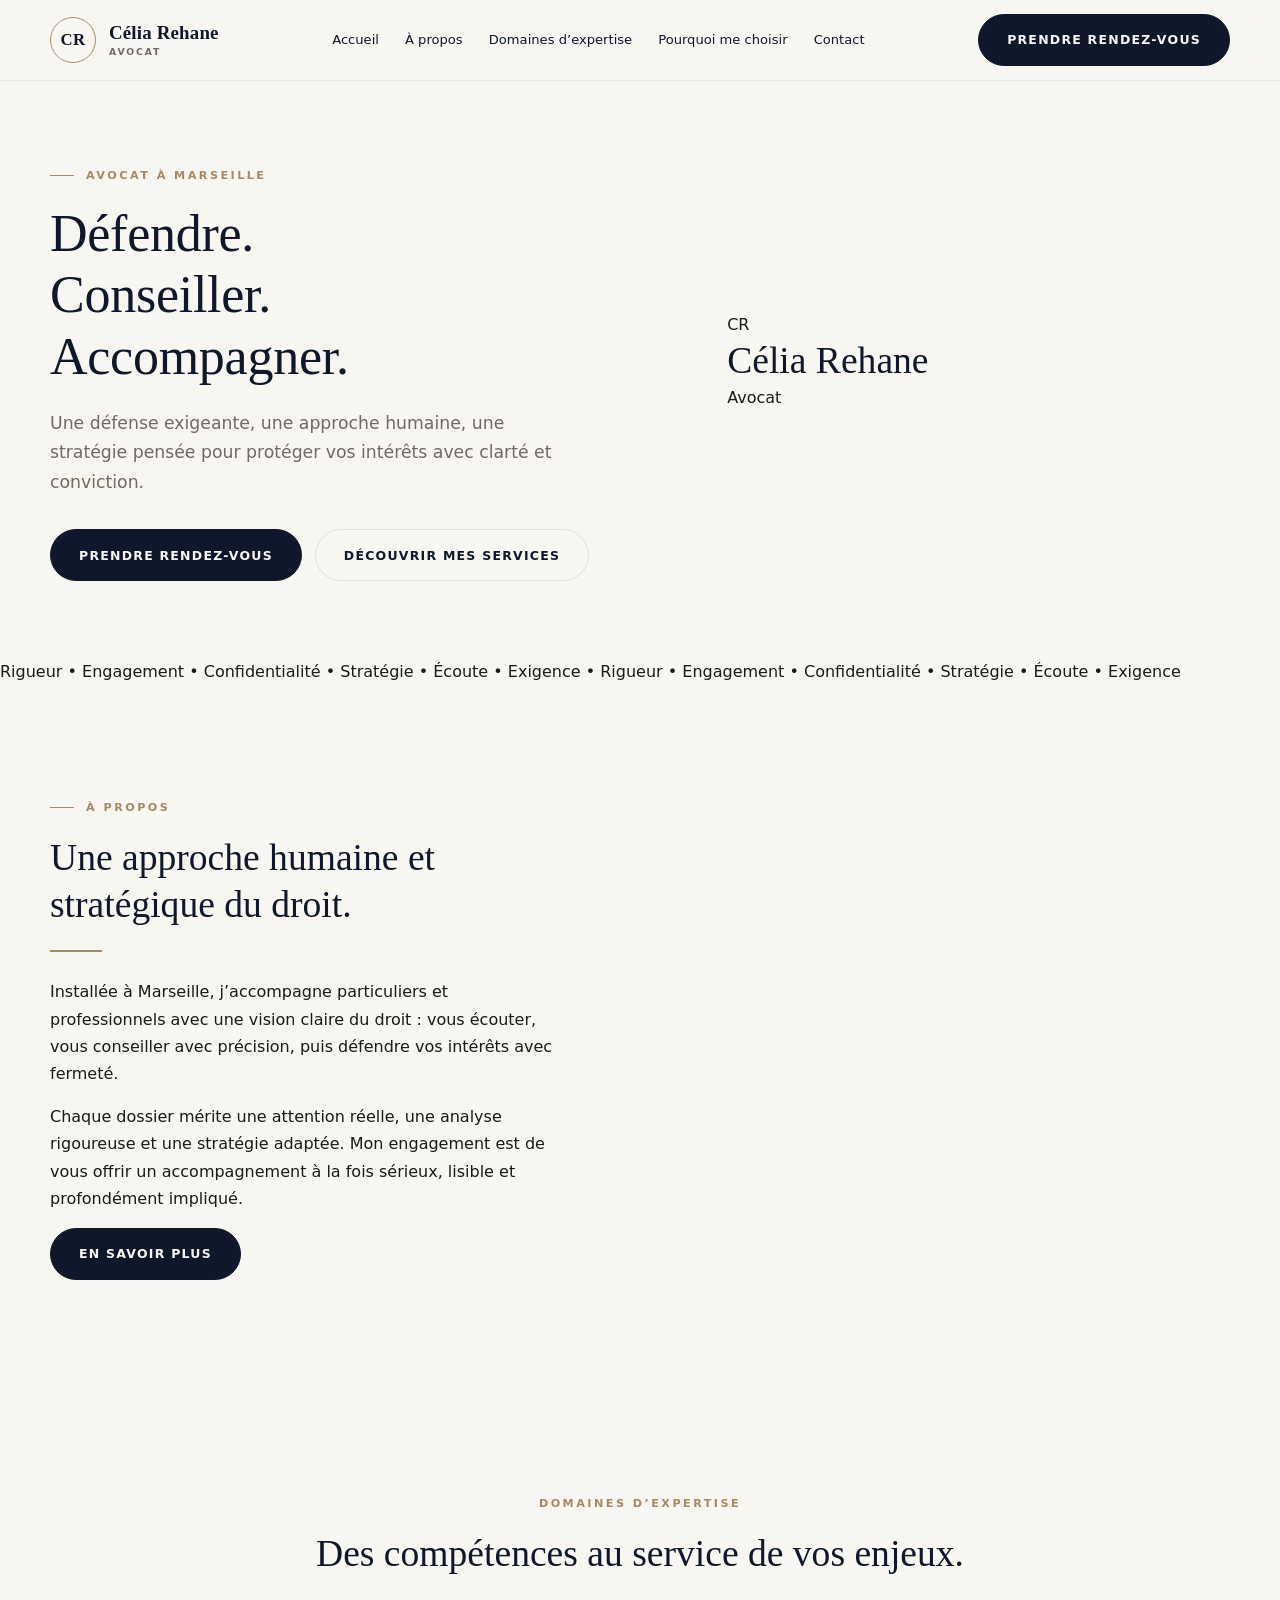
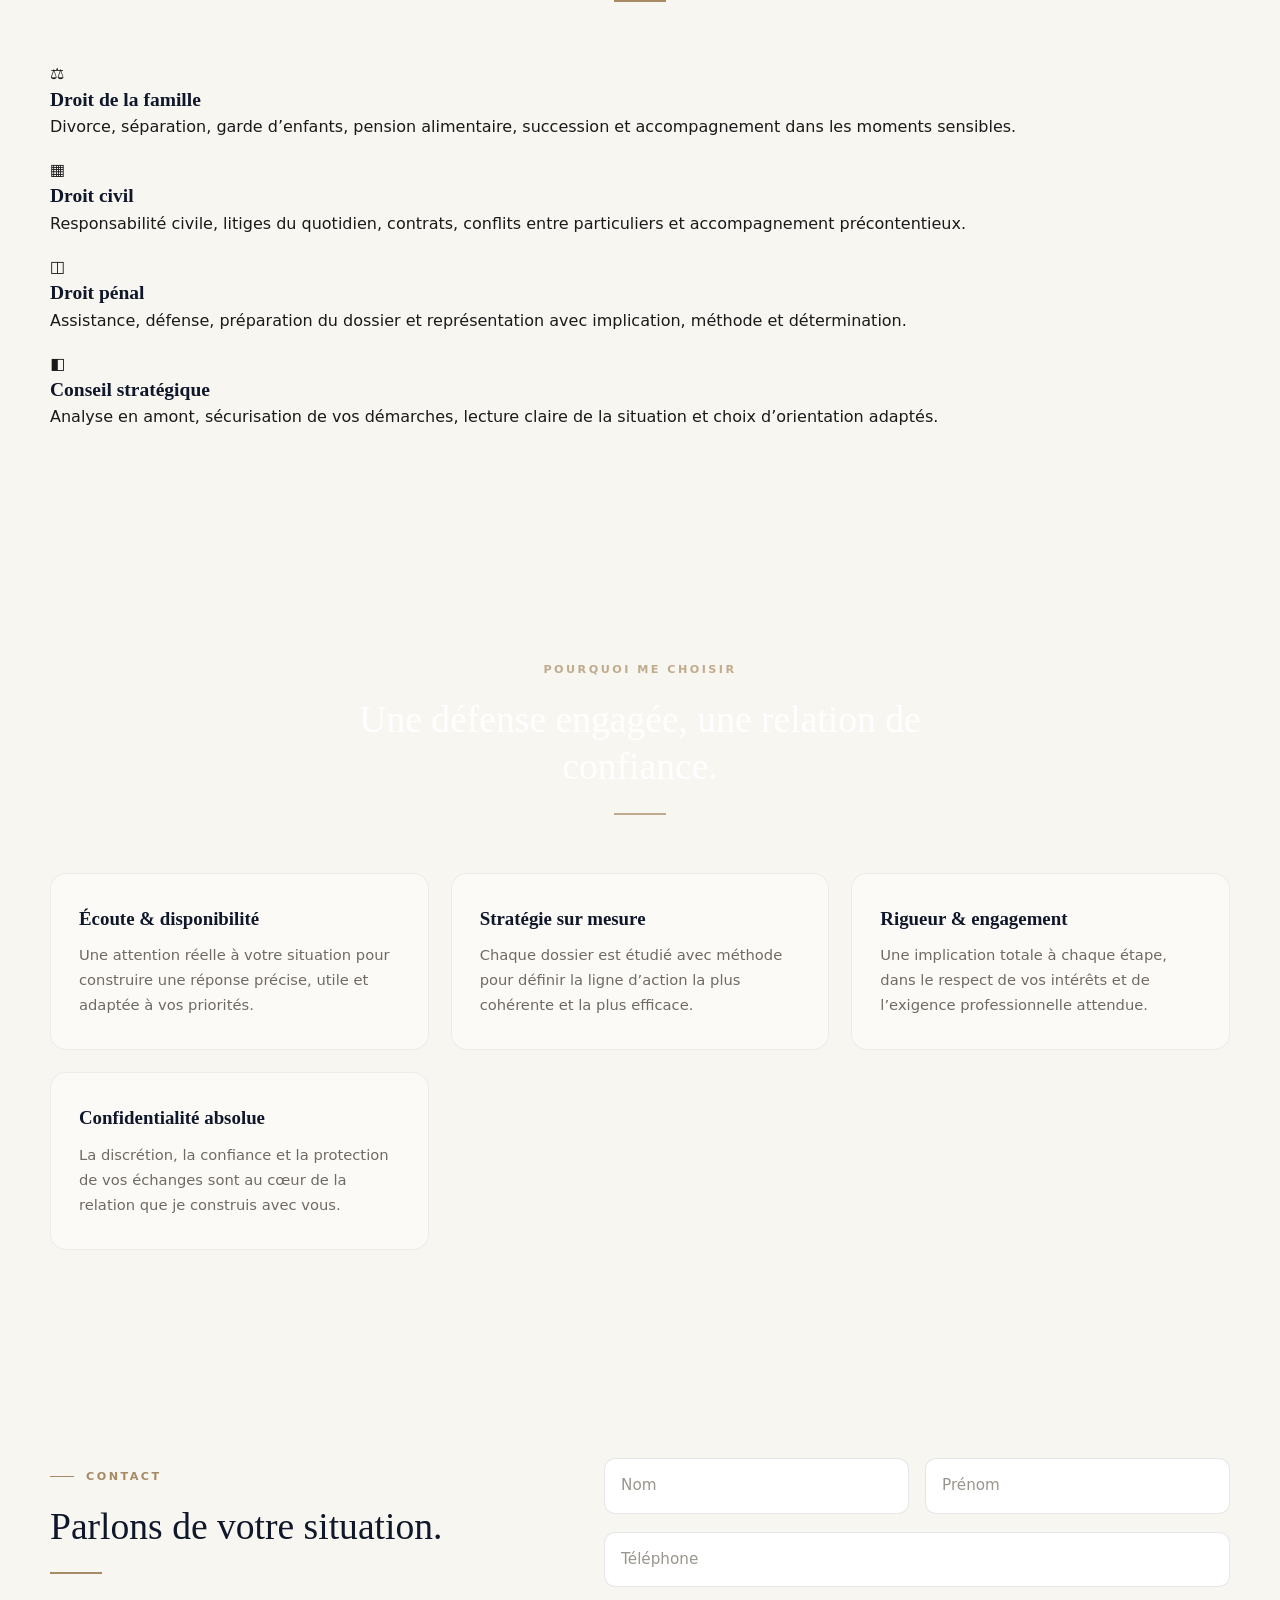
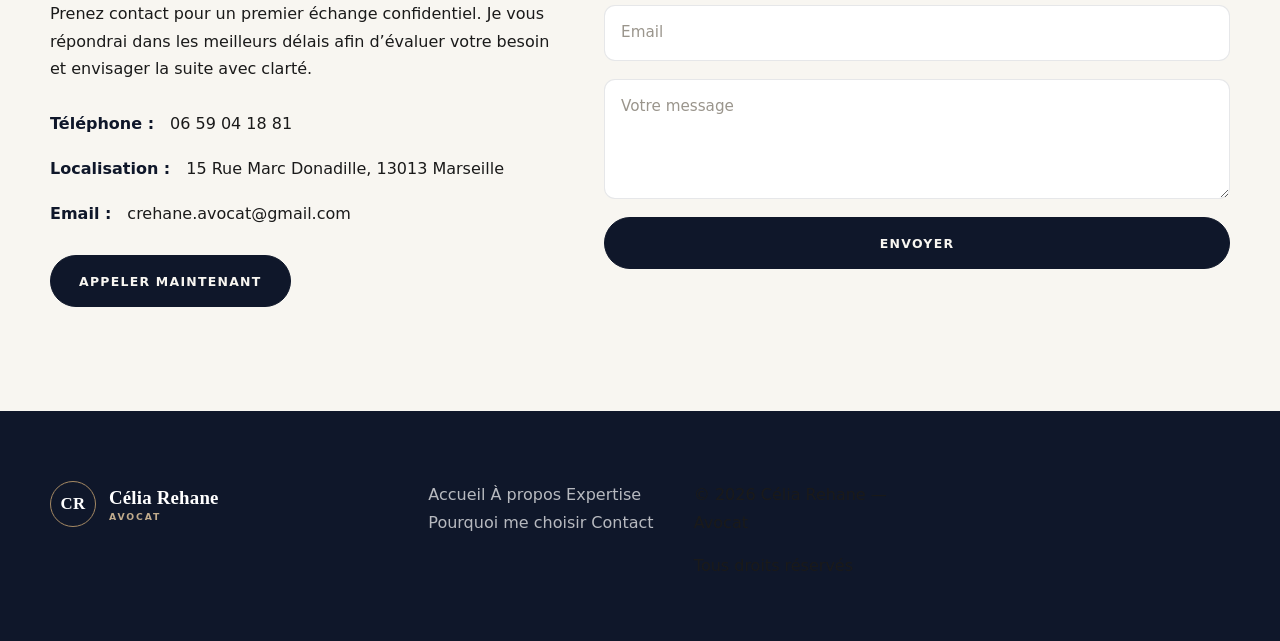
<file: index.html>
<!DOCTYPE html>
<html lang="fr">
<head>
  <meta charset="UTF-8" />
  <meta name="viewport" content="width=device-width, initial-scale=1.0" />
  <title>Célia Rehane — Avocat à Marseille</title>
  <meta
    name="description"
    content="Célia Rehane, avocat à Marseille. Défendre, conseiller, accompagner avec rigueur, écoute et exigence."
  />
  <link rel="preconnect" href="https://fonts.googleapis.com" />
  <link rel="preconnect" href="https://fonts.gstatic.com" crossorigin />
  <link
    href="https://fonts.googleapis.com/css2?family=Cormorant+Garamond:wght@400;500;600;700&family=Montserrat:wght@300;400;500;600&display=swap"
    rel="stylesheet"
  />
  <link rel="stylesheet" href="style.css" />
</head>
<body>
  <div class="site-shell">
    <header class="header">
      <div class="container nav">
        <a href="#accueil" class="brand" aria-label="Accueil Célia Rehane">
          <span class="brand-monogram">CR</span>
          <span class="brand-text">
            <strong>Célia Rehane</strong>
            <small>Avocat</small>
          </span>
        </a>

        <nav class="menu" aria-label="Navigation principale">
          <a href="#accueil">Accueil</a>
          <a href="#apropos">À propos</a>
          <a href="#expertise">Domaines d’expertise</a>
          <a href="#choisir">Pourquoi me choisir</a>
          <a href="#contact">Contact</a>
        </nav>

        <a href="#contact" class="btn btn-dark">Prendre rendez-vous</a>
      </div>
    </header>

    <main>
      <section class="hero section" id="accueil">
        <div class="container hero-grid">
          <div class="hero-copy reveal">
            <p class="eyebrow">Avocat à Marseille</p>
            <h1>Défendre.<br />Conseiller.<br />Accompagner.</h1>
            <p class="hero-subtitle">
              Une défense exigeante, une approche humaine, une stratégie pensée
              pour protéger vos intérêts avec clarté et conviction.
            </p>

            <div class="hero-actions">
              <a href="#contact" class="btn btn-dark">Prendre rendez-vous</a>
              <a href="#expertise" class="btn btn-light">Découvrir mes services</a>
            </div>
          </div>

          <div class="hero-visual reveal delay-1" aria-hidden="true">
            <div class="hero-card">
              <div class="logo-mark">
                <span>C</span><span>R</span>
              </div>
              <div class="hero-signature">
                <h2>Célia Rehane</h2>
                <p>Avocat</p>
              </div>
            </div>
          </div>
        </div>

        <div class="hero-architecture" aria-hidden="true"></div>
      </section>

      <section class="ribbon">
        <div class="ribbon-track">
          <span>Rigueur</span>
          <span>•</span>
          <span>Engagement</span>
          <span>•</span>
          <span>Confidentialité</span>
          <span>•</span>
          <span>Stratégie</span>
          <span>•</span>
          <span>Écoute</span>
          <span>•</span>
          <span>Exigence</span>
          <span>•</span>
          <span>Rigueur</span>
          <span>•</span>
          <span>Engagement</span>
          <span>•</span>
          <span>Confidentialité</span>
          <span>•</span>
          <span>Stratégie</span>
          <span>•</span>
          <span>Écoute</span>
          <span>•</span>
          <span>Exigence</span>
        </div>
      </section>

      <section class="about section" id="apropos">
        <div class="container split-grid">
          <div class="about-copy reveal">
            <p class="eyebrow">À propos</p>
            <h2>Une approche humaine et stratégique du droit.</h2>
            <div class="heading-line"></div>
            <p>
              Installée à Marseille, j’accompagne particuliers et professionnels
              avec une vision claire du droit : vous écouter, vous conseiller avec
              précision, puis défendre vos intérêts avec fermeté.
            </p>
            <p>
              Chaque dossier mérite une attention réelle, une analyse rigoureuse
              et une stratégie adaptée. Mon engagement est de vous offrir un
              accompagnement à la fois sérieux, lisible et profondément impliqué.
            </p>
          <a href="affaires.html" class="btn btn-dark">
  En savoir plus
</a>
          </div>

          <div class="about-visual reveal delay-1" aria-hidden="true">
            <div class="image-panel image-city"></div>
          </div>
        </div>
      </section>

      <section class="expertise section" id="expertise">
        <div class="container">
          <div class="section-intro reveal">
            <p class="eyebrow centered">Domaines d’expertise</p>
            <h2>Des compétences au service de vos enjeux.</h2>
            <div class="heading-line centered"></div>
          </div>

          <div class="cards-grid">
            <article class="service-card reveal">
              <div class="service-icon">⚖</div>
              <h3>Droit de la famille</h3>
              <p>
                Divorce, séparation, garde d’enfants, pension alimentaire,
                succession et accompagnement dans les moments sensibles.
              </p>
            </article>

            <article class="service-card reveal delay-1">
              <div class="service-icon">▦</div>
              <h3>Droit civil</h3>
              <p>
                Responsabilité civile, litiges du quotidien, contrats, conflits
                entre particuliers et accompagnement précontentieux.
              </p>
            </article>

            <article class="service-card reveal delay-2">
              <div class="service-icon">◫</div>
              <h3>Droit pénal</h3>
              <p>
                Assistance, défense, préparation du dossier et représentation avec
                implication, méthode et détermination.
              </p>
            </article>

            <article class="service-card reveal delay-3">
              <div class="service-icon">◧</div>
              <h3>Conseil stratégique</h3>
              <p>
                Analyse en amont, sécurisation de vos démarches, lecture claire de
                la situation et choix d’orientation adaptés.
              </p>
            </article>
          </div>
        </div>
      </section>

      <section class="values section dark-section" id="choisir">
        <div class="dark-overlay"></div>
        <div class="container values-content">
          <div class="section-intro light reveal">
            <p class="eyebrow centered light">Pourquoi me choisir</p>
            <h2>Une défense engagée, une relation de confiance.</h2>
            <div class="heading-line centered light"></div>
          </div>

          <div class="values-grid">
            <article class="value-card reveal">
              <h3>Écoute & disponibilité</h3>
              <p>
                Une attention réelle à votre situation pour construire une réponse
                précise, utile et adaptée à vos priorités.
              </p>
            </article>

            <article class="value-card reveal delay-1">
              <h3>Stratégie sur mesure</h3>
              <p>
                Chaque dossier est étudié avec méthode pour définir la ligne
                d’action la plus cohérente et la plus efficace.
              </p>
            </article>

            <article class="value-card reveal delay-2">
              <h3>Rigueur & engagement</h3>
              <p>
                Une implication totale à chaque étape, dans le respect de vos
                intérêts et de l’exigence professionnelle attendue.
              </p>
            </article>

            <article class="value-card reveal delay-3">
              <h3>Confidentialité absolue</h3>
              <p>
                La discrétion, la confiance et la protection de vos échanges sont
                au cœur de la relation que je construis avec vous.
              </p>
            </article>
          </div>
        </div>
      </section>

      <section class="contact section" id="contact">
        <div class="container contact-grid">
          <div class="contact-copy reveal">
            <p class="eyebrow">Contact</p>
            <h2>Parlons de votre situation.</h2>
            <div class="heading-line"></div>
            <p>
              Prenez contact pour un premier échange confidentiel. Je vous
              répondrai dans les meilleurs délais afin d’évaluer votre besoin et
              envisager la suite avec clarté.
            </p>

            <ul class="contact-list">
              <li><strong>Téléphone :</strong> <a href="tel:0659041881">06 59 04 18 81</a></li>
              <li><strong>Localisation :</strong> 15 Rue Marc Donadille, 13013 Marseille </li>
              <li><strong>Email :</strong> crehane.avocat@gmail.com</li>
            </ul>

            <a href="tel:0659041881" class="btn btn-dark">Appeler maintenant</a>
          </div>

          <div class="contact-form-card reveal delay-1">
<form
  name="contact"
  method="POST"
  data-netlify="true"
  netlify
  class="contact-form"
>
  <input type="hidden" name="form-name" value="contact" />

  <div class="form-row">
    <input type="text" name="nom" placeholder="Nom" required />
    <input type="text" name="prenom" placeholder="Prénom" required />
  </div>

  <input type="tel" name="telephone" placeholder="Téléphone" required />

  <input type="email" name="email" placeholder="Email" required />

  <textarea name="message" placeholder="Votre message" required></textarea>

  <button type="submit" class="btn btn-dark">Envoyer</button>
</form>
          </div>
        </div>
      </section>
    </main>

    <footer class="footer">
      <div class="container footer-grid">
        <div class="footer-brand">
          <div class="brand footer-logo">
            <span class="brand-monogram">CR</span>
            <span class="brand-text">
              <strong>Célia Rehane</strong>
              <small>Avocat</small>
            </span>
          </div>
        </div>

        <div class="footer-links">
          <a href="#accueil">Accueil</a>
          <a href="#apropos">À propos</a>
          <a href="#expertise">Expertise</a>
          <a href="#choisir">Pourquoi me choisir</a>
          <a href="#contact">Contact</a>
        </div>

        <div class="footer-copy">
          <p>© 2026 Célia Rehane — Avocat</p>
          <p>Tous droits réservés</p>
        </div>
      </div>
    </footer>
  </div>
</body>
</html>
</file>
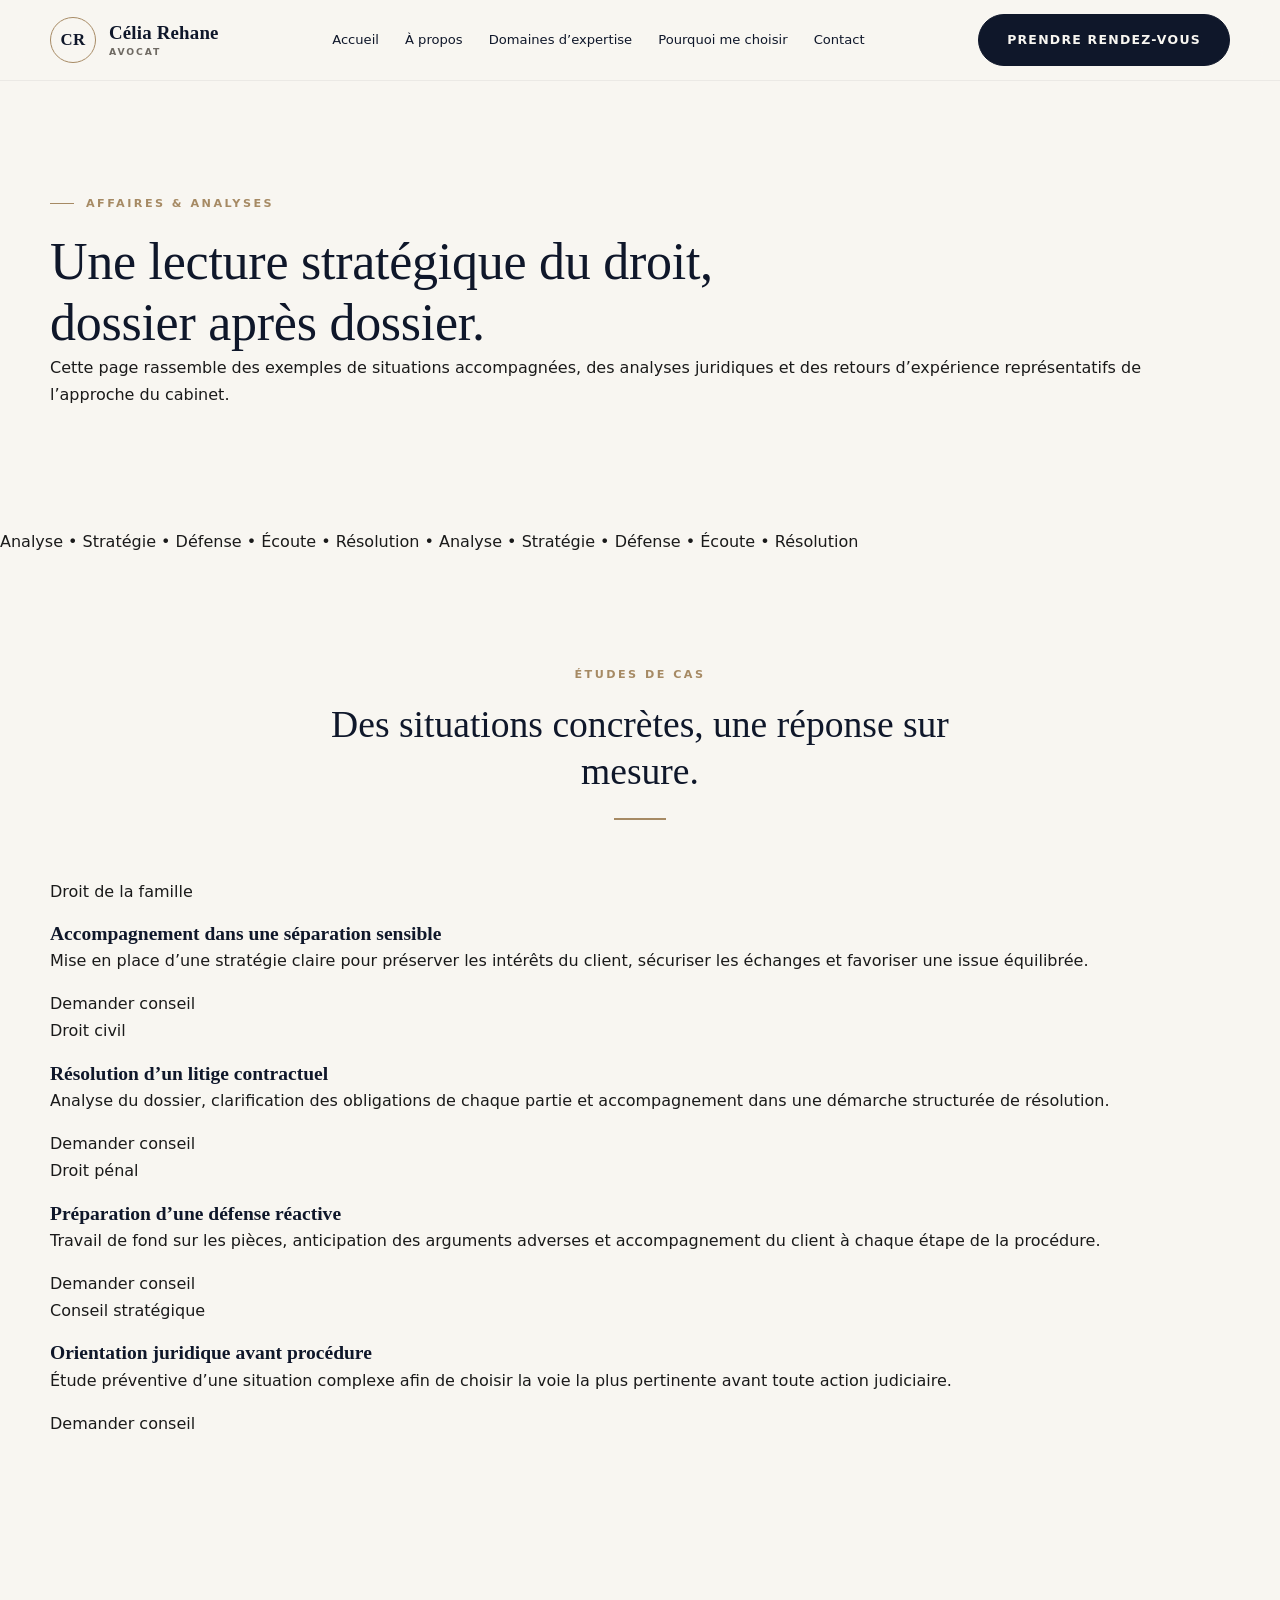
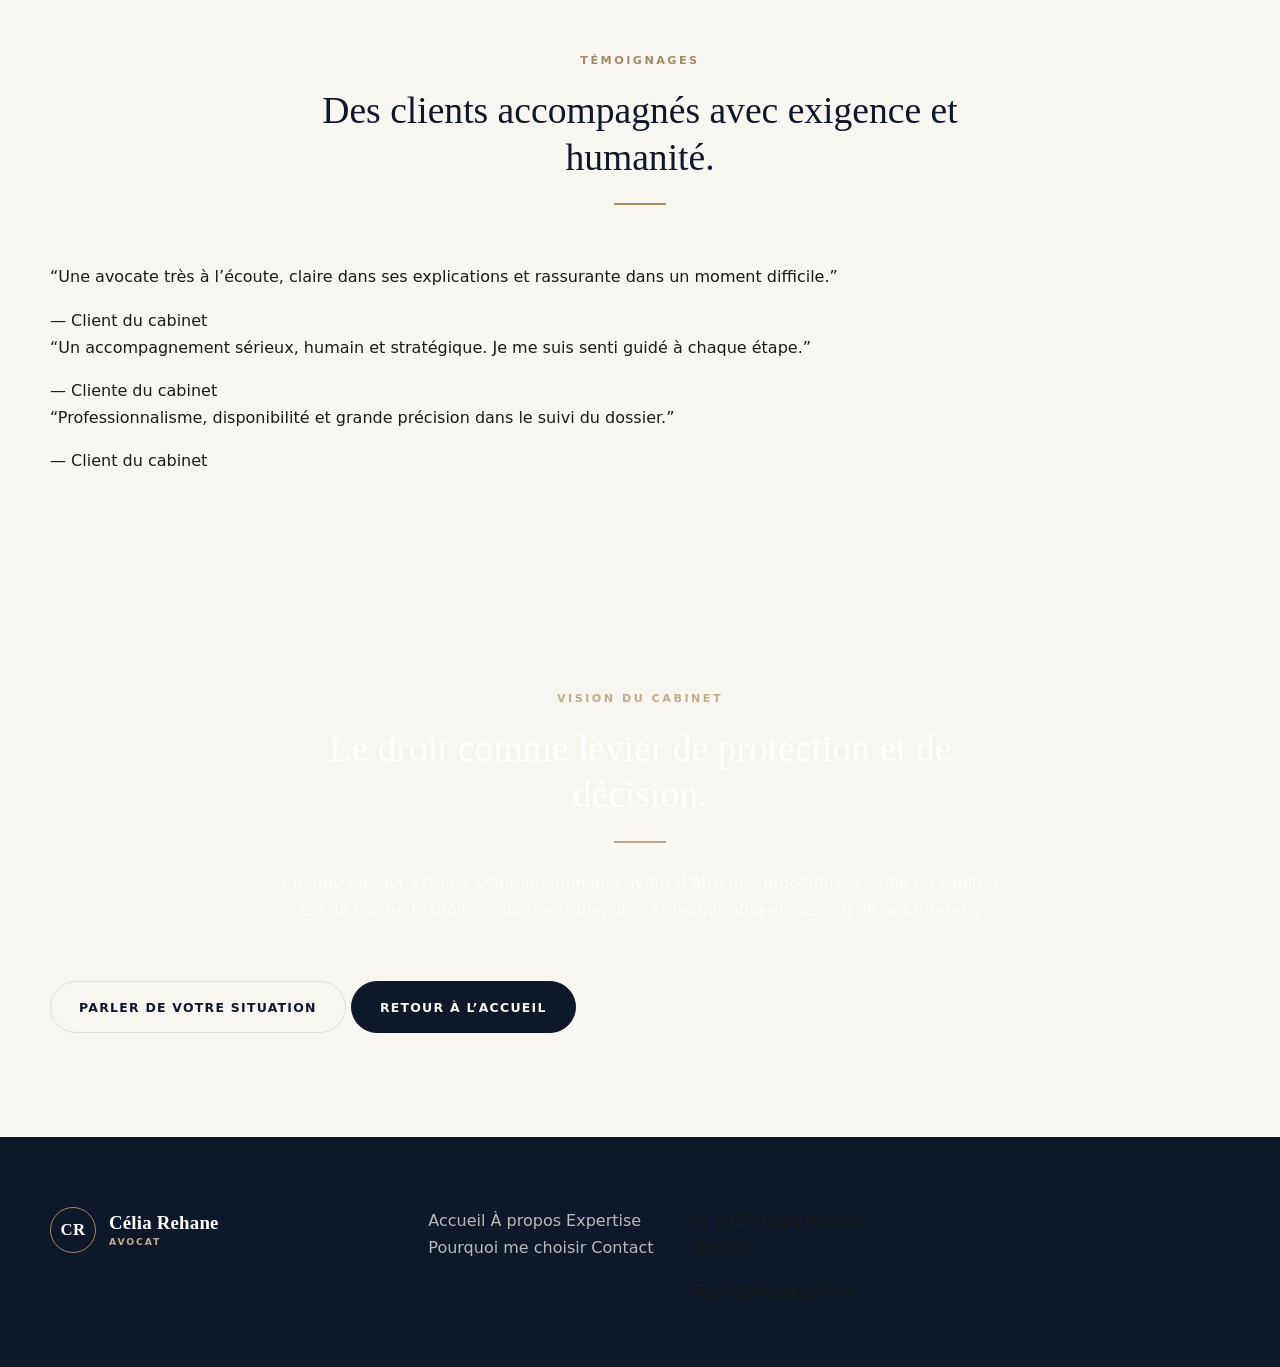
<file: affaires.html>
<!DOCTYPE html>
<html lang="fr">
<head>
  <meta charset="UTF-8" />
  <meta name="viewport" content="width=device-width, initial-scale=1.0" />

  <title>Affaires & Analyses — Célia Rehane</title>
  <meta
    name="description"
    content="Affaires, analyses et retours d’expérience du cabinet Célia Rehane, avocat à Marseille."
  />

  <link rel="preconnect" href="https://fonts.googleapis.com" />
  <link rel="preconnect" href="https://fonts.gstatic.com" crossorigin />
  <link
    href="https://fonts.googleapis.com/css2?family=Cormorant+Garamond:wght@400;500;600;700&family=Montserrat:wght@300;400;500;600&display=swap"
    rel="stylesheet"
  />

  <link rel="stylesheet" href="style.css" />
</head>

<body>
  <div class="site-shell">
    <header class="header">
      <div class="container nav">
        <a href="index.html" class="brand" aria-label="Retour accueil Célia Rehane">
          <span class="brand-monogram">CR</span>
          <span class="brand-text">
            <strong>Célia Rehane</strong>
            <small>Avocat</small>
          </span>
        </a>

        <nav class="menu" aria-label="Navigation principale">
          <a href="index.html#accueil">Accueil</a>
          <a href="index.html#apropos">À propos</a>
          <a href="index.html#expertise">Domaines d’expertise</a>
          <a href="index.html#choisir">Pourquoi me choisir</a>
          <a href="index.html#contact">Contact</a>
        </nav>

        <a href="index.html#contact" class="btn btn-dark">Prendre rendez-vous</a>
      </div>
    </header>

    <main>
      <section class="blog-hero section">
        <div class="container">
          <p class="eyebrow reveal">Affaires & Analyses</p>

          <h1 class="reveal delay-1">
            Une lecture stratégique du droit,<br />
            dossier après dossier.
          </h1>

          <p class="blog-hero-text reveal delay-2">
            Cette page rassemble des exemples de situations accompagnées,
            des analyses juridiques et des retours d’expérience représentatifs
            de l’approche du cabinet.
          </p>
        </div>
      </section>

      <section class="ribbon">
        <div class="ribbon-track">
          <span>Analyse</span>
          <span>•</span>
          <span>Stratégie</span>
          <span>•</span>
          <span>Défense</span>
          <span>•</span>
          <span>Écoute</span>
          <span>•</span>
          <span>Résolution</span>
          <span>•</span>
          <span>Analyse</span>
          <span>•</span>
          <span>Stratégie</span>
          <span>•</span>
          <span>Défense</span>
          <span>•</span>
          <span>Écoute</span>
          <span>•</span>
          <span>Résolution</span>
        </div>
      </section>

      <section class="section">
        <div class="container">
          <div class="section-intro reveal">
            <p class="eyebrow centered">Études de cas</p>
            <h2>Des situations concrètes, une réponse sur mesure.</h2>
            <div class="heading-line centered"></div>
          </div>

          <div class="blog-grid">
            <article class="blog-card reveal">
              <p class="blog-category">Droit de la famille</p>
              <h3>Accompagnement dans une séparation sensible</h3>
              <p>
                Mise en place d’une stratégie claire pour préserver les intérêts
                du client, sécuriser les échanges et favoriser une issue équilibrée.
              </p>
              <a href="index.html#contact" class="blog-link">Demander conseil</a>
            </article>

            <article class="blog-card reveal delay-1">
              <p class="blog-category">Droit civil</p>
              <h3>Résolution d’un litige contractuel</h3>
              <p>
                Analyse du dossier, clarification des obligations de chaque partie
                et accompagnement dans une démarche structurée de résolution.
              </p>
              <a href="index.html#contact" class="blog-link">Demander conseil</a>
            </article>

            <article class="blog-card reveal delay-2">
              <p class="blog-category">Droit pénal</p>
              <h3>Préparation d’une défense réactive</h3>
              <p>
                Travail de fond sur les pièces, anticipation des arguments adverses
                et accompagnement du client à chaque étape de la procédure.
              </p>
              <a href="index.html#contact" class="blog-link">Demander conseil</a>
            </article>

            <article class="blog-card reveal delay-3">
              <p class="blog-category">Conseil stratégique</p>
              <h3>Orientation juridique avant procédure</h3>
              <p>
                Étude préventive d’une situation complexe afin de choisir la voie
                la plus pertinente avant toute action judiciaire.
              </p>
              <a href="index.html#contact" class="blog-link">Demander conseil</a>
            </article>
          </div>
        </div>
      </section>

      <section class="section testimonials-section">
        <div class="container">
          <div class="section-intro reveal">
            <p class="eyebrow centered">Témoignages</p>
            <h2>Des clients accompagnés avec exigence et humanité.</h2>
            <div class="heading-line centered"></div>
          </div>

          <div class="testimonials-grid">
            <article class="testimonial-card reveal">
              <p>
                “Une avocate très à l’écoute, claire dans ses explications et
                rassurante dans un moment difficile.”
              </p>
              <span>— Client du cabinet</span>
            </article>

            <article class="testimonial-card reveal delay-1">
              <p>
                “Un accompagnement sérieux, humain et stratégique. Je me suis senti
                guidé à chaque étape.”
              </p>
              <span>— Cliente du cabinet</span>
            </article>

            <article class="testimonial-card reveal delay-2">
              <p>
                “Professionnalisme, disponibilité et grande précision dans le suivi
                du dossier.”
              </p>
              <span>— Client du cabinet</span>
            </article>
          </div>
        </div>
      </section>

      <section class="section dark-section">
        <div class="container values-content">
          <div class="section-intro light reveal">
            <p class="eyebrow centered light">Vision du cabinet</p>
            <h2>Le droit comme levier de protection et de décision.</h2>
            <div class="heading-line centered light"></div>
            <p>
              Chaque dossier est une situation humaine avant d’être une procédure.
              Le rôle du cabinet est de rendre le droit compréhensible, utile et
              mobilisable au service de vos intérêts.
            </p>
          </div>

          <div class="blog-cta reveal delay-1">
            <a href="index.html#contact" class="btn btn-light">Parler de votre situation</a>
            <a href="index.html" class="btn btn-dark">Retour à l’accueil</a>
          </div>
        </div>
      </section>
    </main>

    <footer class="footer">
      <div class="container footer-grid">
        <div class="footer-brand">
          <div class="brand footer-logo">
            <span class="brand-monogram">CR</span>
            <span class="brand-text">
              <strong>Célia Rehane</strong>
              <small>Avocat</small>
            </span>
          </div>
        </div>

        <div class="footer-links">
          <a href="index.html#accueil">Accueil</a>
          <a href="index.html#apropos">À propos</a>
          <a href="index.html#expertise">Expertise</a>
          <a href="index.html#choisir">Pourquoi me choisir</a>
          <a href="index.html#contact">Contact</a>
        </div>

        <div class="footer-copy">
          <p>© 2026 Célia Rehane — Avocat</p>
          <p>Tous droits réservés</p>
        </div>
      </div>
    </footer>
  </div>
</body>
</html>
</file>
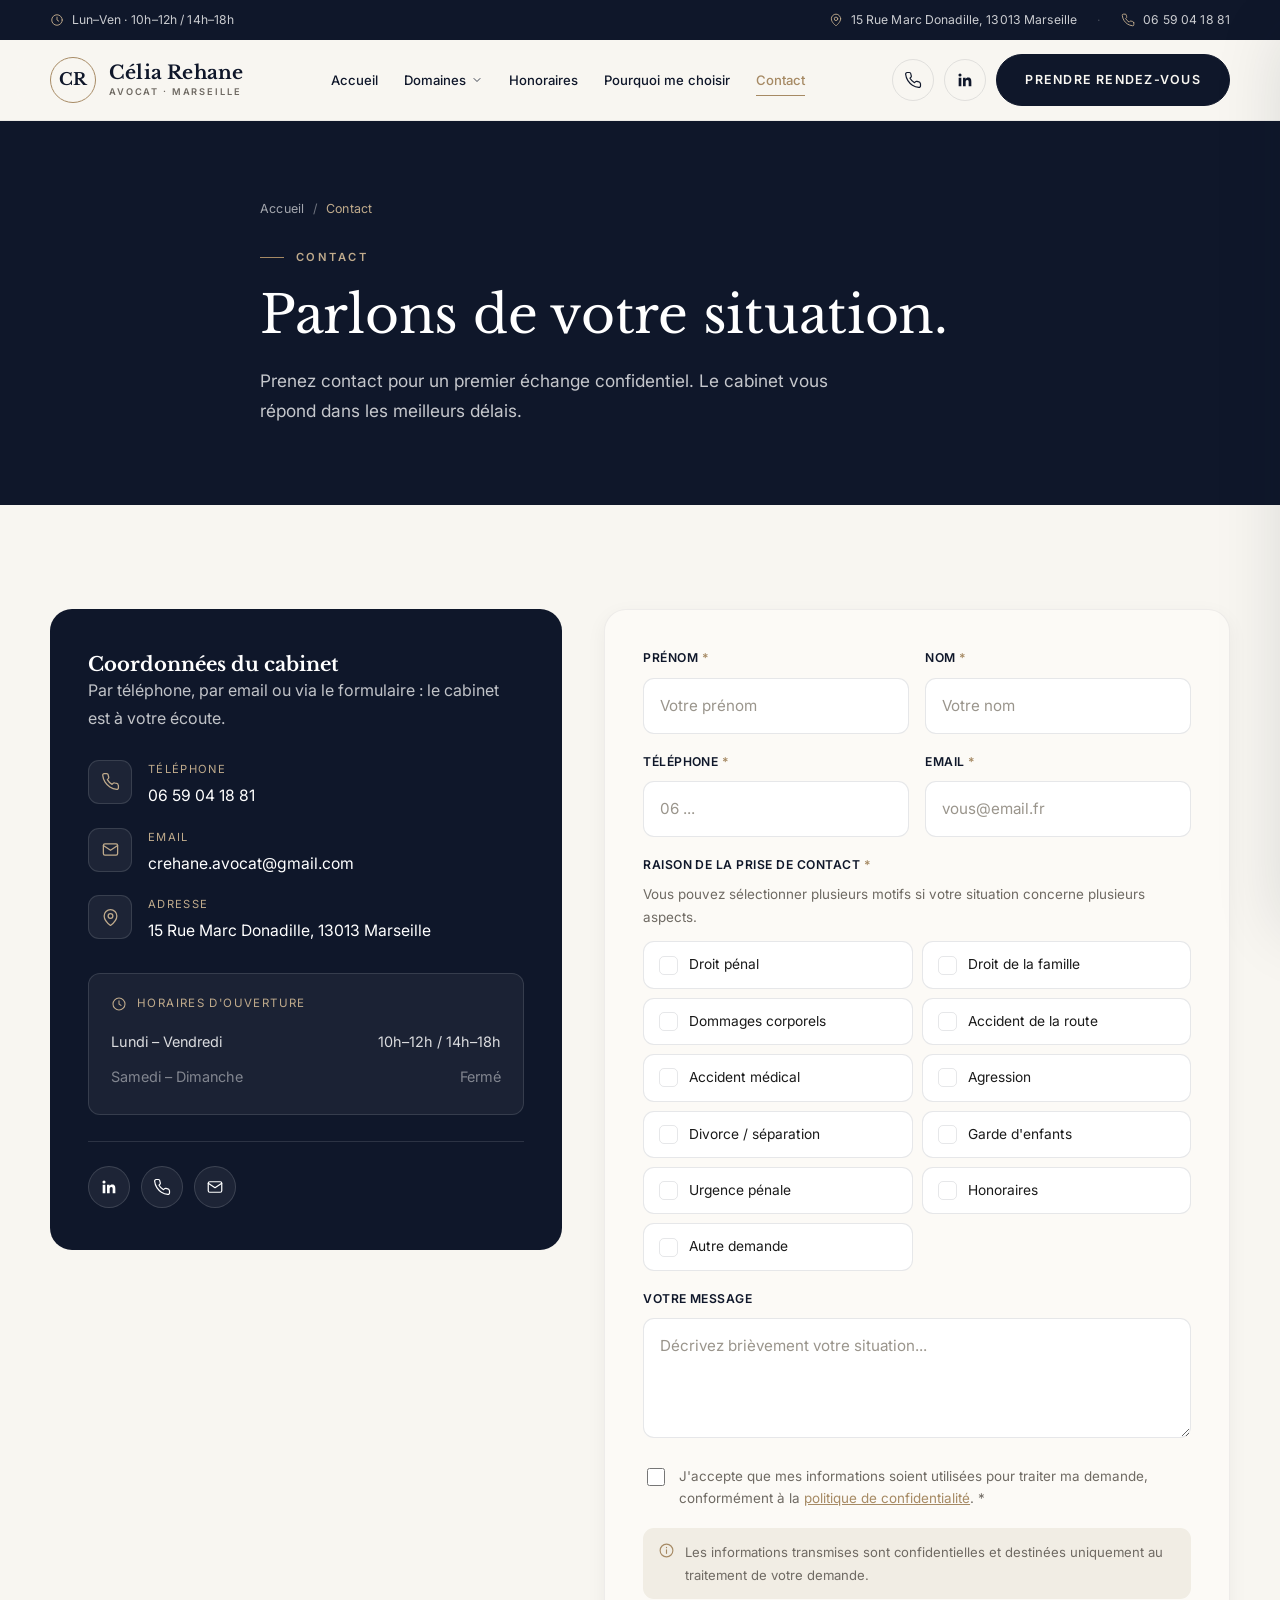
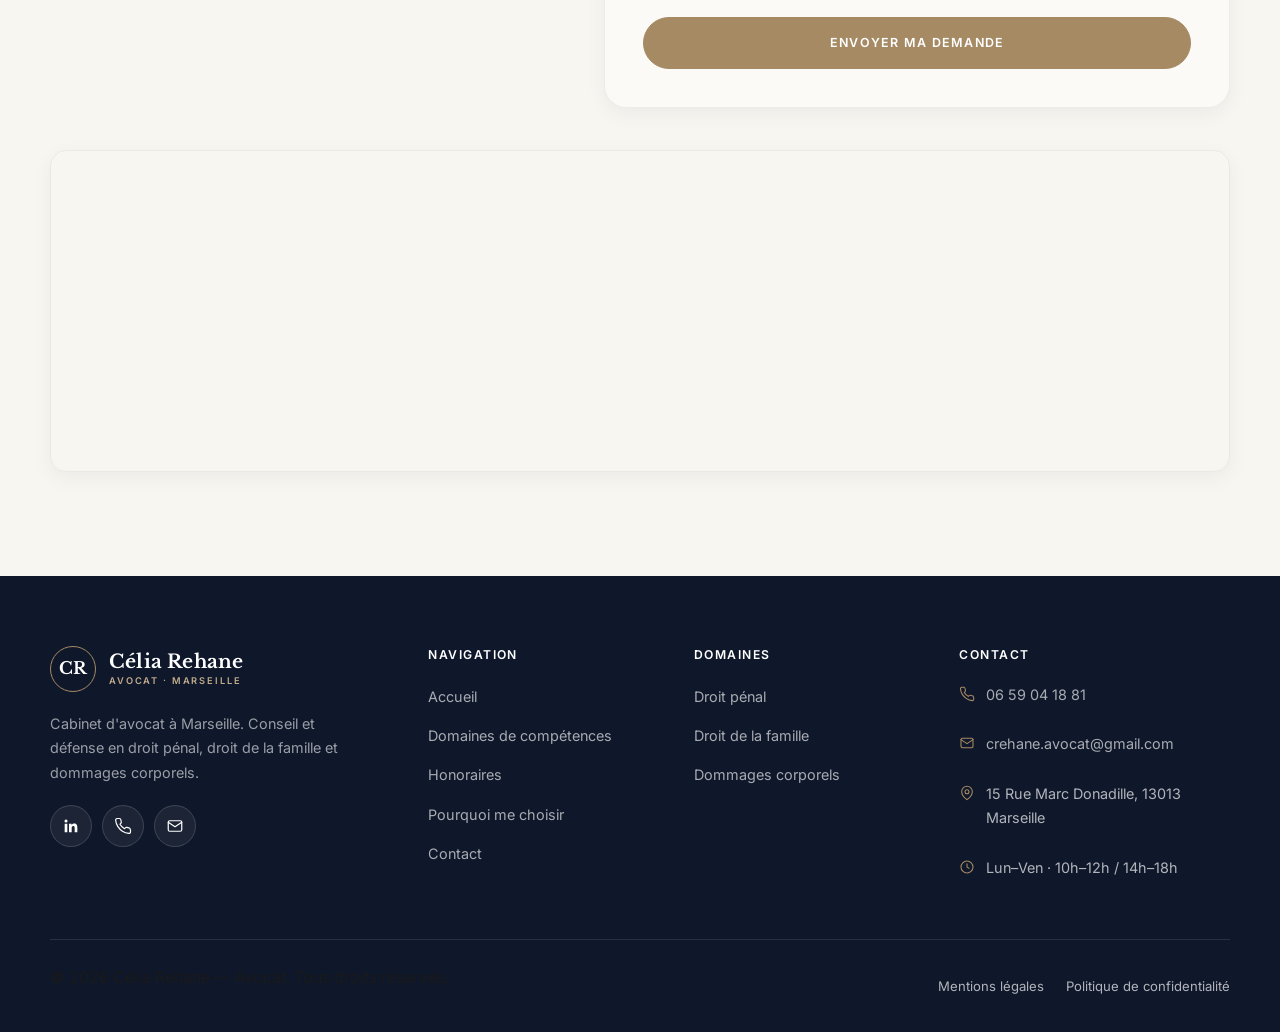
<file: contact.html>
<!DOCTYPE html>
<html lang="fr">
<head>
  <meta charset="UTF-8" />
  <meta name="viewport" content="width=device-width, initial-scale=1.0" />
  <title>Contact — Avocat à Marseille | Célia Rehane</title>
  <meta name="description" content="Contactez le cabinet d'avocat Célia Rehane à Marseille : téléphone, email, formulaire et horaires. Premier échange confidentiel." />
  <meta name="theme-color" content="#0f172a" />
  <link rel="canonical" href="https://www.celia-rehane-avocat.fr/contact.html" />
  <meta property="og:type" content="website" />
  <meta property="og:locale" content="fr_FR" />
  <meta property="og:title" content="Contact — Avocat à Marseille | Célia Rehane" />
  <meta property="og:description" content="Contactez le cabinet d'avocat Célia Rehane à Marseille : téléphone, email, formulaire et horaires. Premier échange confidentiel." />
  <meta property="og:image" content="photo-output.jpg" />
  <script>document.documentElement.classList.add("js");</script>
  <link rel="preconnect" href="https://fonts.googleapis.com" />
  <link rel="preconnect" href="https://fonts.gstatic.com" crossorigin />
  <link href="https://fonts.googleapis.com/css2?family=Libre+Baskerville:ital,wght@0,400;0,700;1,400&family=Inter:wght@300;400;500;600;700&display=swap" rel="stylesheet" />
  <link rel="stylesheet" href="style.css" />
  <script type="application/ld+json">
  {"@context":"https://schema.org","@type":"Attorney","name":"Célia Rehane — Avocat","telephone":"+33659041881","email":"crehane.avocat@gmail.com","address":{"@type":"PostalAddress","streetAddress":"15 Rue Marc Donadille","postalCode":"13013","addressLocality":"Marseille","addressCountry":"FR"}}
  </script>
</head>
<body>
  <div class="site-shell">

    <div class="topbar topbar-desktop-only">
      <div class="container topbar-inner">
        <span class="topbar-item"><svg viewBox="0 0 24 24" fill="none" stroke="currentColor" stroke-width="1.6" stroke-linecap="round" stroke-linejoin="round"><circle cx="12" cy="12" r="9"/><path d="M12 7v5l3 2"/></svg> Lun–Ven · 10h–12h / 14h–18h</span>
        <div class="topbar-right">
          <a class="topbar-item" href="https://maps.google.com/?q=15+Rue+Marc+Donadille+13013+Marseille" target="_blank" rel="noopener"><svg viewBox="0 0 24 24" fill="none" stroke="currentColor" stroke-width="1.6" stroke-linecap="round" stroke-linejoin="round"><path d="M20 10c0 6-8 12-8 12s-8-6-8-12a8 8 0 0 1 16 0Z"/><circle cx="12" cy="10" r="3"/></svg> 15 Rue Marc Donadille, 13013 Marseille</a>
          <span class="topbar-sep">·</span>
          <a class="topbar-item" href="tel:+33659041881"><svg viewBox="0 0 24 24" fill="none" stroke="currentColor" stroke-width="1.6" stroke-linecap="round" stroke-linejoin="round"><path d="M22 16.9v3a2 2 0 0 1-2.2 2 19.8 19.8 0 0 1-8.6-3 19.5 19.5 0 0 1-6-6 19.8 19.8 0 0 1-3-8.6A2 2 0 0 1 4.1 2h3a2 2 0 0 1 2 1.7c.1.9.3 1.8.6 2.6a2 2 0 0 1-.5 2.1L8 9.6a16 16 0 0 0 6 6l1.2-1.2a2 2 0 0 1 2.1-.5c.8.3 1.7.5 2.6.6a2 2 0 0 1 1.7 2Z"/></svg> 06 59 04 18 81</a>
        </div>
      </div>
    </div>

    <header class="header">
      <div class="container nav">
        <a href="index.html" class="brand" aria-label="Accueil — Célia Rehane Avocat">
          <span class="brand-monogram">CR</span><span class="brand-text"><strong>Célia Rehane</strong><small>Avocat · Marseille</small></span>
        </a>
        <nav class="menu" aria-label="Navigation principale">
          <a href="index.html">Accueil</a>
          <div class="nav-item">
            <button class="nav-trigger" aria-expanded="false" aria-haspopup="true">Domaines <svg viewBox="0 0 24 24" fill="none" stroke="currentColor" stroke-width="1.6" stroke-linecap="round" stroke-linejoin="round"><path d="m6 9 6 6 6-6"/></svg></button>
            <div class="mega" role="menu">
              <div class="mega-grid">
                <a href="droit-penal.html" class="mega-card" role="menuitem"><span class="mega-ico"><svg viewBox="0 0 24 24" fill="none" stroke="currentColor" stroke-width="1.6" stroke-linecap="round" stroke-linejoin="round"><path d="M12 3 4 6v6c0 5 3.5 7.5 8 9 4.5-1.5 8-4 8-9V6l-8-3Z"/><path d="m9 12 2 2 4-4"/></svg></span><h4>Droit pénal</h4><p>Garde à vue, comparution, audience, défense des victimes et des mis en cause.</p></a>
                <a href="droit-de-la-famille.html" class="mega-card" role="menuitem"><span class="mega-ico"><svg viewBox="0 0 24 24" fill="none" stroke="currentColor" stroke-width="1.6" stroke-linecap="round" stroke-linejoin="round"><circle cx="9" cy="8" r="3"/><circle cx="17" cy="9" r="2.3"/><path d="M3.5 19a5.5 5.5 0 0 1 11 0M15 19a4 4 0 0 1 5.5-3.7"/></svg></span><h4>Droit de la famille</h4><p>Divorce, séparation, garde d'enfants, pension alimentaire, autorité parentale.</p></a>
                <a href="dommages-corporels.html" class="mega-card" role="menuitem"><span class="mega-ico"><svg viewBox="0 0 24 24" fill="none" stroke="currentColor" stroke-width="1.6" stroke-linecap="round" stroke-linejoin="round"><path d="M3 12h4l2-5 3 9 2-4h4"/><path d="M20.5 8.5a4 4 0 0 0-7-2.6"/></svg></span><h4>Dommages corporels</h4><p>Accident, agression, erreur médicale : indemnisation de vos préjudices.</p></a>
                <div class="mega-promo"><span class="tag"><svg viewBox="0 0 24 24" fill="none" stroke="currentColor" stroke-width="1.6" stroke-linecap="round" stroke-linejoin="round"><path d="M20 6 9 17l-5-5"/></svg> Premier rendez-vous gratuit</span><p>Sans engagement en dommages corporels et en droit de la famille.</p><a href="contact.html" class="btn btn-cream btn-sm">Prendre rendez-vous</a></div>
              </div>
            </div>
          </div>
          <a href="honoraires.html">Honoraires</a>
          <a href="pourquoi-me-choisir.html">Pourquoi me choisir</a>
          <a href="contact.html" class="active" aria-current="page">Contact</a>
        </nav>
        <div class="nav-actions">
          <a href="tel:+33659041881" class="icon-btn" aria-label="Appeler le cabinet"><svg viewBox="0 0 24 24" fill="none" stroke="currentColor" stroke-width="1.6" stroke-linecap="round" stroke-linejoin="round"><path d="M22 16.9v3a2 2 0 0 1-2.2 2 19.8 19.8 0 0 1-8.6-3 19.5 19.5 0 0 1-6-6 19.8 19.8 0 0 1-3-8.6A2 2 0 0 1 4.1 2h3a2 2 0 0 1 2 1.7c.1.9.3 1.8.6 2.6a2 2 0 0 1-.5 2.1L8 9.6a16 16 0 0 0 6 6l1.2-1.2a2 2 0 0 1 2.1-.5c.8.3 1.7.5 2.6.6a2 2 0 0 1 1.7 2Z"/></svg></a>
          <a href="https://www.linkedin.com/" target="_blank" rel="noopener" class="icon-btn" aria-label="LinkedIn du cabinet"><svg viewBox="0 0 24 24" fill="currentColor"><path d="M20.45 20.45h-3.56v-5.57c0-1.33-.02-3.04-1.85-3.04-1.85 0-2.14 1.45-2.14 2.94v5.67H9.35V9h3.42v1.56h.05c.48-.9 1.64-1.85 3.37-1.85 3.6 0 4.27 2.37 4.27 5.46v6.28ZM5.34 7.43a2.07 2.07 0 1 1 0-4.14 2.07 2.07 0 0 1 0 4.14ZM7.12 20.45H3.55V9h3.57v11.45Z"/></svg></a>
          <a href="contact.html" class="btn btn-dark rdv-desktop">Prendre rendez-vous</a>
          <button class="burger" aria-label="Ouvrir le menu" aria-expanded="false" aria-controls="mobileMenu"><span></span><span></span><span></span></button>
        </div>
      </div>
    </header>

    <div class="drawer-backdrop"></div>
    <aside class="mobile-nav" id="mobileMenu" aria-label="Menu mobile">
      <div class="mobile-nav-head"><span class="brand-text"><strong style="font-family:var(--font-serif);font-size:1.3rem;">Célia Rehane</strong></span><button class="mobile-close" aria-label="Fermer le menu"><svg viewBox="0 0 24 24" fill="none" stroke="currentColor" stroke-width="1.8" stroke-linecap="round" stroke-linejoin="round"><path d="M18 6 6 18M6 6l12 12"/></svg></button></div>
      <nav class="mobile-links">
        <a href="index.html">Accueil</a>
        <button class="m-acc-trigger" aria-expanded="false">Domaines de compétences <svg viewBox="0 0 24 24" fill="none" stroke="currentColor" stroke-width="1.6" stroke-linecap="round" stroke-linejoin="round"><path d="m6 9 6 6 6-6"/></svg></button>
        <div class="m-acc-panel"><a href="domaines-de-competences.html">Tous les domaines</a><a href="droit-penal.html">Droit pénal</a><a href="droit-de-la-famille.html">Droit de la famille</a><a href="dommages-corporels.html">Dommages corporels</a></div>
        <a href="honoraires.html">Honoraires</a>
        <a href="pourquoi-me-choisir.html">Pourquoi me choisir</a>
        <a href="contact.html">Contact</a>
      </nav>
      <div class="mobile-meta">
        <div class="row"><svg viewBox="0 0 24 24" fill="none" stroke="currentColor" stroke-width="1.6" stroke-linecap="round" stroke-linejoin="round"><circle cx="12" cy="12" r="9"/><path d="M12 7v5l3 2"/></svg> Lun–Ven · 10h–12h / 14h–18h</div>
        <div class="row"><svg viewBox="0 0 24 24" fill="none" stroke="currentColor" stroke-width="1.6" stroke-linecap="round" stroke-linejoin="round"><path d="M20 10c0 6-8 12-8 12s-8-6-8-12a8 8 0 0 1 16 0Z"/><circle cx="12" cy="10" r="3"/></svg> 15 Rue Marc Donadille, 13013 Marseille</div>
        <div class="mobile-social"><a href="https://www.linkedin.com/" target="_blank" rel="noopener" class="icon-btn" aria-label="LinkedIn"><svg viewBox="0 0 24 24" fill="currentColor"><path d="M20.45 20.45h-3.56v-5.57c0-1.33-.02-3.04-1.85-3.04-1.85 0-2.14 1.45-2.14 2.94v5.67H9.35V9h3.42v1.56h.05c.48-.9 1.64-1.85 3.37-1.85 3.6 0 4.27 2.37 4.27 5.46v6.28ZM5.34 7.43a2.07 2.07 0 1 1 0-4.14 2.07 2.07 0 0 1 0 4.14ZM7.12 20.45H3.55V9h3.57v11.45Z"/></svg></a></div>
      </div>
      <div class="mobile-cta"><a href="tel:+33659041881" class="btn btn-light">Appeler le cabinet</a><a href="contact.html" class="btn btn-gold">Prendre rendez-vous</a></div>
    </aside>

    <main>

      <section class="page-hero dark">
        <div class="container page-hero-inner">
          <nav class="breadcrumb" aria-label="Fil d'ariane"><a href="index.html">Accueil</a><span class="sep">/</span><span class="current">Contact</span></nav>
          <span class="eyebrow light">Contact</span>
          <h1>Parlons de votre situation.</h1>
          <p class="page-hero-text">Prenez contact pour un premier échange confidentiel. Le cabinet vous répond dans les meilleurs délais.</p>
        </div>
      </section>

      <section class="section">
        <div class="container">
          <div class="contact-grid">
            <div class="contact-info-card reveal">
              <h3>Coordonnées du cabinet</h3>
              <p>Par téléphone, par email ou via le formulaire : le cabinet est à votre écoute.</p>
              <ul class="contact-list">
                <li><span class="ic"><svg viewBox="0 0 24 24" fill="none" stroke="currentColor" stroke-width="1.6" stroke-linecap="round" stroke-linejoin="round"><path d="M22 16.9v3a2 2 0 0 1-2.2 2 19.8 19.8 0 0 1-8.6-3 19.5 19.5 0 0 1-6-6 19.8 19.8 0 0 1-3-8.6A2 2 0 0 1 4.1 2h3a2 2 0 0 1 2 1.7c.1.9.3 1.8.6 2.6a2 2 0 0 1-.5 2.1L8 9.6a16 16 0 0 0 6 6l1.2-1.2a2 2 0 0 1 2.1-.5c.8.3 1.7.5 2.6.6a2 2 0 0 1 1.7 2Z"/></svg></span><div><span class="lbl">Téléphone</span><a class="val" href="tel:+33659041881">06 59 04 18 81</a></div></li>
                <li><span class="ic"><svg viewBox="0 0 24 24" fill="none" stroke="currentColor" stroke-width="1.6" stroke-linecap="round" stroke-linejoin="round"><rect x="3" y="5" width="18" height="14" rx="2"/><path d="m3 7 9 6 9-6"/></svg></span><div><span class="lbl">Email</span><a class="val" href="mailto:crehane.avocat@gmail.com">crehane.avocat@gmail.com</a></div></li>
                <li><span class="ic"><svg viewBox="0 0 24 24" fill="none" stroke="currentColor" stroke-width="1.6" stroke-linecap="round" stroke-linejoin="round"><path d="M20 10c0 6-8 12-8 12s-8-6-8-12a8 8 0 0 1 16 0Z"/><circle cx="12" cy="10" r="3"/></svg></span><div><span class="lbl">Adresse</span><span class="val">15 Rue Marc Donadille, 13013 Marseille</span></div></li>
              </ul>
              <div class="hours-box">
                <div class="hours-title"><svg viewBox="0 0 24 24" fill="none" stroke="currentColor" stroke-width="1.6" stroke-linecap="round" stroke-linejoin="round"><circle cx="12" cy="12" r="9"/><path d="M12 7v5l3 2"/></svg> Horaires d'ouverture</div>
                <div class="hours-row"><span>Lundi – Vendredi</span><span>10h–12h / 14h–18h</span></div>
                <div class="hours-row closed"><span>Samedi – Dimanche</span><span>Fermé</span></div>
              </div>
              <div class="contact-social">
                <a href="https://www.linkedin.com/" target="_blank" rel="noopener" class="icon-btn" aria-label="LinkedIn"><svg viewBox="0 0 24 24" fill="currentColor"><path d="M20.45 20.45h-3.56v-5.57c0-1.33-.02-3.04-1.85-3.04-1.85 0-2.14 1.45-2.14 2.94v5.67H9.35V9h3.42v1.56h.05c.48-.9 1.64-1.85 3.37-1.85 3.6 0 4.27 2.37 4.27 5.46v6.28ZM5.34 7.43a2.07 2.07 0 1 1 0-4.14 2.07 2.07 0 0 1 0 4.14ZM7.12 20.45H3.55V9h3.57v11.45Z"/></svg></a>
                <a href="tel:+33659041881" class="icon-btn" aria-label="Appeler"><svg viewBox="0 0 24 24" fill="none" stroke="currentColor" stroke-width="1.6" stroke-linecap="round" stroke-linejoin="round"><path d="M22 16.9v3a2 2 0 0 1-2.2 2 19.8 19.8 0 0 1-8.6-3 19.5 19.5 0 0 1-6-6 19.8 19.8 0 0 1-3-8.6A2 2 0 0 1 4.1 2h3a2 2 0 0 1 2 1.7c.1.9.3 1.8.6 2.6a2 2 0 0 1-.5 2.1L8 9.6a16 16 0 0 0 6 6l1.2-1.2a2 2 0 0 1 2.1-.5c.8.3 1.7.5 2.6.6a2 2 0 0 1 1.7 2Z"/></svg></a>
                <a href="mailto:crehane.avocat@gmail.com" class="icon-btn" aria-label="Email"><svg viewBox="0 0 24 24" fill="none" stroke="currentColor" stroke-width="1.6" stroke-linecap="round" stroke-linejoin="round"><rect x="3" y="5" width="18" height="14" rx="2"/><path d="m3 7 9 6 9-6"/></svg></a>
              </div>
            </div>

            <div class="form-card reveal delay-1">
              <form name="contact" method="POST" data-netlify="true" netlify-honeypot="bot-field" class="contact-form">
                <input type="hidden" name="form-name" value="contact" />
                <p hidden><label>Ne pas remplir : <input name="bot-field" /></label></p>
                <div class="form-row">
                  <div><label class="field-label" for="prenom">Prénom <span class="req">*</span></label><input id="prenom" type="text" name="prenom" placeholder="Votre prénom" required /></div>
                  <div><label class="field-label" for="nom">Nom <span class="req">*</span></label><input id="nom" type="text" name="nom" placeholder="Votre nom" required /></div>
                </div>
                <div class="form-row">
                  <div><label class="field-label" for="telephone">Téléphone <span class="req">*</span></label><input id="telephone" type="tel" name="telephone" placeholder="06 ..." required /></div>
                  <div><label class="field-label" for="email">Email <span class="req">*</span></label><input id="email" type="email" name="email" placeholder="vous@email.fr" required /></div>
                </div>
                <div>
                  <label class="field-label">Raison de la prise de contact <span class="req">*</span></label>
                  <p class="reasons-hint">Vous pouvez sélectionner plusieurs motifs si votre situation concerne plusieurs aspects.</p>
                  <div class="reasons-grid"><label class="reason-chk"><input type="checkbox" name="motif[]" value="Droit pénal" /><span class="box"><svg viewBox="0 0 24 24" fill="none" stroke="currentColor" stroke-width="3" stroke-linecap="round" stroke-linejoin="round"><path d="M20 6 9 17l-5-5"/></svg></span><span class="lbl">Droit pénal</span></label><label class="reason-chk"><input type="checkbox" name="motif[]" value="Droit de la famille" /><span class="box"><svg viewBox="0 0 24 24" fill="none" stroke="currentColor" stroke-width="3" stroke-linecap="round" stroke-linejoin="round"><path d="M20 6 9 17l-5-5"/></svg></span><span class="lbl">Droit de la famille</span></label><label class="reason-chk"><input type="checkbox" name="motif[]" value="Dommages corporels" /><span class="box"><svg viewBox="0 0 24 24" fill="none" stroke="currentColor" stroke-width="3" stroke-linecap="round" stroke-linejoin="round"><path d="M20 6 9 17l-5-5"/></svg></span><span class="lbl">Dommages corporels</span></label><label class="reason-chk"><input type="checkbox" name="motif[]" value="Accident de la route" /><span class="box"><svg viewBox="0 0 24 24" fill="none" stroke="currentColor" stroke-width="3" stroke-linecap="round" stroke-linejoin="round"><path d="M20 6 9 17l-5-5"/></svg></span><span class="lbl">Accident de la route</span></label><label class="reason-chk"><input type="checkbox" name="motif[]" value="Accident médical" /><span class="box"><svg viewBox="0 0 24 24" fill="none" stroke="currentColor" stroke-width="3" stroke-linecap="round" stroke-linejoin="round"><path d="M20 6 9 17l-5-5"/></svg></span><span class="lbl">Accident médical</span></label><label class="reason-chk"><input type="checkbox" name="motif[]" value="Agression" /><span class="box"><svg viewBox="0 0 24 24" fill="none" stroke="currentColor" stroke-width="3" stroke-linecap="round" stroke-linejoin="round"><path d="M20 6 9 17l-5-5"/></svg></span><span class="lbl">Agression</span></label><label class="reason-chk"><input type="checkbox" name="motif[]" value="Divorce / séparation" /><span class="box"><svg viewBox="0 0 24 24" fill="none" stroke="currentColor" stroke-width="3" stroke-linecap="round" stroke-linejoin="round"><path d="M20 6 9 17l-5-5"/></svg></span><span class="lbl">Divorce / séparation</span></label><label class="reason-chk"><input type="checkbox" name="motif[]" value="Garde d'enfants" /><span class="box"><svg viewBox="0 0 24 24" fill="none" stroke="currentColor" stroke-width="3" stroke-linecap="round" stroke-linejoin="round"><path d="M20 6 9 17l-5-5"/></svg></span><span class="lbl">Garde d'enfants</span></label><label class="reason-chk"><input type="checkbox" name="motif[]" value="Urgence pénale" /><span class="box"><svg viewBox="0 0 24 24" fill="none" stroke="currentColor" stroke-width="3" stroke-linecap="round" stroke-linejoin="round"><path d="M20 6 9 17l-5-5"/></svg></span><span class="lbl">Urgence pénale</span></label><label class="reason-chk"><input type="checkbox" name="motif[]" value="Honoraires" /><span class="box"><svg viewBox="0 0 24 24" fill="none" stroke="currentColor" stroke-width="3" stroke-linecap="round" stroke-linejoin="round"><path d="M20 6 9 17l-5-5"/></svg></span><span class="lbl">Honoraires</span></label><label class="reason-chk"><input type="checkbox" name="motif[]" value="Autre demande" /><span class="box"><svg viewBox="0 0 24 24" fill="none" stroke="currentColor" stroke-width="3" stroke-linecap="round" stroke-linejoin="round"><path d="M20 6 9 17l-5-5"/></svg></span><span class="lbl">Autre demande</span></label></div>
                </div>
                <div><label class="field-label" for="message">Votre message</label><textarea id="message" name="message" placeholder="Décrivez brièvement votre situation..."></textarea></div>
                <label class="consent"><input type="checkbox" name="consentement" value="oui" required /> <span>J'accepte que mes informations soient utilisées pour traiter ma demande, conformément à la <a href="politique-de-confidentialite.html">politique de confidentialité</a>. <span class="req">*</span></span></label>
                <div class="form-microcopy"><svg viewBox="0 0 24 24" fill="none" stroke="currentColor" stroke-width="1.6" stroke-linecap="round" stroke-linejoin="round"><circle cx="12" cy="12" r="9"/><path d="M12 11v5M12 7.5v.5"/></svg> Les informations transmises sont confidentielles et destinées uniquement au traitement de votre demande.</div>
                <button type="submit" class="btn btn-gold btn-block">Envoyer ma demande</button>
              </form>
              <div class="form-success">
                <div class="ic"><svg viewBox="0 0 24 24" fill="none" stroke="currentColor" stroke-width="1.6" stroke-linecap="round" stroke-linejoin="round"><path d="M20 6 9 17l-5-5"/></svg></div>
                <h3>Merci, votre demande a bien été transmise.</h3>
                <p>Le cabinet reviendra vers vous dans les meilleurs délais. Pour une urgence, appelez le <a href="tel:+33659041881" style="color:var(--accent)">06 59 04 18 81</a>.</p>
              </div>
            </div>
</div>
          <div class="map-wrap reveal" style="margin-top:42px">
            <iframe title="Localisation du cabinet — 15 Rue Marc Donadille, 13013 Marseille" src="https://www.google.com/maps?q=15%20Rue%20Marc%20Donadille%2013013%20Marseille&output=embed" loading="lazy" referrerpolicy="no-referrer-when-downgrade" allowfullscreen></iframe>
          </div>
        </div>
      </section>

    </main>

    <footer class="footer">
      <div class="container">
        <div class="footer-grid">
          <div class="footer-about">
            <a href="index.html" class="brand"><span class="brand-monogram">CR</span><span class="brand-text"><strong>Célia Rehane</strong><small>Avocat · Marseille</small></span></a>
            <p>Cabinet d'avocat à Marseille. Conseil et défense en droit pénal, droit de la famille et dommages corporels.</p>
            <div class="footer-social">
              <a href="https://www.linkedin.com/" target="_blank" rel="noopener" class="icon-btn" aria-label="LinkedIn"><svg viewBox="0 0 24 24" fill="currentColor"><path d="M20.45 20.45h-3.56v-5.57c0-1.33-.02-3.04-1.85-3.04-1.85 0-2.14 1.45-2.14 2.94v5.67H9.35V9h3.42v1.56h.05c.48-.9 1.64-1.85 3.37-1.85 3.6 0 4.27 2.37 4.27 5.46v6.28ZM5.34 7.43a2.07 2.07 0 1 1 0-4.14 2.07 2.07 0 0 1 0 4.14ZM7.12 20.45H3.55V9h3.57v11.45Z"/></svg></a>
              <a href="tel:+33659041881" class="icon-btn" aria-label="Appeler"><svg viewBox="0 0 24 24" fill="none" stroke="currentColor" stroke-width="1.6" stroke-linecap="round" stroke-linejoin="round"><path d="M22 16.9v3a2 2 0 0 1-2.2 2 19.8 19.8 0 0 1-8.6-3 19.5 19.5 0 0 1-6-6 19.8 19.8 0 0 1-3-8.6A2 2 0 0 1 4.1 2h3a2 2 0 0 1 2 1.7c.1.9.3 1.8.6 2.6a2 2 0 0 1-.5 2.1L8 9.6a16 16 0 0 0 6 6l1.2-1.2a2 2 0 0 1 2.1-.5c.8.3 1.7.5 2.6.6a2 2 0 0 1 1.7 2Z"/></svg></a>
              <a href="mailto:crehane.avocat@gmail.com" class="icon-btn" aria-label="Email"><svg viewBox="0 0 24 24" fill="none" stroke="currentColor" stroke-width="1.6" stroke-linecap="round" stroke-linejoin="round"><rect x="3" y="5" width="18" height="14" rx="2"/><path d="m3 7 9 6 9-6"/></svg></a>
            </div>
          </div>
          <div class="footer-col"><h4>Navigation</h4><ul><li><a href="index.html">Accueil</a></li><li><a href="domaines-de-competences.html">Domaines de compétences</a></li><li><a href="honoraires.html">Honoraires</a></li><li><a href="pourquoi-me-choisir.html">Pourquoi me choisir</a></li><li><a href="contact.html">Contact</a></li></ul></div>
          <div class="footer-col"><h4>Domaines</h4><ul><li><a href="droit-penal.html">Droit pénal</a></li><li><a href="droit-de-la-famille.html">Droit de la famille</a></li><li><a href="dommages-corporels.html">Dommages corporels</a></li></ul></div>
          <div class="footer-col"><h4>Contact</h4><ul class="footer-contact">
            <li><svg viewBox="0 0 24 24" fill="none" stroke="currentColor" stroke-width="1.6" stroke-linecap="round" stroke-linejoin="round"><path d="M22 16.9v3a2 2 0 0 1-2.2 2 19.8 19.8 0 0 1-8.6-3 19.5 19.5 0 0 1-6-6 19.8 19.8 0 0 1-3-8.6A2 2 0 0 1 4.1 2h3a2 2 0 0 1 2 1.7c.1.9.3 1.8.6 2.6a2 2 0 0 1-.5 2.1L8 9.6a16 16 0 0 0 6 6l1.2-1.2a2 2 0 0 1 2.1-.5c.8.3 1.7.5 2.6.6a2 2 0 0 1 1.7 2Z"/></svg> <a href="tel:+33659041881">06 59 04 18 81</a></li>
            <li><svg viewBox="0 0 24 24" fill="none" stroke="currentColor" stroke-width="1.6" stroke-linecap="round" stroke-linejoin="round"><rect x="3" y="5" width="18" height="14" rx="2"/><path d="m3 7 9 6 9-6"/></svg> <a href="mailto:crehane.avocat@gmail.com">crehane.avocat@gmail.com</a></li>
            <li><svg viewBox="0 0 24 24" fill="none" stroke="currentColor" stroke-width="1.6" stroke-linecap="round" stroke-linejoin="round"><path d="M20 10c0 6-8 12-8 12s-8-6-8-12a8 8 0 0 1 16 0Z"/><circle cx="12" cy="10" r="3"/></svg> 15 Rue Marc Donadille, 13013 Marseille</li>
            <li><svg viewBox="0 0 24 24" fill="none" stroke="currentColor" stroke-width="1.6" stroke-linecap="round" stroke-linejoin="round"><circle cx="12" cy="12" r="9"/><path d="M12 7v5l3 2"/></svg> Lun–Ven · 10h–12h / 14h–18h</li>
          </ul></div>
        </div>
        <div class="footer-bottom">
          <p>© <span class="js-year">2026</span> Célia Rehane — Avocat. Tous droits réservés.</p>
          <div class="footer-legal"><a href="mentions-legales.html">Mentions légales</a><a href="politique-de-confidentialite.html">Politique de confidentialité</a></div>
        </div>
      </div>
    </footer>

    <button class="to-top" aria-label="Revenir en haut"><svg viewBox="0 0 24 24" fill="none" stroke="currentColor" stroke-width="2" stroke-linecap="round" stroke-linejoin="round"><path d="m18 15-6-6-6 6"/></svg></button>
    <div class="mobile-cta-bar">
      <a href="tel:+33659041881" class="call"><svg viewBox="0 0 24 24" fill="none" stroke="currentColor" stroke-width="1.6" stroke-linecap="round" stroke-linejoin="round"><path d="M22 16.9v3a2 2 0 0 1-2.2 2 19.8 19.8 0 0 1-8.6-3 19.5 19.5 0 0 1-6-6 19.8 19.8 0 0 1-3-8.6A2 2 0 0 1 4.1 2h3a2 2 0 0 1 2 1.7c.1.9.3 1.8.6 2.6a2 2 0 0 1-.5 2.1L8 9.6a16 16 0 0 0 6 6l1.2-1.2a2 2 0 0 1 2.1-.5c.8.3 1.7.5 2.6.6a2 2 0 0 1 1.7 2Z"/></svg> Appeler</a>
      <a href="contact.html" class="rdv"><svg viewBox="0 0 24 24" fill="none" stroke="currentColor" stroke-width="1.8" stroke-linecap="round" stroke-linejoin="round"><rect x="3" y="4" width="18" height="18" rx="2"/><path d="M16 2v4M8 2v4M3 10h18"/></svg> Rendez-vous</a>
    </div>
  </div>
  <script src="script.js" defer></script>
</body>
</html>
</file>
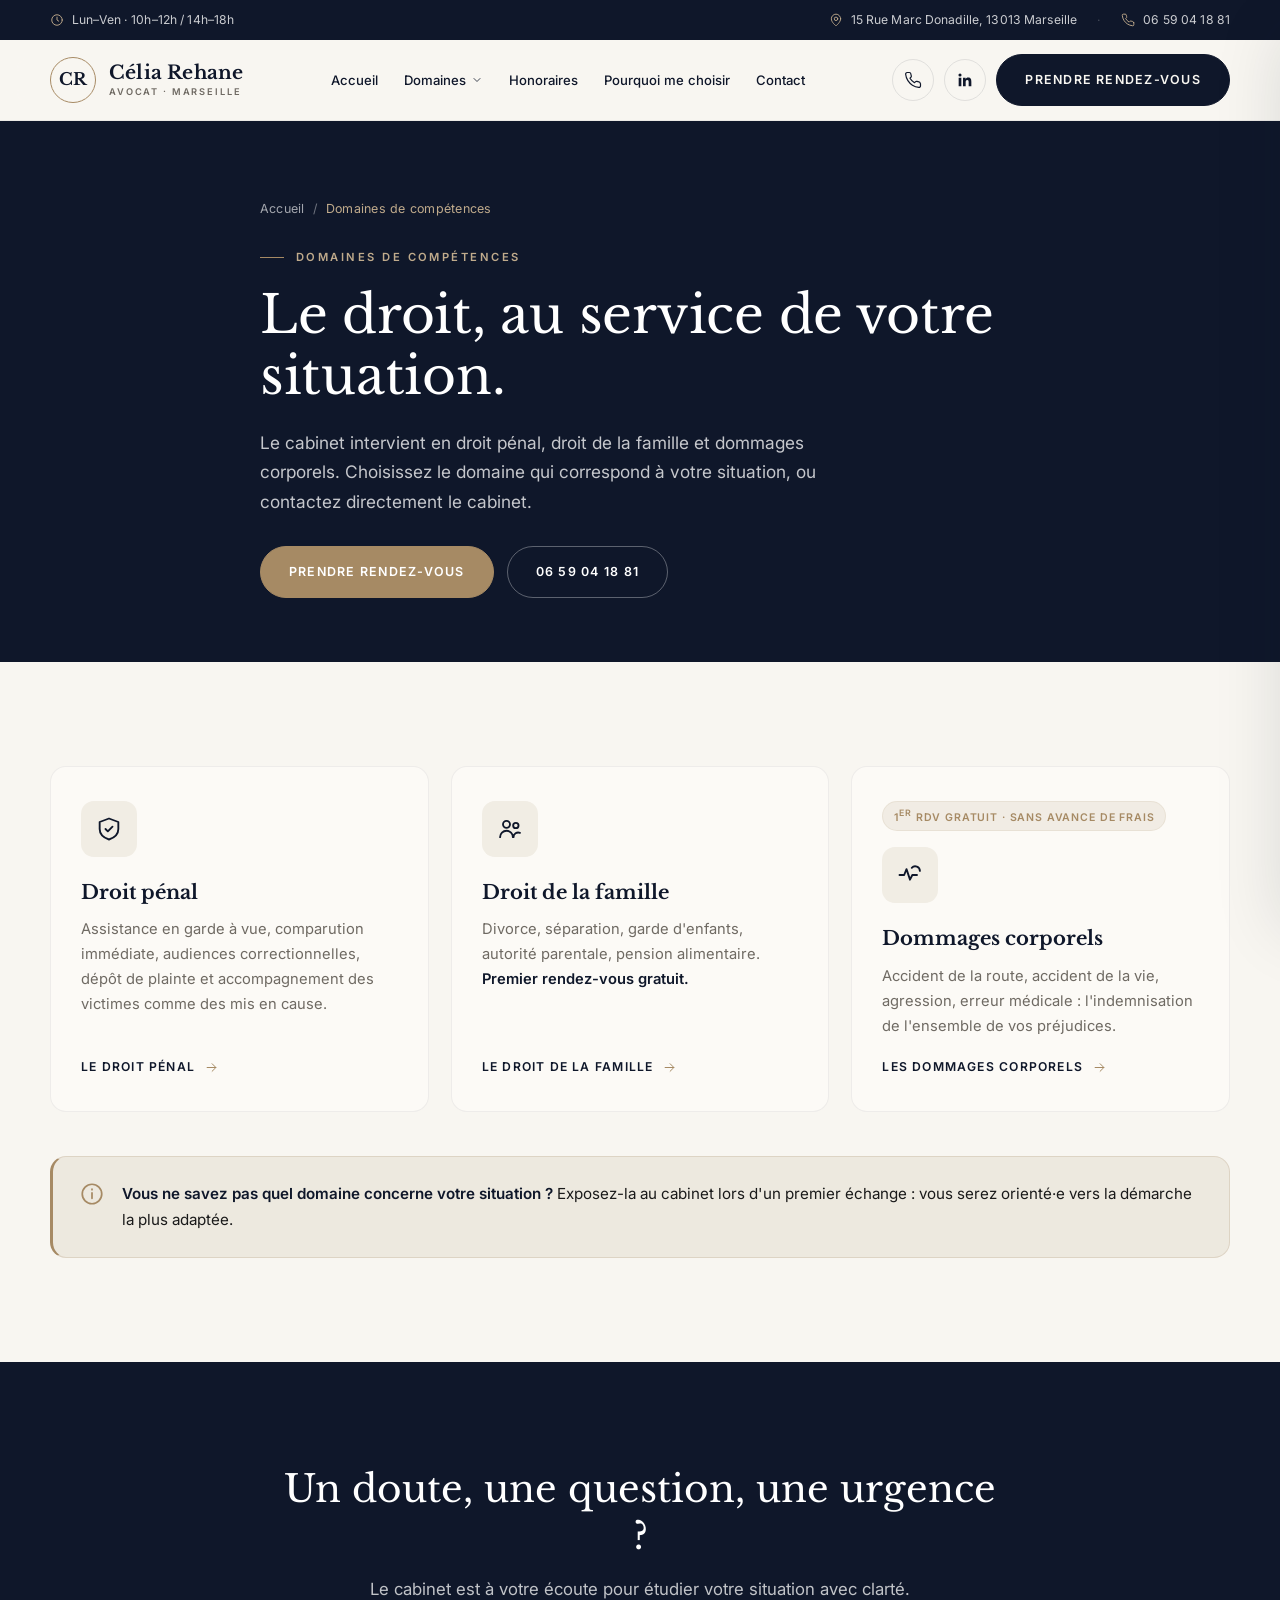
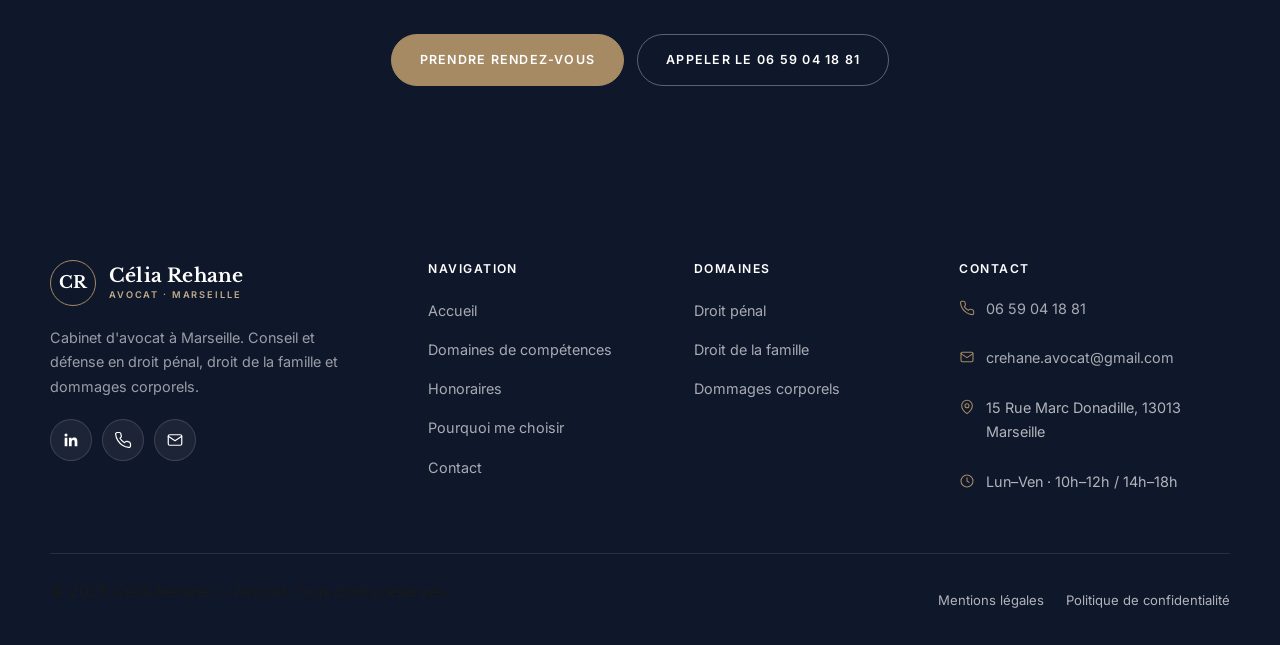
<file: domaines-de-competences.html>
<!DOCTYPE html>
<html lang="fr">
<head>
  <meta charset="UTF-8" />
  <meta name="viewport" content="width=device-width, initial-scale=1.0" />
  <title>Domaines de compétences — Avocat à Marseille | Célia Rehane</title>
  <meta name="description" content="Droit pénal, droit de la famille et dommages corporels : les domaines d'intervention du cabinet d'avocat Célia Rehane à Marseille." />
  <meta name="theme-color" content="#0f172a" />
  <link rel="canonical" href="https://www.celia-rehane-avocat.fr/domaines-de-competences.html" />
  <meta property="og:type" content="website" />
  <meta property="og:locale" content="fr_FR" />
  <meta property="og:title" content="Domaines de compétences — Avocat à Marseille | Célia Rehane" />
  <meta property="og:description" content="Droit pénal, droit de la famille et dommages corporels : les domaines d'intervention du cabinet d'avocat Célia Rehane à Marseille." />
  <meta property="og:image" content="photo-output.jpg" />
  <script>document.documentElement.classList.add("js");</script>
  <link rel="preconnect" href="https://fonts.googleapis.com" />
  <link rel="preconnect" href="https://fonts.gstatic.com" crossorigin />
  <link href="https://fonts.googleapis.com/css2?family=Libre+Baskerville:ital,wght@0,400;0,700;1,400&family=Inter:wght@300;400;500;600;700&display=swap" rel="stylesheet" />
  <link rel="stylesheet" href="style.css" />
</head>
<body>
  <div class="site-shell">

    <div class="topbar topbar-desktop-only">
      <div class="container topbar-inner">
        <span class="topbar-item"><svg viewBox="0 0 24 24" fill="none" stroke="currentColor" stroke-width="1.6" stroke-linecap="round" stroke-linejoin="round"><circle cx="12" cy="12" r="9"/><path d="M12 7v5l3 2"/></svg> Lun–Ven · 10h–12h / 14h–18h</span>
        <div class="topbar-right">
          <a class="topbar-item" href="https://maps.google.com/?q=15+Rue+Marc+Donadille+13013+Marseille" target="_blank" rel="noopener"><svg viewBox="0 0 24 24" fill="none" stroke="currentColor" stroke-width="1.6" stroke-linecap="round" stroke-linejoin="round"><path d="M20 10c0 6-8 12-8 12s-8-6-8-12a8 8 0 0 1 16 0Z"/><circle cx="12" cy="10" r="3"/></svg> 15 Rue Marc Donadille, 13013 Marseille</a>
          <span class="topbar-sep">·</span>
          <a class="topbar-item" href="tel:+33659041881"><svg viewBox="0 0 24 24" fill="none" stroke="currentColor" stroke-width="1.6" stroke-linecap="round" stroke-linejoin="round"><path d="M22 16.9v3a2 2 0 0 1-2.2 2 19.8 19.8 0 0 1-8.6-3 19.5 19.5 0 0 1-6-6 19.8 19.8 0 0 1-3-8.6A2 2 0 0 1 4.1 2h3a2 2 0 0 1 2 1.7c.1.9.3 1.8.6 2.6a2 2 0 0 1-.5 2.1L8 9.6a16 16 0 0 0 6 6l1.2-1.2a2 2 0 0 1 2.1-.5c.8.3 1.7.5 2.6.6a2 2 0 0 1 1.7 2Z"/></svg> 06 59 04 18 81</a>
        </div>
      </div>
    </div>

    <header class="header">
      <div class="container nav">
        <a href="index.html" class="brand" aria-label="Accueil — Célia Rehane Avocat">
          <span class="brand-monogram">CR</span><span class="brand-text"><strong>Célia Rehane</strong><small>Avocat · Marseille</small></span>
        </a>
        <nav class="menu" aria-label="Navigation principale">
          <a href="index.html">Accueil</a>
          <div class="nav-item">
            <button class="nav-trigger" aria-expanded="false" aria-haspopup="true">Domaines <svg viewBox="0 0 24 24" fill="none" stroke="currentColor" stroke-width="1.6" stroke-linecap="round" stroke-linejoin="round"><path d="m6 9 6 6 6-6"/></svg></button>
            <div class="mega" role="menu">
              <div class="mega-grid">
                <a href="droit-penal.html" class="mega-card" role="menuitem"><span class="mega-ico"><svg viewBox="0 0 24 24" fill="none" stroke="currentColor" stroke-width="1.6" stroke-linecap="round" stroke-linejoin="round"><path d="M12 3 4 6v6c0 5 3.5 7.5 8 9 4.5-1.5 8-4 8-9V6l-8-3Z"/><path d="m9 12 2 2 4-4"/></svg></span><h4>Droit pénal</h4><p>Garde à vue, comparution, audience, défense des victimes et des mis en cause.</p></a>
                <a href="droit-de-la-famille.html" class="mega-card" role="menuitem"><span class="mega-ico"><svg viewBox="0 0 24 24" fill="none" stroke="currentColor" stroke-width="1.6" stroke-linecap="round" stroke-linejoin="round"><circle cx="9" cy="8" r="3"/><circle cx="17" cy="9" r="2.3"/><path d="M3.5 19a5.5 5.5 0 0 1 11 0M15 19a4 4 0 0 1 5.5-3.7"/></svg></span><h4>Droit de la famille</h4><p>Divorce, séparation, garde d'enfants, pension alimentaire, autorité parentale.</p></a>
                <a href="dommages-corporels.html" class="mega-card" role="menuitem"><span class="mega-ico"><svg viewBox="0 0 24 24" fill="none" stroke="currentColor" stroke-width="1.6" stroke-linecap="round" stroke-linejoin="round"><path d="M3 12h4l2-5 3 9 2-4h4"/><path d="M20.5 8.5a4 4 0 0 0-7-2.6"/></svg></span><h4>Dommages corporels</h4><p>Accident, agression, erreur médicale : indemnisation de vos préjudices.</p></a>
                <div class="mega-promo"><span class="tag"><svg viewBox="0 0 24 24" fill="none" stroke="currentColor" stroke-width="1.6" stroke-linecap="round" stroke-linejoin="round"><path d="M20 6 9 17l-5-5"/></svg> Premier rendez-vous gratuit</span><p>Sans engagement en dommages corporels et en droit de la famille.</p><a href="contact.html" class="btn btn-cream btn-sm">Prendre rendez-vous</a></div>
              </div>
            </div>
          </div>
          <a href="honoraires.html">Honoraires</a>
          <a href="pourquoi-me-choisir.html">Pourquoi me choisir</a>
          <a href="contact.html">Contact</a>
        </nav>
        <div class="nav-actions">
          <a href="tel:+33659041881" class="icon-btn" aria-label="Appeler le cabinet"><svg viewBox="0 0 24 24" fill="none" stroke="currentColor" stroke-width="1.6" stroke-linecap="round" stroke-linejoin="round"><path d="M22 16.9v3a2 2 0 0 1-2.2 2 19.8 19.8 0 0 1-8.6-3 19.5 19.5 0 0 1-6-6 19.8 19.8 0 0 1-3-8.6A2 2 0 0 1 4.1 2h3a2 2 0 0 1 2 1.7c.1.9.3 1.8.6 2.6a2 2 0 0 1-.5 2.1L8 9.6a16 16 0 0 0 6 6l1.2-1.2a2 2 0 0 1 2.1-.5c.8.3 1.7.5 2.6.6a2 2 0 0 1 1.7 2Z"/></svg></a>
          <a href="https://www.linkedin.com/" target="_blank" rel="noopener" class="icon-btn" aria-label="LinkedIn du cabinet"><svg viewBox="0 0 24 24" fill="currentColor"><path d="M20.45 20.45h-3.56v-5.57c0-1.33-.02-3.04-1.85-3.04-1.85 0-2.14 1.45-2.14 2.94v5.67H9.35V9h3.42v1.56h.05c.48-.9 1.64-1.85 3.37-1.85 3.6 0 4.27 2.37 4.27 5.46v6.28ZM5.34 7.43a2.07 2.07 0 1 1 0-4.14 2.07 2.07 0 0 1 0 4.14ZM7.12 20.45H3.55V9h3.57v11.45Z"/></svg></a>
          <a href="contact.html" class="btn btn-dark rdv-desktop">Prendre rendez-vous</a>
          <button class="burger" aria-label="Ouvrir le menu" aria-expanded="false" aria-controls="mobileMenu"><span></span><span></span><span></span></button>
        </div>
      </div>
    </header>

    <div class="drawer-backdrop"></div>
    <aside class="mobile-nav" id="mobileMenu" aria-label="Menu mobile">
      <div class="mobile-nav-head"><span class="brand-text"><strong style="font-family:var(--font-serif);font-size:1.3rem;">Célia Rehane</strong></span><button class="mobile-close" aria-label="Fermer le menu"><svg viewBox="0 0 24 24" fill="none" stroke="currentColor" stroke-width="1.8" stroke-linecap="round" stroke-linejoin="round"><path d="M18 6 6 18M6 6l12 12"/></svg></button></div>
      <nav class="mobile-links">
        <a href="index.html">Accueil</a>
        <button class="m-acc-trigger" aria-expanded="true">Domaines de compétences <svg viewBox="0 0 24 24" fill="none" stroke="currentColor" stroke-width="1.6" stroke-linecap="round" stroke-linejoin="round"><path d="m6 9 6 6 6-6"/></svg></button>
        <div class="m-acc-panel open"><a href="domaines-de-competences.html">Tous les domaines</a><a href="droit-penal.html">Droit pénal</a><a href="droit-de-la-famille.html">Droit de la famille</a><a href="dommages-corporels.html">Dommages corporels</a></div>
        <a href="honoraires.html">Honoraires</a>
        <a href="pourquoi-me-choisir.html">Pourquoi me choisir</a>
        <a href="contact.html">Contact</a>
      </nav>
      <div class="mobile-meta">
        <div class="row"><svg viewBox="0 0 24 24" fill="none" stroke="currentColor" stroke-width="1.6" stroke-linecap="round" stroke-linejoin="round"><circle cx="12" cy="12" r="9"/><path d="M12 7v5l3 2"/></svg> Lun–Ven · 10h–12h / 14h–18h</div>
        <div class="row"><svg viewBox="0 0 24 24" fill="none" stroke="currentColor" stroke-width="1.6" stroke-linecap="round" stroke-linejoin="round"><path d="M20 10c0 6-8 12-8 12s-8-6-8-12a8 8 0 0 1 16 0Z"/><circle cx="12" cy="10" r="3"/></svg> 15 Rue Marc Donadille, 13013 Marseille</div>
        <div class="mobile-social"><a href="https://www.linkedin.com/" target="_blank" rel="noopener" class="icon-btn" aria-label="LinkedIn"><svg viewBox="0 0 24 24" fill="currentColor"><path d="M20.45 20.45h-3.56v-5.57c0-1.33-.02-3.04-1.85-3.04-1.85 0-2.14 1.45-2.14 2.94v5.67H9.35V9h3.42v1.56h.05c.48-.9 1.64-1.85 3.37-1.85 3.6 0 4.27 2.37 4.27 5.46v6.28ZM5.34 7.43a2.07 2.07 0 1 1 0-4.14 2.07 2.07 0 0 1 0 4.14ZM7.12 20.45H3.55V9h3.57v11.45Z"/></svg></a></div>
      </div>
      <div class="mobile-cta"><a href="tel:+33659041881" class="btn btn-light">Appeler le cabinet</a><a href="contact.html" class="btn btn-gold">Prendre rendez-vous</a></div>
    </aside>

    <main>

      <section class="page-hero dark">
        <div class="container page-hero-inner">
          <nav class="breadcrumb" aria-label="Fil d'ariane"><a href="index.html">Accueil</a><span class="sep">/</span><span class="current">Domaines de compétences</span></nav>
          <span class="eyebrow light">Domaines de compétences</span>
          <h1>Le droit, au service de votre situation.</h1>
          <p class="page-hero-text">Le cabinet intervient en droit pénal, droit de la famille et dommages corporels. Choisissez le domaine qui correspond à votre situation, ou contactez directement le cabinet.</p>
          <div class="page-hero-actions"><a href="contact.html" class="btn btn-gold">Prendre rendez-vous</a><a href="tel:+33659041881" class="btn btn-ghost-light">06 59 04 18 81</a></div>
        </div>
      </section>

      <section class="section">
        <div class="container">
          <div class="areas-grid">
            <article class="area-card reveal">
              <span class="area-ico"><svg viewBox="0 0 24 24" fill="none" stroke="currentColor" stroke-width="1.6" stroke-linecap="round" stroke-linejoin="round"><path d="M12 3 4 6v6c0 5 3.5 7.5 8 9 4.5-1.5 8-4 8-9V6l-8-3Z"/><path d="m9 12 2 2 4-4"/></svg></span>
              <h3>Droit pénal</h3>
              <p>Assistance en garde à vue, comparution immédiate, audiences correctionnelles, dépôt de plainte et accompagnement des victimes comme des mis en cause.</p>
              <a href="droit-penal.html" class="arrow-link gold">Le droit pénal <svg viewBox="0 0 24 24" fill="none" stroke="currentColor" stroke-width="1.6" stroke-linecap="round" stroke-linejoin="round"><path d="M5 12h14M13 6l6 6-6 6"/></svg></a>
            </article>
            <article class="area-card reveal delay-1">
              <span class="area-ico"><svg viewBox="0 0 24 24" fill="none" stroke="currentColor" stroke-width="1.6" stroke-linecap="round" stroke-linejoin="round"><circle cx="9" cy="8" r="3"/><circle cx="17" cy="9" r="2.3"/><path d="M3.5 19a5.5 5.5 0 0 1 11 0M15 19a4 4 0 0 1 5.5-3.7"/></svg></span>
              <h3>Droit de la famille</h3>
              <p>Divorce, séparation, garde d'enfants, autorité parentale, pension alimentaire. <strong>Premier rendez-vous gratuit.</strong></p>
              <a href="droit-de-la-famille.html" class="arrow-link gold">Le droit de la famille <svg viewBox="0 0 24 24" fill="none" stroke="currentColor" stroke-width="1.6" stroke-linecap="round" stroke-linejoin="round"><path d="M5 12h14M13 6l6 6-6 6"/></svg></a>
            </article>
            <article class="area-card reveal delay-2">
              <span class="area-tag">1<sup>er</sup> RDV gratuit · sans avance de frais</span>
              <span class="area-ico"><svg viewBox="0 0 24 24" fill="none" stroke="currentColor" stroke-width="1.6" stroke-linecap="round" stroke-linejoin="round"><path d="M3 12h4l2-5 3 9 2-4h4"/><path d="M20.5 8.5a4 4 0 0 0-7-2.6"/></svg></span>
              <h3>Dommages corporels</h3>
              <p>Accident de la route, accident de la vie, agression, erreur médicale : l'indemnisation de l'ensemble de vos préjudices.</p>
              <a href="dommages-corporels.html" class="arrow-link gold">Les dommages corporels <svg viewBox="0 0 24 24" fill="none" stroke="currentColor" stroke-width="1.6" stroke-linecap="round" stroke-linejoin="round"><path d="M5 12h14M13 6l6 6-6 6"/></svg></a>
            </article>
          </div>
          <div class="callout reveal" style="margin-top:44px">
            <span class="ic"><svg viewBox="0 0 24 24" fill="none" stroke="currentColor" stroke-width="1.6" stroke-linecap="round" stroke-linejoin="round"><circle cx="12" cy="12" r="9"/><path d="M12 11v5M12 7.5v.5"/></svg></span>
            <p><strong>Vous ne savez pas quel domaine concerne votre situation ?</strong> Exposez-la au cabinet lors d'un premier échange : vous serez orienté·e vers la démarche la plus adaptée.</p>
          </div>
        </div>
      </section>

      <section class="section cta-band">
        <div class="container cta-band-inner">
          <h2>Un doute, une question, une urgence ?</h2>
          <p>Le cabinet est à votre écoute pour étudier votre situation avec clarté.</p>
          <div class="cta-band-actions"><a href="contact.html" class="btn btn-gold">Prendre rendez-vous</a><a href="tel:+33659041881" class="btn btn-ghost-light">Appeler le 06 59 04 18 81</a></div>
        </div>
      </section>

    </main>

    <footer class="footer">
      <div class="container">
        <div class="footer-grid">
          <div class="footer-about">
            <a href="index.html" class="brand"><span class="brand-monogram">CR</span><span class="brand-text"><strong>Célia Rehane</strong><small>Avocat · Marseille</small></span></a>
            <p>Cabinet d'avocat à Marseille. Conseil et défense en droit pénal, droit de la famille et dommages corporels.</p>
            <div class="footer-social">
              <a href="https://www.linkedin.com/" target="_blank" rel="noopener" class="icon-btn" aria-label="LinkedIn"><svg viewBox="0 0 24 24" fill="currentColor"><path d="M20.45 20.45h-3.56v-5.57c0-1.33-.02-3.04-1.85-3.04-1.85 0-2.14 1.45-2.14 2.94v5.67H9.35V9h3.42v1.56h.05c.48-.9 1.64-1.85 3.37-1.85 3.6 0 4.27 2.37 4.27 5.46v6.28ZM5.34 7.43a2.07 2.07 0 1 1 0-4.14 2.07 2.07 0 0 1 0 4.14ZM7.12 20.45H3.55V9h3.57v11.45Z"/></svg></a>
              <a href="tel:+33659041881" class="icon-btn" aria-label="Appeler"><svg viewBox="0 0 24 24" fill="none" stroke="currentColor" stroke-width="1.6" stroke-linecap="round" stroke-linejoin="round"><path d="M22 16.9v3a2 2 0 0 1-2.2 2 19.8 19.8 0 0 1-8.6-3 19.5 19.5 0 0 1-6-6 19.8 19.8 0 0 1-3-8.6A2 2 0 0 1 4.1 2h3a2 2 0 0 1 2 1.7c.1.9.3 1.8.6 2.6a2 2 0 0 1-.5 2.1L8 9.6a16 16 0 0 0 6 6l1.2-1.2a2 2 0 0 1 2.1-.5c.8.3 1.7.5 2.6.6a2 2 0 0 1 1.7 2Z"/></svg></a>
              <a href="mailto:crehane.avocat@gmail.com" class="icon-btn" aria-label="Email"><svg viewBox="0 0 24 24" fill="none" stroke="currentColor" stroke-width="1.6" stroke-linecap="round" stroke-linejoin="round"><rect x="3" y="5" width="18" height="14" rx="2"/><path d="m3 7 9 6 9-6"/></svg></a>
            </div>
          </div>
          <div class="footer-col"><h4>Navigation</h4><ul><li><a href="index.html">Accueil</a></li><li><a href="domaines-de-competences.html">Domaines de compétences</a></li><li><a href="honoraires.html">Honoraires</a></li><li><a href="pourquoi-me-choisir.html">Pourquoi me choisir</a></li><li><a href="contact.html">Contact</a></li></ul></div>
          <div class="footer-col"><h4>Domaines</h4><ul><li><a href="droit-penal.html">Droit pénal</a></li><li><a href="droit-de-la-famille.html">Droit de la famille</a></li><li><a href="dommages-corporels.html">Dommages corporels</a></li></ul></div>
          <div class="footer-col"><h4>Contact</h4><ul class="footer-contact">
            <li><svg viewBox="0 0 24 24" fill="none" stroke="currentColor" stroke-width="1.6" stroke-linecap="round" stroke-linejoin="round"><path d="M22 16.9v3a2 2 0 0 1-2.2 2 19.8 19.8 0 0 1-8.6-3 19.5 19.5 0 0 1-6-6 19.8 19.8 0 0 1-3-8.6A2 2 0 0 1 4.1 2h3a2 2 0 0 1 2 1.7c.1.9.3 1.8.6 2.6a2 2 0 0 1-.5 2.1L8 9.6a16 16 0 0 0 6 6l1.2-1.2a2 2 0 0 1 2.1-.5c.8.3 1.7.5 2.6.6a2 2 0 0 1 1.7 2Z"/></svg> <a href="tel:+33659041881">06 59 04 18 81</a></li>
            <li><svg viewBox="0 0 24 24" fill="none" stroke="currentColor" stroke-width="1.6" stroke-linecap="round" stroke-linejoin="round"><rect x="3" y="5" width="18" height="14" rx="2"/><path d="m3 7 9 6 9-6"/></svg> <a href="mailto:crehane.avocat@gmail.com">crehane.avocat@gmail.com</a></li>
            <li><svg viewBox="0 0 24 24" fill="none" stroke="currentColor" stroke-width="1.6" stroke-linecap="round" stroke-linejoin="round"><path d="M20 10c0 6-8 12-8 12s-8-6-8-12a8 8 0 0 1 16 0Z"/><circle cx="12" cy="10" r="3"/></svg> 15 Rue Marc Donadille, 13013 Marseille</li>
            <li><svg viewBox="0 0 24 24" fill="none" stroke="currentColor" stroke-width="1.6" stroke-linecap="round" stroke-linejoin="round"><circle cx="12" cy="12" r="9"/><path d="M12 7v5l3 2"/></svg> Lun–Ven · 10h–12h / 14h–18h</li>
          </ul></div>
        </div>
        <div class="footer-bottom">
          <p>© <span class="js-year">2026</span> Célia Rehane — Avocat. Tous droits réservés.</p>
          <div class="footer-legal"><a href="mentions-legales.html">Mentions légales</a><a href="politique-de-confidentialite.html">Politique de confidentialité</a></div>
        </div>
      </div>
    </footer>

    <button class="to-top" aria-label="Revenir en haut"><svg viewBox="0 0 24 24" fill="none" stroke="currentColor" stroke-width="2" stroke-linecap="round" stroke-linejoin="round"><path d="m18 15-6-6-6 6"/></svg></button>
    <div class="mobile-cta-bar">
      <a href="tel:+33659041881" class="call"><svg viewBox="0 0 24 24" fill="none" stroke="currentColor" stroke-width="1.6" stroke-linecap="round" stroke-linejoin="round"><path d="M22 16.9v3a2 2 0 0 1-2.2 2 19.8 19.8 0 0 1-8.6-3 19.5 19.5 0 0 1-6-6 19.8 19.8 0 0 1-3-8.6A2 2 0 0 1 4.1 2h3a2 2 0 0 1 2 1.7c.1.9.3 1.8.6 2.6a2 2 0 0 1-.5 2.1L8 9.6a16 16 0 0 0 6 6l1.2-1.2a2 2 0 0 1 2.1-.5c.8.3 1.7.5 2.6.6a2 2 0 0 1 1.7 2Z"/></svg> Appeler</a>
      <a href="contact.html" class="rdv"><svg viewBox="0 0 24 24" fill="none" stroke="currentColor" stroke-width="1.8" stroke-linecap="round" stroke-linejoin="round"><rect x="3" y="4" width="18" height="18" rx="2"/><path d="M16 2v4M8 2v4M3 10h18"/></svg> Rendez-vous</a>
    </div>
  </div>
  <script src="script.js" defer></script>
</body>
</html>
</file>
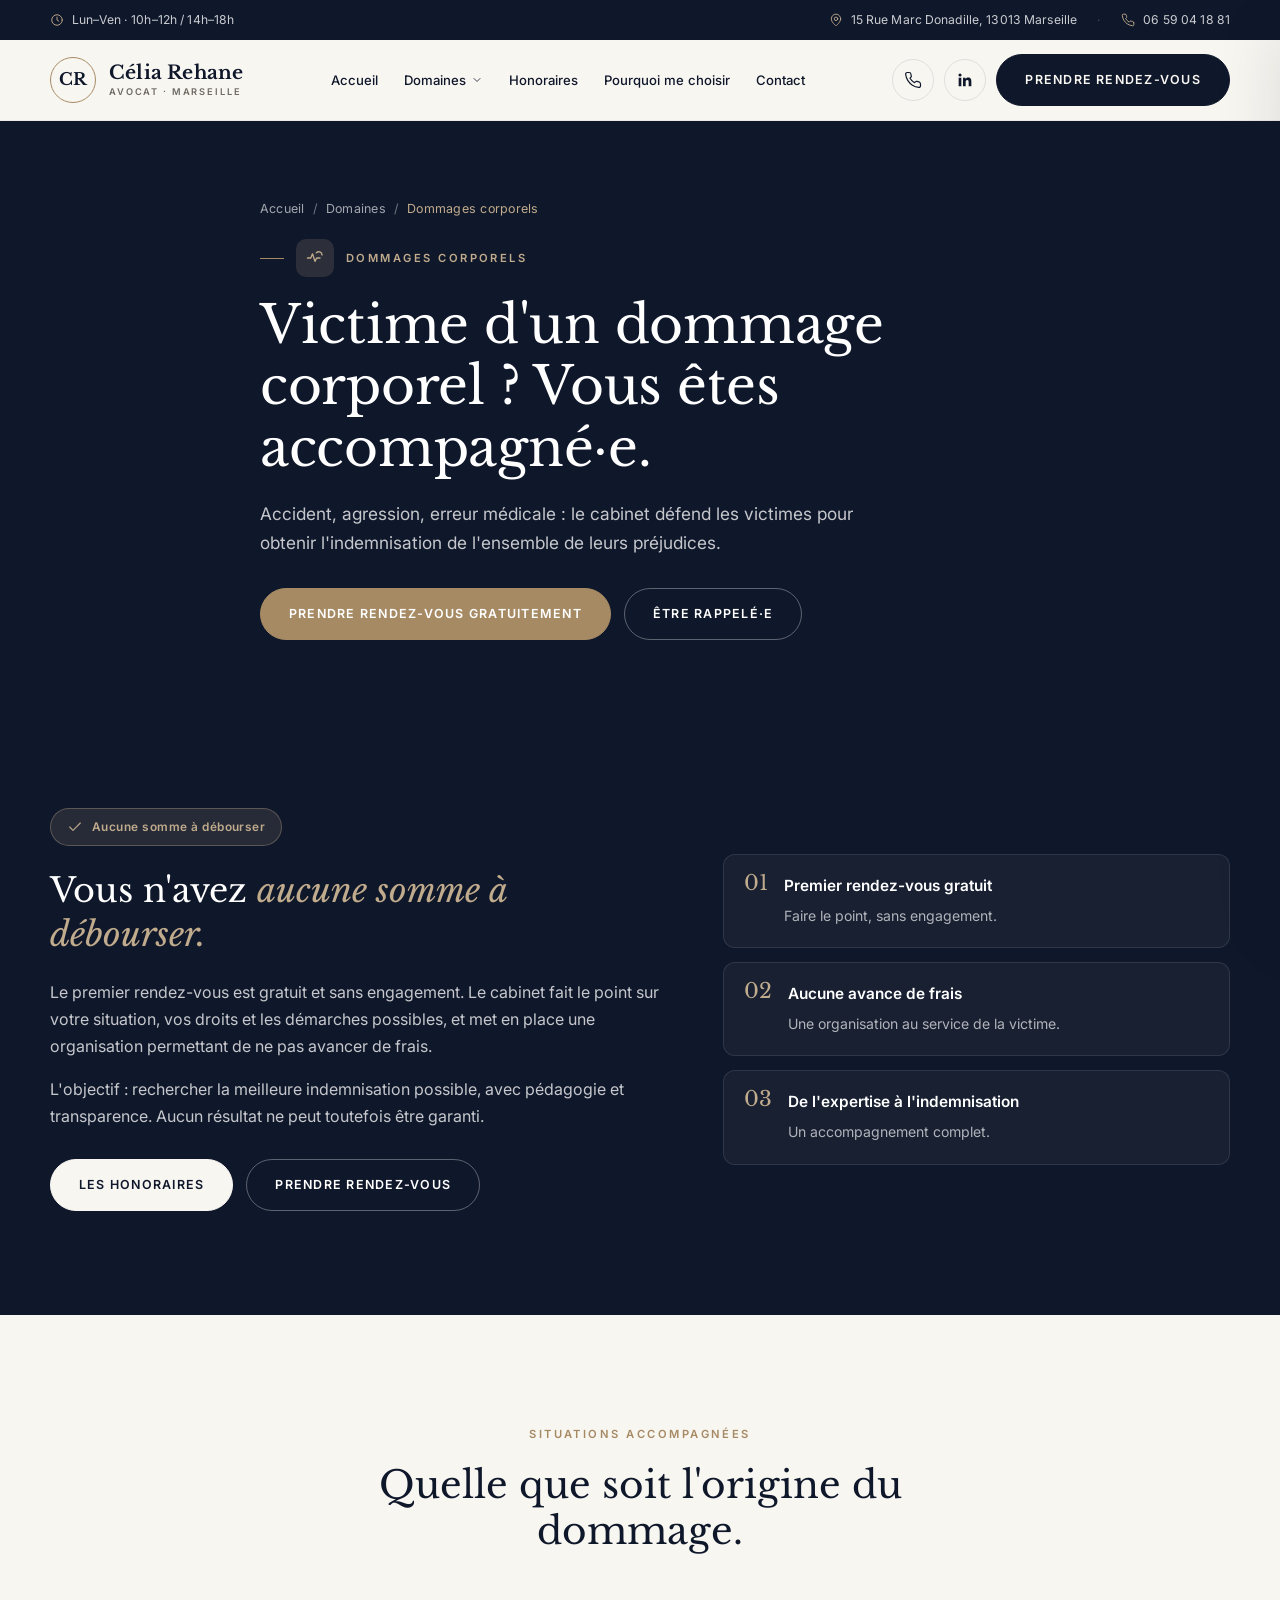
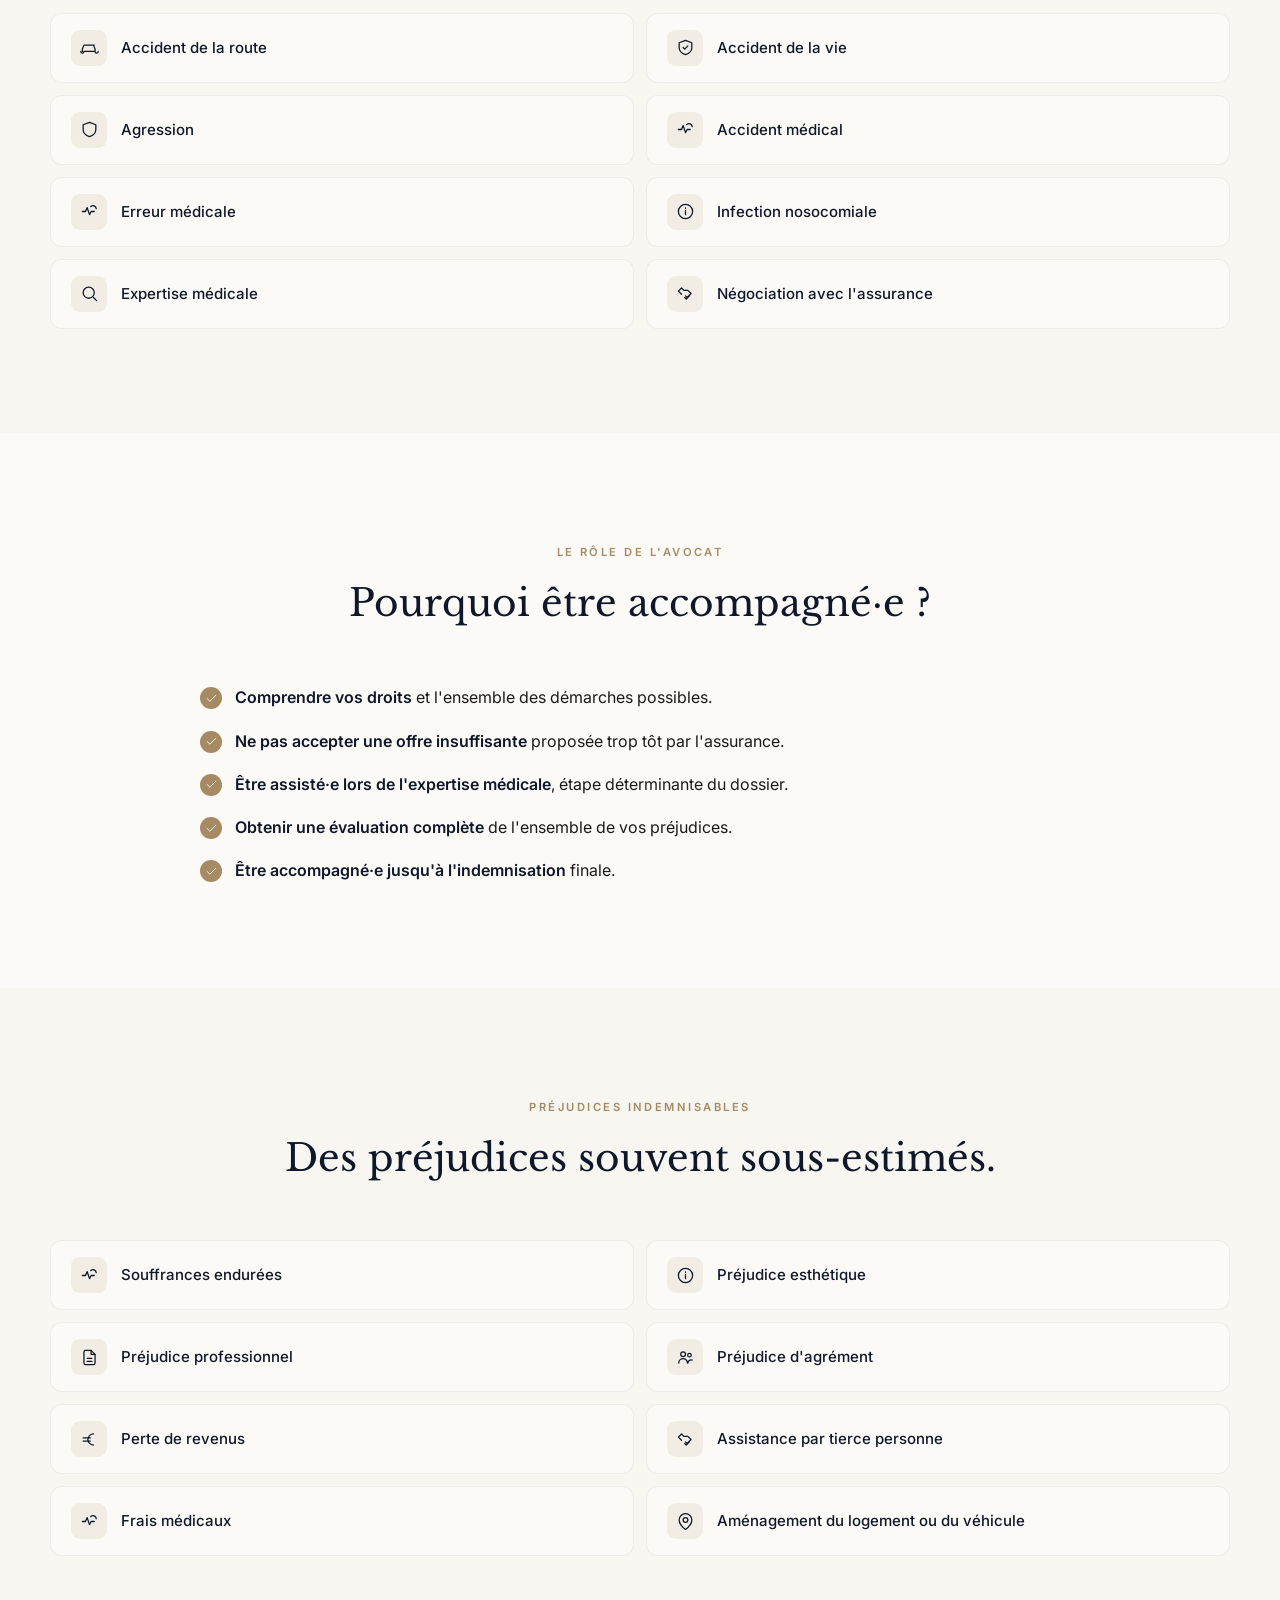
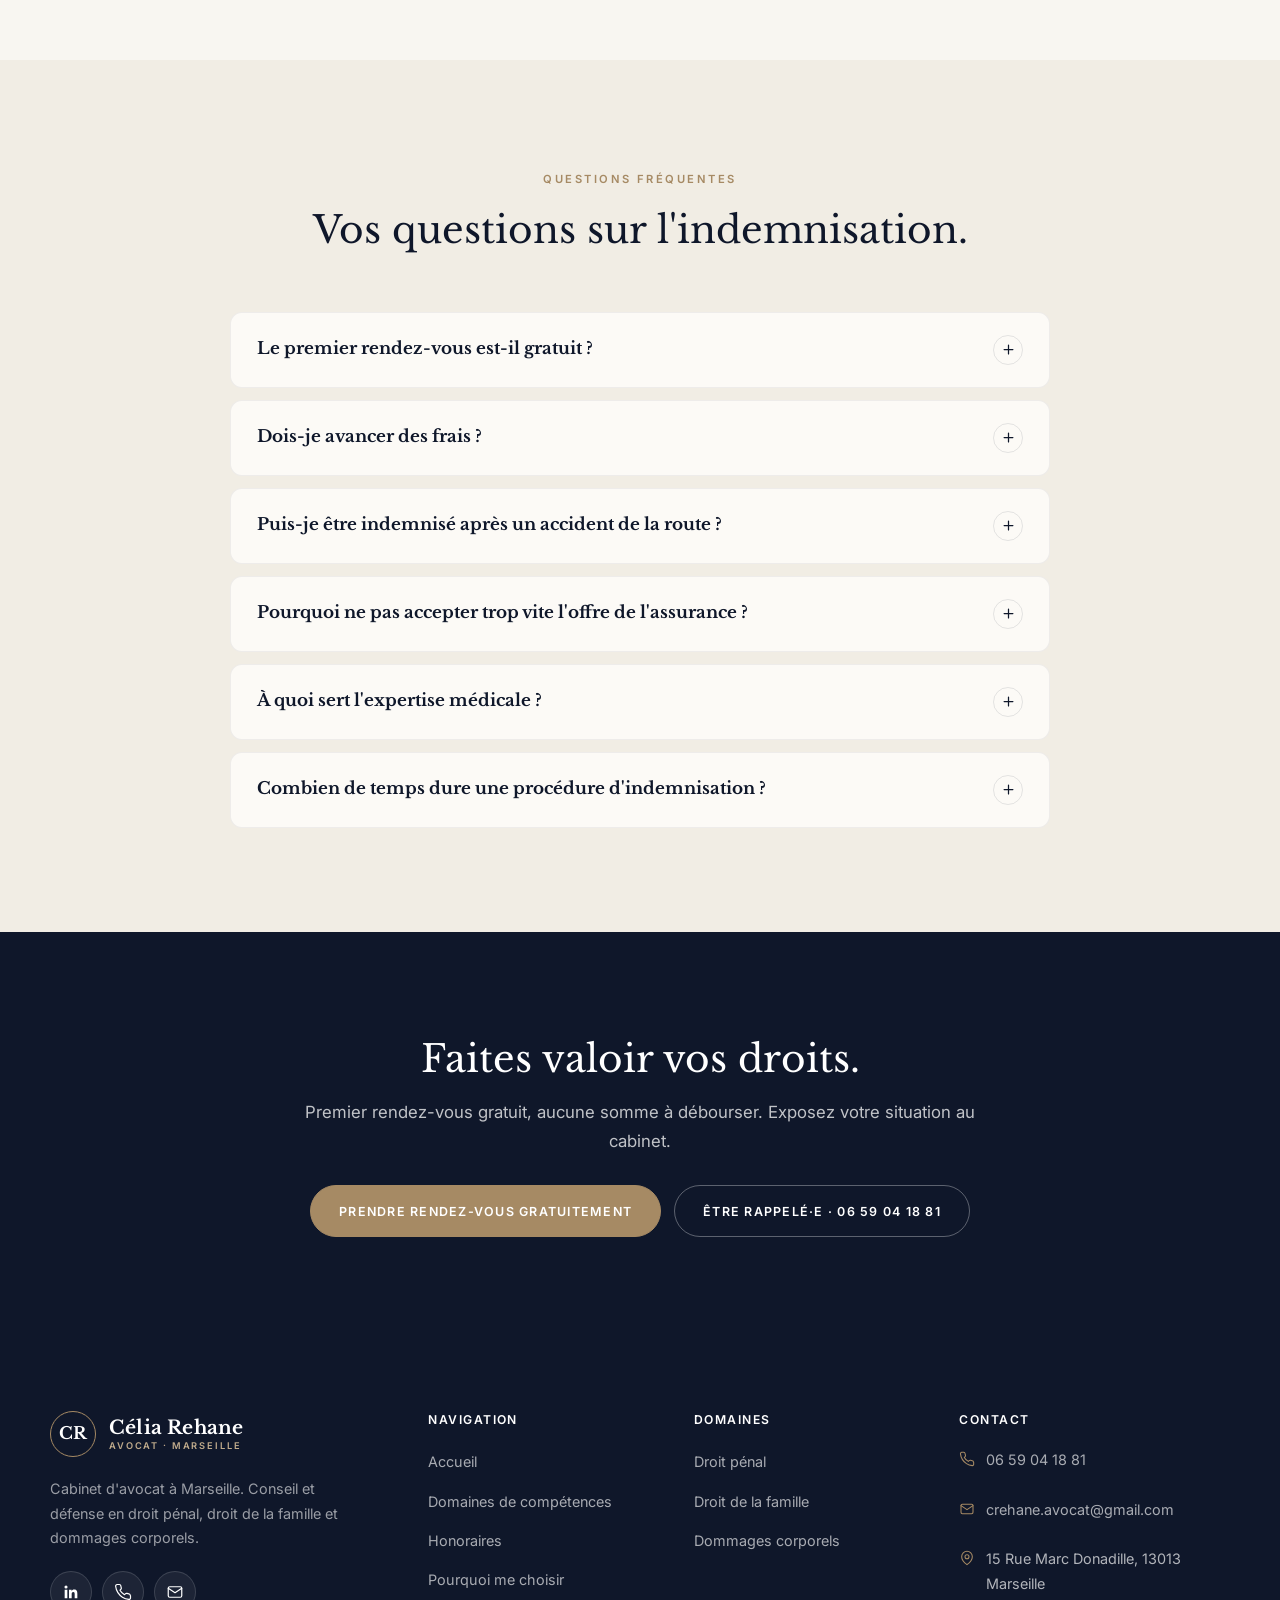
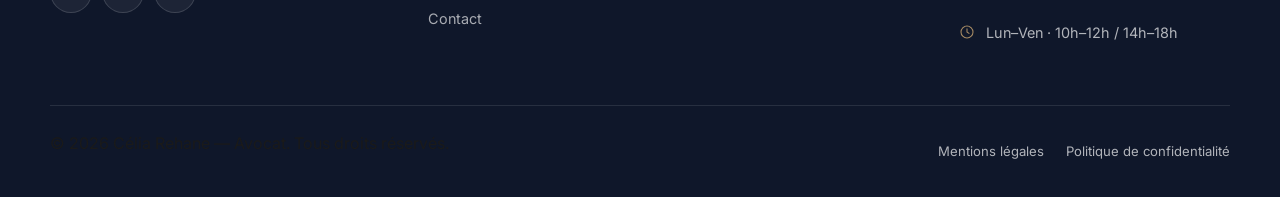
<file: dommages-corporels.html>
<!DOCTYPE html>
<html lang="fr">
<head>
  <meta charset="UTF-8" />
  <meta name="viewport" content="width=device-width, initial-scale=1.0" />
  <title>Avocat dommages corporels à Marseille — Indemnisation | Célia Rehane</title>
  <meta name="description" content="Victime d'un accident, d'une agression ou d'une erreur médicale à Marseille ? Indemnisation de vos préjudices. RDV gratuit, aucune somme à débourser." />
  <meta name="theme-color" content="#0f172a" />
  <link rel="canonical" href="https://www.celia-rehane-avocat.fr/dommages-corporels.html" />
  <meta property="og:type" content="website" />
  <meta property="og:locale" content="fr_FR" />
  <meta property="og:title" content="Avocat dommages corporels à Marseille — Indemnisation | Célia Rehane" />
  <meta property="og:description" content="Victime d'un accident, d'une agression ou d'une erreur médicale à Marseille ? Indemnisation de vos préjudices. RDV gratuit, aucune somme à débourser." />
  <meta property="og:image" content="photo-output.jpg" />
  <script>document.documentElement.classList.add("js");</script>
  <link rel="preconnect" href="https://fonts.googleapis.com" />
  <link rel="preconnect" href="https://fonts.gstatic.com" crossorigin />
  <link href="https://fonts.googleapis.com/css2?family=Libre+Baskerville:ital,wght@0,400;0,700;1,400&family=Inter:wght@300;400;500;600;700&display=swap" rel="stylesheet" />
  <link rel="stylesheet" href="style.css" />
  <script type="application/ld+json">
  {"@context":"https://schema.org","@type":"FAQPage","mainEntity":[{"@type":"Question","name":"Le premier rendez-vous est-il gratuit ?","acceptedAnswer":{"@type":"Answer","text":"Oui. En dommages corporels, le premier rendez-vous est gratuit et sans engagement. Il permet de faire le point sur votre situation, vos droits et les démarches envisageables."}},{"@type":"Question","name":"Dois-je avancer des frais ?","acceptedAnswer":{"@type":"Answer","text":"Le cabinet privilégie une organisation permettant à la victime de ne pas avancer de frais. Les modalités vous sont expliquées en toute transparence dès le départ."}},{"@type":"Question","name":"Puis-je être indemnisé après un accident de la route ?","acceptedAnswer":{"@type":"Answer","text":"Selon les circonstances, les victimes d'un accident de la route peuvent prétendre à l'indemnisation de leurs préjudices. Le cabinet étudie votre situation et vous accompagne."}},{"@type":"Question","name":"Pourquoi ne pas accepter trop vite l'offre de l'assurance ?","acceptedAnswer":{"@type":"Answer","text":"Une première offre ne reflète pas toujours l'ensemble des préjudices subis. Être accompagné permet de faire évaluer chaque poste de préjudice avant d'accepter une indemnisation."}},{"@type":"Question","name":"À quoi sert l'expertise médicale ?","acceptedAnswer":{"@type":"Answer","text":"L'expertise médicale évalue les conséquences corporelles du dommage. Être assisté lors de cette étape déterminante permet de défendre une juste évaluation."}},{"@type":"Question","name":"Combien de temps dure une procédure d'indemnisation ?","acceptedAnswer":{"@type":"Answer","text":"La durée varie selon la complexité du dossier, la consolidation de l'état de santé et les échanges avec les assureurs. Le cabinet vous informe à chaque étape."}}]}
  </script>
</head>
<body>
  <div class="site-shell">

    <div class="topbar topbar-desktop-only">
      <div class="container topbar-inner">
        <span class="topbar-item"><svg viewBox="0 0 24 24" fill="none" stroke="currentColor" stroke-width="1.6" stroke-linecap="round" stroke-linejoin="round"><circle cx="12" cy="12" r="9"/><path d="M12 7v5l3 2"/></svg> Lun–Ven · 10h–12h / 14h–18h</span>
        <div class="topbar-right">
          <a class="topbar-item" href="https://maps.google.com/?q=15+Rue+Marc+Donadille+13013+Marseille" target="_blank" rel="noopener"><svg viewBox="0 0 24 24" fill="none" stroke="currentColor" stroke-width="1.6" stroke-linecap="round" stroke-linejoin="round"><path d="M20 10c0 6-8 12-8 12s-8-6-8-12a8 8 0 0 1 16 0Z"/><circle cx="12" cy="10" r="3"/></svg> 15 Rue Marc Donadille, 13013 Marseille</a>
          <span class="topbar-sep">·</span>
          <a class="topbar-item" href="tel:+33659041881"><svg viewBox="0 0 24 24" fill="none" stroke="currentColor" stroke-width="1.6" stroke-linecap="round" stroke-linejoin="round"><path d="M22 16.9v3a2 2 0 0 1-2.2 2 19.8 19.8 0 0 1-8.6-3 19.5 19.5 0 0 1-6-6 19.8 19.8 0 0 1-3-8.6A2 2 0 0 1 4.1 2h3a2 2 0 0 1 2 1.7c.1.9.3 1.8.6 2.6a2 2 0 0 1-.5 2.1L8 9.6a16 16 0 0 0 6 6l1.2-1.2a2 2 0 0 1 2.1-.5c.8.3 1.7.5 2.6.6a2 2 0 0 1 1.7 2Z"/></svg> 06 59 04 18 81</a>
        </div>
      </div>
    </div>

    <header class="header">
      <div class="container nav">
        <a href="index.html" class="brand" aria-label="Accueil — Célia Rehane Avocat">
          <span class="brand-monogram">CR</span><span class="brand-text"><strong>Célia Rehane</strong><small>Avocat · Marseille</small></span>
        </a>
        <nav class="menu" aria-label="Navigation principale">
          <a href="index.html">Accueil</a>
          <div class="nav-item">
            <button class="nav-trigger" aria-expanded="false" aria-haspopup="true">Domaines <svg viewBox="0 0 24 24" fill="none" stroke="currentColor" stroke-width="1.6" stroke-linecap="round" stroke-linejoin="round"><path d="m6 9 6 6 6-6"/></svg></button>
            <div class="mega" role="menu">
              <div class="mega-grid">
                <a href="droit-penal.html" class="mega-card" role="menuitem"><span class="mega-ico"><svg viewBox="0 0 24 24" fill="none" stroke="currentColor" stroke-width="1.6" stroke-linecap="round" stroke-linejoin="round"><path d="M12 3 4 6v6c0 5 3.5 7.5 8 9 4.5-1.5 8-4 8-9V6l-8-3Z"/><path d="m9 12 2 2 4-4"/></svg></span><h4>Droit pénal</h4><p>Garde à vue, comparution, audience, défense des victimes et des mis en cause.</p></a>
                <a href="droit-de-la-famille.html" class="mega-card" role="menuitem"><span class="mega-ico"><svg viewBox="0 0 24 24" fill="none" stroke="currentColor" stroke-width="1.6" stroke-linecap="round" stroke-linejoin="round"><circle cx="9" cy="8" r="3"/><circle cx="17" cy="9" r="2.3"/><path d="M3.5 19a5.5 5.5 0 0 1 11 0M15 19a4 4 0 0 1 5.5-3.7"/></svg></span><h4>Droit de la famille</h4><p>Divorce, séparation, garde d'enfants, pension alimentaire, autorité parentale.</p></a>
                <a href="dommages-corporels.html" class="mega-card" role="menuitem"><span class="mega-ico"><svg viewBox="0 0 24 24" fill="none" stroke="currentColor" stroke-width="1.6" stroke-linecap="round" stroke-linejoin="round"><path d="M3 12h4l2-5 3 9 2-4h4"/><path d="M20.5 8.5a4 4 0 0 0-7-2.6"/></svg></span><h4>Dommages corporels</h4><p>Accident, agression, erreur médicale : indemnisation de vos préjudices.</p></a>
                <div class="mega-promo"><span class="tag"><svg viewBox="0 0 24 24" fill="none" stroke="currentColor" stroke-width="1.6" stroke-linecap="round" stroke-linejoin="round"><path d="M20 6 9 17l-5-5"/></svg> Premier rendez-vous gratuit</span><p>Sans engagement en dommages corporels et en droit de la famille.</p><a href="contact.html" class="btn btn-cream btn-sm">Prendre rendez-vous</a></div>
              </div>
            </div>
          </div>
          <a href="honoraires.html">Honoraires</a>
          <a href="pourquoi-me-choisir.html">Pourquoi me choisir</a>
          <a href="contact.html">Contact</a>
        </nav>
        <div class="nav-actions">
          <a href="tel:+33659041881" class="icon-btn" aria-label="Appeler le cabinet"><svg viewBox="0 0 24 24" fill="none" stroke="currentColor" stroke-width="1.6" stroke-linecap="round" stroke-linejoin="round"><path d="M22 16.9v3a2 2 0 0 1-2.2 2 19.8 19.8 0 0 1-8.6-3 19.5 19.5 0 0 1-6-6 19.8 19.8 0 0 1-3-8.6A2 2 0 0 1 4.1 2h3a2 2 0 0 1 2 1.7c.1.9.3 1.8.6 2.6a2 2 0 0 1-.5 2.1L8 9.6a16 16 0 0 0 6 6l1.2-1.2a2 2 0 0 1 2.1-.5c.8.3 1.7.5 2.6.6a2 2 0 0 1 1.7 2Z"/></svg></a>
          <a href="https://www.linkedin.com/" target="_blank" rel="noopener" class="icon-btn" aria-label="LinkedIn du cabinet"><svg viewBox="0 0 24 24" fill="currentColor"><path d="M20.45 20.45h-3.56v-5.57c0-1.33-.02-3.04-1.85-3.04-1.85 0-2.14 1.45-2.14 2.94v5.67H9.35V9h3.42v1.56h.05c.48-.9 1.64-1.85 3.37-1.85 3.6 0 4.27 2.37 4.27 5.46v6.28ZM5.34 7.43a2.07 2.07 0 1 1 0-4.14 2.07 2.07 0 0 1 0 4.14ZM7.12 20.45H3.55V9h3.57v11.45Z"/></svg></a>
          <a href="contact.html" class="btn btn-dark rdv-desktop">Prendre rendez-vous</a>
          <button class="burger" aria-label="Ouvrir le menu" aria-expanded="false" aria-controls="mobileMenu"><span></span><span></span><span></span></button>
        </div>
      </div>
    </header>

    <div class="drawer-backdrop"></div>
    <aside class="mobile-nav" id="mobileMenu" aria-label="Menu mobile">
      <div class="mobile-nav-head"><span class="brand-text"><strong style="font-family:var(--font-serif);font-size:1.3rem;">Célia Rehane</strong></span><button class="mobile-close" aria-label="Fermer le menu"><svg viewBox="0 0 24 24" fill="none" stroke="currentColor" stroke-width="1.8" stroke-linecap="round" stroke-linejoin="round"><path d="M18 6 6 18M6 6l12 12"/></svg></button></div>
      <nav class="mobile-links">
        <a href="index.html">Accueil</a>
        <button class="m-acc-trigger" aria-expanded="true">Domaines de compétences <svg viewBox="0 0 24 24" fill="none" stroke="currentColor" stroke-width="1.6" stroke-linecap="round" stroke-linejoin="round"><path d="m6 9 6 6 6-6"/></svg></button>
        <div class="m-acc-panel open"><a href="domaines-de-competences.html">Tous les domaines</a><a href="droit-penal.html">Droit pénal</a><a href="droit-de-la-famille.html">Droit de la famille</a><a href="dommages-corporels.html">Dommages corporels</a></div>
        <a href="honoraires.html">Honoraires</a>
        <a href="pourquoi-me-choisir.html">Pourquoi me choisir</a>
        <a href="contact.html">Contact</a>
      </nav>
      <div class="mobile-meta">
        <div class="row"><svg viewBox="0 0 24 24" fill="none" stroke="currentColor" stroke-width="1.6" stroke-linecap="round" stroke-linejoin="round"><circle cx="12" cy="12" r="9"/><path d="M12 7v5l3 2"/></svg> Lun–Ven · 10h–12h / 14h–18h</div>
        <div class="row"><svg viewBox="0 0 24 24" fill="none" stroke="currentColor" stroke-width="1.6" stroke-linecap="round" stroke-linejoin="round"><path d="M20 10c0 6-8 12-8 12s-8-6-8-12a8 8 0 0 1 16 0Z"/><circle cx="12" cy="10" r="3"/></svg> 15 Rue Marc Donadille, 13013 Marseille</div>
        <div class="mobile-social"><a href="https://www.linkedin.com/" target="_blank" rel="noopener" class="icon-btn" aria-label="LinkedIn"><svg viewBox="0 0 24 24" fill="currentColor"><path d="M20.45 20.45h-3.56v-5.57c0-1.33-.02-3.04-1.85-3.04-1.85 0-2.14 1.45-2.14 2.94v5.67H9.35V9h3.42v1.56h.05c.48-.9 1.64-1.85 3.37-1.85 3.6 0 4.27 2.37 4.27 5.46v6.28ZM5.34 7.43a2.07 2.07 0 1 1 0-4.14 2.07 2.07 0 0 1 0 4.14ZM7.12 20.45H3.55V9h3.57v11.45Z"/></svg></a></div>
      </div>
      <div class="mobile-cta"><a href="tel:+33659041881" class="btn btn-light">Appeler le cabinet</a><a href="contact.html" class="btn btn-gold">Prendre rendez-vous</a></div>
    </aside>

    <main>

      <section class="page-hero dark">
        <div class="container page-hero-inner">
          <nav class="breadcrumb" aria-label="Fil d'ariane"><a href="index.html">Accueil</a><span class="sep">/</span><a href="domaines-de-competences.html">Domaines</a><span class="sep">/</span><span class="current">Dommages corporels</span></nav>
          <span class="eyebrow light domain-eyebrow"><span class="dico"><svg viewBox="0 0 24 24" fill="none" stroke="currentColor" stroke-width="1.6" stroke-linecap="round" stroke-linejoin="round"><path d="M3 12h4l2-5 3 9 2-4h4"/><path d="M20.5 8.5a4 4 0 0 0-7-2.6"/></svg></span> Dommages corporels</span>
          <h1>Victime d'un dommage corporel ? Vous êtes accompagné·e.</h1>
          <p class="page-hero-text">Accident, agression, erreur médicale : le cabinet défend les victimes pour obtenir l'indemnisation de l'ensemble de leurs préjudices.</p>
          <div class="page-hero-actions"><a href="contact.html" class="btn btn-gold">Prendre rendez-vous gratuitement</a><a href="contact.html" class="btn btn-ghost-light">Être rappelé·e</a></div>
        </div>
      </section>

      <section class="section highlight">
        <div class="container highlight-grid">
          <div class="reveal">
            <span class="badge-free"><svg viewBox="0 0 24 24" fill="none" stroke="currentColor" stroke-width="1.6" stroke-linecap="round" stroke-linejoin="round"><path d="M20 6 9 17l-5-5"/></svg> Aucune somme à débourser</span>
            <p class="big-claim">Vous n'avez <em>aucune somme à débourser.</em></p>
            <p>Le premier rendez-vous est gratuit et sans engagement. Le cabinet fait le point sur votre situation, vos droits et les démarches possibles, et met en place une organisation permettant de ne pas avancer de frais.</p>
            <p>L'objectif : rechercher la meilleure indemnisation possible, avec pédagogie et transparence. Aucun résultat ne peut toutefois être garanti.</p>
            <div class="highlight-actions"><a href="honoraires.html" class="btn btn-cream">Les honoraires</a><a href="contact.html" class="btn btn-ghost-light">Prendre rendez-vous</a></div>
          </div>
          <div class="highlight-points reveal delay-1">
            <div class="hl-point"><span class="num">01</span><div><strong>Premier rendez-vous gratuit</strong><span>Faire le point, sans engagement.</span></div></div>
            <div class="hl-point"><span class="num">02</span><div><strong>Aucune avance de frais</strong><span>Une organisation au service de la victime.</span></div></div>
            <div class="hl-point"><span class="num">03</span><div><strong>De l'expertise à l'indemnisation</strong><span>Un accompagnement complet.</span></div></div>
          </div>
        </div>
      </section>

      <section class="section">
        <div class="container">
          <div class="section-intro reveal"><span class="eyebrow centered">Situations accompagnées</span><h2>Quelle que soit l'origine du dommage.</h2></div>
          <div class="prej-grid">
            <div class="prej-item"><span class="ic"><svg viewBox="0 0 24 24" fill="none" stroke="currentColor" stroke-width="1.6" stroke-linecap="round" stroke-linejoin="round"><path d="M5 17h14M5 17a2 2 0 1 1-4 0M23 17a2 2 0 1 1-4 0M3 17v-3l2-5h12l2 5v3M6 9h12"/></svg></span><strong>Accident de la route</strong></div><div class="prej-item"><span class="ic"><svg viewBox="0 0 24 24" fill="none" stroke="currentColor" stroke-width="1.6" stroke-linecap="round" stroke-linejoin="round"><path d="M12 3 4 6v6c0 5 3.5 7.5 8 9 4.5-1.5 8-4 8-9V6l-8-3Z"/><path d="m9 12 2 2 4-4"/></svg></span><strong>Accident de la vie</strong></div><div class="prej-item"><span class="ic"><svg viewBox="0 0 24 24" fill="none" stroke="currentColor" stroke-width="1.6" stroke-linecap="round" stroke-linejoin="round"><path d="M12 3 4 6v6c0 5 3.5 7.5 8 9 4.5-1.5 8-4 8-9V6l-8-3Z"/></svg></span><strong>Agression</strong></div><div class="prej-item"><span class="ic"><svg viewBox="0 0 24 24" fill="none" stroke="currentColor" stroke-width="1.6" stroke-linecap="round" stroke-linejoin="round"><path d="M3 12h4l2-5 3 9 2-4h4"/><path d="M20.5 8.5a4 4 0 0 0-7-2.6"/></svg></span><strong>Accident médical</strong></div><div class="prej-item"><span class="ic"><svg viewBox="0 0 24 24" fill="none" stroke="currentColor" stroke-width="1.6" stroke-linecap="round" stroke-linejoin="round"><path d="M3 12h4l2-5 3 9 2-4h4"/><path d="M20.5 8.5a4 4 0 0 0-7-2.6"/></svg></span><strong>Erreur médicale</strong></div><div class="prej-item"><span class="ic"><svg viewBox="0 0 24 24" fill="none" stroke="currentColor" stroke-width="1.6" stroke-linecap="round" stroke-linejoin="round"><circle cx="12" cy="12" r="9"/><path d="M12 11v5M12 7.5v.5"/></svg></span><strong>Infection nosocomiale</strong></div><div class="prej-item"><span class="ic"><svg viewBox="0 0 24 24" fill="none" stroke="currentColor" stroke-width="1.6" stroke-linecap="round" stroke-linejoin="round"><circle cx="11" cy="11" r="7"/><path d="m21 21-4-4"/></svg></span><strong>Expertise médicale</strong></div><div class="prej-item"><span class="ic"><svg viewBox="0 0 24 24" fill="none" stroke="currentColor" stroke-width="1.6" stroke-linecap="round" stroke-linejoin="round"><path d="m11 17 2 2 4-4M7 13l-4-4 4-4 3 3h5l4 4-5 5-2-2"/></svg></span><strong>Négociation avec l'assurance</strong></div>
          </div>
        </div>
      </section>

      <section class="section bg-paper">
        <div class="container">
          <div class="section-intro reveal"><span class="eyebrow centered">Le rôle de l'avocat</span><h2>Pourquoi être accompagné·e ?</h2></div>
          <div class="container-narrow" style="width:min(880px,100%)">
            <ul class="check-list" style="gap:16px">
              <li><span class="ic"><svg viewBox="0 0 24 24" fill="none" stroke="currentColor" stroke-width="1.6" stroke-linecap="round" stroke-linejoin="round"><path d="M20 6 9 17l-5-5"/></svg></span><span><strong>Comprendre vos droits</strong> et l'ensemble des démarches possibles.</span></li>
              <li><span class="ic"><svg viewBox="0 0 24 24" fill="none" stroke="currentColor" stroke-width="1.6" stroke-linecap="round" stroke-linejoin="round"><path d="M20 6 9 17l-5-5"/></svg></span><span><strong>Ne pas accepter une offre insuffisante</strong> proposée trop tôt par l'assurance.</span></li>
              <li><span class="ic"><svg viewBox="0 0 24 24" fill="none" stroke="currentColor" stroke-width="1.6" stroke-linecap="round" stroke-linejoin="round"><path d="M20 6 9 17l-5-5"/></svg></span><span><strong>Être assisté·e lors de l'expertise médicale</strong>, étape déterminante du dossier.</span></li>
              <li><span class="ic"><svg viewBox="0 0 24 24" fill="none" stroke="currentColor" stroke-width="1.6" stroke-linecap="round" stroke-linejoin="round"><path d="M20 6 9 17l-5-5"/></svg></span><span><strong>Obtenir une évaluation complète</strong> de l'ensemble de vos préjudices.</span></li>
              <li><span class="ic"><svg viewBox="0 0 24 24" fill="none" stroke="currentColor" stroke-width="1.6" stroke-linecap="round" stroke-linejoin="round"><path d="M20 6 9 17l-5-5"/></svg></span><span><strong>Être accompagné·e jusqu'à l'indemnisation</strong> finale.</span></li>
            </ul>
          </div>
        </div>
      </section>

      <section class="section">
        <div class="container">
          <div class="section-intro reveal"><span class="eyebrow centered">Préjudices indemnisables</span><h2>Des préjudices souvent sous-estimés.</h2></div>
          <div class="prej-grid">
            <div class="prej-item"><span class="ic"><svg viewBox="0 0 24 24" fill="none" stroke="currentColor" stroke-width="1.6" stroke-linecap="round" stroke-linejoin="round"><path d="M3 12h4l2-5 3 9 2-4h4"/><path d="M20.5 8.5a4 4 0 0 0-7-2.6"/></svg></span><strong>Souffrances endurées</strong></div><div class="prej-item"><span class="ic"><svg viewBox="0 0 24 24" fill="none" stroke="currentColor" stroke-width="1.6" stroke-linecap="round" stroke-linejoin="round"><circle cx="12" cy="12" r="9"/><path d="M12 11v5M12 7.5v.5"/></svg></span><strong>Préjudice esthétique</strong></div><div class="prej-item"><span class="ic"><svg viewBox="0 0 24 24" fill="none" stroke="currentColor" stroke-width="1.6" stroke-linecap="round" stroke-linejoin="round"><path d="M14 3H7a2 2 0 0 0-2 2v14a2 2 0 0 0 2 2h10a2 2 0 0 0 2-2V8z"/><path d="M14 3v5h5M9 13h6M9 17h6"/></svg></span><strong>Préjudice professionnel</strong></div><div class="prej-item"><span class="ic"><svg viewBox="0 0 24 24" fill="none" stroke="currentColor" stroke-width="1.6" stroke-linecap="round" stroke-linejoin="round"><circle cx="9" cy="8" r="3"/><circle cx="17" cy="9" r="2.3"/><path d="M3.5 19a5.5 5.5 0 0 1 11 0M15 19a4 4 0 0 1 5.5-3.7"/></svg></span><strong>Préjudice d'agrément</strong></div><div class="prej-item"><span class="ic"><svg viewBox="0 0 24 24" fill="none" stroke="currentColor" stroke-width="1.6" stroke-linecap="round" stroke-linejoin="round"><path d="M17 5a7 7 0 1 0 0 14M4 10h9M4 14h9"/></svg></span><strong>Perte de revenus</strong></div><div class="prej-item"><span class="ic"><svg viewBox="0 0 24 24" fill="none" stroke="currentColor" stroke-width="1.6" stroke-linecap="round" stroke-linejoin="round"><path d="m11 17 2 2 4-4M7 13l-4-4 4-4 3 3h5l4 4-5 5-2-2"/></svg></span><strong>Assistance par tierce personne</strong></div><div class="prej-item"><span class="ic"><svg viewBox="0 0 24 24" fill="none" stroke="currentColor" stroke-width="1.6" stroke-linecap="round" stroke-linejoin="round"><path d="M3 12h4l2-5 3 9 2-4h4"/><path d="M20.5 8.5a4 4 0 0 0-7-2.6"/></svg></span><strong>Frais médicaux</strong></div><div class="prej-item"><span class="ic"><svg viewBox="0 0 24 24" fill="none" stroke="currentColor" stroke-width="1.6" stroke-linecap="round" stroke-linejoin="round"><path d="M20 10c0 6-8 12-8 12s-8-6-8-12a8 8 0 0 1 16 0Z"/><circle cx="12" cy="10" r="3"/></svg></span><strong>Aménagement du logement ou du véhicule</strong></div>
          </div>
        </div>
      </section>

      <section class="section bg-cream2">
        <div class="container">
          <div class="section-intro reveal"><span class="eyebrow centered">Questions fréquentes</span><h2>Vos questions sur l'indemnisation.</h2></div>
          <div class="faq-list">
            <details class="faq-item reveal"><summary>Le premier rendez-vous est-il gratuit ?<span class="q-ico"><svg viewBox="0 0 24 24" fill="none" stroke="currentColor" stroke-width="2" stroke-linecap="round" stroke-linejoin="round"><path d="M12 5v14M5 12h14"/></svg></span></summary><div class="faq-answer"><p>Oui. En dommages corporels, le premier rendez-vous est gratuit et sans engagement. Il permet de faire le point sur votre situation, vos droits et les démarches envisageables.</p></div></details>
            <details class="faq-item reveal"><summary>Dois-je avancer des frais ?<span class="q-ico"><svg viewBox="0 0 24 24" fill="none" stroke="currentColor" stroke-width="2" stroke-linecap="round" stroke-linejoin="round"><path d="M12 5v14M5 12h14"/></svg></span></summary><div class="faq-answer"><p>Le cabinet privilégie une organisation permettant à la victime de ne pas avancer de frais. Les modalités vous sont expliquées en toute transparence dès le départ.</p></div></details>
            <details class="faq-item reveal"><summary>Puis-je être indemnisé après un accident de la route ?<span class="q-ico"><svg viewBox="0 0 24 24" fill="none" stroke="currentColor" stroke-width="2" stroke-linecap="round" stroke-linejoin="round"><path d="M12 5v14M5 12h14"/></svg></span></summary><div class="faq-answer"><p>Selon les circonstances, les victimes d'un accident de la route peuvent prétendre à l'indemnisation de leurs préjudices. Le cabinet étudie votre situation et vous accompagne.</p></div></details>
            <details class="faq-item reveal"><summary>Pourquoi ne pas accepter trop vite l'offre de l'assurance ?<span class="q-ico"><svg viewBox="0 0 24 24" fill="none" stroke="currentColor" stroke-width="2" stroke-linecap="round" stroke-linejoin="round"><path d="M12 5v14M5 12h14"/></svg></span></summary><div class="faq-answer"><p>Une première offre ne reflète pas toujours l'ensemble des préjudices subis. Être accompagné permet de faire évaluer chaque poste de préjudice avant d'accepter une indemnisation.</p></div></details>
            <details class="faq-item reveal"><summary>À quoi sert l'expertise médicale ?<span class="q-ico"><svg viewBox="0 0 24 24" fill="none" stroke="currentColor" stroke-width="2" stroke-linecap="round" stroke-linejoin="round"><path d="M12 5v14M5 12h14"/></svg></span></summary><div class="faq-answer"><p>L'expertise médicale évalue les conséquences corporelles du dommage. Être assisté lors de cette étape déterminante permet de défendre une juste évaluation.</p></div></details>
            <details class="faq-item reveal"><summary>Combien de temps dure une procédure d'indemnisation ?<span class="q-ico"><svg viewBox="0 0 24 24" fill="none" stroke="currentColor" stroke-width="2" stroke-linecap="round" stroke-linejoin="round"><path d="M12 5v14M5 12h14"/></svg></span></summary><div class="faq-answer"><p>La durée varie selon la complexité du dossier, la consolidation de l'état de santé et les échanges avec les assureurs. Le cabinet vous informe à chaque étape.</p></div></details>
            
          </div>
        </div>
      </section>

      <section class="section cta-band">
        <div class="container cta-band-inner">
          <h2>Faites valoir vos droits.</h2>
          <p>Premier rendez-vous gratuit, aucune somme à débourser. Exposez votre situation au cabinet.</p>
          <div class="cta-band-actions"><a href="contact.html" class="btn btn-gold">Prendre rendez-vous gratuitement</a><a href="tel:+33659041881" class="btn btn-ghost-light">Être rappelé·e · 06 59 04 18 81</a></div>
        </div>
      </section>

    </main>

    <footer class="footer">
      <div class="container">
        <div class="footer-grid">
          <div class="footer-about">
            <a href="index.html" class="brand"><span class="brand-monogram">CR</span><span class="brand-text"><strong>Célia Rehane</strong><small>Avocat · Marseille</small></span></a>
            <p>Cabinet d'avocat à Marseille. Conseil et défense en droit pénal, droit de la famille et dommages corporels.</p>
            <div class="footer-social">
              <a href="https://www.linkedin.com/" target="_blank" rel="noopener" class="icon-btn" aria-label="LinkedIn"><svg viewBox="0 0 24 24" fill="currentColor"><path d="M20.45 20.45h-3.56v-5.57c0-1.33-.02-3.04-1.85-3.04-1.85 0-2.14 1.45-2.14 2.94v5.67H9.35V9h3.42v1.56h.05c.48-.9 1.64-1.85 3.37-1.85 3.6 0 4.27 2.37 4.27 5.46v6.28ZM5.34 7.43a2.07 2.07 0 1 1 0-4.14 2.07 2.07 0 0 1 0 4.14ZM7.12 20.45H3.55V9h3.57v11.45Z"/></svg></a>
              <a href="tel:+33659041881" class="icon-btn" aria-label="Appeler"><svg viewBox="0 0 24 24" fill="none" stroke="currentColor" stroke-width="1.6" stroke-linecap="round" stroke-linejoin="round"><path d="M22 16.9v3a2 2 0 0 1-2.2 2 19.8 19.8 0 0 1-8.6-3 19.5 19.5 0 0 1-6-6 19.8 19.8 0 0 1-3-8.6A2 2 0 0 1 4.1 2h3a2 2 0 0 1 2 1.7c.1.9.3 1.8.6 2.6a2 2 0 0 1-.5 2.1L8 9.6a16 16 0 0 0 6 6l1.2-1.2a2 2 0 0 1 2.1-.5c.8.3 1.7.5 2.6.6a2 2 0 0 1 1.7 2Z"/></svg></a>
              <a href="mailto:crehane.avocat@gmail.com" class="icon-btn" aria-label="Email"><svg viewBox="0 0 24 24" fill="none" stroke="currentColor" stroke-width="1.6" stroke-linecap="round" stroke-linejoin="round"><rect x="3" y="5" width="18" height="14" rx="2"/><path d="m3 7 9 6 9-6"/></svg></a>
            </div>
          </div>
          <div class="footer-col"><h4>Navigation</h4><ul><li><a href="index.html">Accueil</a></li><li><a href="domaines-de-competences.html">Domaines de compétences</a></li><li><a href="honoraires.html">Honoraires</a></li><li><a href="pourquoi-me-choisir.html">Pourquoi me choisir</a></li><li><a href="contact.html">Contact</a></li></ul></div>
          <div class="footer-col"><h4>Domaines</h4><ul><li><a href="droit-penal.html">Droit pénal</a></li><li><a href="droit-de-la-famille.html">Droit de la famille</a></li><li><a href="dommages-corporels.html">Dommages corporels</a></li></ul></div>
          <div class="footer-col"><h4>Contact</h4><ul class="footer-contact">
            <li><svg viewBox="0 0 24 24" fill="none" stroke="currentColor" stroke-width="1.6" stroke-linecap="round" stroke-linejoin="round"><path d="M22 16.9v3a2 2 0 0 1-2.2 2 19.8 19.8 0 0 1-8.6-3 19.5 19.5 0 0 1-6-6 19.8 19.8 0 0 1-3-8.6A2 2 0 0 1 4.1 2h3a2 2 0 0 1 2 1.7c.1.9.3 1.8.6 2.6a2 2 0 0 1-.5 2.1L8 9.6a16 16 0 0 0 6 6l1.2-1.2a2 2 0 0 1 2.1-.5c.8.3 1.7.5 2.6.6a2 2 0 0 1 1.7 2Z"/></svg> <a href="tel:+33659041881">06 59 04 18 81</a></li>
            <li><svg viewBox="0 0 24 24" fill="none" stroke="currentColor" stroke-width="1.6" stroke-linecap="round" stroke-linejoin="round"><rect x="3" y="5" width="18" height="14" rx="2"/><path d="m3 7 9 6 9-6"/></svg> <a href="mailto:crehane.avocat@gmail.com">crehane.avocat@gmail.com</a></li>
            <li><svg viewBox="0 0 24 24" fill="none" stroke="currentColor" stroke-width="1.6" stroke-linecap="round" stroke-linejoin="round"><path d="M20 10c0 6-8 12-8 12s-8-6-8-12a8 8 0 0 1 16 0Z"/><circle cx="12" cy="10" r="3"/></svg> 15 Rue Marc Donadille, 13013 Marseille</li>
            <li><svg viewBox="0 0 24 24" fill="none" stroke="currentColor" stroke-width="1.6" stroke-linecap="round" stroke-linejoin="round"><circle cx="12" cy="12" r="9"/><path d="M12 7v5l3 2"/></svg> Lun–Ven · 10h–12h / 14h–18h</li>
          </ul></div>
        </div>
        <div class="footer-bottom">
          <p>© <span class="js-year">2026</span> Célia Rehane — Avocat. Tous droits réservés.</p>
          <div class="footer-legal"><a href="mentions-legales.html">Mentions légales</a><a href="politique-de-confidentialite.html">Politique de confidentialité</a></div>
        </div>
      </div>
    </footer>

    <button class="to-top" aria-label="Revenir en haut"><svg viewBox="0 0 24 24" fill="none" stroke="currentColor" stroke-width="2" stroke-linecap="round" stroke-linejoin="round"><path d="m18 15-6-6-6 6"/></svg></button>
    <div class="mobile-cta-bar">
      <a href="tel:+33659041881" class="call"><svg viewBox="0 0 24 24" fill="none" stroke="currentColor" stroke-width="1.6" stroke-linecap="round" stroke-linejoin="round"><path d="M22 16.9v3a2 2 0 0 1-2.2 2 19.8 19.8 0 0 1-8.6-3 19.5 19.5 0 0 1-6-6 19.8 19.8 0 0 1-3-8.6A2 2 0 0 1 4.1 2h3a2 2 0 0 1 2 1.7c.1.9.3 1.8.6 2.6a2 2 0 0 1-.5 2.1L8 9.6a16 16 0 0 0 6 6l1.2-1.2a2 2 0 0 1 2.1-.5c.8.3 1.7.5 2.6.6a2 2 0 0 1 1.7 2Z"/></svg> Appeler</a>
      <a href="contact.html" class="rdv"><svg viewBox="0 0 24 24" fill="none" stroke="currentColor" stroke-width="1.8" stroke-linecap="round" stroke-linejoin="round"><rect x="3" y="4" width="18" height="18" rx="2"/><path d="M16 2v4M8 2v4M3 10h18"/></svg> Rendez-vous</a>
    </div>
  </div>
  <script src="script.js" defer></script>
</body>
</html>
</file>
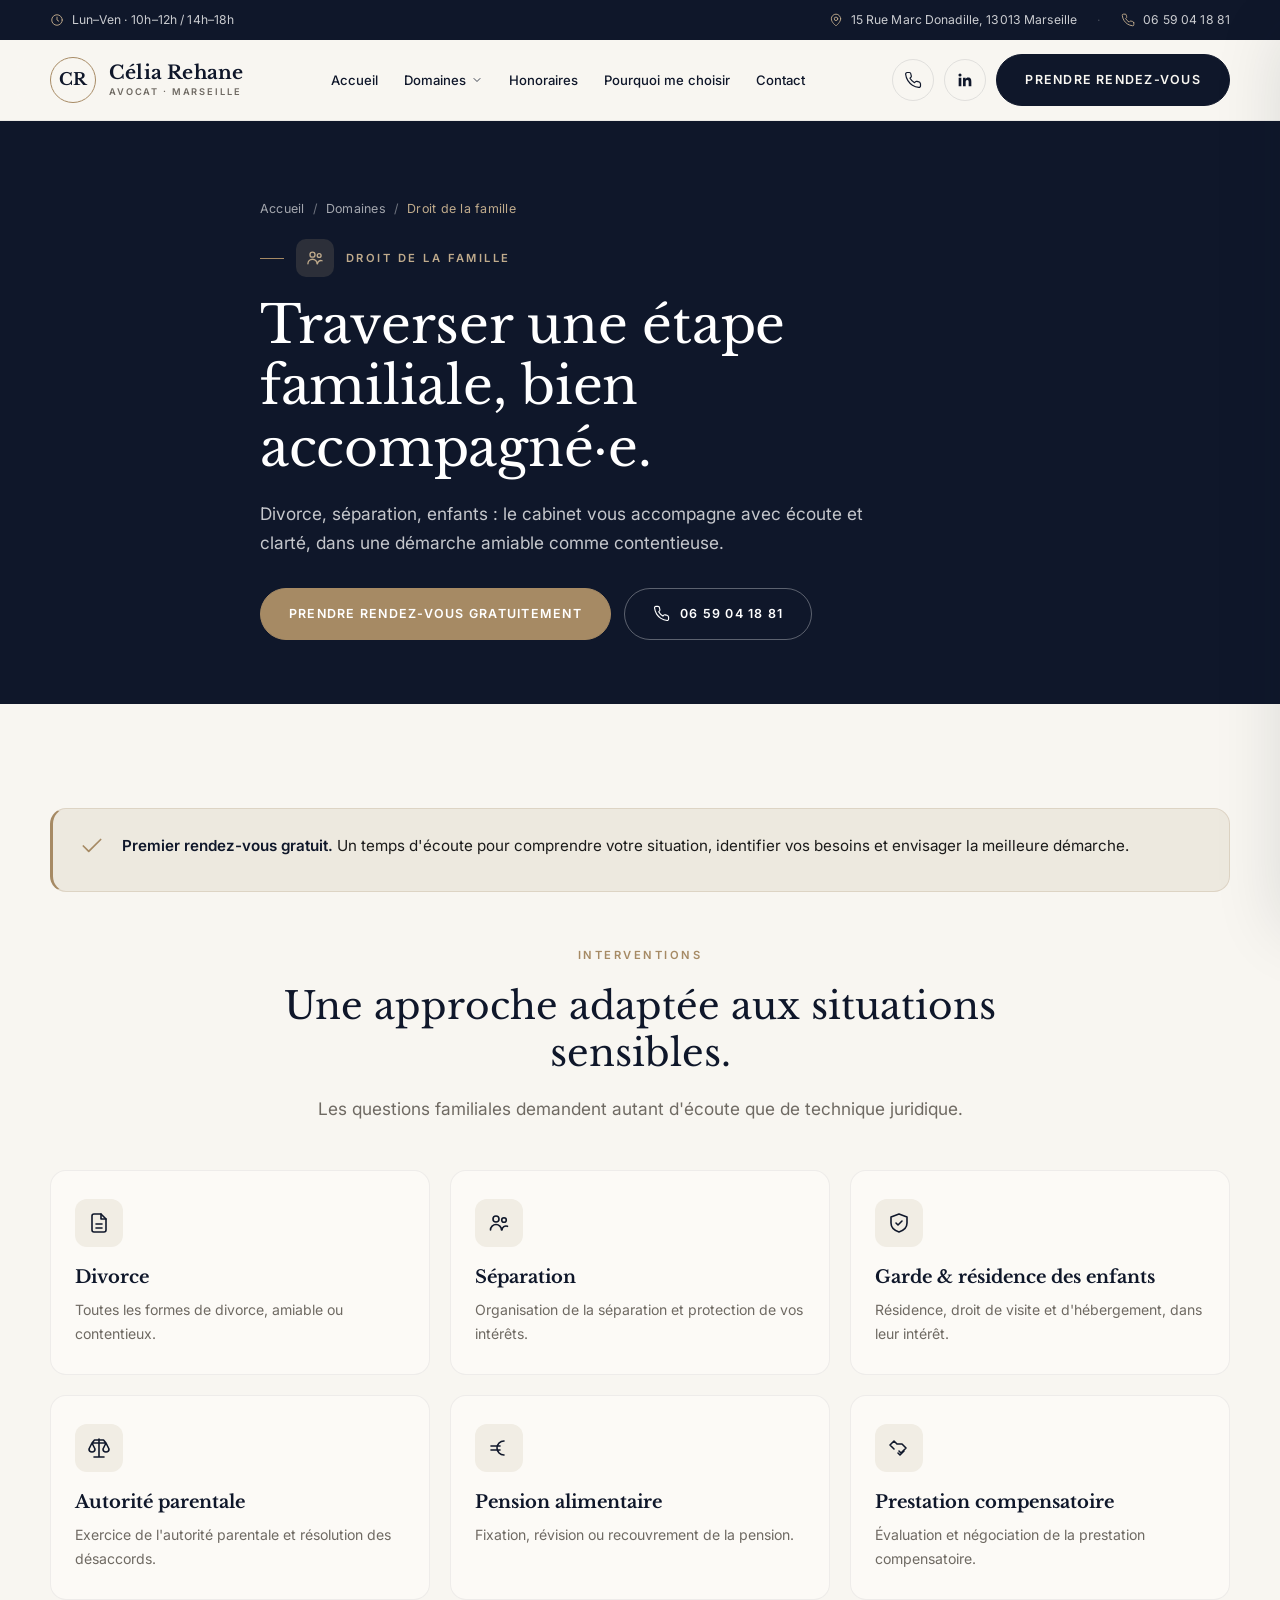
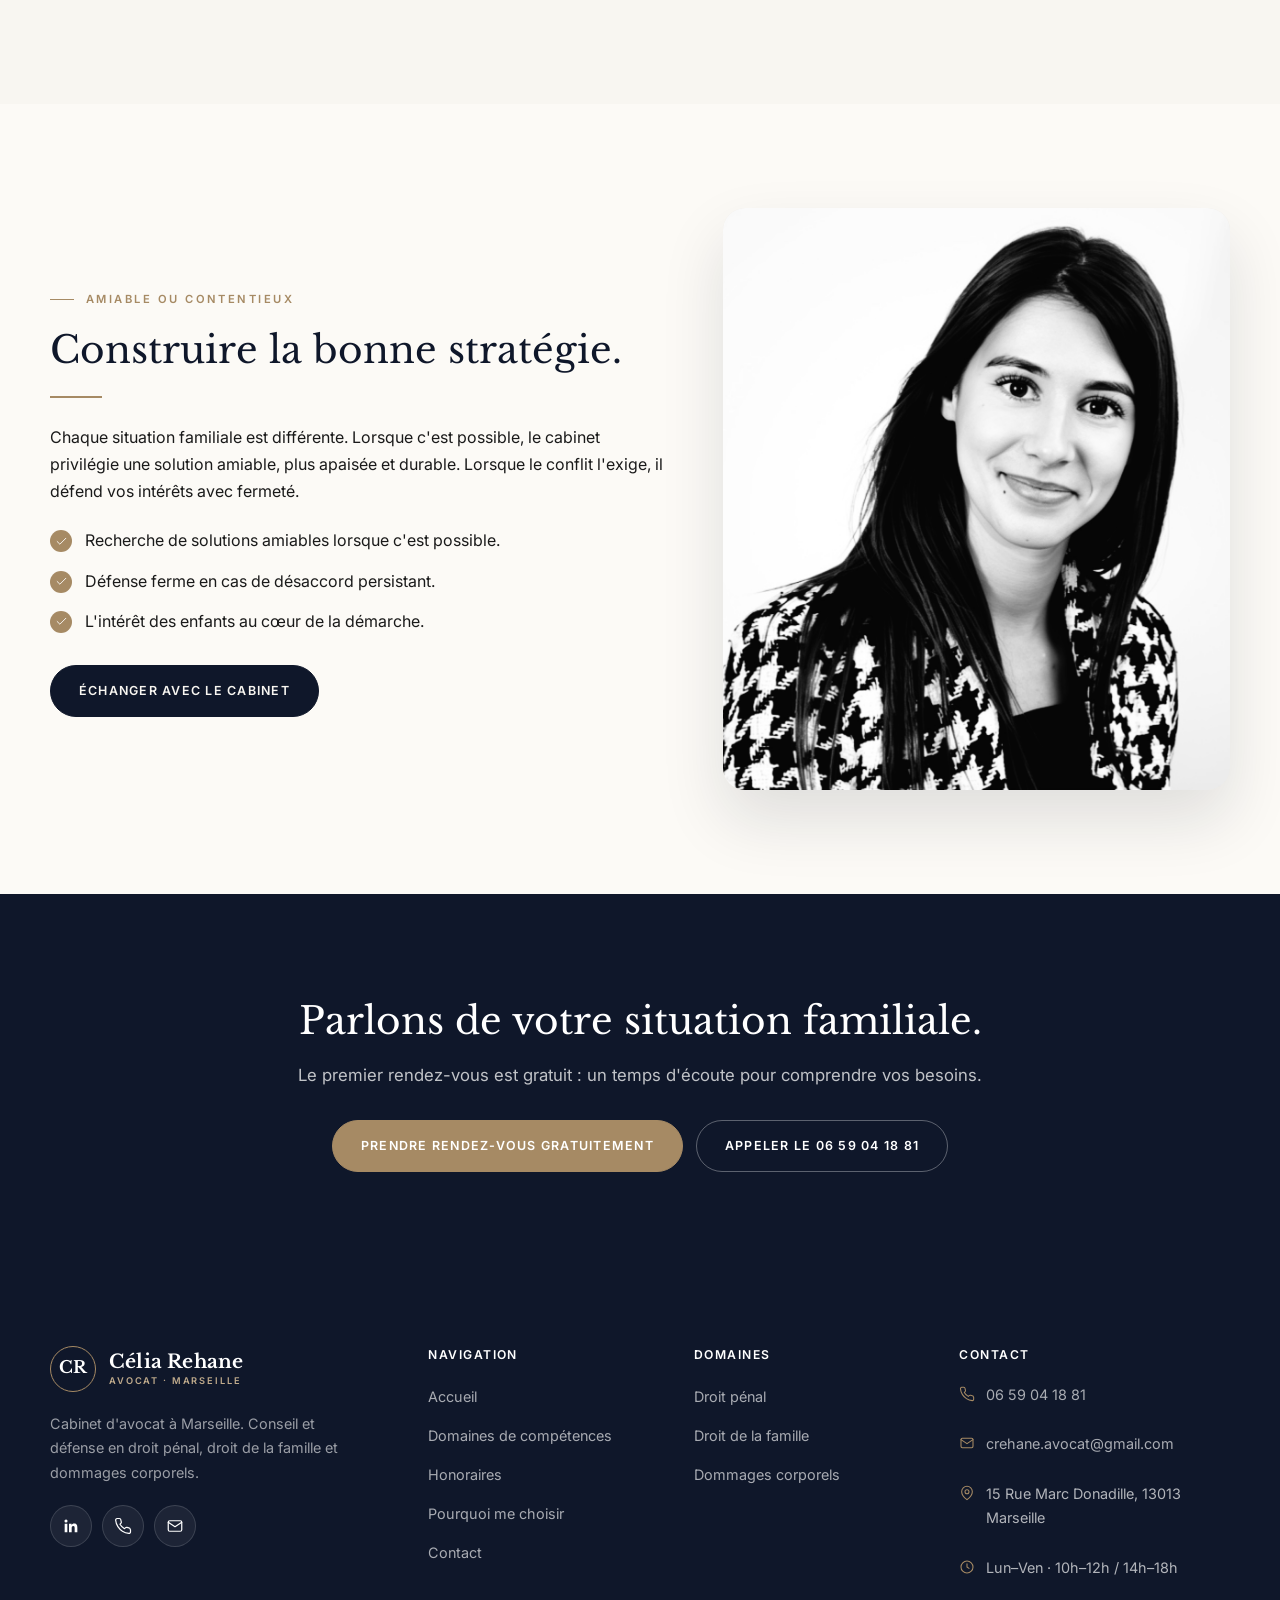
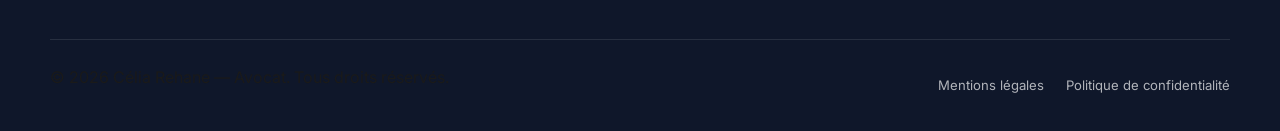
<file: droit-de-la-famille.html>
<!DOCTYPE html>
<html lang="fr">
<head>
  <meta charset="UTF-8" />
  <meta name="viewport" content="width=device-width, initial-scale=1.0" />
  <title>Avocat droit de la famille à Marseille — Divorce, garde d'enfants | Célia Rehane</title>
  <meta name="description" content="Avocat en droit de la famille à Marseille : divorce, séparation, garde d'enfants, pension alimentaire. Premier rendez-vous gratuit." />
  <meta name="theme-color" content="#0f172a" />
  <link rel="canonical" href="https://www.celia-rehane-avocat.fr/droit-de-la-famille.html" />
  <meta property="og:type" content="website" />
  <meta property="og:locale" content="fr_FR" />
  <meta property="og:title" content="Avocat droit de la famille à Marseille — Divorce, garde d'enfants | Célia Rehane" />
  <meta property="og:description" content="Avocat en droit de la famille à Marseille : divorce, séparation, garde d'enfants, pension alimentaire. Premier rendez-vous gratuit." />
  <meta property="og:image" content="photo-output.jpg" />
  <script>document.documentElement.classList.add("js");</script>
  <link rel="preconnect" href="https://fonts.googleapis.com" />
  <link rel="preconnect" href="https://fonts.gstatic.com" crossorigin />
  <link href="https://fonts.googleapis.com/css2?family=Libre+Baskerville:ital,wght@0,400;0,700;1,400&family=Inter:wght@300;400;500;600;700&display=swap" rel="stylesheet" />
  <link rel="stylesheet" href="style.css" />
  <script type="application/ld+json">
  {"@context":"https://schema.org","@type":"LegalService","name":"Avocat droit de la famille à Marseille — Célia Rehane","serviceType":"Droit de la famille","areaServed":"Marseille","provider":{"@type":"Attorney","name":"Célia Rehane","telephone":"+33659041881"}}
  </script>
</head>
<body>
  <div class="site-shell">

    <div class="topbar topbar-desktop-only">
      <div class="container topbar-inner">
        <span class="topbar-item"><svg viewBox="0 0 24 24" fill="none" stroke="currentColor" stroke-width="1.6" stroke-linecap="round" stroke-linejoin="round"><circle cx="12" cy="12" r="9"/><path d="M12 7v5l3 2"/></svg> Lun–Ven · 10h–12h / 14h–18h</span>
        <div class="topbar-right">
          <a class="topbar-item" href="https://maps.google.com/?q=15+Rue+Marc+Donadille+13013+Marseille" target="_blank" rel="noopener"><svg viewBox="0 0 24 24" fill="none" stroke="currentColor" stroke-width="1.6" stroke-linecap="round" stroke-linejoin="round"><path d="M20 10c0 6-8 12-8 12s-8-6-8-12a8 8 0 0 1 16 0Z"/><circle cx="12" cy="10" r="3"/></svg> 15 Rue Marc Donadille, 13013 Marseille</a>
          <span class="topbar-sep">·</span>
          <a class="topbar-item" href="tel:+33659041881"><svg viewBox="0 0 24 24" fill="none" stroke="currentColor" stroke-width="1.6" stroke-linecap="round" stroke-linejoin="round"><path d="M22 16.9v3a2 2 0 0 1-2.2 2 19.8 19.8 0 0 1-8.6-3 19.5 19.5 0 0 1-6-6 19.8 19.8 0 0 1-3-8.6A2 2 0 0 1 4.1 2h3a2 2 0 0 1 2 1.7c.1.9.3 1.8.6 2.6a2 2 0 0 1-.5 2.1L8 9.6a16 16 0 0 0 6 6l1.2-1.2a2 2 0 0 1 2.1-.5c.8.3 1.7.5 2.6.6a2 2 0 0 1 1.7 2Z"/></svg> 06 59 04 18 81</a>
        </div>
      </div>
    </div>

    <header class="header">
      <div class="container nav">
        <a href="index.html" class="brand" aria-label="Accueil — Célia Rehane Avocat">
          <span class="brand-monogram">CR</span><span class="brand-text"><strong>Célia Rehane</strong><small>Avocat · Marseille</small></span>
        </a>
        <nav class="menu" aria-label="Navigation principale">
          <a href="index.html">Accueil</a>
          <div class="nav-item">
            <button class="nav-trigger" aria-expanded="false" aria-haspopup="true">Domaines <svg viewBox="0 0 24 24" fill="none" stroke="currentColor" stroke-width="1.6" stroke-linecap="round" stroke-linejoin="round"><path d="m6 9 6 6 6-6"/></svg></button>
            <div class="mega" role="menu">
              <div class="mega-grid">
                <a href="droit-penal.html" class="mega-card" role="menuitem"><span class="mega-ico"><svg viewBox="0 0 24 24" fill="none" stroke="currentColor" stroke-width="1.6" stroke-linecap="round" stroke-linejoin="round"><path d="M12 3 4 6v6c0 5 3.5 7.5 8 9 4.5-1.5 8-4 8-9V6l-8-3Z"/><path d="m9 12 2 2 4-4"/></svg></span><h4>Droit pénal</h4><p>Garde à vue, comparution, audience, défense des victimes et des mis en cause.</p></a>
                <a href="droit-de-la-famille.html" class="mega-card" role="menuitem"><span class="mega-ico"><svg viewBox="0 0 24 24" fill="none" stroke="currentColor" stroke-width="1.6" stroke-linecap="round" stroke-linejoin="round"><circle cx="9" cy="8" r="3"/><circle cx="17" cy="9" r="2.3"/><path d="M3.5 19a5.5 5.5 0 0 1 11 0M15 19a4 4 0 0 1 5.5-3.7"/></svg></span><h4>Droit de la famille</h4><p>Divorce, séparation, garde d'enfants, pension alimentaire, autorité parentale.</p></a>
                <a href="dommages-corporels.html" class="mega-card" role="menuitem"><span class="mega-ico"><svg viewBox="0 0 24 24" fill="none" stroke="currentColor" stroke-width="1.6" stroke-linecap="round" stroke-linejoin="round"><path d="M3 12h4l2-5 3 9 2-4h4"/><path d="M20.5 8.5a4 4 0 0 0-7-2.6"/></svg></span><h4>Dommages corporels</h4><p>Accident, agression, erreur médicale : indemnisation de vos préjudices.</p></a>
                <div class="mega-promo"><span class="tag"><svg viewBox="0 0 24 24" fill="none" stroke="currentColor" stroke-width="1.6" stroke-linecap="round" stroke-linejoin="round"><path d="M20 6 9 17l-5-5"/></svg> Premier rendez-vous gratuit</span><p>Sans engagement en dommages corporels et en droit de la famille.</p><a href="contact.html" class="btn btn-cream btn-sm">Prendre rendez-vous</a></div>
              </div>
            </div>
          </div>
          <a href="honoraires.html">Honoraires</a>
          <a href="pourquoi-me-choisir.html">Pourquoi me choisir</a>
          <a href="contact.html">Contact</a>
        </nav>
        <div class="nav-actions">
          <a href="tel:+33659041881" class="icon-btn" aria-label="Appeler le cabinet"><svg viewBox="0 0 24 24" fill="none" stroke="currentColor" stroke-width="1.6" stroke-linecap="round" stroke-linejoin="round"><path d="M22 16.9v3a2 2 0 0 1-2.2 2 19.8 19.8 0 0 1-8.6-3 19.5 19.5 0 0 1-6-6 19.8 19.8 0 0 1-3-8.6A2 2 0 0 1 4.1 2h3a2 2 0 0 1 2 1.7c.1.9.3 1.8.6 2.6a2 2 0 0 1-.5 2.1L8 9.6a16 16 0 0 0 6 6l1.2-1.2a2 2 0 0 1 2.1-.5c.8.3 1.7.5 2.6.6a2 2 0 0 1 1.7 2Z"/></svg></a>
          <a href="https://www.linkedin.com/" target="_blank" rel="noopener" class="icon-btn" aria-label="LinkedIn du cabinet"><svg viewBox="0 0 24 24" fill="currentColor"><path d="M20.45 20.45h-3.56v-5.57c0-1.33-.02-3.04-1.85-3.04-1.85 0-2.14 1.45-2.14 2.94v5.67H9.35V9h3.42v1.56h.05c.48-.9 1.64-1.85 3.37-1.85 3.6 0 4.27 2.37 4.27 5.46v6.28ZM5.34 7.43a2.07 2.07 0 1 1 0-4.14 2.07 2.07 0 0 1 0 4.14ZM7.12 20.45H3.55V9h3.57v11.45Z"/></svg></a>
          <a href="contact.html" class="btn btn-dark rdv-desktop">Prendre rendez-vous</a>
          <button class="burger" aria-label="Ouvrir le menu" aria-expanded="false" aria-controls="mobileMenu"><span></span><span></span><span></span></button>
        </div>
      </div>
    </header>

    <div class="drawer-backdrop"></div>
    <aside class="mobile-nav" id="mobileMenu" aria-label="Menu mobile">
      <div class="mobile-nav-head"><span class="brand-text"><strong style="font-family:var(--font-serif);font-size:1.3rem;">Célia Rehane</strong></span><button class="mobile-close" aria-label="Fermer le menu"><svg viewBox="0 0 24 24" fill="none" stroke="currentColor" stroke-width="1.8" stroke-linecap="round" stroke-linejoin="round"><path d="M18 6 6 18M6 6l12 12"/></svg></button></div>
      <nav class="mobile-links">
        <a href="index.html">Accueil</a>
        <button class="m-acc-trigger" aria-expanded="true">Domaines de compétences <svg viewBox="0 0 24 24" fill="none" stroke="currentColor" stroke-width="1.6" stroke-linecap="round" stroke-linejoin="round"><path d="m6 9 6 6 6-6"/></svg></button>
        <div class="m-acc-panel open"><a href="domaines-de-competences.html">Tous les domaines</a><a href="droit-penal.html">Droit pénal</a><a href="droit-de-la-famille.html">Droit de la famille</a><a href="dommages-corporels.html">Dommages corporels</a></div>
        <a href="honoraires.html">Honoraires</a>
        <a href="pourquoi-me-choisir.html">Pourquoi me choisir</a>
        <a href="contact.html">Contact</a>
      </nav>
      <div class="mobile-meta">
        <div class="row"><svg viewBox="0 0 24 24" fill="none" stroke="currentColor" stroke-width="1.6" stroke-linecap="round" stroke-linejoin="round"><circle cx="12" cy="12" r="9"/><path d="M12 7v5l3 2"/></svg> Lun–Ven · 10h–12h / 14h–18h</div>
        <div class="row"><svg viewBox="0 0 24 24" fill="none" stroke="currentColor" stroke-width="1.6" stroke-linecap="round" stroke-linejoin="round"><path d="M20 10c0 6-8 12-8 12s-8-6-8-12a8 8 0 0 1 16 0Z"/><circle cx="12" cy="10" r="3"/></svg> 15 Rue Marc Donadille, 13013 Marseille</div>
        <div class="mobile-social"><a href="https://www.linkedin.com/" target="_blank" rel="noopener" class="icon-btn" aria-label="LinkedIn"><svg viewBox="0 0 24 24" fill="currentColor"><path d="M20.45 20.45h-3.56v-5.57c0-1.33-.02-3.04-1.85-3.04-1.85 0-2.14 1.45-2.14 2.94v5.67H9.35V9h3.42v1.56h.05c.48-.9 1.64-1.85 3.37-1.85 3.6 0 4.27 2.37 4.27 5.46v6.28ZM5.34 7.43a2.07 2.07 0 1 1 0-4.14 2.07 2.07 0 0 1 0 4.14ZM7.12 20.45H3.55V9h3.57v11.45Z"/></svg></a></div>
      </div>
      <div class="mobile-cta"><a href="tel:+33659041881" class="btn btn-light">Appeler le cabinet</a><a href="contact.html" class="btn btn-gold">Prendre rendez-vous</a></div>
    </aside>

    <main>

      <section class="page-hero dark">
        <div class="container page-hero-inner">
          <nav class="breadcrumb" aria-label="Fil d'ariane"><a href="index.html">Accueil</a><span class="sep">/</span><a href="domaines-de-competences.html">Domaines</a><span class="sep">/</span><span class="current">Droit de la famille</span></nav>
          <span class="eyebrow light domain-eyebrow"><span class="dico"><svg viewBox="0 0 24 24" fill="none" stroke="currentColor" stroke-width="1.6" stroke-linecap="round" stroke-linejoin="round"><circle cx="9" cy="8" r="3"/><circle cx="17" cy="9" r="2.3"/><path d="M3.5 19a5.5 5.5 0 0 1 11 0M15 19a4 4 0 0 1 5.5-3.7"/></svg></span> Droit de la famille</span>
          <h1>Traverser une étape familiale, bien accompagné·e.</h1>
          <p class="page-hero-text">Divorce, séparation, enfants : le cabinet vous accompagne avec écoute et clarté, dans une démarche amiable comme contentieuse.</p>
          <div class="page-hero-actions"><a href="contact.html" class="btn btn-gold">Prendre rendez-vous gratuitement</a><a href="tel:+33659041881" class="btn btn-ghost-light"><svg viewBox="0 0 24 24" fill="none" stroke="currentColor" stroke-width="1.6" stroke-linecap="round" stroke-linejoin="round"><path d="M22 16.9v3a2 2 0 0 1-2.2 2 19.8 19.8 0 0 1-8.6-3 19.5 19.5 0 0 1-6-6 19.8 19.8 0 0 1-3-8.6A2 2 0 0 1 4.1 2h3a2 2 0 0 1 2 1.7c.1.9.3 1.8.6 2.6a2 2 0 0 1-.5 2.1L8 9.6a16 16 0 0 0 6 6l1.2-1.2a2 2 0 0 1 2.1-.5c.8.3 1.7.5 2.6.6a2 2 0 0 1 1.7 2Z"/></svg> 06 59 04 18 81</a></div>
        </div>
      </section>

      <section class="section">
        <div class="container">
          <div class="callout reveal" style="margin-bottom:48px">
            <span class="ic"><svg viewBox="0 0 24 24" fill="none" stroke="currentColor" stroke-width="1.6" stroke-linecap="round" stroke-linejoin="round"><path d="M20 6 9 17l-5-5"/></svg></span>
            <p><strong>Premier rendez-vous gratuit.</strong> Un temps d'écoute pour comprendre votre situation, identifier vos besoins et envisager la meilleure démarche.</p>
          </div>
          <div class="section-intro reveal" style="margin-bottom:46px">
            <span class="eyebrow centered">Interventions</span>
            <h2>Une approche adaptée aux situations sensibles.</h2>
            <p class="lead">Les questions familiales demandent autant d'écoute que de technique juridique.</p>
          </div>
          <div class="feat-grid">
            <article class="feat-card reveal"><span class="ic"><svg viewBox="0 0 24 24" fill="none" stroke="currentColor" stroke-width="1.6" stroke-linecap="round" stroke-linejoin="round"><path d="M14 3H7a2 2 0 0 0-2 2v14a2 2 0 0 0 2 2h10a2 2 0 0 0 2-2V8z"/><path d="M14 3v5h5M9 13h6M9 17h6"/></svg></span><h3>Divorce</h3><p>Toutes les formes de divorce, amiable ou contentieux.</p></article>
            <article class="feat-card reveal"><span class="ic"><svg viewBox="0 0 24 24" fill="none" stroke="currentColor" stroke-width="1.6" stroke-linecap="round" stroke-linejoin="round"><circle cx="9" cy="8" r="3"/><circle cx="17" cy="9" r="2.3"/><path d="M3.5 19a5.5 5.5 0 0 1 11 0M15 19a4 4 0 0 1 5.5-3.7"/></svg></span><h3>Séparation</h3><p>Organisation de la séparation et protection de vos intérêts.</p></article>
            <article class="feat-card reveal"><span class="ic"><svg viewBox="0 0 24 24" fill="none" stroke="currentColor" stroke-width="1.6" stroke-linecap="round" stroke-linejoin="round"><path d="M12 3 4 6v6c0 5 3.5 7.5 8 9 4.5-1.5 8-4 8-9V6l-8-3Z"/><path d="m9 12 2 2 4-4"/></svg></span><h3>Garde & résidence des enfants</h3><p>Résidence, droit de visite et d'hébergement, dans leur intérêt.</p></article>
            <article class="feat-card reveal"><span class="ic"><svg viewBox="0 0 24 24" fill="none" stroke="currentColor" stroke-width="1.6" stroke-linecap="round" stroke-linejoin="round"><path d="M12 3v18M7 21h10M5 7h14l-2.5-3h-9zM5 7l-3 6a3 3 0 0 0 6 0zM19 7l3 6a3 3 0 0 1-6 0z"/></svg></span><h3>Autorité parentale</h3><p>Exercice de l'autorité parentale et résolution des désaccords.</p></article>
            <article class="feat-card reveal"><span class="ic"><svg viewBox="0 0 24 24" fill="none" stroke="currentColor" stroke-width="1.6" stroke-linecap="round" stroke-linejoin="round"><path d="M17 5a7 7 0 1 0 0 14M4 10h9M4 14h9"/></svg></span><h3>Pension alimentaire</h3><p>Fixation, révision ou recouvrement de la pension.</p></article>
            <article class="feat-card reveal"><span class="ic"><svg viewBox="0 0 24 24" fill="none" stroke="currentColor" stroke-width="1.6" stroke-linecap="round" stroke-linejoin="round"><path d="m11 17 2 2 4-4M7 13l-4-4 4-4 3 3h5l4 4-5 5-2-2"/></svg></span><h3>Prestation compensatoire</h3><p>Évaluation et négociation de la prestation compensatoire.</p></article>
          </div>
        </div>
      </section>

      <section class="section bg-paper">
        <div class="container split-grid reverse">
          <div class="about-copy reveal">
            <span class="eyebrow">Amiable ou contentieux</span>
            <h2>Construire la bonne stratégie.</h2>
            <div class="heading-line"></div>
            <p>Chaque situation familiale est différente. Lorsque c'est possible, le cabinet privilégie une solution amiable, plus apaisée et durable. Lorsque le conflit l'exige, il défend vos intérêts avec fermeté.</p>
            <ul class="check-list" style="margin:22px 0 30px">
              <li><span class="ic"><svg viewBox="0 0 24 24" fill="none" stroke="currentColor" stroke-width="1.6" stroke-linecap="round" stroke-linejoin="round"><path d="M20 6 9 17l-5-5"/></svg></span><span>Recherche de solutions amiables lorsque c'est possible.</span></li>
              <li><span class="ic"><svg viewBox="0 0 24 24" fill="none" stroke="currentColor" stroke-width="1.6" stroke-linecap="round" stroke-linejoin="round"><path d="M20 6 9 17l-5-5"/></svg></span><span>Défense ferme en cas de désaccord persistant.</span></li>
              <li><span class="ic"><svg viewBox="0 0 24 24" fill="none" stroke="currentColor" stroke-width="1.6" stroke-linecap="round" stroke-linejoin="round"><path d="M20 6 9 17l-5-5"/></svg></span><span>L'intérêt des enfants au cœur de la démarche.</span></li>
            </ul>
            <a href="contact.html" class="btn btn-dark">Échanger avec le cabinet</a>
          </div>
          <div class="about-visual reveal delay-1"><div class="about-photo"><img src="photo-output.jpg" alt="Maître Célia Rehane, avocat en droit de la famille à Marseille" width="520" height="600" /></div></div>
        </div>
      </section>

      <section class="section cta-band">
        <div class="container cta-band-inner">
          <h2>Parlons de votre situation familiale.</h2>
          <p>Le premier rendez-vous est gratuit : un temps d'écoute pour comprendre vos besoins.</p>
          <div class="cta-band-actions"><a href="contact.html" class="btn btn-gold">Prendre rendez-vous gratuitement</a><a href="tel:+33659041881" class="btn btn-ghost-light">Appeler le 06 59 04 18 81</a></div>
        </div>
      </section>

    </main>

    <footer class="footer">
      <div class="container">
        <div class="footer-grid">
          <div class="footer-about">
            <a href="index.html" class="brand"><span class="brand-monogram">CR</span><span class="brand-text"><strong>Célia Rehane</strong><small>Avocat · Marseille</small></span></a>
            <p>Cabinet d'avocat à Marseille. Conseil et défense en droit pénal, droit de la famille et dommages corporels.</p>
            <div class="footer-social">
              <a href="https://www.linkedin.com/" target="_blank" rel="noopener" class="icon-btn" aria-label="LinkedIn"><svg viewBox="0 0 24 24" fill="currentColor"><path d="M20.45 20.45h-3.56v-5.57c0-1.33-.02-3.04-1.85-3.04-1.85 0-2.14 1.45-2.14 2.94v5.67H9.35V9h3.42v1.56h.05c.48-.9 1.64-1.85 3.37-1.85 3.6 0 4.27 2.37 4.27 5.46v6.28ZM5.34 7.43a2.07 2.07 0 1 1 0-4.14 2.07 2.07 0 0 1 0 4.14ZM7.12 20.45H3.55V9h3.57v11.45Z"/></svg></a>
              <a href="tel:+33659041881" class="icon-btn" aria-label="Appeler"><svg viewBox="0 0 24 24" fill="none" stroke="currentColor" stroke-width="1.6" stroke-linecap="round" stroke-linejoin="round"><path d="M22 16.9v3a2 2 0 0 1-2.2 2 19.8 19.8 0 0 1-8.6-3 19.5 19.5 0 0 1-6-6 19.8 19.8 0 0 1-3-8.6A2 2 0 0 1 4.1 2h3a2 2 0 0 1 2 1.7c.1.9.3 1.8.6 2.6a2 2 0 0 1-.5 2.1L8 9.6a16 16 0 0 0 6 6l1.2-1.2a2 2 0 0 1 2.1-.5c.8.3 1.7.5 2.6.6a2 2 0 0 1 1.7 2Z"/></svg></a>
              <a href="mailto:crehane.avocat@gmail.com" class="icon-btn" aria-label="Email"><svg viewBox="0 0 24 24" fill="none" stroke="currentColor" stroke-width="1.6" stroke-linecap="round" stroke-linejoin="round"><rect x="3" y="5" width="18" height="14" rx="2"/><path d="m3 7 9 6 9-6"/></svg></a>
            </div>
          </div>
          <div class="footer-col"><h4>Navigation</h4><ul><li><a href="index.html">Accueil</a></li><li><a href="domaines-de-competences.html">Domaines de compétences</a></li><li><a href="honoraires.html">Honoraires</a></li><li><a href="pourquoi-me-choisir.html">Pourquoi me choisir</a></li><li><a href="contact.html">Contact</a></li></ul></div>
          <div class="footer-col"><h4>Domaines</h4><ul><li><a href="droit-penal.html">Droit pénal</a></li><li><a href="droit-de-la-famille.html">Droit de la famille</a></li><li><a href="dommages-corporels.html">Dommages corporels</a></li></ul></div>
          <div class="footer-col"><h4>Contact</h4><ul class="footer-contact">
            <li><svg viewBox="0 0 24 24" fill="none" stroke="currentColor" stroke-width="1.6" stroke-linecap="round" stroke-linejoin="round"><path d="M22 16.9v3a2 2 0 0 1-2.2 2 19.8 19.8 0 0 1-8.6-3 19.5 19.5 0 0 1-6-6 19.8 19.8 0 0 1-3-8.6A2 2 0 0 1 4.1 2h3a2 2 0 0 1 2 1.7c.1.9.3 1.8.6 2.6a2 2 0 0 1-.5 2.1L8 9.6a16 16 0 0 0 6 6l1.2-1.2a2 2 0 0 1 2.1-.5c.8.3 1.7.5 2.6.6a2 2 0 0 1 1.7 2Z"/></svg> <a href="tel:+33659041881">06 59 04 18 81</a></li>
            <li><svg viewBox="0 0 24 24" fill="none" stroke="currentColor" stroke-width="1.6" stroke-linecap="round" stroke-linejoin="round"><rect x="3" y="5" width="18" height="14" rx="2"/><path d="m3 7 9 6 9-6"/></svg> <a href="mailto:crehane.avocat@gmail.com">crehane.avocat@gmail.com</a></li>
            <li><svg viewBox="0 0 24 24" fill="none" stroke="currentColor" stroke-width="1.6" stroke-linecap="round" stroke-linejoin="round"><path d="M20 10c0 6-8 12-8 12s-8-6-8-12a8 8 0 0 1 16 0Z"/><circle cx="12" cy="10" r="3"/></svg> 15 Rue Marc Donadille, 13013 Marseille</li>
            <li><svg viewBox="0 0 24 24" fill="none" stroke="currentColor" stroke-width="1.6" stroke-linecap="round" stroke-linejoin="round"><circle cx="12" cy="12" r="9"/><path d="M12 7v5l3 2"/></svg> Lun–Ven · 10h–12h / 14h–18h</li>
          </ul></div>
        </div>
        <div class="footer-bottom">
          <p>© <span class="js-year">2026</span> Célia Rehane — Avocat. Tous droits réservés.</p>
          <div class="footer-legal"><a href="mentions-legales.html">Mentions légales</a><a href="politique-de-confidentialite.html">Politique de confidentialité</a></div>
        </div>
      </div>
    </footer>

    <button class="to-top" aria-label="Revenir en haut"><svg viewBox="0 0 24 24" fill="none" stroke="currentColor" stroke-width="2" stroke-linecap="round" stroke-linejoin="round"><path d="m18 15-6-6-6 6"/></svg></button>
    <div class="mobile-cta-bar">
      <a href="tel:+33659041881" class="call"><svg viewBox="0 0 24 24" fill="none" stroke="currentColor" stroke-width="1.6" stroke-linecap="round" stroke-linejoin="round"><path d="M22 16.9v3a2 2 0 0 1-2.2 2 19.8 19.8 0 0 1-8.6-3 19.5 19.5 0 0 1-6-6 19.8 19.8 0 0 1-3-8.6A2 2 0 0 1 4.1 2h3a2 2 0 0 1 2 1.7c.1.9.3 1.8.6 2.6a2 2 0 0 1-.5 2.1L8 9.6a16 16 0 0 0 6 6l1.2-1.2a2 2 0 0 1 2.1-.5c.8.3 1.7.5 2.6.6a2 2 0 0 1 1.7 2Z"/></svg> Appeler</a>
      <a href="contact.html" class="rdv"><svg viewBox="0 0 24 24" fill="none" stroke="currentColor" stroke-width="1.8" stroke-linecap="round" stroke-linejoin="round"><rect x="3" y="4" width="18" height="18" rx="2"/><path d="M16 2v4M8 2v4M3 10h18"/></svg> Rendez-vous</a>
    </div>
  </div>
  <script src="script.js" defer></script>
</body>
</html>
</file>
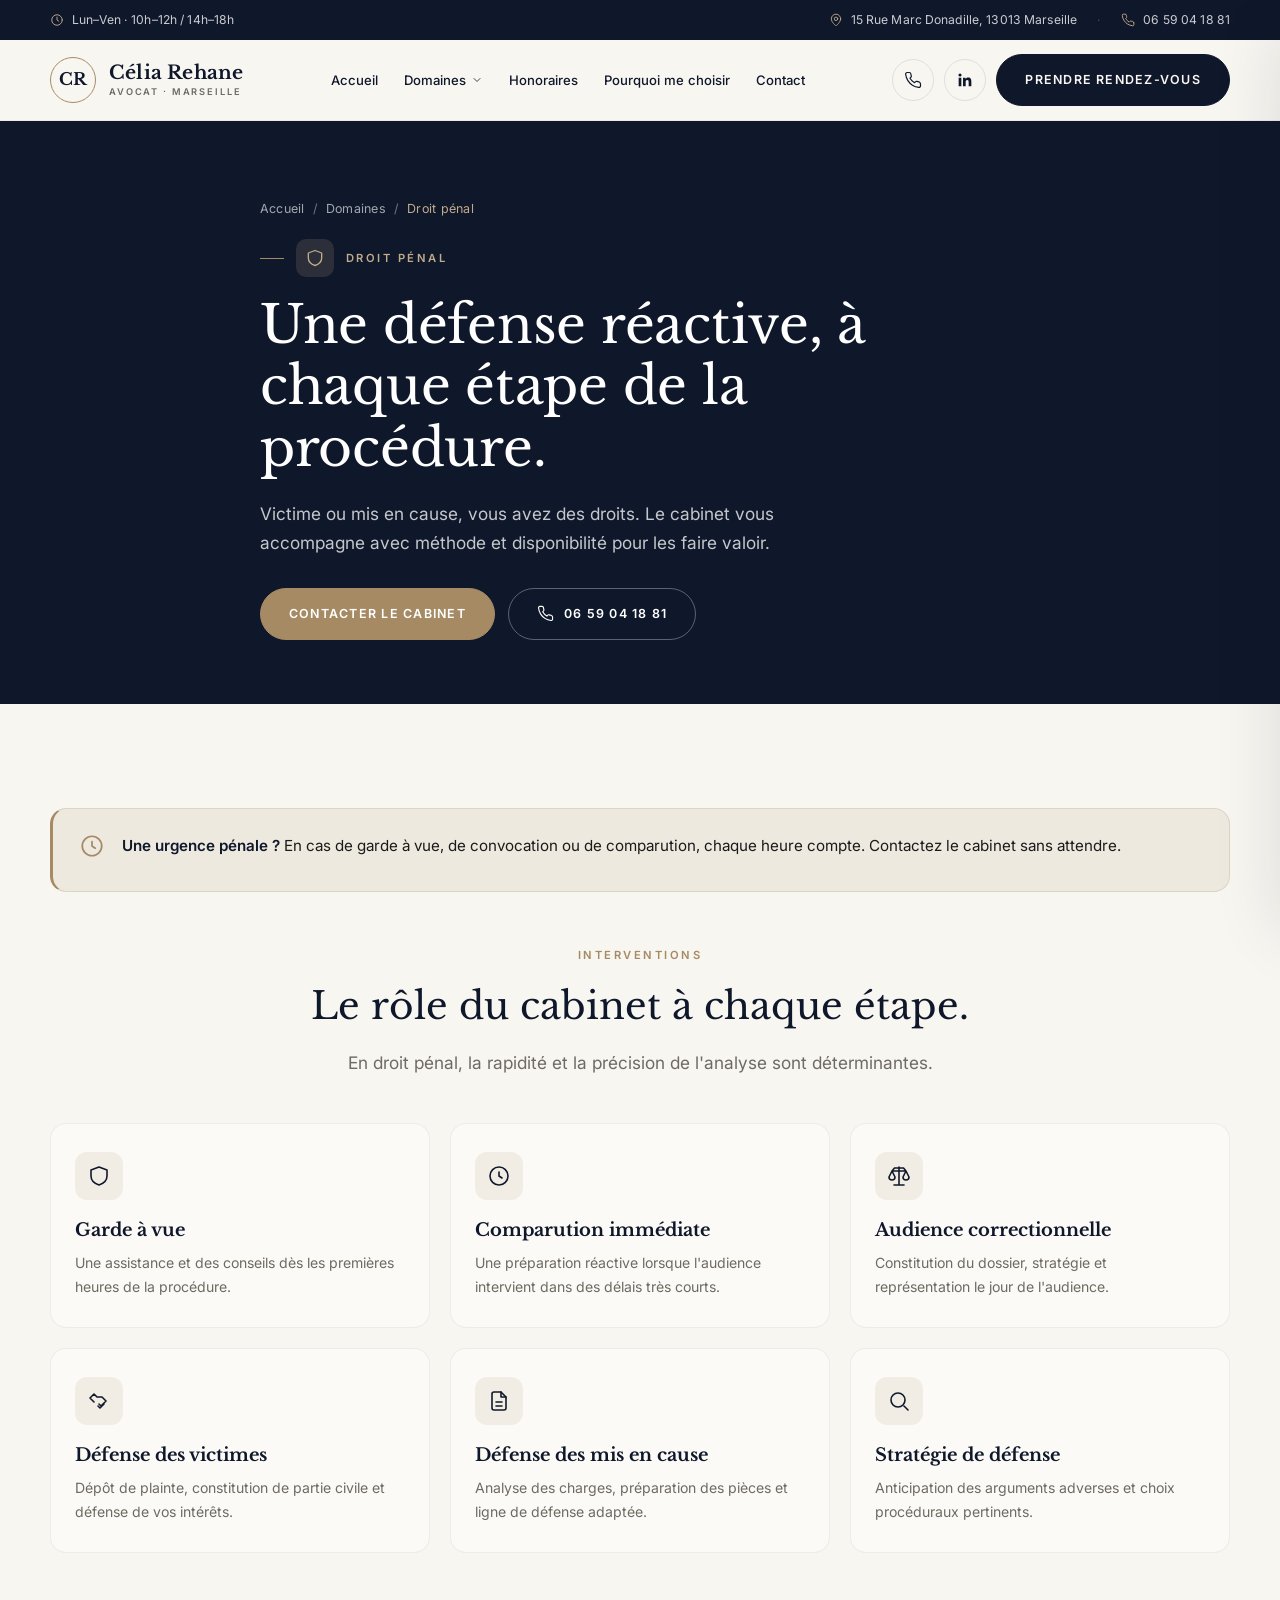
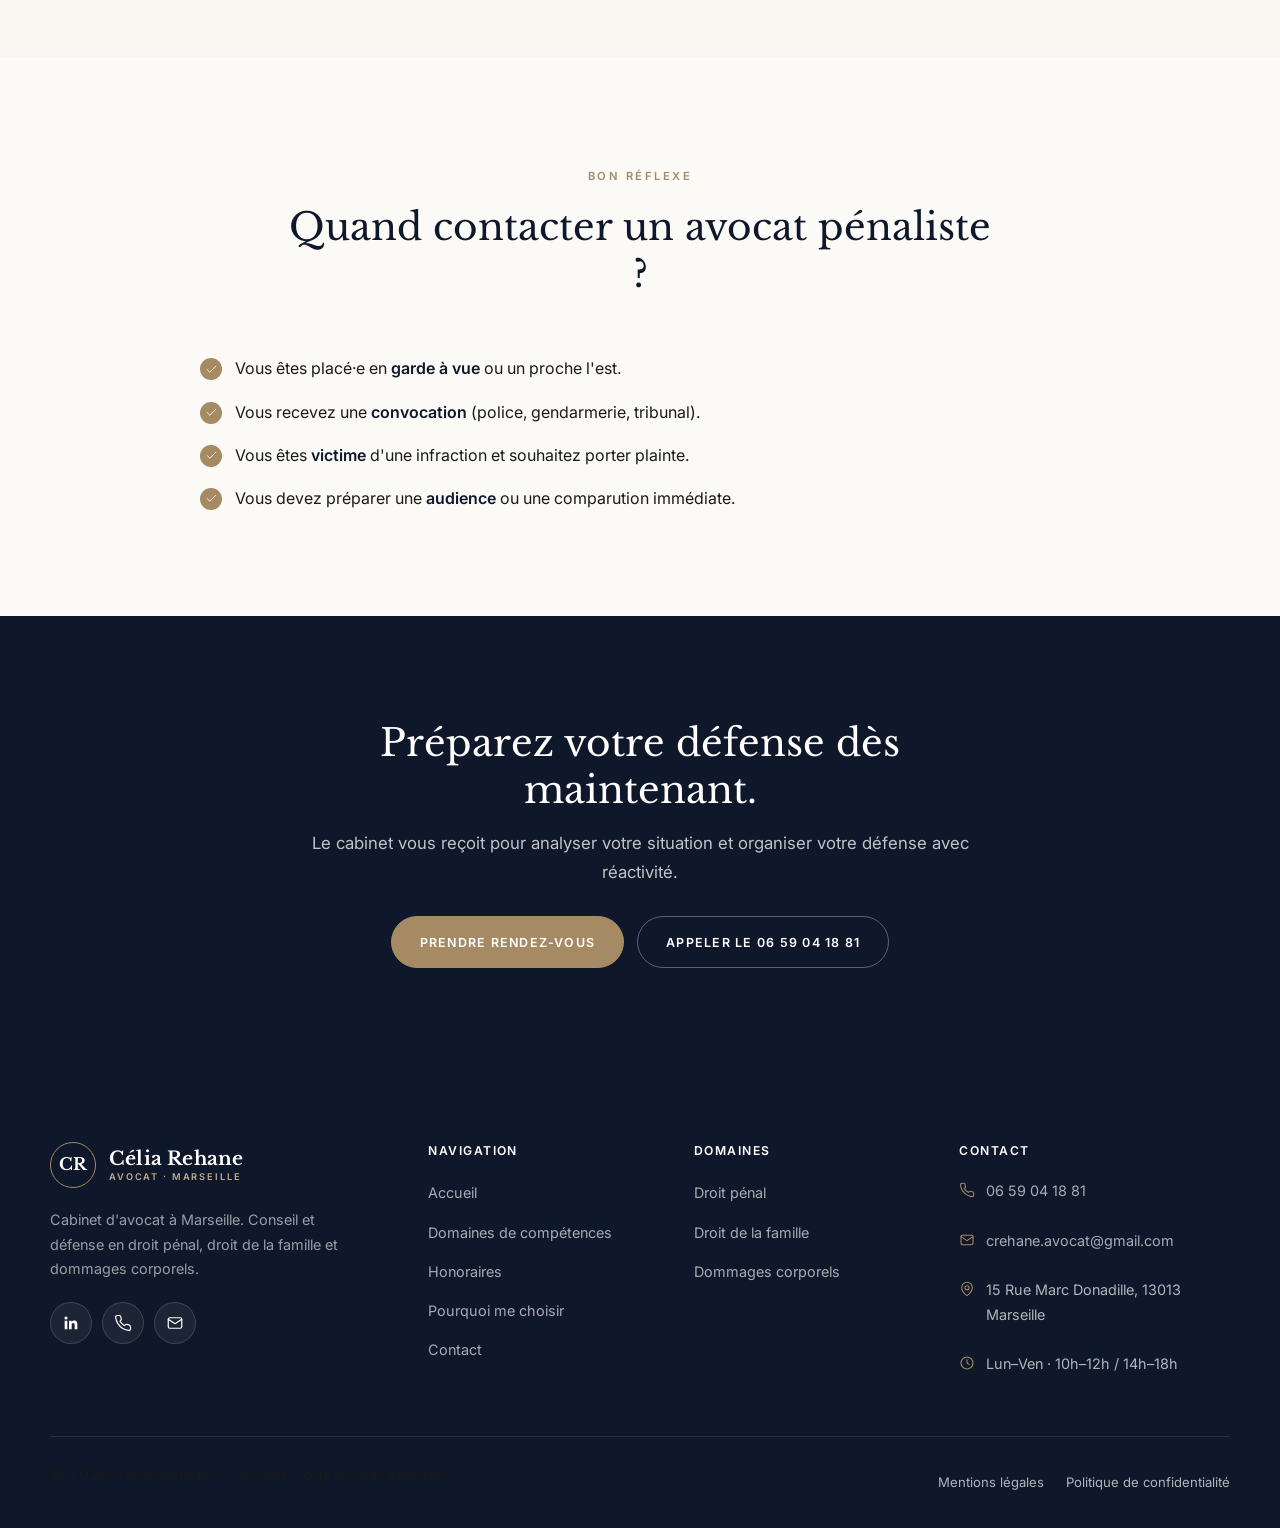
<file: droit-penal.html>
<!DOCTYPE html>
<html lang="fr">
<head>
  <meta charset="UTF-8" />
  <meta name="viewport" content="width=device-width, initial-scale=1.0" />
  <title>Avocat droit pénal à Marseille — Garde à vue, audience | Célia Rehane</title>
  <meta name="description" content="Avocat en droit pénal à Marseille : garde à vue, comparution, audience correctionnelle, défense des victimes et des mis en cause." />
  <meta name="theme-color" content="#0f172a" />
  <link rel="canonical" href="https://www.celia-rehane-avocat.fr/droit-penal.html" />
  <meta property="og:type" content="website" />
  <meta property="og:locale" content="fr_FR" />
  <meta property="og:title" content="Avocat droit pénal à Marseille — Garde à vue, audience | Célia Rehane" />
  <meta property="og:description" content="Avocat en droit pénal à Marseille : garde à vue, comparution, audience correctionnelle, défense des victimes et des mis en cause." />
  <meta property="og:image" content="photo-output.jpg" />
  <script>document.documentElement.classList.add("js");</script>
  <link rel="preconnect" href="https://fonts.googleapis.com" />
  <link rel="preconnect" href="https://fonts.gstatic.com" crossorigin />
  <link href="https://fonts.googleapis.com/css2?family=Libre+Baskerville:ital,wght@0,400;0,700;1,400&family=Inter:wght@300;400;500;600;700&display=swap" rel="stylesheet" />
  <link rel="stylesheet" href="style.css" />
  <script type="application/ld+json">
  {"@context":"https://schema.org","@type":"LegalService","name":"Avocat droit pénal à Marseille — Célia Rehane","serviceType":"Droit pénal","areaServed":"Marseille","provider":{"@type":"Attorney","name":"Célia Rehane","telephone":"+33659041881"}}
  </script>
</head>
<body>
  <div class="site-shell">

    <div class="topbar topbar-desktop-only">
      <div class="container topbar-inner">
        <span class="topbar-item"><svg viewBox="0 0 24 24" fill="none" stroke="currentColor" stroke-width="1.6" stroke-linecap="round" stroke-linejoin="round"><circle cx="12" cy="12" r="9"/><path d="M12 7v5l3 2"/></svg> Lun–Ven · 10h–12h / 14h–18h</span>
        <div class="topbar-right">
          <a class="topbar-item" href="https://maps.google.com/?q=15+Rue+Marc+Donadille+13013+Marseille" target="_blank" rel="noopener"><svg viewBox="0 0 24 24" fill="none" stroke="currentColor" stroke-width="1.6" stroke-linecap="round" stroke-linejoin="round"><path d="M20 10c0 6-8 12-8 12s-8-6-8-12a8 8 0 0 1 16 0Z"/><circle cx="12" cy="10" r="3"/></svg> 15 Rue Marc Donadille, 13013 Marseille</a>
          <span class="topbar-sep">·</span>
          <a class="topbar-item" href="tel:+33659041881"><svg viewBox="0 0 24 24" fill="none" stroke="currentColor" stroke-width="1.6" stroke-linecap="round" stroke-linejoin="round"><path d="M22 16.9v3a2 2 0 0 1-2.2 2 19.8 19.8 0 0 1-8.6-3 19.5 19.5 0 0 1-6-6 19.8 19.8 0 0 1-3-8.6A2 2 0 0 1 4.1 2h3a2 2 0 0 1 2 1.7c.1.9.3 1.8.6 2.6a2 2 0 0 1-.5 2.1L8 9.6a16 16 0 0 0 6 6l1.2-1.2a2 2 0 0 1 2.1-.5c.8.3 1.7.5 2.6.6a2 2 0 0 1 1.7 2Z"/></svg> 06 59 04 18 81</a>
        </div>
      </div>
    </div>

    <header class="header">
      <div class="container nav">
        <a href="index.html" class="brand" aria-label="Accueil — Célia Rehane Avocat">
          <span class="brand-monogram">CR</span><span class="brand-text"><strong>Célia Rehane</strong><small>Avocat · Marseille</small></span>
        </a>
        <nav class="menu" aria-label="Navigation principale">
          <a href="index.html">Accueil</a>
          <div class="nav-item">
            <button class="nav-trigger" aria-expanded="false" aria-haspopup="true">Domaines <svg viewBox="0 0 24 24" fill="none" stroke="currentColor" stroke-width="1.6" stroke-linecap="round" stroke-linejoin="round"><path d="m6 9 6 6 6-6"/></svg></button>
            <div class="mega" role="menu">
              <div class="mega-grid">
                <a href="droit-penal.html" class="mega-card" role="menuitem"><span class="mega-ico"><svg viewBox="0 0 24 24" fill="none" stroke="currentColor" stroke-width="1.6" stroke-linecap="round" stroke-linejoin="round"><path d="M12 3 4 6v6c0 5 3.5 7.5 8 9 4.5-1.5 8-4 8-9V6l-8-3Z"/><path d="m9 12 2 2 4-4"/></svg></span><h4>Droit pénal</h4><p>Garde à vue, comparution, audience, défense des victimes et des mis en cause.</p></a>
                <a href="droit-de-la-famille.html" class="mega-card" role="menuitem"><span class="mega-ico"><svg viewBox="0 0 24 24" fill="none" stroke="currentColor" stroke-width="1.6" stroke-linecap="round" stroke-linejoin="round"><circle cx="9" cy="8" r="3"/><circle cx="17" cy="9" r="2.3"/><path d="M3.5 19a5.5 5.5 0 0 1 11 0M15 19a4 4 0 0 1 5.5-3.7"/></svg></span><h4>Droit de la famille</h4><p>Divorce, séparation, garde d'enfants, pension alimentaire, autorité parentale.</p></a>
                <a href="dommages-corporels.html" class="mega-card" role="menuitem"><span class="mega-ico"><svg viewBox="0 0 24 24" fill="none" stroke="currentColor" stroke-width="1.6" stroke-linecap="round" stroke-linejoin="round"><path d="M3 12h4l2-5 3 9 2-4h4"/><path d="M20.5 8.5a4 4 0 0 0-7-2.6"/></svg></span><h4>Dommages corporels</h4><p>Accident, agression, erreur médicale : indemnisation de vos préjudices.</p></a>
                <div class="mega-promo"><span class="tag"><svg viewBox="0 0 24 24" fill="none" stroke="currentColor" stroke-width="1.6" stroke-linecap="round" stroke-linejoin="round"><path d="M20 6 9 17l-5-5"/></svg> Premier rendez-vous gratuit</span><p>Sans engagement en dommages corporels et en droit de la famille.</p><a href="contact.html" class="btn btn-cream btn-sm">Prendre rendez-vous</a></div>
              </div>
            </div>
          </div>
          <a href="honoraires.html">Honoraires</a>
          <a href="pourquoi-me-choisir.html">Pourquoi me choisir</a>
          <a href="contact.html">Contact</a>
        </nav>
        <div class="nav-actions">
          <a href="tel:+33659041881" class="icon-btn" aria-label="Appeler le cabinet"><svg viewBox="0 0 24 24" fill="none" stroke="currentColor" stroke-width="1.6" stroke-linecap="round" stroke-linejoin="round"><path d="M22 16.9v3a2 2 0 0 1-2.2 2 19.8 19.8 0 0 1-8.6-3 19.5 19.5 0 0 1-6-6 19.8 19.8 0 0 1-3-8.6A2 2 0 0 1 4.1 2h3a2 2 0 0 1 2 1.7c.1.9.3 1.8.6 2.6a2 2 0 0 1-.5 2.1L8 9.6a16 16 0 0 0 6 6l1.2-1.2a2 2 0 0 1 2.1-.5c.8.3 1.7.5 2.6.6a2 2 0 0 1 1.7 2Z"/></svg></a>
          <a href="https://www.linkedin.com/" target="_blank" rel="noopener" class="icon-btn" aria-label="LinkedIn du cabinet"><svg viewBox="0 0 24 24" fill="currentColor"><path d="M20.45 20.45h-3.56v-5.57c0-1.33-.02-3.04-1.85-3.04-1.85 0-2.14 1.45-2.14 2.94v5.67H9.35V9h3.42v1.56h.05c.48-.9 1.64-1.85 3.37-1.85 3.6 0 4.27 2.37 4.27 5.46v6.28ZM5.34 7.43a2.07 2.07 0 1 1 0-4.14 2.07 2.07 0 0 1 0 4.14ZM7.12 20.45H3.55V9h3.57v11.45Z"/></svg></a>
          <a href="contact.html" class="btn btn-dark rdv-desktop">Prendre rendez-vous</a>
          <button class="burger" aria-label="Ouvrir le menu" aria-expanded="false" aria-controls="mobileMenu"><span></span><span></span><span></span></button>
        </div>
      </div>
    </header>

    <div class="drawer-backdrop"></div>
    <aside class="mobile-nav" id="mobileMenu" aria-label="Menu mobile">
      <div class="mobile-nav-head"><span class="brand-text"><strong style="font-family:var(--font-serif);font-size:1.3rem;">Célia Rehane</strong></span><button class="mobile-close" aria-label="Fermer le menu"><svg viewBox="0 0 24 24" fill="none" stroke="currentColor" stroke-width="1.8" stroke-linecap="round" stroke-linejoin="round"><path d="M18 6 6 18M6 6l12 12"/></svg></button></div>
      <nav class="mobile-links">
        <a href="index.html">Accueil</a>
        <button class="m-acc-trigger" aria-expanded="true">Domaines de compétences <svg viewBox="0 0 24 24" fill="none" stroke="currentColor" stroke-width="1.6" stroke-linecap="round" stroke-linejoin="round"><path d="m6 9 6 6 6-6"/></svg></button>
        <div class="m-acc-panel open"><a href="domaines-de-competences.html">Tous les domaines</a><a href="droit-penal.html">Droit pénal</a><a href="droit-de-la-famille.html">Droit de la famille</a><a href="dommages-corporels.html">Dommages corporels</a></div>
        <a href="honoraires.html">Honoraires</a>
        <a href="pourquoi-me-choisir.html">Pourquoi me choisir</a>
        <a href="contact.html">Contact</a>
      </nav>
      <div class="mobile-meta">
        <div class="row"><svg viewBox="0 0 24 24" fill="none" stroke="currentColor" stroke-width="1.6" stroke-linecap="round" stroke-linejoin="round"><circle cx="12" cy="12" r="9"/><path d="M12 7v5l3 2"/></svg> Lun–Ven · 10h–12h / 14h–18h</div>
        <div class="row"><svg viewBox="0 0 24 24" fill="none" stroke="currentColor" stroke-width="1.6" stroke-linecap="round" stroke-linejoin="round"><path d="M20 10c0 6-8 12-8 12s-8-6-8-12a8 8 0 0 1 16 0Z"/><circle cx="12" cy="10" r="3"/></svg> 15 Rue Marc Donadille, 13013 Marseille</div>
        <div class="mobile-social"><a href="https://www.linkedin.com/" target="_blank" rel="noopener" class="icon-btn" aria-label="LinkedIn"><svg viewBox="0 0 24 24" fill="currentColor"><path d="M20.45 20.45h-3.56v-5.57c0-1.33-.02-3.04-1.85-3.04-1.85 0-2.14 1.45-2.14 2.94v5.67H9.35V9h3.42v1.56h.05c.48-.9 1.64-1.85 3.37-1.85 3.6 0 4.27 2.37 4.27 5.46v6.28ZM5.34 7.43a2.07 2.07 0 1 1 0-4.14 2.07 2.07 0 0 1 0 4.14ZM7.12 20.45H3.55V9h3.57v11.45Z"/></svg></a></div>
      </div>
      <div class="mobile-cta"><a href="tel:+33659041881" class="btn btn-light">Appeler le cabinet</a><a href="contact.html" class="btn btn-gold">Prendre rendez-vous</a></div>
    </aside>

    <main>

      <section class="page-hero dark">
        <div class="container page-hero-inner">
          <nav class="breadcrumb" aria-label="Fil d'ariane"><a href="index.html">Accueil</a><span class="sep">/</span><a href="domaines-de-competences.html">Domaines</a><span class="sep">/</span><span class="current">Droit pénal</span></nav>
          <span class="eyebrow light domain-eyebrow"><span class="dico"><svg viewBox="0 0 24 24" fill="none" stroke="currentColor" stroke-width="1.6" stroke-linecap="round" stroke-linejoin="round"><path d="M12 3 4 6v6c0 5 3.5 7.5 8 9 4.5-1.5 8-4 8-9V6l-8-3Z"/></svg></span> Droit pénal</span>
          <h1>Une défense réactive, à chaque étape de la procédure.</h1>
          <p class="page-hero-text">Victime ou mis en cause, vous avez des droits. Le cabinet vous accompagne avec méthode et disponibilité pour les faire valoir.</p>
          <div class="page-hero-actions"><a href="contact.html" class="btn btn-gold">Contacter le cabinet</a><a href="tel:+33659041881" class="btn btn-ghost-light"><svg viewBox="0 0 24 24" fill="none" stroke="currentColor" stroke-width="1.6" stroke-linecap="round" stroke-linejoin="round"><path d="M22 16.9v3a2 2 0 0 1-2.2 2 19.8 19.8 0 0 1-8.6-3 19.5 19.5 0 0 1-6-6 19.8 19.8 0 0 1-3-8.6A2 2 0 0 1 4.1 2h3a2 2 0 0 1 2 1.7c.1.9.3 1.8.6 2.6a2 2 0 0 1-.5 2.1L8 9.6a16 16 0 0 0 6 6l1.2-1.2a2 2 0 0 1 2.1-.5c.8.3 1.7.5 2.6.6a2 2 0 0 1 1.7 2Z"/></svg> 06 59 04 18 81</a></div>
        </div>
      </section>

      <section class="section">
        <div class="container">
          <div class="callout reveal" style="margin-bottom:48px">
            <span class="ic"><svg viewBox="0 0 24 24" fill="none" stroke="currentColor" stroke-width="1.6" stroke-linecap="round" stroke-linejoin="round"><circle cx="12" cy="12" r="9"/><path d="M12 8v4l3 2"/></svg></span>
            <p><strong>Une urgence pénale ?</strong> En cas de garde à vue, de convocation ou de comparution, chaque heure compte. Contactez le cabinet sans attendre.</p>
          </div>
          <div class="section-intro reveal" style="margin-bottom:46px">
            <span class="eyebrow centered">Interventions</span>
            <h2>Le rôle du cabinet à chaque étape.</h2>
            <p class="lead">En droit pénal, la rapidité et la précision de l'analyse sont déterminantes.</p>
          </div>
          <div class="feat-grid">
            <article class="feat-card reveal"><span class="ic"><svg viewBox="0 0 24 24" fill="none" stroke="currentColor" stroke-width="1.6" stroke-linecap="round" stroke-linejoin="round"><path d="M12 3 4 6v6c0 5 3.5 7.5 8 9 4.5-1.5 8-4 8-9V6l-8-3Z"/></svg></span><h3>Garde à vue</h3><p>Une assistance et des conseils dès les premières heures de la procédure.</p></article>
            <article class="feat-card reveal"><span class="ic"><svg viewBox="0 0 24 24" fill="none" stroke="currentColor" stroke-width="1.6" stroke-linecap="round" stroke-linejoin="round"><circle cx="12" cy="12" r="9"/><path d="M12 8v4l3 2"/></svg></span><h3>Comparution immédiate</h3><p>Une préparation réactive lorsque l'audience intervient dans des délais très courts.</p></article>
            <article class="feat-card reveal"><span class="ic"><svg viewBox="0 0 24 24" fill="none" stroke="currentColor" stroke-width="1.6" stroke-linecap="round" stroke-linejoin="round"><path d="M12 3v18M7 21h10M5 7h14l-2.5-3h-9zM5 7l-3 6a3 3 0 0 0 6 0zM19 7l3 6a3 3 0 0 1-6 0z"/></svg></span><h3>Audience correctionnelle</h3><p>Constitution du dossier, stratégie et représentation le jour de l'audience.</p></article>
            <article class="feat-card reveal"><span class="ic"><svg viewBox="0 0 24 24" fill="none" stroke="currentColor" stroke-width="1.6" stroke-linecap="round" stroke-linejoin="round"><path d="m11 17 2 2 4-4M7 13l-4-4 4-4 3 3h5l4 4-5 5-2-2"/></svg></span><h3>Défense des victimes</h3><p>Dépôt de plainte, constitution de partie civile et défense de vos intérêts.</p></article>
            <article class="feat-card reveal"><span class="ic"><svg viewBox="0 0 24 24" fill="none" stroke="currentColor" stroke-width="1.6" stroke-linecap="round" stroke-linejoin="round"><path d="M14 3H7a2 2 0 0 0-2 2v14a2 2 0 0 0 2 2h10a2 2 0 0 0 2-2V8z"/><path d="M14 3v5h5M9 13h6M9 17h6"/></svg></span><h3>Défense des mis en cause</h3><p>Analyse des charges, préparation des pièces et ligne de défense adaptée.</p></article>
            <article class="feat-card reveal"><span class="ic"><svg viewBox="0 0 24 24" fill="none" stroke="currentColor" stroke-width="1.6" stroke-linecap="round" stroke-linejoin="round"><circle cx="11" cy="11" r="7"/><path d="m21 21-4-4"/></svg></span><h3>Stratégie de défense</h3><p>Anticipation des arguments adverses et choix procéduraux pertinents.</p></article>
          </div>
        </div>
      </section>

      <section class="section bg-paper">
        <div class="container">
          <div class="section-intro reveal"><span class="eyebrow centered">Bon réflexe</span><h2>Quand contacter un avocat pénaliste ?</h2></div>
          <div class="container-narrow" style="width:min(880px,100%)">
            <ul class="check-list" style="gap:16px">
              <li><span class="ic"><svg viewBox="0 0 24 24" fill="none" stroke="currentColor" stroke-width="1.6" stroke-linecap="round" stroke-linejoin="round"><path d="M20 6 9 17l-5-5"/></svg></span><span>Vous êtes placé·e en <strong>garde à vue</strong> ou un proche l'est.</span></li>
              <li><span class="ic"><svg viewBox="0 0 24 24" fill="none" stroke="currentColor" stroke-width="1.6" stroke-linecap="round" stroke-linejoin="round"><path d="M20 6 9 17l-5-5"/></svg></span><span>Vous recevez une <strong>convocation</strong> (police, gendarmerie, tribunal).</span></li>
              <li><span class="ic"><svg viewBox="0 0 24 24" fill="none" stroke="currentColor" stroke-width="1.6" stroke-linecap="round" stroke-linejoin="round"><path d="M20 6 9 17l-5-5"/></svg></span><span>Vous êtes <strong>victime</strong> d'une infraction et souhaitez porter plainte.</span></li>
              <li><span class="ic"><svg viewBox="0 0 24 24" fill="none" stroke="currentColor" stroke-width="1.6" stroke-linecap="round" stroke-linejoin="round"><path d="M20 6 9 17l-5-5"/></svg></span><span>Vous devez préparer une <strong>audience</strong> ou une comparution immédiate.</span></li>
            </ul>
          </div>
        </div>
      </section>

      <section class="section cta-band">
        <div class="container cta-band-inner">
          <h2>Préparez votre défense dès maintenant.</h2>
          <p>Le cabinet vous reçoit pour analyser votre situation et organiser votre défense avec réactivité.</p>
          <div class="cta-band-actions"><a href="contact.html" class="btn btn-gold">Prendre rendez-vous</a><a href="tel:+33659041881" class="btn btn-ghost-light">Appeler le 06 59 04 18 81</a></div>
        </div>
      </section>

    </main>

    <footer class="footer">
      <div class="container">
        <div class="footer-grid">
          <div class="footer-about">
            <a href="index.html" class="brand"><span class="brand-monogram">CR</span><span class="brand-text"><strong>Célia Rehane</strong><small>Avocat · Marseille</small></span></a>
            <p>Cabinet d'avocat à Marseille. Conseil et défense en droit pénal, droit de la famille et dommages corporels.</p>
            <div class="footer-social">
              <a href="https://www.linkedin.com/" target="_blank" rel="noopener" class="icon-btn" aria-label="LinkedIn"><svg viewBox="0 0 24 24" fill="currentColor"><path d="M20.45 20.45h-3.56v-5.57c0-1.33-.02-3.04-1.85-3.04-1.85 0-2.14 1.45-2.14 2.94v5.67H9.35V9h3.42v1.56h.05c.48-.9 1.64-1.85 3.37-1.85 3.6 0 4.27 2.37 4.27 5.46v6.28ZM5.34 7.43a2.07 2.07 0 1 1 0-4.14 2.07 2.07 0 0 1 0 4.14ZM7.12 20.45H3.55V9h3.57v11.45Z"/></svg></a>
              <a href="tel:+33659041881" class="icon-btn" aria-label="Appeler"><svg viewBox="0 0 24 24" fill="none" stroke="currentColor" stroke-width="1.6" stroke-linecap="round" stroke-linejoin="round"><path d="M22 16.9v3a2 2 0 0 1-2.2 2 19.8 19.8 0 0 1-8.6-3 19.5 19.5 0 0 1-6-6 19.8 19.8 0 0 1-3-8.6A2 2 0 0 1 4.1 2h3a2 2 0 0 1 2 1.7c.1.9.3 1.8.6 2.6a2 2 0 0 1-.5 2.1L8 9.6a16 16 0 0 0 6 6l1.2-1.2a2 2 0 0 1 2.1-.5c.8.3 1.7.5 2.6.6a2 2 0 0 1 1.7 2Z"/></svg></a>
              <a href="mailto:crehane.avocat@gmail.com" class="icon-btn" aria-label="Email"><svg viewBox="0 0 24 24" fill="none" stroke="currentColor" stroke-width="1.6" stroke-linecap="round" stroke-linejoin="round"><rect x="3" y="5" width="18" height="14" rx="2"/><path d="m3 7 9 6 9-6"/></svg></a>
            </div>
          </div>
          <div class="footer-col"><h4>Navigation</h4><ul><li><a href="index.html">Accueil</a></li><li><a href="domaines-de-competences.html">Domaines de compétences</a></li><li><a href="honoraires.html">Honoraires</a></li><li><a href="pourquoi-me-choisir.html">Pourquoi me choisir</a></li><li><a href="contact.html">Contact</a></li></ul></div>
          <div class="footer-col"><h4>Domaines</h4><ul><li><a href="droit-penal.html">Droit pénal</a></li><li><a href="droit-de-la-famille.html">Droit de la famille</a></li><li><a href="dommages-corporels.html">Dommages corporels</a></li></ul></div>
          <div class="footer-col"><h4>Contact</h4><ul class="footer-contact">
            <li><svg viewBox="0 0 24 24" fill="none" stroke="currentColor" stroke-width="1.6" stroke-linecap="round" stroke-linejoin="round"><path d="M22 16.9v3a2 2 0 0 1-2.2 2 19.8 19.8 0 0 1-8.6-3 19.5 19.5 0 0 1-6-6 19.8 19.8 0 0 1-3-8.6A2 2 0 0 1 4.1 2h3a2 2 0 0 1 2 1.7c.1.9.3 1.8.6 2.6a2 2 0 0 1-.5 2.1L8 9.6a16 16 0 0 0 6 6l1.2-1.2a2 2 0 0 1 2.1-.5c.8.3 1.7.5 2.6.6a2 2 0 0 1 1.7 2Z"/></svg> <a href="tel:+33659041881">06 59 04 18 81</a></li>
            <li><svg viewBox="0 0 24 24" fill="none" stroke="currentColor" stroke-width="1.6" stroke-linecap="round" stroke-linejoin="round"><rect x="3" y="5" width="18" height="14" rx="2"/><path d="m3 7 9 6 9-6"/></svg> <a href="mailto:crehane.avocat@gmail.com">crehane.avocat@gmail.com</a></li>
            <li><svg viewBox="0 0 24 24" fill="none" stroke="currentColor" stroke-width="1.6" stroke-linecap="round" stroke-linejoin="round"><path d="M20 10c0 6-8 12-8 12s-8-6-8-12a8 8 0 0 1 16 0Z"/><circle cx="12" cy="10" r="3"/></svg> 15 Rue Marc Donadille, 13013 Marseille</li>
            <li><svg viewBox="0 0 24 24" fill="none" stroke="currentColor" stroke-width="1.6" stroke-linecap="round" stroke-linejoin="round"><circle cx="12" cy="12" r="9"/><path d="M12 7v5l3 2"/></svg> Lun–Ven · 10h–12h / 14h–18h</li>
          </ul></div>
        </div>
        <div class="footer-bottom">
          <p>© <span class="js-year">2026</span> Célia Rehane — Avocat. Tous droits réservés.</p>
          <div class="footer-legal"><a href="mentions-legales.html">Mentions légales</a><a href="politique-de-confidentialite.html">Politique de confidentialité</a></div>
        </div>
      </div>
    </footer>

    <button class="to-top" aria-label="Revenir en haut"><svg viewBox="0 0 24 24" fill="none" stroke="currentColor" stroke-width="2" stroke-linecap="round" stroke-linejoin="round"><path d="m18 15-6-6-6 6"/></svg></button>
    <div class="mobile-cta-bar">
      <a href="tel:+33659041881" class="call"><svg viewBox="0 0 24 24" fill="none" stroke="currentColor" stroke-width="1.6" stroke-linecap="round" stroke-linejoin="round"><path d="M22 16.9v3a2 2 0 0 1-2.2 2 19.8 19.8 0 0 1-8.6-3 19.5 19.5 0 0 1-6-6 19.8 19.8 0 0 1-3-8.6A2 2 0 0 1 4.1 2h3a2 2 0 0 1 2 1.7c.1.9.3 1.8.6 2.6a2 2 0 0 1-.5 2.1L8 9.6a16 16 0 0 0 6 6l1.2-1.2a2 2 0 0 1 2.1-.5c.8.3 1.7.5 2.6.6a2 2 0 0 1 1.7 2Z"/></svg> Appeler</a>
      <a href="contact.html" class="rdv"><svg viewBox="0 0 24 24" fill="none" stroke="currentColor" stroke-width="1.8" stroke-linecap="round" stroke-linejoin="round"><rect x="3" y="4" width="18" height="18" rx="2"/><path d="M16 2v4M8 2v4M3 10h18"/></svg> Rendez-vous</a>
    </div>
  </div>
  <script src="script.js" defer></script>
</body>
</html>
</file>
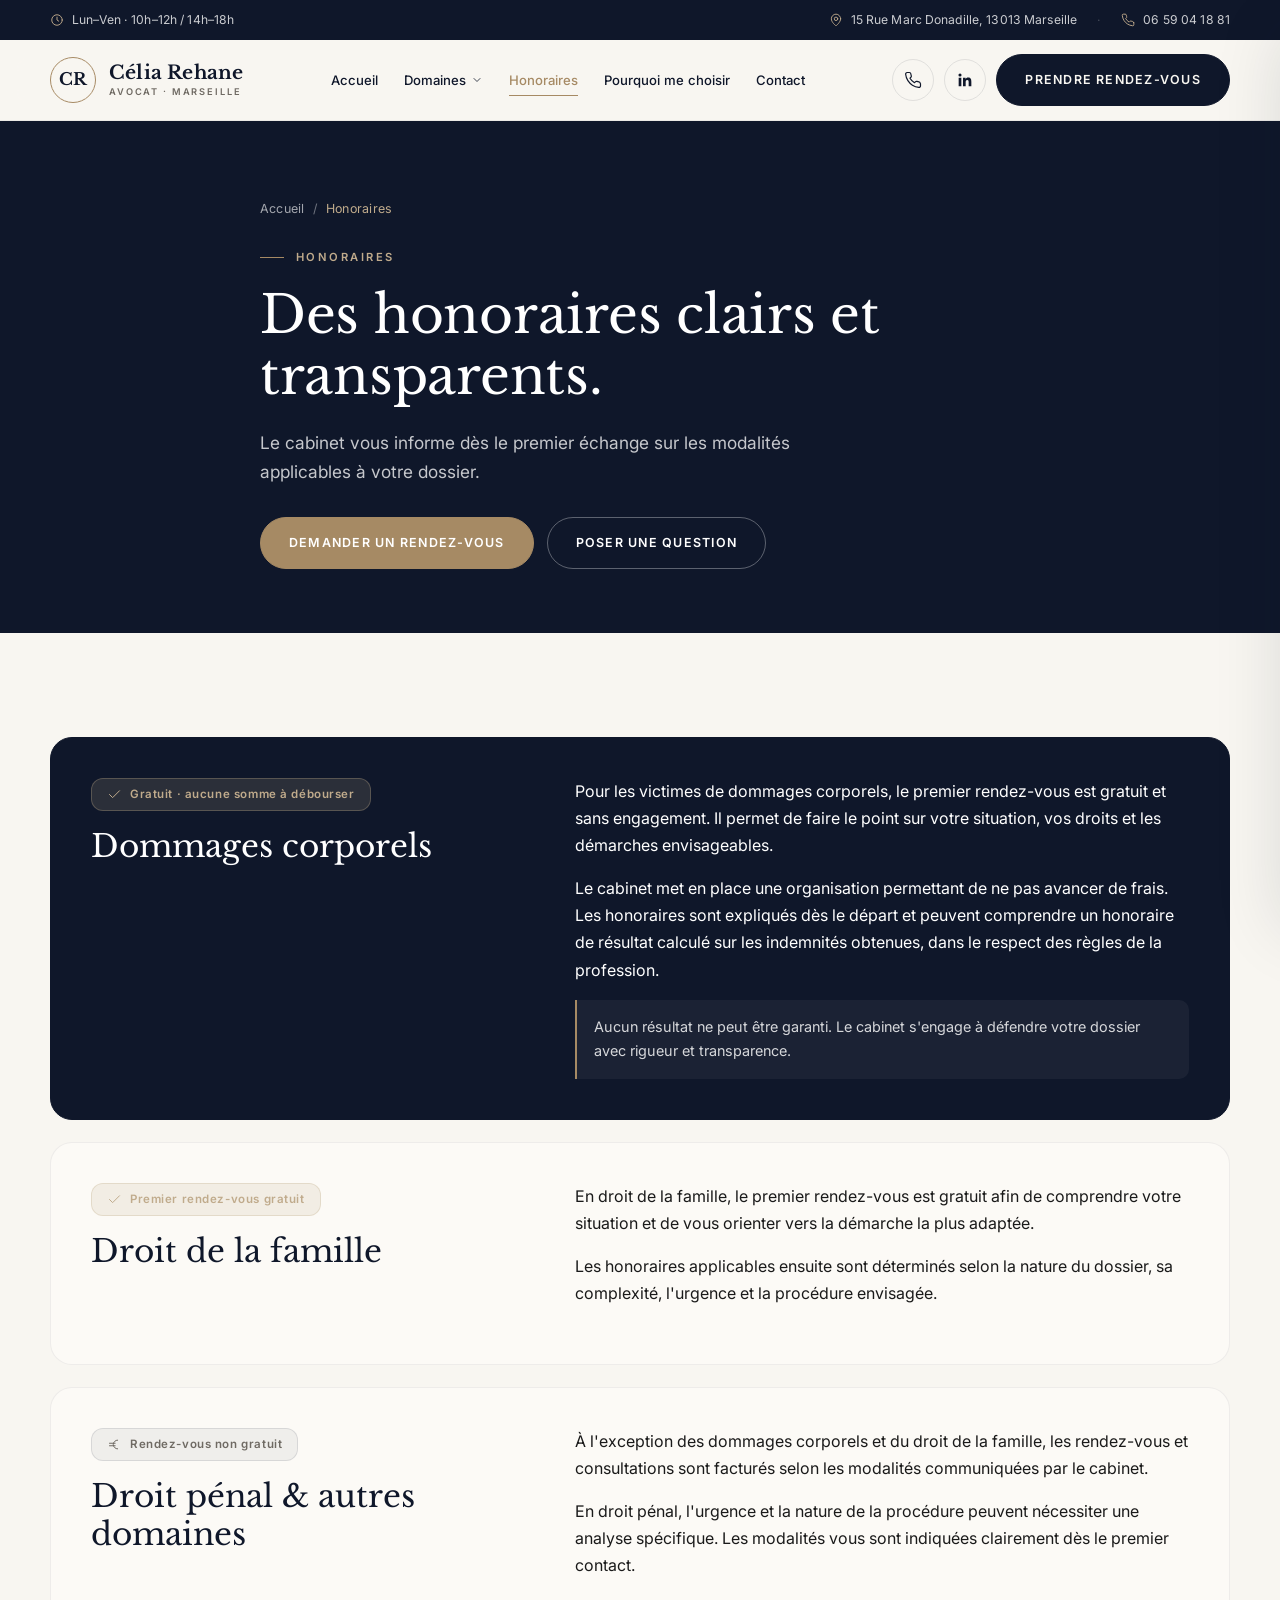
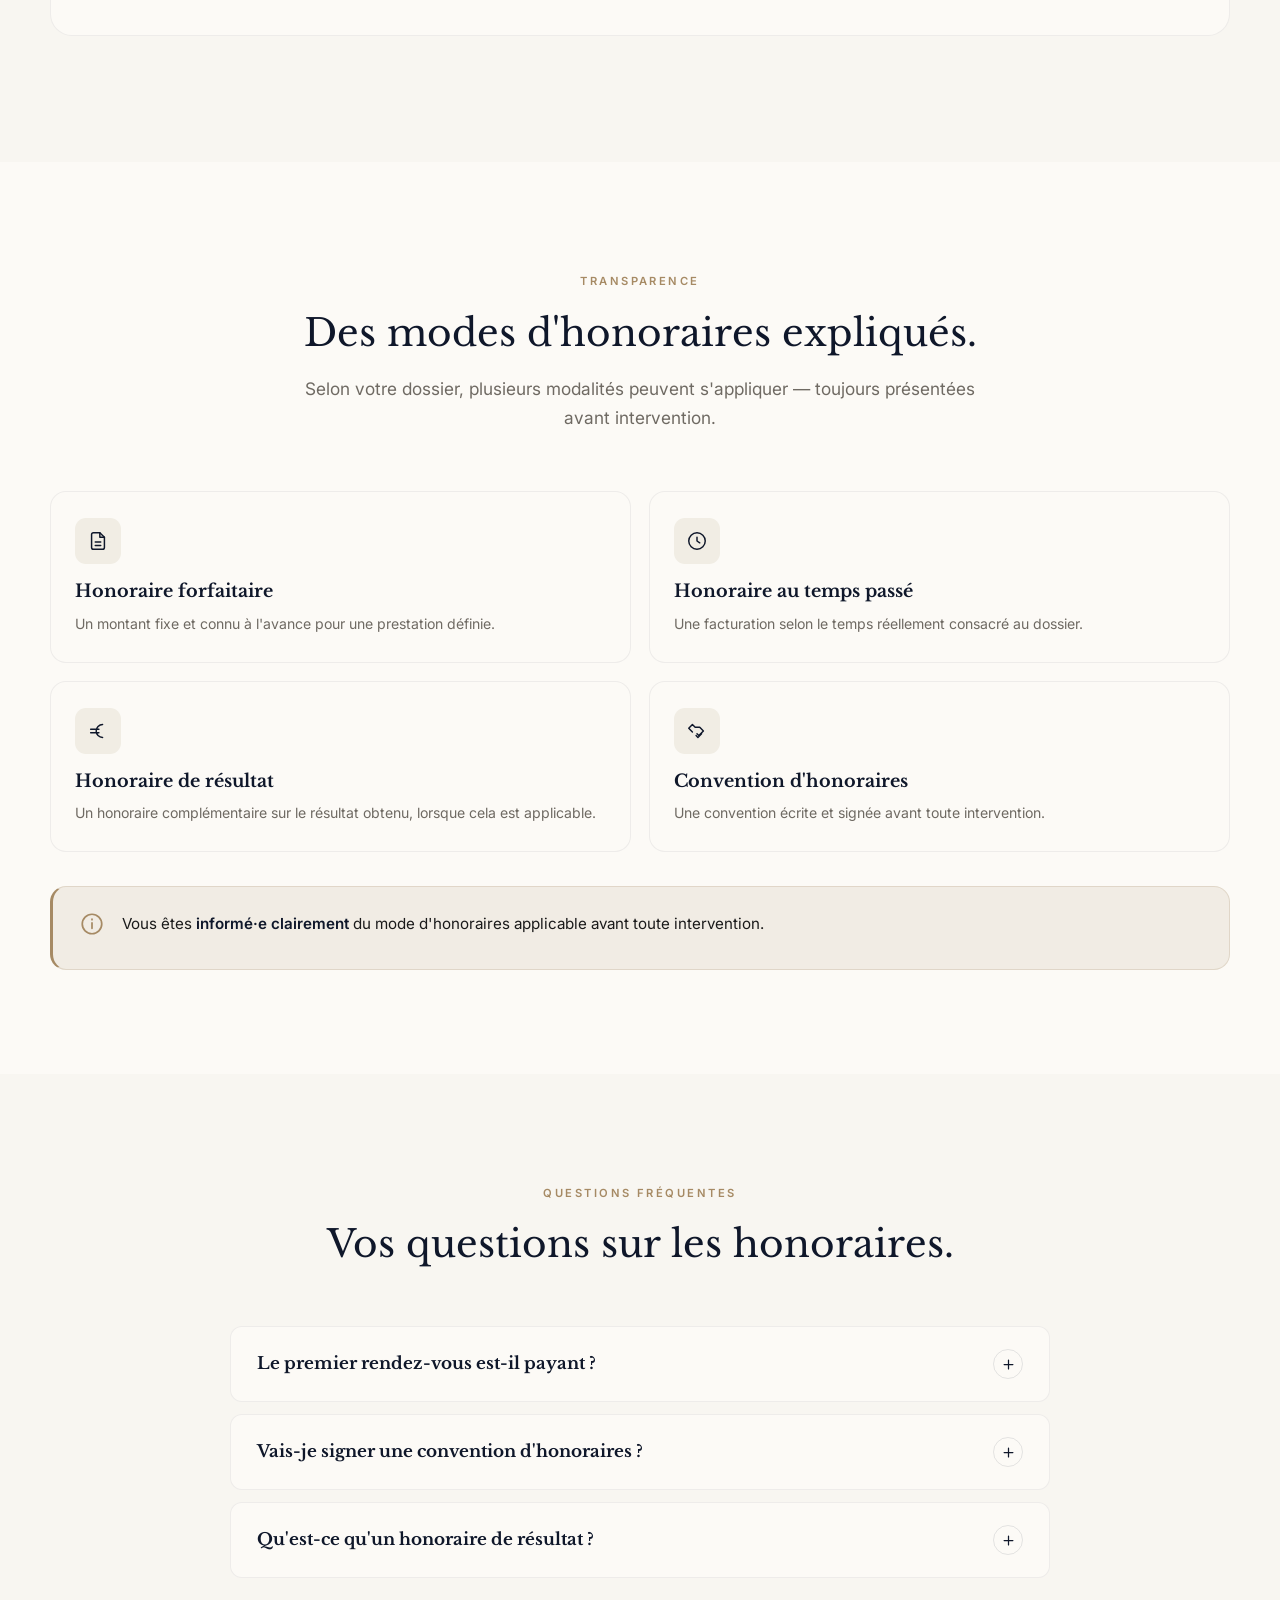
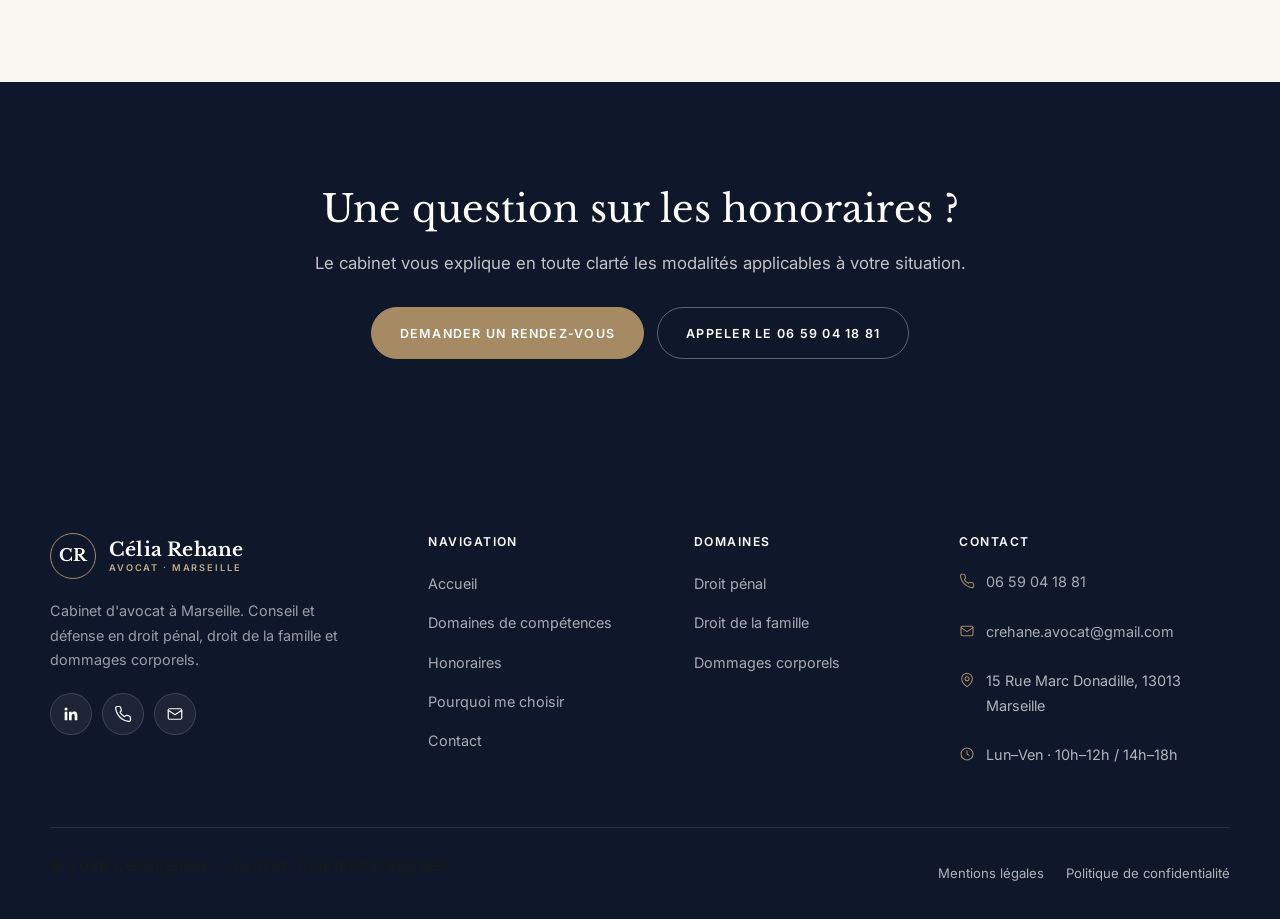
<file: honoraires.html>
<!DOCTYPE html>
<html lang="fr">
<head>
  <meta charset="UTF-8" />
  <meta name="viewport" content="width=device-width, initial-scale=1.0" />
  <title>Honoraires — Avocat à Marseille | Célia Rehane</title>
  <meta name="description" content="Honoraires du cabinet : rendez-vous gratuit en dommages corporels et droit de la famille, modalités transparentes selon votre dossier." />
  <meta name="theme-color" content="#0f172a" />
  <link rel="canonical" href="https://www.celia-rehane-avocat.fr/honoraires.html" />
  <meta property="og:type" content="website" />
  <meta property="og:locale" content="fr_FR" />
  <meta property="og:title" content="Honoraires — Avocat à Marseille | Célia Rehane" />
  <meta property="og:description" content="Honoraires du cabinet : rendez-vous gratuit en dommages corporels et droit de la famille, modalités transparentes selon votre dossier." />
  <meta property="og:image" content="photo-output.jpg" />
  <script>document.documentElement.classList.add("js");</script>
  <link rel="preconnect" href="https://fonts.googleapis.com" />
  <link rel="preconnect" href="https://fonts.gstatic.com" crossorigin />
  <link href="https://fonts.googleapis.com/css2?family=Libre+Baskerville:ital,wght@0,400;0,700;1,400&family=Inter:wght@300;400;500;600;700&display=swap" rel="stylesheet" />
  <link rel="stylesheet" href="style.css" />
</head>
<body>
  <div class="site-shell">

    <div class="topbar topbar-desktop-only">
      <div class="container topbar-inner">
        <span class="topbar-item"><svg viewBox="0 0 24 24" fill="none" stroke="currentColor" stroke-width="1.6" stroke-linecap="round" stroke-linejoin="round"><circle cx="12" cy="12" r="9"/><path d="M12 7v5l3 2"/></svg> Lun–Ven · 10h–12h / 14h–18h</span>
        <div class="topbar-right">
          <a class="topbar-item" href="https://maps.google.com/?q=15+Rue+Marc+Donadille+13013+Marseille" target="_blank" rel="noopener"><svg viewBox="0 0 24 24" fill="none" stroke="currentColor" stroke-width="1.6" stroke-linecap="round" stroke-linejoin="round"><path d="M20 10c0 6-8 12-8 12s-8-6-8-12a8 8 0 0 1 16 0Z"/><circle cx="12" cy="10" r="3"/></svg> 15 Rue Marc Donadille, 13013 Marseille</a>
          <span class="topbar-sep">·</span>
          <a class="topbar-item" href="tel:+33659041881"><svg viewBox="0 0 24 24" fill="none" stroke="currentColor" stroke-width="1.6" stroke-linecap="round" stroke-linejoin="round"><path d="M22 16.9v3a2 2 0 0 1-2.2 2 19.8 19.8 0 0 1-8.6-3 19.5 19.5 0 0 1-6-6 19.8 19.8 0 0 1-3-8.6A2 2 0 0 1 4.1 2h3a2 2 0 0 1 2 1.7c.1.9.3 1.8.6 2.6a2 2 0 0 1-.5 2.1L8 9.6a16 16 0 0 0 6 6l1.2-1.2a2 2 0 0 1 2.1-.5c.8.3 1.7.5 2.6.6a2 2 0 0 1 1.7 2Z"/></svg> 06 59 04 18 81</a>
        </div>
      </div>
    </div>

    <header class="header">
      <div class="container nav">
        <a href="index.html" class="brand" aria-label="Accueil — Célia Rehane Avocat">
          <span class="brand-monogram">CR</span><span class="brand-text"><strong>Célia Rehane</strong><small>Avocat · Marseille</small></span>
        </a>
        <nav class="menu" aria-label="Navigation principale">
          <a href="index.html">Accueil</a>
          <div class="nav-item">
            <button class="nav-trigger" aria-expanded="false" aria-haspopup="true">Domaines <svg viewBox="0 0 24 24" fill="none" stroke="currentColor" stroke-width="1.6" stroke-linecap="round" stroke-linejoin="round"><path d="m6 9 6 6 6-6"/></svg></button>
            <div class="mega" role="menu">
              <div class="mega-grid">
                <a href="droit-penal.html" class="mega-card" role="menuitem"><span class="mega-ico"><svg viewBox="0 0 24 24" fill="none" stroke="currentColor" stroke-width="1.6" stroke-linecap="round" stroke-linejoin="round"><path d="M12 3 4 6v6c0 5 3.5 7.5 8 9 4.5-1.5 8-4 8-9V6l-8-3Z"/><path d="m9 12 2 2 4-4"/></svg></span><h4>Droit pénal</h4><p>Garde à vue, comparution, audience, défense des victimes et des mis en cause.</p></a>
                <a href="droit-de-la-famille.html" class="mega-card" role="menuitem"><span class="mega-ico"><svg viewBox="0 0 24 24" fill="none" stroke="currentColor" stroke-width="1.6" stroke-linecap="round" stroke-linejoin="round"><circle cx="9" cy="8" r="3"/><circle cx="17" cy="9" r="2.3"/><path d="M3.5 19a5.5 5.5 0 0 1 11 0M15 19a4 4 0 0 1 5.5-3.7"/></svg></span><h4>Droit de la famille</h4><p>Divorce, séparation, garde d'enfants, pension alimentaire, autorité parentale.</p></a>
                <a href="dommages-corporels.html" class="mega-card" role="menuitem"><span class="mega-ico"><svg viewBox="0 0 24 24" fill="none" stroke="currentColor" stroke-width="1.6" stroke-linecap="round" stroke-linejoin="round"><path d="M3 12h4l2-5 3 9 2-4h4"/><path d="M20.5 8.5a4 4 0 0 0-7-2.6"/></svg></span><h4>Dommages corporels</h4><p>Accident, agression, erreur médicale : indemnisation de vos préjudices.</p></a>
                <div class="mega-promo"><span class="tag"><svg viewBox="0 0 24 24" fill="none" stroke="currentColor" stroke-width="1.6" stroke-linecap="round" stroke-linejoin="round"><path d="M20 6 9 17l-5-5"/></svg> Premier rendez-vous gratuit</span><p>Sans engagement en dommages corporels et en droit de la famille.</p><a href="contact.html" class="btn btn-cream btn-sm">Prendre rendez-vous</a></div>
              </div>
            </div>
          </div>
          <a href="honoraires.html" class="active" aria-current="page">Honoraires</a>
          <a href="pourquoi-me-choisir.html">Pourquoi me choisir</a>
          <a href="contact.html">Contact</a>
        </nav>
        <div class="nav-actions">
          <a href="tel:+33659041881" class="icon-btn" aria-label="Appeler le cabinet"><svg viewBox="0 0 24 24" fill="none" stroke="currentColor" stroke-width="1.6" stroke-linecap="round" stroke-linejoin="round"><path d="M22 16.9v3a2 2 0 0 1-2.2 2 19.8 19.8 0 0 1-8.6-3 19.5 19.5 0 0 1-6-6 19.8 19.8 0 0 1-3-8.6A2 2 0 0 1 4.1 2h3a2 2 0 0 1 2 1.7c.1.9.3 1.8.6 2.6a2 2 0 0 1-.5 2.1L8 9.6a16 16 0 0 0 6 6l1.2-1.2a2 2 0 0 1 2.1-.5c.8.3 1.7.5 2.6.6a2 2 0 0 1 1.7 2Z"/></svg></a>
          <a href="https://www.linkedin.com/" target="_blank" rel="noopener" class="icon-btn" aria-label="LinkedIn du cabinet"><svg viewBox="0 0 24 24" fill="currentColor"><path d="M20.45 20.45h-3.56v-5.57c0-1.33-.02-3.04-1.85-3.04-1.85 0-2.14 1.45-2.14 2.94v5.67H9.35V9h3.42v1.56h.05c.48-.9 1.64-1.85 3.37-1.85 3.6 0 4.27 2.37 4.27 5.46v6.28ZM5.34 7.43a2.07 2.07 0 1 1 0-4.14 2.07 2.07 0 0 1 0 4.14ZM7.12 20.45H3.55V9h3.57v11.45Z"/></svg></a>
          <a href="contact.html" class="btn btn-dark rdv-desktop">Prendre rendez-vous</a>
          <button class="burger" aria-label="Ouvrir le menu" aria-expanded="false" aria-controls="mobileMenu"><span></span><span></span><span></span></button>
        </div>
      </div>
    </header>

    <div class="drawer-backdrop"></div>
    <aside class="mobile-nav" id="mobileMenu" aria-label="Menu mobile">
      <div class="mobile-nav-head"><span class="brand-text"><strong style="font-family:var(--font-serif);font-size:1.3rem;">Célia Rehane</strong></span><button class="mobile-close" aria-label="Fermer le menu"><svg viewBox="0 0 24 24" fill="none" stroke="currentColor" stroke-width="1.8" stroke-linecap="round" stroke-linejoin="round"><path d="M18 6 6 18M6 6l12 12"/></svg></button></div>
      <nav class="mobile-links">
        <a href="index.html">Accueil</a>
        <button class="m-acc-trigger" aria-expanded="false">Domaines de compétences <svg viewBox="0 0 24 24" fill="none" stroke="currentColor" stroke-width="1.6" stroke-linecap="round" stroke-linejoin="round"><path d="m6 9 6 6 6-6"/></svg></button>
        <div class="m-acc-panel"><a href="domaines-de-competences.html">Tous les domaines</a><a href="droit-penal.html">Droit pénal</a><a href="droit-de-la-famille.html">Droit de la famille</a><a href="dommages-corporels.html">Dommages corporels</a></div>
        <a href="honoraires.html">Honoraires</a>
        <a href="pourquoi-me-choisir.html">Pourquoi me choisir</a>
        <a href="contact.html">Contact</a>
      </nav>
      <div class="mobile-meta">
        <div class="row"><svg viewBox="0 0 24 24" fill="none" stroke="currentColor" stroke-width="1.6" stroke-linecap="round" stroke-linejoin="round"><circle cx="12" cy="12" r="9"/><path d="M12 7v5l3 2"/></svg> Lun–Ven · 10h–12h / 14h–18h</div>
        <div class="row"><svg viewBox="0 0 24 24" fill="none" stroke="currentColor" stroke-width="1.6" stroke-linecap="round" stroke-linejoin="round"><path d="M20 10c0 6-8 12-8 12s-8-6-8-12a8 8 0 0 1 16 0Z"/><circle cx="12" cy="10" r="3"/></svg> 15 Rue Marc Donadille, 13013 Marseille</div>
        <div class="mobile-social"><a href="https://www.linkedin.com/" target="_blank" rel="noopener" class="icon-btn" aria-label="LinkedIn"><svg viewBox="0 0 24 24" fill="currentColor"><path d="M20.45 20.45h-3.56v-5.57c0-1.33-.02-3.04-1.85-3.04-1.85 0-2.14 1.45-2.14 2.94v5.67H9.35V9h3.42v1.56h.05c.48-.9 1.64-1.85 3.37-1.85 3.6 0 4.27 2.37 4.27 5.46v6.28ZM5.34 7.43a2.07 2.07 0 1 1 0-4.14 2.07 2.07 0 0 1 0 4.14ZM7.12 20.45H3.55V9h3.57v11.45Z"/></svg></a></div>
      </div>
      <div class="mobile-cta"><a href="tel:+33659041881" class="btn btn-light">Appeler le cabinet</a><a href="contact.html" class="btn btn-gold">Prendre rendez-vous</a></div>
    </aside>

    <main>

      <section class="page-hero dark">
        <div class="container page-hero-inner">
          <nav class="breadcrumb" aria-label="Fil d'ariane"><a href="index.html">Accueil</a><span class="sep">/</span><span class="current">Honoraires</span></nav>
          <span class="eyebrow light">Honoraires</span>
          <h1>Des honoraires clairs et transparents.</h1>
          <p class="page-hero-text">Le cabinet vous informe dès le premier échange sur les modalités applicables à votre dossier.</p>
          <div class="page-hero-actions"><a href="contact.html" class="btn btn-gold">Demander un rendez-vous</a><a href="contact.html" class="btn btn-ghost-light">Poser une question</a></div>
        </div>
      </section>

      <section class="section">
        <div class="container">
          <div class="fee-block dark reveal">
            <div class="fee-side"><span class="badge free"><svg viewBox="0 0 24 24" fill="none" stroke="currentColor" stroke-width="1.6" stroke-linecap="round" stroke-linejoin="round"><path d="M20 6 9 17l-5-5"/></svg> Gratuit · aucune somme à débourser</span><h2>Dommages corporels</h2></div>
            <div class="fee-body">
              <p>Pour les victimes de dommages corporels, le premier rendez-vous est gratuit et sans engagement. Il permet de faire le point sur votre situation, vos droits et les démarches envisageables.</p>
              <p>Le cabinet met en place une organisation permettant de ne pas avancer de frais. Les honoraires sont expliqués dès le départ et peuvent comprendre un honoraire de résultat calculé sur les indemnités obtenues, dans le respect des règles de la profession.</p>
              <div class="note">Aucun résultat ne peut être garanti. Le cabinet s'engage à défendre votre dossier avec rigueur et transparence.</div>
            </div>
          </div>
          <div class="fee-block light reveal">
            <div class="fee-side"><span class="badge free"><svg viewBox="0 0 24 24" fill="none" stroke="currentColor" stroke-width="1.6" stroke-linecap="round" stroke-linejoin="round"><path d="M20 6 9 17l-5-5"/></svg> Premier rendez-vous gratuit</span><h2>Droit de la famille</h2></div>
            <div class="fee-body">
              <p>En droit de la famille, le premier rendez-vous est gratuit afin de comprendre votre situation et de vous orienter vers la démarche la plus adaptée.</p>
              <p>Les honoraires applicables ensuite sont déterminés selon la nature du dossier, sa complexité, l'urgence et la procédure envisagée.</p>
            </div>
          </div>
          <div class="fee-block light reveal">
            <div class="fee-side"><span class="badge paid"><svg viewBox="0 0 24 24" fill="none" stroke="currentColor" stroke-width="1.6" stroke-linecap="round" stroke-linejoin="round"><path d="M17 5a7 7 0 1 0 0 14M4 10h9M4 14h9"/></svg> Rendez-vous non gratuit</span><h2>Droit pénal &amp; autres domaines</h2></div>
            <div class="fee-body">
              <p>À l'exception des dommages corporels et du droit de la famille, les rendez-vous et consultations sont facturés selon les modalités communiquées par le cabinet.</p>
              <p>En droit pénal, l'urgence et la nature de la procédure peuvent nécessiter une analyse spécifique. Les modalités vous sont indiquées clairement dès le premier contact.</p>
            </div>
          </div>
        </div>
      </section>

      <section class="section bg-paper">
        <div class="container">
          <div class="section-intro reveal"><span class="eyebrow centered">Transparence</span><h2>Des modes d'honoraires expliqués.</h2><p class="lead">Selon votre dossier, plusieurs modalités peuvent s'appliquer — toujours présentées avant intervention.</p></div>
          <div class="modes-grid">
            <article class="mode-card reveal"><span class="ic"><svg viewBox="0 0 24 24" fill="none" stroke="currentColor" stroke-width="1.6" stroke-linecap="round" stroke-linejoin="round"><path d="M14 3H7a2 2 0 0 0-2 2v14a2 2 0 0 0 2 2h10a2 2 0 0 0 2-2V8z"/><path d="M14 3v5h5M9 13h6M9 17h6"/></svg></span><h3>Honoraire forfaitaire</h3><p>Un montant fixe et connu à l'avance pour une prestation définie.</p></article>
            <article class="mode-card reveal"><span class="ic"><svg viewBox="0 0 24 24" fill="none" stroke="currentColor" stroke-width="1.6" stroke-linecap="round" stroke-linejoin="round"><circle cx="12" cy="12" r="9"/><path d="M12 8v4l3 2"/></svg></span><h3>Honoraire au temps passé</h3><p>Une facturation selon le temps réellement consacré au dossier.</p></article>
            <article class="mode-card reveal"><span class="ic"><svg viewBox="0 0 24 24" fill="none" stroke="currentColor" stroke-width="1.6" stroke-linecap="round" stroke-linejoin="round"><path d="M17 5a7 7 0 1 0 0 14M4 10h9M4 14h9"/></svg></span><h3>Honoraire de résultat</h3><p>Un honoraire complémentaire sur le résultat obtenu, lorsque cela est applicable.</p></article>
            <article class="mode-card reveal"><span class="ic"><svg viewBox="0 0 24 24" fill="none" stroke="currentColor" stroke-width="1.6" stroke-linecap="round" stroke-linejoin="round"><path d="m11 17 2 2 4-4M7 13l-4-4 4-4 3 3h5l4 4-5 5-2-2"/></svg></span><h3>Convention d'honoraires</h3><p>Une convention écrite et signée avant toute intervention.</p></article>
          </div>
          <div class="callout reveal" style="margin-top:34px"><span class="ic"><svg viewBox="0 0 24 24" fill="none" stroke="currentColor" stroke-width="1.6" stroke-linecap="round" stroke-linejoin="round"><circle cx="12" cy="12" r="9"/><path d="M12 11v5M12 7.5v.5"/></svg></span><p>Vous êtes <strong>informé·e clairement</strong> du mode d'honoraires applicable avant toute intervention.</p></div>
        </div>
      </section>

      <section class="section">
        <div class="container">
          <div class="section-intro reveal"><span class="eyebrow centered">Questions fréquentes</span><h2>Vos questions sur les honoraires.</h2></div>
          <div class="faq-list">
            <details class="faq-item reveal"><summary>Le premier rendez-vous est-il payant ?<span class="q-ico"><svg viewBox="0 0 24 24" fill="none" stroke="currentColor" stroke-width="2" stroke-linecap="round" stroke-linejoin="round"><path d="M12 5v14M5 12h14"/></svg></span></summary><div class="faq-answer"><p>Il est gratuit en dommages corporels et en droit de la famille. En droit pénal et dans les autres domaines, il est facturé selon les modalités communiquées par le cabinet.</p></div></details>
            <details class="faq-item reveal"><summary>Vais-je signer une convention d'honoraires ?<span class="q-ico"><svg viewBox="0 0 24 24" fill="none" stroke="currentColor" stroke-width="2" stroke-linecap="round" stroke-linejoin="round"><path d="M12 5v14M5 12h14"/></svg></span></summary><div class="faq-answer"><p>Lorsque le cabinet intervient sur un dossier, une convention d'honoraires écrite précise les modalités convenues, pour une information claire et complète.</p></div></details>
            <details class="faq-item reveal"><summary>Qu'est-ce qu'un honoraire de résultat ?<span class="q-ico"><svg viewBox="0 0 24 24" fill="none" stroke="currentColor" stroke-width="2" stroke-linecap="round" stroke-linejoin="round"><path d="M12 5v14M5 12h14"/></svg></span></summary><div class="faq-answer"><p>C'est un honoraire complémentaire calculé sur le résultat obtenu, lorsque cela est applicable et dans le respect des règles de la profession. Il est défini à l'avance dans la convention.</p></div></details>
          </div>
        </div>
      </section>

      <section class="section cta-band">
        <div class="container cta-band-inner">
          <h2>Une question sur les honoraires ?</h2>
          <p>Le cabinet vous explique en toute clarté les modalités applicables à votre situation.</p>
          <div class="cta-band-actions"><a href="contact.html" class="btn btn-gold">Demander un rendez-vous</a><a href="tel:+33659041881" class="btn btn-ghost-light">Appeler le 06 59 04 18 81</a></div>
        </div>
      </section>

    </main>

    <footer class="footer">
      <div class="container">
        <div class="footer-grid">
          <div class="footer-about">
            <a href="index.html" class="brand"><span class="brand-monogram">CR</span><span class="brand-text"><strong>Célia Rehane</strong><small>Avocat · Marseille</small></span></a>
            <p>Cabinet d'avocat à Marseille. Conseil et défense en droit pénal, droit de la famille et dommages corporels.</p>
            <div class="footer-social">
              <a href="https://www.linkedin.com/" target="_blank" rel="noopener" class="icon-btn" aria-label="LinkedIn"><svg viewBox="0 0 24 24" fill="currentColor"><path d="M20.45 20.45h-3.56v-5.57c0-1.33-.02-3.04-1.85-3.04-1.85 0-2.14 1.45-2.14 2.94v5.67H9.35V9h3.42v1.56h.05c.48-.9 1.64-1.85 3.37-1.85 3.6 0 4.27 2.37 4.27 5.46v6.28ZM5.34 7.43a2.07 2.07 0 1 1 0-4.14 2.07 2.07 0 0 1 0 4.14ZM7.12 20.45H3.55V9h3.57v11.45Z"/></svg></a>
              <a href="tel:+33659041881" class="icon-btn" aria-label="Appeler"><svg viewBox="0 0 24 24" fill="none" stroke="currentColor" stroke-width="1.6" stroke-linecap="round" stroke-linejoin="round"><path d="M22 16.9v3a2 2 0 0 1-2.2 2 19.8 19.8 0 0 1-8.6-3 19.5 19.5 0 0 1-6-6 19.8 19.8 0 0 1-3-8.6A2 2 0 0 1 4.1 2h3a2 2 0 0 1 2 1.7c.1.9.3 1.8.6 2.6a2 2 0 0 1-.5 2.1L8 9.6a16 16 0 0 0 6 6l1.2-1.2a2 2 0 0 1 2.1-.5c.8.3 1.7.5 2.6.6a2 2 0 0 1 1.7 2Z"/></svg></a>
              <a href="mailto:crehane.avocat@gmail.com" class="icon-btn" aria-label="Email"><svg viewBox="0 0 24 24" fill="none" stroke="currentColor" stroke-width="1.6" stroke-linecap="round" stroke-linejoin="round"><rect x="3" y="5" width="18" height="14" rx="2"/><path d="m3 7 9 6 9-6"/></svg></a>
            </div>
          </div>
          <div class="footer-col"><h4>Navigation</h4><ul><li><a href="index.html">Accueil</a></li><li><a href="domaines-de-competences.html">Domaines de compétences</a></li><li><a href="honoraires.html">Honoraires</a></li><li><a href="pourquoi-me-choisir.html">Pourquoi me choisir</a></li><li><a href="contact.html">Contact</a></li></ul></div>
          <div class="footer-col"><h4>Domaines</h4><ul><li><a href="droit-penal.html">Droit pénal</a></li><li><a href="droit-de-la-famille.html">Droit de la famille</a></li><li><a href="dommages-corporels.html">Dommages corporels</a></li></ul></div>
          <div class="footer-col"><h4>Contact</h4><ul class="footer-contact">
            <li><svg viewBox="0 0 24 24" fill="none" stroke="currentColor" stroke-width="1.6" stroke-linecap="round" stroke-linejoin="round"><path d="M22 16.9v3a2 2 0 0 1-2.2 2 19.8 19.8 0 0 1-8.6-3 19.5 19.5 0 0 1-6-6 19.8 19.8 0 0 1-3-8.6A2 2 0 0 1 4.1 2h3a2 2 0 0 1 2 1.7c.1.9.3 1.8.6 2.6a2 2 0 0 1-.5 2.1L8 9.6a16 16 0 0 0 6 6l1.2-1.2a2 2 0 0 1 2.1-.5c.8.3 1.7.5 2.6.6a2 2 0 0 1 1.7 2Z"/></svg> <a href="tel:+33659041881">06 59 04 18 81</a></li>
            <li><svg viewBox="0 0 24 24" fill="none" stroke="currentColor" stroke-width="1.6" stroke-linecap="round" stroke-linejoin="round"><rect x="3" y="5" width="18" height="14" rx="2"/><path d="m3 7 9 6 9-6"/></svg> <a href="mailto:crehane.avocat@gmail.com">crehane.avocat@gmail.com</a></li>
            <li><svg viewBox="0 0 24 24" fill="none" stroke="currentColor" stroke-width="1.6" stroke-linecap="round" stroke-linejoin="round"><path d="M20 10c0 6-8 12-8 12s-8-6-8-12a8 8 0 0 1 16 0Z"/><circle cx="12" cy="10" r="3"/></svg> 15 Rue Marc Donadille, 13013 Marseille</li>
            <li><svg viewBox="0 0 24 24" fill="none" stroke="currentColor" stroke-width="1.6" stroke-linecap="round" stroke-linejoin="round"><circle cx="12" cy="12" r="9"/><path d="M12 7v5l3 2"/></svg> Lun–Ven · 10h–12h / 14h–18h</li>
          </ul></div>
        </div>
        <div class="footer-bottom">
          <p>© <span class="js-year">2026</span> Célia Rehane — Avocat. Tous droits réservés.</p>
          <div class="footer-legal"><a href="mentions-legales.html">Mentions légales</a><a href="politique-de-confidentialite.html">Politique de confidentialité</a></div>
        </div>
      </div>
    </footer>

    <button class="to-top" aria-label="Revenir en haut"><svg viewBox="0 0 24 24" fill="none" stroke="currentColor" stroke-width="2" stroke-linecap="round" stroke-linejoin="round"><path d="m18 15-6-6-6 6"/></svg></button>
    <div class="mobile-cta-bar">
      <a href="tel:+33659041881" class="call"><svg viewBox="0 0 24 24" fill="none" stroke="currentColor" stroke-width="1.6" stroke-linecap="round" stroke-linejoin="round"><path d="M22 16.9v3a2 2 0 0 1-2.2 2 19.8 19.8 0 0 1-8.6-3 19.5 19.5 0 0 1-6-6 19.8 19.8 0 0 1-3-8.6A2 2 0 0 1 4.1 2h3a2 2 0 0 1 2 1.7c.1.9.3 1.8.6 2.6a2 2 0 0 1-.5 2.1L8 9.6a16 16 0 0 0 6 6l1.2-1.2a2 2 0 0 1 2.1-.5c.8.3 1.7.5 2.6.6a2 2 0 0 1 1.7 2Z"/></svg> Appeler</a>
      <a href="contact.html" class="rdv"><svg viewBox="0 0 24 24" fill="none" stroke="currentColor" stroke-width="1.8" stroke-linecap="round" stroke-linejoin="round"><rect x="3" y="4" width="18" height="18" rx="2"/><path d="M16 2v4M8 2v4M3 10h18"/></svg> Rendez-vous</a>
    </div>
  </div>
  <script src="script.js" defer></script>
</body>
</html>
</file>
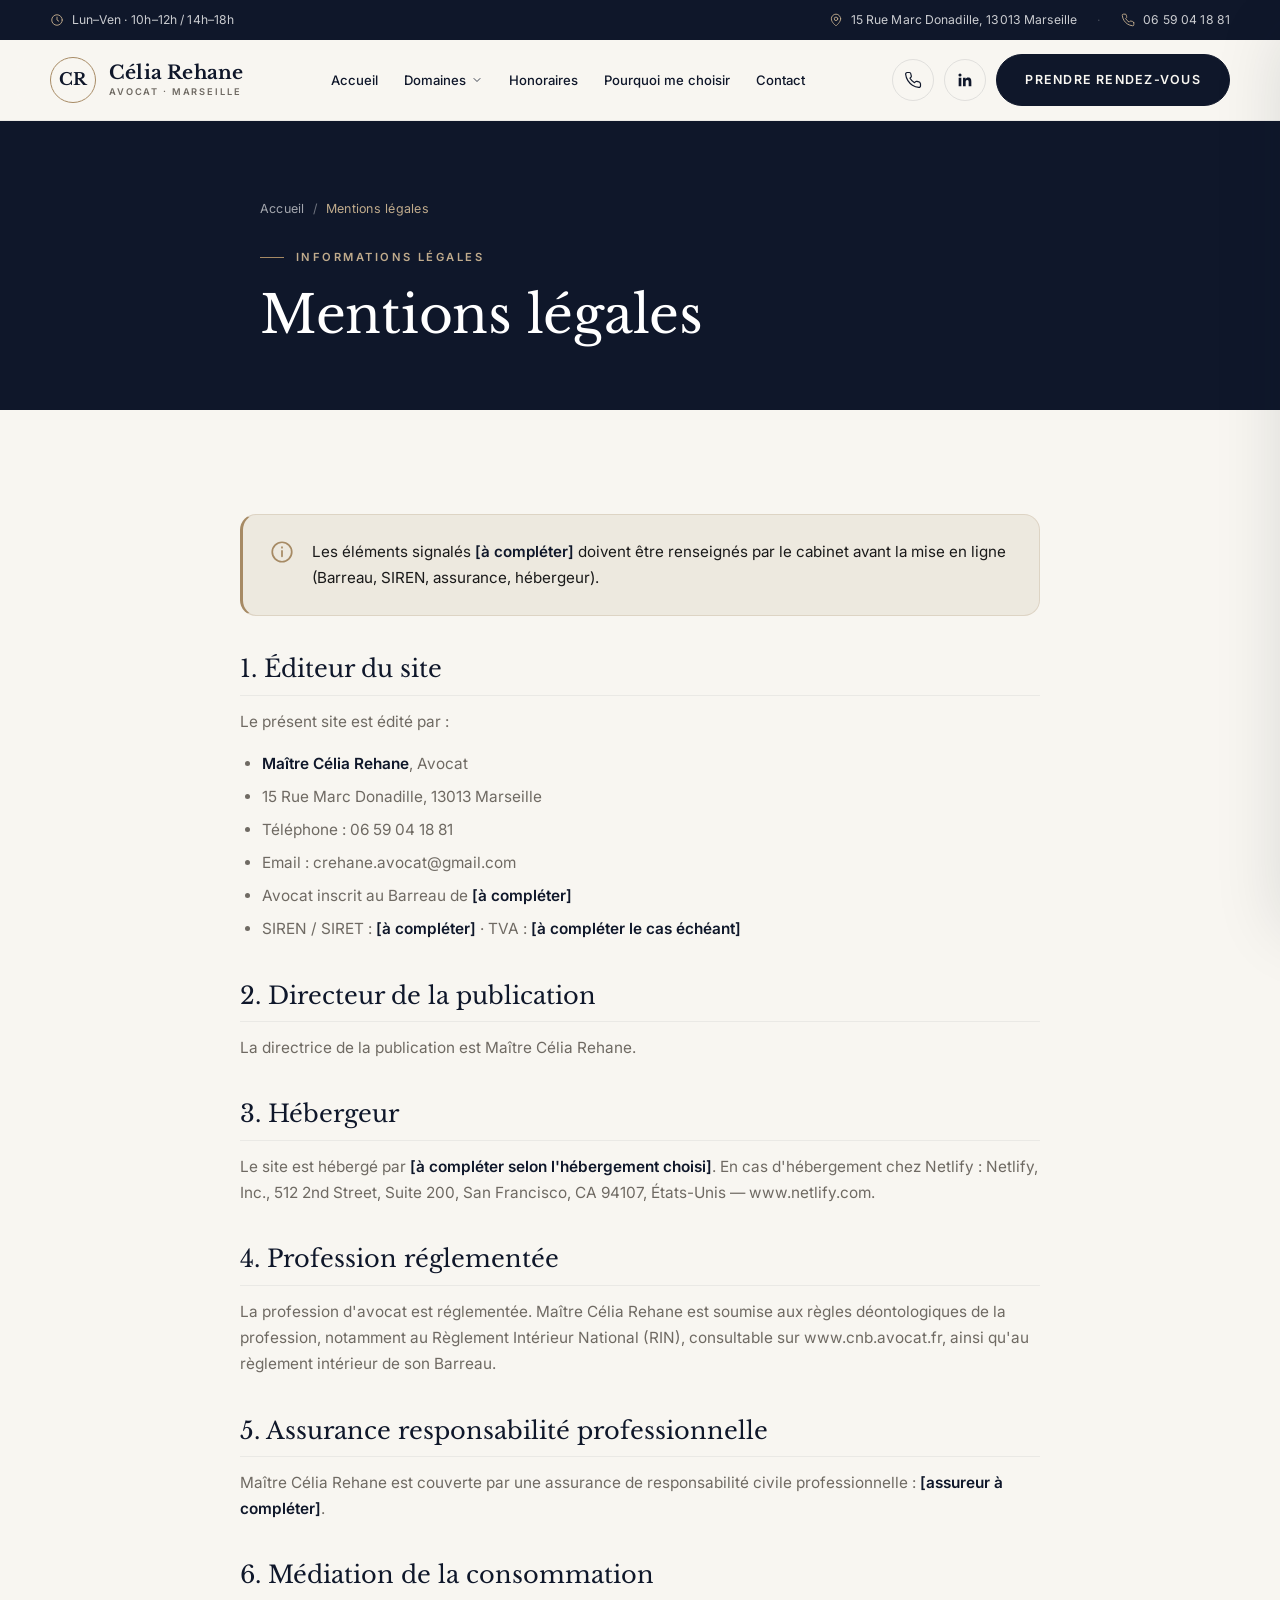
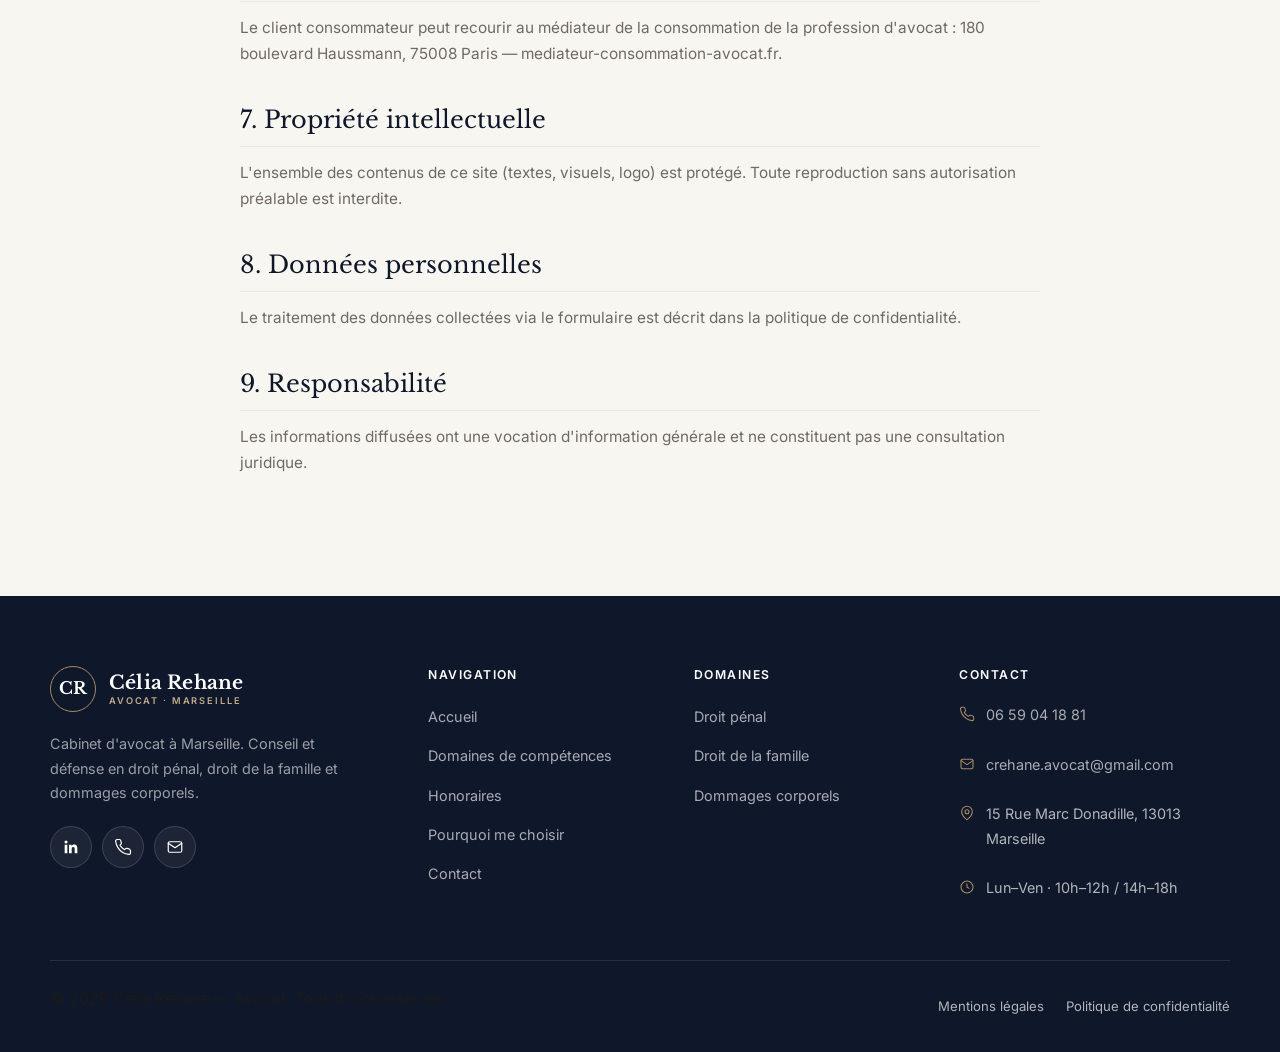
<file: mentions-legales.html>
<!DOCTYPE html>
<html lang="fr">
<head>
  <meta charset="UTF-8" />
  <meta name="viewport" content="width=device-width, initial-scale=1.0" />
  <title>Mentions légales | Célia Rehane Avocat</title>
  <meta name="description" content="Mentions légales du site du cabinet d'avocat Célia Rehane à Marseille." />
  <meta name="theme-color" content="#0f172a" />
  <link rel="canonical" href="https://www.celia-rehane-avocat.fr/mentions-legales.html" />
  <meta property="og:type" content="website" />
  <meta property="og:locale" content="fr_FR" />
  <meta property="og:title" content="Mentions légales | Célia Rehane Avocat" />
  <meta property="og:description" content="Mentions légales du site du cabinet d'avocat Célia Rehane à Marseille." />
  <meta property="og:image" content="photo-output.jpg" />
  <script>document.documentElement.classList.add("js");</script>
  <link rel="preconnect" href="https://fonts.googleapis.com" />
  <link rel="preconnect" href="https://fonts.gstatic.com" crossorigin />
  <link href="https://fonts.googleapis.com/css2?family=Libre+Baskerville:ital,wght@0,400;0,700;1,400&family=Inter:wght@300;400;500;600;700&display=swap" rel="stylesheet" />
  <link rel="stylesheet" href="style.css" />
</head>
<body>
  <div class="site-shell">

    <div class="topbar topbar-desktop-only">
      <div class="container topbar-inner">
        <span class="topbar-item"><svg viewBox="0 0 24 24" fill="none" stroke="currentColor" stroke-width="1.6" stroke-linecap="round" stroke-linejoin="round"><circle cx="12" cy="12" r="9"/><path d="M12 7v5l3 2"/></svg> Lun–Ven · 10h–12h / 14h–18h</span>
        <div class="topbar-right">
          <a class="topbar-item" href="https://maps.google.com/?q=15+Rue+Marc+Donadille+13013+Marseille" target="_blank" rel="noopener"><svg viewBox="0 0 24 24" fill="none" stroke="currentColor" stroke-width="1.6" stroke-linecap="round" stroke-linejoin="round"><path d="M20 10c0 6-8 12-8 12s-8-6-8-12a8 8 0 0 1 16 0Z"/><circle cx="12" cy="10" r="3"/></svg> 15 Rue Marc Donadille, 13013 Marseille</a>
          <span class="topbar-sep">·</span>
          <a class="topbar-item" href="tel:+33659041881"><svg viewBox="0 0 24 24" fill="none" stroke="currentColor" stroke-width="1.6" stroke-linecap="round" stroke-linejoin="round"><path d="M22 16.9v3a2 2 0 0 1-2.2 2 19.8 19.8 0 0 1-8.6-3 19.5 19.5 0 0 1-6-6 19.8 19.8 0 0 1-3-8.6A2 2 0 0 1 4.1 2h3a2 2 0 0 1 2 1.7c.1.9.3 1.8.6 2.6a2 2 0 0 1-.5 2.1L8 9.6a16 16 0 0 0 6 6l1.2-1.2a2 2 0 0 1 2.1-.5c.8.3 1.7.5 2.6.6a2 2 0 0 1 1.7 2Z"/></svg> 06 59 04 18 81</a>
        </div>
      </div>
    </div>

    <header class="header">
      <div class="container nav">
        <a href="index.html" class="brand" aria-label="Accueil — Célia Rehane Avocat">
          <span class="brand-monogram">CR</span><span class="brand-text"><strong>Célia Rehane</strong><small>Avocat · Marseille</small></span>
        </a>
        <nav class="menu" aria-label="Navigation principale">
          <a href="index.html">Accueil</a>
          <div class="nav-item">
            <button class="nav-trigger" aria-expanded="false" aria-haspopup="true">Domaines <svg viewBox="0 0 24 24" fill="none" stroke="currentColor" stroke-width="1.6" stroke-linecap="round" stroke-linejoin="round"><path d="m6 9 6 6 6-6"/></svg></button>
            <div class="mega" role="menu">
              <div class="mega-grid">
                <a href="droit-penal.html" class="mega-card" role="menuitem"><span class="mega-ico"><svg viewBox="0 0 24 24" fill="none" stroke="currentColor" stroke-width="1.6" stroke-linecap="round" stroke-linejoin="round"><path d="M12 3 4 6v6c0 5 3.5 7.5 8 9 4.5-1.5 8-4 8-9V6l-8-3Z"/><path d="m9 12 2 2 4-4"/></svg></span><h4>Droit pénal</h4><p>Garde à vue, comparution, audience, défense des victimes et des mis en cause.</p></a>
                <a href="droit-de-la-famille.html" class="mega-card" role="menuitem"><span class="mega-ico"><svg viewBox="0 0 24 24" fill="none" stroke="currentColor" stroke-width="1.6" stroke-linecap="round" stroke-linejoin="round"><circle cx="9" cy="8" r="3"/><circle cx="17" cy="9" r="2.3"/><path d="M3.5 19a5.5 5.5 0 0 1 11 0M15 19a4 4 0 0 1 5.5-3.7"/></svg></span><h4>Droit de la famille</h4><p>Divorce, séparation, garde d'enfants, pension alimentaire, autorité parentale.</p></a>
                <a href="dommages-corporels.html" class="mega-card" role="menuitem"><span class="mega-ico"><svg viewBox="0 0 24 24" fill="none" stroke="currentColor" stroke-width="1.6" stroke-linecap="round" stroke-linejoin="round"><path d="M3 12h4l2-5 3 9 2-4h4"/><path d="M20.5 8.5a4 4 0 0 0-7-2.6"/></svg></span><h4>Dommages corporels</h4><p>Accident, agression, erreur médicale : indemnisation de vos préjudices.</p></a>
                <div class="mega-promo"><span class="tag"><svg viewBox="0 0 24 24" fill="none" stroke="currentColor" stroke-width="1.6" stroke-linecap="round" stroke-linejoin="round"><path d="M20 6 9 17l-5-5"/></svg> Premier rendez-vous gratuit</span><p>Sans engagement en dommages corporels et en droit de la famille.</p><a href="contact.html" class="btn btn-cream btn-sm">Prendre rendez-vous</a></div>
              </div>
            </div>
          </div>
          <a href="honoraires.html">Honoraires</a>
          <a href="pourquoi-me-choisir.html">Pourquoi me choisir</a>
          <a href="contact.html">Contact</a>
        </nav>
        <div class="nav-actions">
          <a href="tel:+33659041881" class="icon-btn" aria-label="Appeler le cabinet"><svg viewBox="0 0 24 24" fill="none" stroke="currentColor" stroke-width="1.6" stroke-linecap="round" stroke-linejoin="round"><path d="M22 16.9v3a2 2 0 0 1-2.2 2 19.8 19.8 0 0 1-8.6-3 19.5 19.5 0 0 1-6-6 19.8 19.8 0 0 1-3-8.6A2 2 0 0 1 4.1 2h3a2 2 0 0 1 2 1.7c.1.9.3 1.8.6 2.6a2 2 0 0 1-.5 2.1L8 9.6a16 16 0 0 0 6 6l1.2-1.2a2 2 0 0 1 2.1-.5c.8.3 1.7.5 2.6.6a2 2 0 0 1 1.7 2Z"/></svg></a>
          <a href="https://www.linkedin.com/" target="_blank" rel="noopener" class="icon-btn" aria-label="LinkedIn du cabinet"><svg viewBox="0 0 24 24" fill="currentColor"><path d="M20.45 20.45h-3.56v-5.57c0-1.33-.02-3.04-1.85-3.04-1.85 0-2.14 1.45-2.14 2.94v5.67H9.35V9h3.42v1.56h.05c.48-.9 1.64-1.85 3.37-1.85 3.6 0 4.27 2.37 4.27 5.46v6.28ZM5.34 7.43a2.07 2.07 0 1 1 0-4.14 2.07 2.07 0 0 1 0 4.14ZM7.12 20.45H3.55V9h3.57v11.45Z"/></svg></a>
          <a href="contact.html" class="btn btn-dark rdv-desktop">Prendre rendez-vous</a>
          <button class="burger" aria-label="Ouvrir le menu" aria-expanded="false" aria-controls="mobileMenu"><span></span><span></span><span></span></button>
        </div>
      </div>
    </header>

    <div class="drawer-backdrop"></div>
    <aside class="mobile-nav" id="mobileMenu" aria-label="Menu mobile">
      <div class="mobile-nav-head"><span class="brand-text"><strong style="font-family:var(--font-serif);font-size:1.3rem;">Célia Rehane</strong></span><button class="mobile-close" aria-label="Fermer le menu"><svg viewBox="0 0 24 24" fill="none" stroke="currentColor" stroke-width="1.8" stroke-linecap="round" stroke-linejoin="round"><path d="M18 6 6 18M6 6l12 12"/></svg></button></div>
      <nav class="mobile-links">
        <a href="index.html">Accueil</a>
        <button class="m-acc-trigger" aria-expanded="false">Domaines de compétences <svg viewBox="0 0 24 24" fill="none" stroke="currentColor" stroke-width="1.6" stroke-linecap="round" stroke-linejoin="round"><path d="m6 9 6 6 6-6"/></svg></button>
        <div class="m-acc-panel"><a href="domaines-de-competences.html">Tous les domaines</a><a href="droit-penal.html">Droit pénal</a><a href="droit-de-la-famille.html">Droit de la famille</a><a href="dommages-corporels.html">Dommages corporels</a></div>
        <a href="honoraires.html">Honoraires</a>
        <a href="pourquoi-me-choisir.html">Pourquoi me choisir</a>
        <a href="contact.html">Contact</a>
      </nav>
      <div class="mobile-meta">
        <div class="row"><svg viewBox="0 0 24 24" fill="none" stroke="currentColor" stroke-width="1.6" stroke-linecap="round" stroke-linejoin="round"><circle cx="12" cy="12" r="9"/><path d="M12 7v5l3 2"/></svg> Lun–Ven · 10h–12h / 14h–18h</div>
        <div class="row"><svg viewBox="0 0 24 24" fill="none" stroke="currentColor" stroke-width="1.6" stroke-linecap="round" stroke-linejoin="round"><path d="M20 10c0 6-8 12-8 12s-8-6-8-12a8 8 0 0 1 16 0Z"/><circle cx="12" cy="10" r="3"/></svg> 15 Rue Marc Donadille, 13013 Marseille</div>
        <div class="mobile-social"><a href="https://www.linkedin.com/" target="_blank" rel="noopener" class="icon-btn" aria-label="LinkedIn"><svg viewBox="0 0 24 24" fill="currentColor"><path d="M20.45 20.45h-3.56v-5.57c0-1.33-.02-3.04-1.85-3.04-1.85 0-2.14 1.45-2.14 2.94v5.67H9.35V9h3.42v1.56h.05c.48-.9 1.64-1.85 3.37-1.85 3.6 0 4.27 2.37 4.27 5.46v6.28ZM5.34 7.43a2.07 2.07 0 1 1 0-4.14 2.07 2.07 0 0 1 0 4.14ZM7.12 20.45H3.55V9h3.57v11.45Z"/></svg></a></div>
      </div>
      <div class="mobile-cta"><a href="tel:+33659041881" class="btn btn-light">Appeler le cabinet</a><a href="contact.html" class="btn btn-gold">Prendre rendez-vous</a></div>
    </aside>

    <main>

      <section class="page-hero dark">
        <div class="container page-hero-inner">
          <nav class="breadcrumb" aria-label="Fil d'ariane"><a href="index.html">Accueil</a><span class="sep">/</span><span class="current">Mentions légales</span></nav>
          <span class="eyebrow light">Informations légales</span>
          <h1>Mentions légales</h1>
        </div>
      </section>
      <section class="section">
        <div class="container legal-content">
          <div class="callout reveal" style="margin-bottom:34px"><span class="ic"><svg viewBox="0 0 24 24" fill="none" stroke="currentColor" stroke-width="1.6" stroke-linecap="round" stroke-linejoin="round"><circle cx="12" cy="12" r="9"/><path d="M12 11v5M12 7.5v.5"/></svg></span><p>Les éléments signalés <strong>[à compléter]</strong> doivent être renseignés par le cabinet avant la mise en ligne (Barreau, SIREN, assurance, hébergeur).</p></div>
          <h2>1. Éditeur du site</h2>
          <p>Le présent site est édité par&nbsp;:</p>
          <ul><li><strong>Maître Célia Rehane</strong>, Avocat</li><li>15 Rue Marc Donadille, 13013 Marseille</li><li>Téléphone&nbsp;: <a href="tel:+33659041881">06 59 04 18 81</a></li><li>Email&nbsp;: <a href="mailto:crehane.avocat@gmail.com">crehane.avocat@gmail.com</a></li><li>Avocat inscrit au Barreau de <strong>[à compléter]</strong></li><li>SIREN / SIRET&nbsp;: <strong>[à compléter]</strong> · TVA&nbsp;: <strong>[à compléter le cas échéant]</strong></li></ul>
          <h2>2. Directeur de la publication</h2>
          <p>La directrice de la publication est Maître Célia Rehane.</p>
          <h2>3. Hébergeur</h2>
          <p>Le site est hébergé par <strong>[à compléter selon l'hébergement choisi]</strong>. En cas d'hébergement chez Netlify&nbsp;: Netlify, Inc., 512 2nd Street, Suite 200, San Francisco, CA 94107, États-Unis — www.netlify.com.</p>
          <h2>4. Profession réglementée</h2>
          <p>La profession d'avocat est réglementée. Maître Célia Rehane est soumise aux règles déontologiques de la profession, notamment au Règlement Intérieur National (RIN), consultable sur www.cnb.avocat.fr, ainsi qu'au règlement intérieur de son Barreau.</p>
          <h2>5. Assurance responsabilité professionnelle</h2>
          <p>Maître Célia Rehane est couverte par une assurance de responsabilité civile professionnelle&nbsp;: <strong>[assureur à compléter]</strong>.</p>
          <h2>6. Médiation de la consommation</h2>
          <p>Le client consommateur peut recourir au médiateur de la consommation de la profession d'avocat&nbsp;: 180 boulevard Haussmann, 75008 Paris — <a href="https://mediateur-consommation-avocat.fr" target="_blank" rel="noopener">mediateur-consommation-avocat.fr</a>.</p>
          <h2>7. Propriété intellectuelle</h2>
          <p>L'ensemble des contenus de ce site (textes, visuels, logo) est protégé. Toute reproduction sans autorisation préalable est interdite.</p>
          <h2>8. Données personnelles</h2>
          <p>Le traitement des données collectées via le formulaire est décrit dans la <a href="politique-de-confidentialite.html">politique de confidentialité</a>.</p>
          <h2>9. Responsabilité</h2>
          <p>Les informations diffusées ont une vocation d'information générale et ne constituent pas une consultation juridique.</p>
        </div>
      </section>

    </main>

    <footer class="footer">
      <div class="container">
        <div class="footer-grid">
          <div class="footer-about">
            <a href="index.html" class="brand"><span class="brand-monogram">CR</span><span class="brand-text"><strong>Célia Rehane</strong><small>Avocat · Marseille</small></span></a>
            <p>Cabinet d'avocat à Marseille. Conseil et défense en droit pénal, droit de la famille et dommages corporels.</p>
            <div class="footer-social">
              <a href="https://www.linkedin.com/" target="_blank" rel="noopener" class="icon-btn" aria-label="LinkedIn"><svg viewBox="0 0 24 24" fill="currentColor"><path d="M20.45 20.45h-3.56v-5.57c0-1.33-.02-3.04-1.85-3.04-1.85 0-2.14 1.45-2.14 2.94v5.67H9.35V9h3.42v1.56h.05c.48-.9 1.64-1.85 3.37-1.85 3.6 0 4.27 2.37 4.27 5.46v6.28ZM5.34 7.43a2.07 2.07 0 1 1 0-4.14 2.07 2.07 0 0 1 0 4.14ZM7.12 20.45H3.55V9h3.57v11.45Z"/></svg></a>
              <a href="tel:+33659041881" class="icon-btn" aria-label="Appeler"><svg viewBox="0 0 24 24" fill="none" stroke="currentColor" stroke-width="1.6" stroke-linecap="round" stroke-linejoin="round"><path d="M22 16.9v3a2 2 0 0 1-2.2 2 19.8 19.8 0 0 1-8.6-3 19.5 19.5 0 0 1-6-6 19.8 19.8 0 0 1-3-8.6A2 2 0 0 1 4.1 2h3a2 2 0 0 1 2 1.7c.1.9.3 1.8.6 2.6a2 2 0 0 1-.5 2.1L8 9.6a16 16 0 0 0 6 6l1.2-1.2a2 2 0 0 1 2.1-.5c.8.3 1.7.5 2.6.6a2 2 0 0 1 1.7 2Z"/></svg></a>
              <a href="mailto:crehane.avocat@gmail.com" class="icon-btn" aria-label="Email"><svg viewBox="0 0 24 24" fill="none" stroke="currentColor" stroke-width="1.6" stroke-linecap="round" stroke-linejoin="round"><rect x="3" y="5" width="18" height="14" rx="2"/><path d="m3 7 9 6 9-6"/></svg></a>
            </div>
          </div>
          <div class="footer-col"><h4>Navigation</h4><ul><li><a href="index.html">Accueil</a></li><li><a href="domaines-de-competences.html">Domaines de compétences</a></li><li><a href="honoraires.html">Honoraires</a></li><li><a href="pourquoi-me-choisir.html">Pourquoi me choisir</a></li><li><a href="contact.html">Contact</a></li></ul></div>
          <div class="footer-col"><h4>Domaines</h4><ul><li><a href="droit-penal.html">Droit pénal</a></li><li><a href="droit-de-la-famille.html">Droit de la famille</a></li><li><a href="dommages-corporels.html">Dommages corporels</a></li></ul></div>
          <div class="footer-col"><h4>Contact</h4><ul class="footer-contact">
            <li><svg viewBox="0 0 24 24" fill="none" stroke="currentColor" stroke-width="1.6" stroke-linecap="round" stroke-linejoin="round"><path d="M22 16.9v3a2 2 0 0 1-2.2 2 19.8 19.8 0 0 1-8.6-3 19.5 19.5 0 0 1-6-6 19.8 19.8 0 0 1-3-8.6A2 2 0 0 1 4.1 2h3a2 2 0 0 1 2 1.7c.1.9.3 1.8.6 2.6a2 2 0 0 1-.5 2.1L8 9.6a16 16 0 0 0 6 6l1.2-1.2a2 2 0 0 1 2.1-.5c.8.3 1.7.5 2.6.6a2 2 0 0 1 1.7 2Z"/></svg> <a href="tel:+33659041881">06 59 04 18 81</a></li>
            <li><svg viewBox="0 0 24 24" fill="none" stroke="currentColor" stroke-width="1.6" stroke-linecap="round" stroke-linejoin="round"><rect x="3" y="5" width="18" height="14" rx="2"/><path d="m3 7 9 6 9-6"/></svg> <a href="mailto:crehane.avocat@gmail.com">crehane.avocat@gmail.com</a></li>
            <li><svg viewBox="0 0 24 24" fill="none" stroke="currentColor" stroke-width="1.6" stroke-linecap="round" stroke-linejoin="round"><path d="M20 10c0 6-8 12-8 12s-8-6-8-12a8 8 0 0 1 16 0Z"/><circle cx="12" cy="10" r="3"/></svg> 15 Rue Marc Donadille, 13013 Marseille</li>
            <li><svg viewBox="0 0 24 24" fill="none" stroke="currentColor" stroke-width="1.6" stroke-linecap="round" stroke-linejoin="round"><circle cx="12" cy="12" r="9"/><path d="M12 7v5l3 2"/></svg> Lun–Ven · 10h–12h / 14h–18h</li>
          </ul></div>
        </div>
        <div class="footer-bottom">
          <p>© <span class="js-year">2026</span> Célia Rehane — Avocat. Tous droits réservés.</p>
          <div class="footer-legal"><a href="mentions-legales.html">Mentions légales</a><a href="politique-de-confidentialite.html">Politique de confidentialité</a></div>
        </div>
      </div>
    </footer>

    <button class="to-top" aria-label="Revenir en haut"><svg viewBox="0 0 24 24" fill="none" stroke="currentColor" stroke-width="2" stroke-linecap="round" stroke-linejoin="round"><path d="m18 15-6-6-6 6"/></svg></button>
    <div class="mobile-cta-bar">
      <a href="tel:+33659041881" class="call"><svg viewBox="0 0 24 24" fill="none" stroke="currentColor" stroke-width="1.6" stroke-linecap="round" stroke-linejoin="round"><path d="M22 16.9v3a2 2 0 0 1-2.2 2 19.8 19.8 0 0 1-8.6-3 19.5 19.5 0 0 1-6-6 19.8 19.8 0 0 1-3-8.6A2 2 0 0 1 4.1 2h3a2 2 0 0 1 2 1.7c.1.9.3 1.8.6 2.6a2 2 0 0 1-.5 2.1L8 9.6a16 16 0 0 0 6 6l1.2-1.2a2 2 0 0 1 2.1-.5c.8.3 1.7.5 2.6.6a2 2 0 0 1 1.7 2Z"/></svg> Appeler</a>
      <a href="contact.html" class="rdv"><svg viewBox="0 0 24 24" fill="none" stroke="currentColor" stroke-width="1.8" stroke-linecap="round" stroke-linejoin="round"><rect x="3" y="4" width="18" height="18" rx="2"/><path d="M16 2v4M8 2v4M3 10h18"/></svg> Rendez-vous</a>
    </div>
  </div>
  <script src="script.js" defer></script>
</body>
</html>
</file>
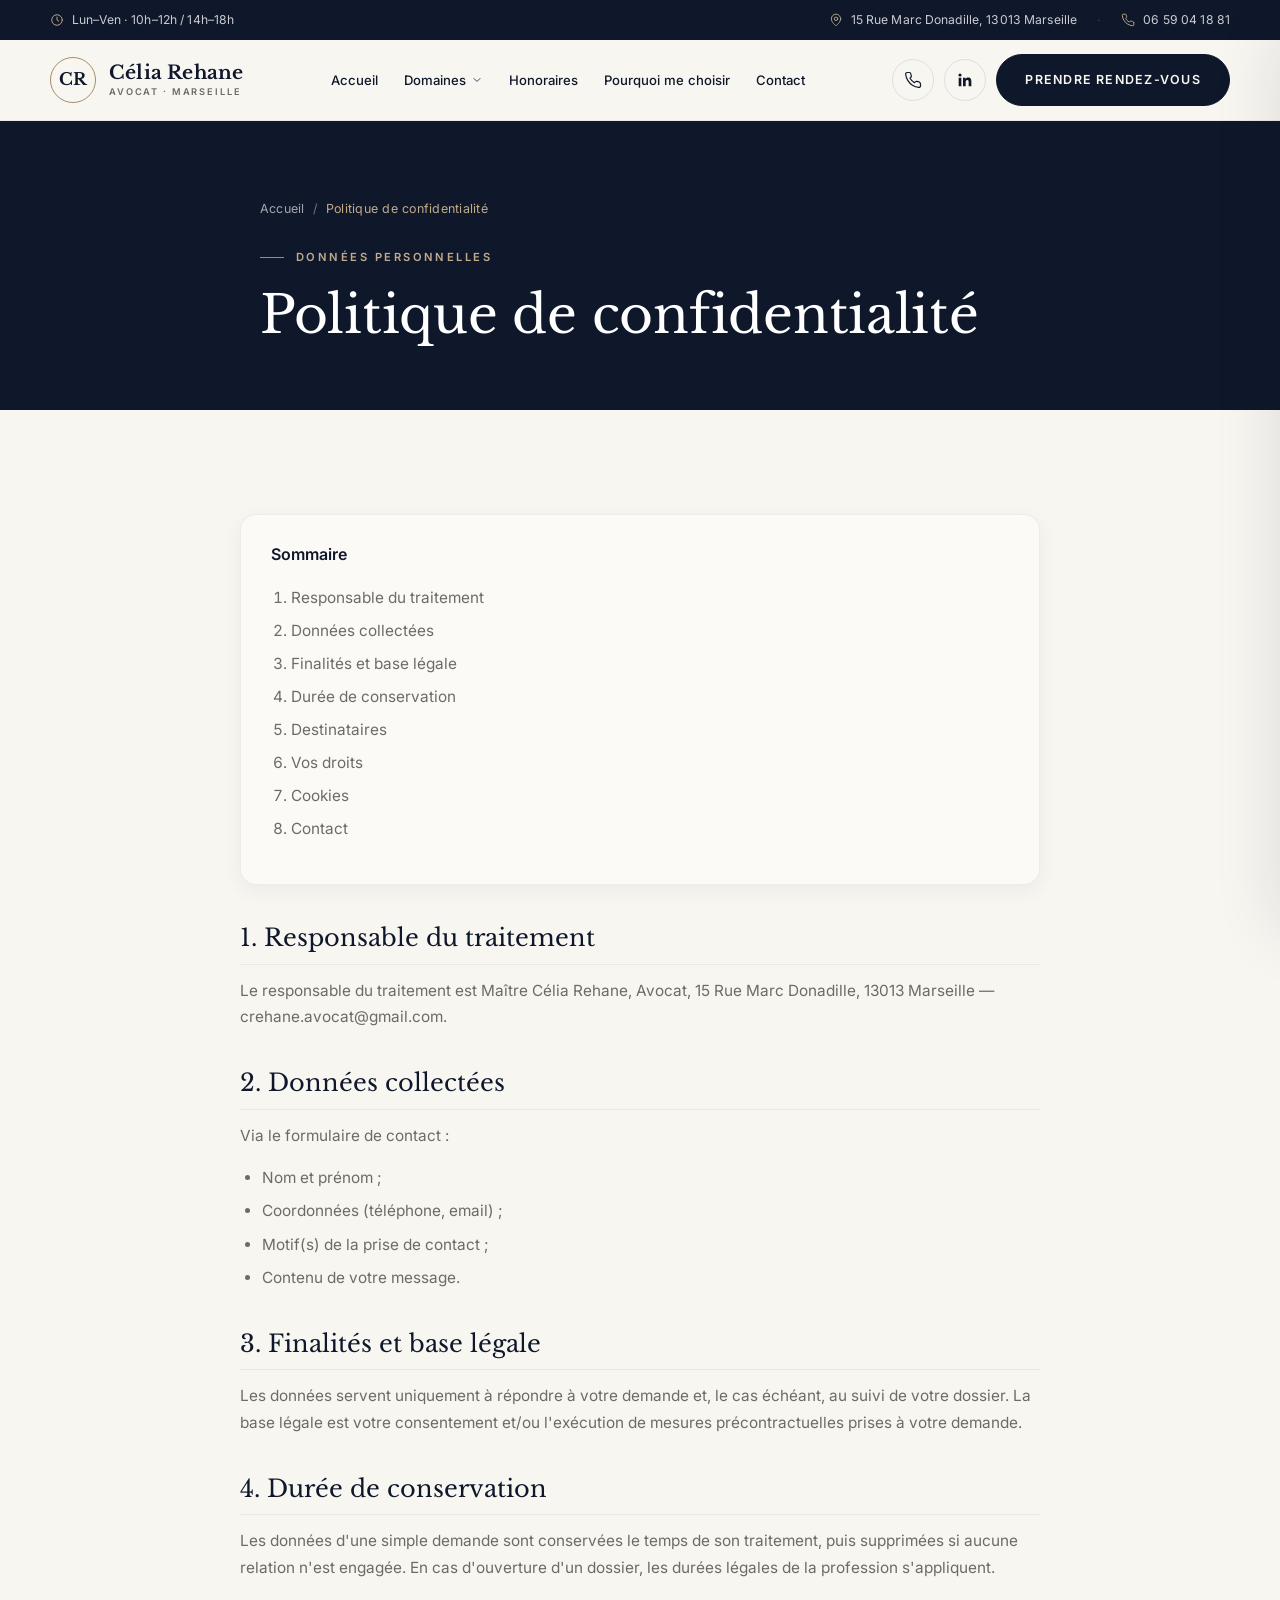
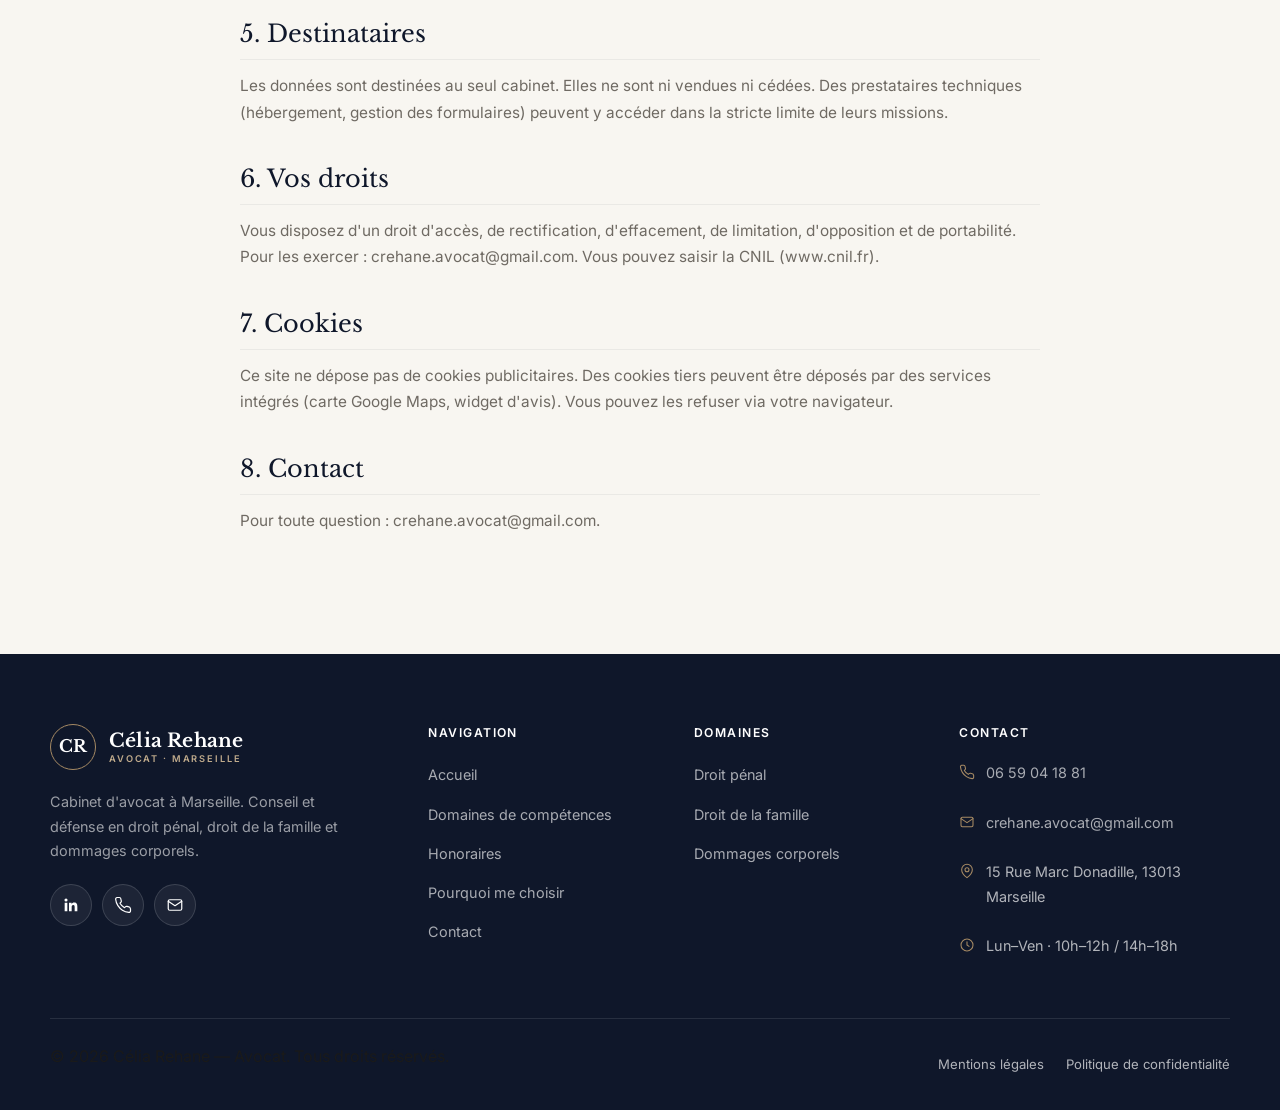
<file: politique-de-confidentialite.html>
<!DOCTYPE html>
<html lang="fr">
<head>
  <meta charset="UTF-8" />
  <meta name="viewport" content="width=device-width, initial-scale=1.0" />
  <title>Politique de confidentialité | Célia Rehane Avocat</title>
  <meta name="description" content="Politique de confidentialité et protection des données du cabinet d'avocat Célia Rehane à Marseille." />
  <meta name="theme-color" content="#0f172a" />
  <link rel="canonical" href="https://www.celia-rehane-avocat.fr/politique-de-confidentialite.html" />
  <meta property="og:type" content="website" />
  <meta property="og:locale" content="fr_FR" />
  <meta property="og:title" content="Politique de confidentialité | Célia Rehane Avocat" />
  <meta property="og:description" content="Politique de confidentialité et protection des données du cabinet d'avocat Célia Rehane à Marseille." />
  <meta property="og:image" content="photo-output.jpg" />
  <script>document.documentElement.classList.add("js");</script>
  <link rel="preconnect" href="https://fonts.googleapis.com" />
  <link rel="preconnect" href="https://fonts.gstatic.com" crossorigin />
  <link href="https://fonts.googleapis.com/css2?family=Libre+Baskerville:ital,wght@0,400;0,700;1,400&family=Inter:wght@300;400;500;600;700&display=swap" rel="stylesheet" />
  <link rel="stylesheet" href="style.css" />
</head>
<body>
  <div class="site-shell">

    <div class="topbar topbar-desktop-only">
      <div class="container topbar-inner">
        <span class="topbar-item"><svg viewBox="0 0 24 24" fill="none" stroke="currentColor" stroke-width="1.6" stroke-linecap="round" stroke-linejoin="round"><circle cx="12" cy="12" r="9"/><path d="M12 7v5l3 2"/></svg> Lun–Ven · 10h–12h / 14h–18h</span>
        <div class="topbar-right">
          <a class="topbar-item" href="https://maps.google.com/?q=15+Rue+Marc+Donadille+13013+Marseille" target="_blank" rel="noopener"><svg viewBox="0 0 24 24" fill="none" stroke="currentColor" stroke-width="1.6" stroke-linecap="round" stroke-linejoin="round"><path d="M20 10c0 6-8 12-8 12s-8-6-8-12a8 8 0 0 1 16 0Z"/><circle cx="12" cy="10" r="3"/></svg> 15 Rue Marc Donadille, 13013 Marseille</a>
          <span class="topbar-sep">·</span>
          <a class="topbar-item" href="tel:+33659041881"><svg viewBox="0 0 24 24" fill="none" stroke="currentColor" stroke-width="1.6" stroke-linecap="round" stroke-linejoin="round"><path d="M22 16.9v3a2 2 0 0 1-2.2 2 19.8 19.8 0 0 1-8.6-3 19.5 19.5 0 0 1-6-6 19.8 19.8 0 0 1-3-8.6A2 2 0 0 1 4.1 2h3a2 2 0 0 1 2 1.7c.1.9.3 1.8.6 2.6a2 2 0 0 1-.5 2.1L8 9.6a16 16 0 0 0 6 6l1.2-1.2a2 2 0 0 1 2.1-.5c.8.3 1.7.5 2.6.6a2 2 0 0 1 1.7 2Z"/></svg> 06 59 04 18 81</a>
        </div>
      </div>
    </div>

    <header class="header">
      <div class="container nav">
        <a href="index.html" class="brand" aria-label="Accueil — Célia Rehane Avocat">
          <span class="brand-monogram">CR</span><span class="brand-text"><strong>Célia Rehane</strong><small>Avocat · Marseille</small></span>
        </a>
        <nav class="menu" aria-label="Navigation principale">
          <a href="index.html">Accueil</a>
          <div class="nav-item">
            <button class="nav-trigger" aria-expanded="false" aria-haspopup="true">Domaines <svg viewBox="0 0 24 24" fill="none" stroke="currentColor" stroke-width="1.6" stroke-linecap="round" stroke-linejoin="round"><path d="m6 9 6 6 6-6"/></svg></button>
            <div class="mega" role="menu">
              <div class="mega-grid">
                <a href="droit-penal.html" class="mega-card" role="menuitem"><span class="mega-ico"><svg viewBox="0 0 24 24" fill="none" stroke="currentColor" stroke-width="1.6" stroke-linecap="round" stroke-linejoin="round"><path d="M12 3 4 6v6c0 5 3.5 7.5 8 9 4.5-1.5 8-4 8-9V6l-8-3Z"/><path d="m9 12 2 2 4-4"/></svg></span><h4>Droit pénal</h4><p>Garde à vue, comparution, audience, défense des victimes et des mis en cause.</p></a>
                <a href="droit-de-la-famille.html" class="mega-card" role="menuitem"><span class="mega-ico"><svg viewBox="0 0 24 24" fill="none" stroke="currentColor" stroke-width="1.6" stroke-linecap="round" stroke-linejoin="round"><circle cx="9" cy="8" r="3"/><circle cx="17" cy="9" r="2.3"/><path d="M3.5 19a5.5 5.5 0 0 1 11 0M15 19a4 4 0 0 1 5.5-3.7"/></svg></span><h4>Droit de la famille</h4><p>Divorce, séparation, garde d'enfants, pension alimentaire, autorité parentale.</p></a>
                <a href="dommages-corporels.html" class="mega-card" role="menuitem"><span class="mega-ico"><svg viewBox="0 0 24 24" fill="none" stroke="currentColor" stroke-width="1.6" stroke-linecap="round" stroke-linejoin="round"><path d="M3 12h4l2-5 3 9 2-4h4"/><path d="M20.5 8.5a4 4 0 0 0-7-2.6"/></svg></span><h4>Dommages corporels</h4><p>Accident, agression, erreur médicale : indemnisation de vos préjudices.</p></a>
                <div class="mega-promo"><span class="tag"><svg viewBox="0 0 24 24" fill="none" stroke="currentColor" stroke-width="1.6" stroke-linecap="round" stroke-linejoin="round"><path d="M20 6 9 17l-5-5"/></svg> Premier rendez-vous gratuit</span><p>Sans engagement en dommages corporels et en droit de la famille.</p><a href="contact.html" class="btn btn-cream btn-sm">Prendre rendez-vous</a></div>
              </div>
            </div>
          </div>
          <a href="honoraires.html">Honoraires</a>
          <a href="pourquoi-me-choisir.html">Pourquoi me choisir</a>
          <a href="contact.html">Contact</a>
        </nav>
        <div class="nav-actions">
          <a href="tel:+33659041881" class="icon-btn" aria-label="Appeler le cabinet"><svg viewBox="0 0 24 24" fill="none" stroke="currentColor" stroke-width="1.6" stroke-linecap="round" stroke-linejoin="round"><path d="M22 16.9v3a2 2 0 0 1-2.2 2 19.8 19.8 0 0 1-8.6-3 19.5 19.5 0 0 1-6-6 19.8 19.8 0 0 1-3-8.6A2 2 0 0 1 4.1 2h3a2 2 0 0 1 2 1.7c.1.9.3 1.8.6 2.6a2 2 0 0 1-.5 2.1L8 9.6a16 16 0 0 0 6 6l1.2-1.2a2 2 0 0 1 2.1-.5c.8.3 1.7.5 2.6.6a2 2 0 0 1 1.7 2Z"/></svg></a>
          <a href="https://www.linkedin.com/" target="_blank" rel="noopener" class="icon-btn" aria-label="LinkedIn du cabinet"><svg viewBox="0 0 24 24" fill="currentColor"><path d="M20.45 20.45h-3.56v-5.57c0-1.33-.02-3.04-1.85-3.04-1.85 0-2.14 1.45-2.14 2.94v5.67H9.35V9h3.42v1.56h.05c.48-.9 1.64-1.85 3.37-1.85 3.6 0 4.27 2.37 4.27 5.46v6.28ZM5.34 7.43a2.07 2.07 0 1 1 0-4.14 2.07 2.07 0 0 1 0 4.14ZM7.12 20.45H3.55V9h3.57v11.45Z"/></svg></a>
          <a href="contact.html" class="btn btn-dark rdv-desktop">Prendre rendez-vous</a>
          <button class="burger" aria-label="Ouvrir le menu" aria-expanded="false" aria-controls="mobileMenu"><span></span><span></span><span></span></button>
        </div>
      </div>
    </header>

    <div class="drawer-backdrop"></div>
    <aside class="mobile-nav" id="mobileMenu" aria-label="Menu mobile">
      <div class="mobile-nav-head"><span class="brand-text"><strong style="font-family:var(--font-serif);font-size:1.3rem;">Célia Rehane</strong></span><button class="mobile-close" aria-label="Fermer le menu"><svg viewBox="0 0 24 24" fill="none" stroke="currentColor" stroke-width="1.8" stroke-linecap="round" stroke-linejoin="round"><path d="M18 6 6 18M6 6l12 12"/></svg></button></div>
      <nav class="mobile-links">
        <a href="index.html">Accueil</a>
        <button class="m-acc-trigger" aria-expanded="false">Domaines de compétences <svg viewBox="0 0 24 24" fill="none" stroke="currentColor" stroke-width="1.6" stroke-linecap="round" stroke-linejoin="round"><path d="m6 9 6 6 6-6"/></svg></button>
        <div class="m-acc-panel"><a href="domaines-de-competences.html">Tous les domaines</a><a href="droit-penal.html">Droit pénal</a><a href="droit-de-la-famille.html">Droit de la famille</a><a href="dommages-corporels.html">Dommages corporels</a></div>
        <a href="honoraires.html">Honoraires</a>
        <a href="pourquoi-me-choisir.html">Pourquoi me choisir</a>
        <a href="contact.html">Contact</a>
      </nav>
      <div class="mobile-meta">
        <div class="row"><svg viewBox="0 0 24 24" fill="none" stroke="currentColor" stroke-width="1.6" stroke-linecap="round" stroke-linejoin="round"><circle cx="12" cy="12" r="9"/><path d="M12 7v5l3 2"/></svg> Lun–Ven · 10h–12h / 14h–18h</div>
        <div class="row"><svg viewBox="0 0 24 24" fill="none" stroke="currentColor" stroke-width="1.6" stroke-linecap="round" stroke-linejoin="round"><path d="M20 10c0 6-8 12-8 12s-8-6-8-12a8 8 0 0 1 16 0Z"/><circle cx="12" cy="10" r="3"/></svg> 15 Rue Marc Donadille, 13013 Marseille</div>
        <div class="mobile-social"><a href="https://www.linkedin.com/" target="_blank" rel="noopener" class="icon-btn" aria-label="LinkedIn"><svg viewBox="0 0 24 24" fill="currentColor"><path d="M20.45 20.45h-3.56v-5.57c0-1.33-.02-3.04-1.85-3.04-1.85 0-2.14 1.45-2.14 2.94v5.67H9.35V9h3.42v1.56h.05c.48-.9 1.64-1.85 3.37-1.85 3.6 0 4.27 2.37 4.27 5.46v6.28ZM5.34 7.43a2.07 2.07 0 1 1 0-4.14 2.07 2.07 0 0 1 0 4.14ZM7.12 20.45H3.55V9h3.57v11.45Z"/></svg></a></div>
      </div>
      <div class="mobile-cta"><a href="tel:+33659041881" class="btn btn-light">Appeler le cabinet</a><a href="contact.html" class="btn btn-gold">Prendre rendez-vous</a></div>
    </aside>

    <main>

      <section class="page-hero dark">
        <div class="container page-hero-inner">
          <nav class="breadcrumb" aria-label="Fil d'ariane"><a href="index.html">Accueil</a><span class="sep">/</span><span class="current">Politique de confidentialité</span></nav>
          <span class="eyebrow light">Données personnelles</span>
          <h1>Politique de confidentialité</h1>
        </div>
      </section>
      <section class="section">
        <div class="container legal-content">
          <div class="legal-toc reveal"><strong>Sommaire</strong><ol>
            <li><a href="#responsable">Responsable du traitement</a></li><li><a href="#donnees">Données collectées</a></li><li><a href="#finalites">Finalités et base légale</a></li><li><a href="#duree">Durée de conservation</a></li><li><a href="#destinataires">Destinataires</a></li><li><a href="#droits">Vos droits</a></li><li><a href="#cookies">Cookies</a></li><li><a href="#contact">Contact</a></li>
          </ol></div>
          <h2 id="responsable">1. Responsable du traitement</h2>
          <p>Le responsable du traitement est Maître Célia Rehane, Avocat, 15 Rue Marc Donadille, 13013 Marseille — <a href="mailto:crehane.avocat@gmail.com">crehane.avocat@gmail.com</a>.</p>
          <h2 id="donnees">2. Données collectées</h2>
          <p>Via le formulaire de contact&nbsp;:</p><ul><li>Nom et prénom&nbsp;;</li><li>Coordonnées (téléphone, email)&nbsp;;</li><li>Motif(s) de la prise de contact&nbsp;;</li><li>Contenu de votre message.</li></ul>
          <h2 id="finalites">3. Finalités et base légale</h2>
          <p>Les données servent uniquement à répondre à votre demande et, le cas échéant, au suivi de votre dossier. La base légale est votre consentement et/ou l'exécution de mesures précontractuelles prises à votre demande.</p>
          <h2 id="duree">4. Durée de conservation</h2>
          <p>Les données d'une simple demande sont conservées le temps de son traitement, puis supprimées si aucune relation n'est engagée. En cas d'ouverture d'un dossier, les durées légales de la profession s'appliquent.</p>
          <h2 id="destinataires">5. Destinataires</h2>
          <p>Les données sont destinées au seul cabinet. Elles ne sont ni vendues ni cédées. Des prestataires techniques (hébergement, gestion des formulaires) peuvent y accéder dans la stricte limite de leurs missions.</p>
          <h2 id="droits">6. Vos droits</h2>
          <p>Vous disposez d'un droit d'accès, de rectification, d'effacement, de limitation, d'opposition et de portabilité. Pour les exercer&nbsp;: <a href="mailto:crehane.avocat@gmail.com">crehane.avocat@gmail.com</a>. Vous pouvez saisir la CNIL (<a href="https://www.cnil.fr" target="_blank" rel="noopener">www.cnil.fr</a>).</p>
          <h2 id="cookies">7. Cookies</h2>
          <p>Ce site ne dépose pas de cookies publicitaires. Des cookies tiers peuvent être déposés par des services intégrés (carte Google Maps, widget d'avis). Vous pouvez les refuser via votre navigateur.</p>
          <h2 id="contact">8. Contact</h2>
          <p>Pour toute question&nbsp;: <a href="mailto:crehane.avocat@gmail.com">crehane.avocat@gmail.com</a>.</p>
        </div>
      </section>

    </main>

    <footer class="footer">
      <div class="container">
        <div class="footer-grid">
          <div class="footer-about">
            <a href="index.html" class="brand"><span class="brand-monogram">CR</span><span class="brand-text"><strong>Célia Rehane</strong><small>Avocat · Marseille</small></span></a>
            <p>Cabinet d'avocat à Marseille. Conseil et défense en droit pénal, droit de la famille et dommages corporels.</p>
            <div class="footer-social">
              <a href="https://www.linkedin.com/" target="_blank" rel="noopener" class="icon-btn" aria-label="LinkedIn"><svg viewBox="0 0 24 24" fill="currentColor"><path d="M20.45 20.45h-3.56v-5.57c0-1.33-.02-3.04-1.85-3.04-1.85 0-2.14 1.45-2.14 2.94v5.67H9.35V9h3.42v1.56h.05c.48-.9 1.64-1.85 3.37-1.85 3.6 0 4.27 2.37 4.27 5.46v6.28ZM5.34 7.43a2.07 2.07 0 1 1 0-4.14 2.07 2.07 0 0 1 0 4.14ZM7.12 20.45H3.55V9h3.57v11.45Z"/></svg></a>
              <a href="tel:+33659041881" class="icon-btn" aria-label="Appeler"><svg viewBox="0 0 24 24" fill="none" stroke="currentColor" stroke-width="1.6" stroke-linecap="round" stroke-linejoin="round"><path d="M22 16.9v3a2 2 0 0 1-2.2 2 19.8 19.8 0 0 1-8.6-3 19.5 19.5 0 0 1-6-6 19.8 19.8 0 0 1-3-8.6A2 2 0 0 1 4.1 2h3a2 2 0 0 1 2 1.7c.1.9.3 1.8.6 2.6a2 2 0 0 1-.5 2.1L8 9.6a16 16 0 0 0 6 6l1.2-1.2a2 2 0 0 1 2.1-.5c.8.3 1.7.5 2.6.6a2 2 0 0 1 1.7 2Z"/></svg></a>
              <a href="mailto:crehane.avocat@gmail.com" class="icon-btn" aria-label="Email"><svg viewBox="0 0 24 24" fill="none" stroke="currentColor" stroke-width="1.6" stroke-linecap="round" stroke-linejoin="round"><rect x="3" y="5" width="18" height="14" rx="2"/><path d="m3 7 9 6 9-6"/></svg></a>
            </div>
          </div>
          <div class="footer-col"><h4>Navigation</h4><ul><li><a href="index.html">Accueil</a></li><li><a href="domaines-de-competences.html">Domaines de compétences</a></li><li><a href="honoraires.html">Honoraires</a></li><li><a href="pourquoi-me-choisir.html">Pourquoi me choisir</a></li><li><a href="contact.html">Contact</a></li></ul></div>
          <div class="footer-col"><h4>Domaines</h4><ul><li><a href="droit-penal.html">Droit pénal</a></li><li><a href="droit-de-la-famille.html">Droit de la famille</a></li><li><a href="dommages-corporels.html">Dommages corporels</a></li></ul></div>
          <div class="footer-col"><h4>Contact</h4><ul class="footer-contact">
            <li><svg viewBox="0 0 24 24" fill="none" stroke="currentColor" stroke-width="1.6" stroke-linecap="round" stroke-linejoin="round"><path d="M22 16.9v3a2 2 0 0 1-2.2 2 19.8 19.8 0 0 1-8.6-3 19.5 19.5 0 0 1-6-6 19.8 19.8 0 0 1-3-8.6A2 2 0 0 1 4.1 2h3a2 2 0 0 1 2 1.7c.1.9.3 1.8.6 2.6a2 2 0 0 1-.5 2.1L8 9.6a16 16 0 0 0 6 6l1.2-1.2a2 2 0 0 1 2.1-.5c.8.3 1.7.5 2.6.6a2 2 0 0 1 1.7 2Z"/></svg> <a href="tel:+33659041881">06 59 04 18 81</a></li>
            <li><svg viewBox="0 0 24 24" fill="none" stroke="currentColor" stroke-width="1.6" stroke-linecap="round" stroke-linejoin="round"><rect x="3" y="5" width="18" height="14" rx="2"/><path d="m3 7 9 6 9-6"/></svg> <a href="mailto:crehane.avocat@gmail.com">crehane.avocat@gmail.com</a></li>
            <li><svg viewBox="0 0 24 24" fill="none" stroke="currentColor" stroke-width="1.6" stroke-linecap="round" stroke-linejoin="round"><path d="M20 10c0 6-8 12-8 12s-8-6-8-12a8 8 0 0 1 16 0Z"/><circle cx="12" cy="10" r="3"/></svg> 15 Rue Marc Donadille, 13013 Marseille</li>
            <li><svg viewBox="0 0 24 24" fill="none" stroke="currentColor" stroke-width="1.6" stroke-linecap="round" stroke-linejoin="round"><circle cx="12" cy="12" r="9"/><path d="M12 7v5l3 2"/></svg> Lun–Ven · 10h–12h / 14h–18h</li>
          </ul></div>
        </div>
        <div class="footer-bottom">
          <p>© <span class="js-year">2026</span> Célia Rehane — Avocat. Tous droits réservés.</p>
          <div class="footer-legal"><a href="mentions-legales.html">Mentions légales</a><a href="politique-de-confidentialite.html">Politique de confidentialité</a></div>
        </div>
      </div>
    </footer>

    <button class="to-top" aria-label="Revenir en haut"><svg viewBox="0 0 24 24" fill="none" stroke="currentColor" stroke-width="2" stroke-linecap="round" stroke-linejoin="round"><path d="m18 15-6-6-6 6"/></svg></button>
    <div class="mobile-cta-bar">
      <a href="tel:+33659041881" class="call"><svg viewBox="0 0 24 24" fill="none" stroke="currentColor" stroke-width="1.6" stroke-linecap="round" stroke-linejoin="round"><path d="M22 16.9v3a2 2 0 0 1-2.2 2 19.8 19.8 0 0 1-8.6-3 19.5 19.5 0 0 1-6-6 19.8 19.8 0 0 1-3-8.6A2 2 0 0 1 4.1 2h3a2 2 0 0 1 2 1.7c.1.9.3 1.8.6 2.6a2 2 0 0 1-.5 2.1L8 9.6a16 16 0 0 0 6 6l1.2-1.2a2 2 0 0 1 2.1-.5c.8.3 1.7.5 2.6.6a2 2 0 0 1 1.7 2Z"/></svg> Appeler</a>
      <a href="contact.html" class="rdv"><svg viewBox="0 0 24 24" fill="none" stroke="currentColor" stroke-width="1.8" stroke-linecap="round" stroke-linejoin="round"><rect x="3" y="4" width="18" height="18" rx="2"/><path d="M16 2v4M8 2v4M3 10h18"/></svg> Rendez-vous</a>
    </div>
  </div>
  <script src="script.js" defer></script>
</body>
</html>
</file>
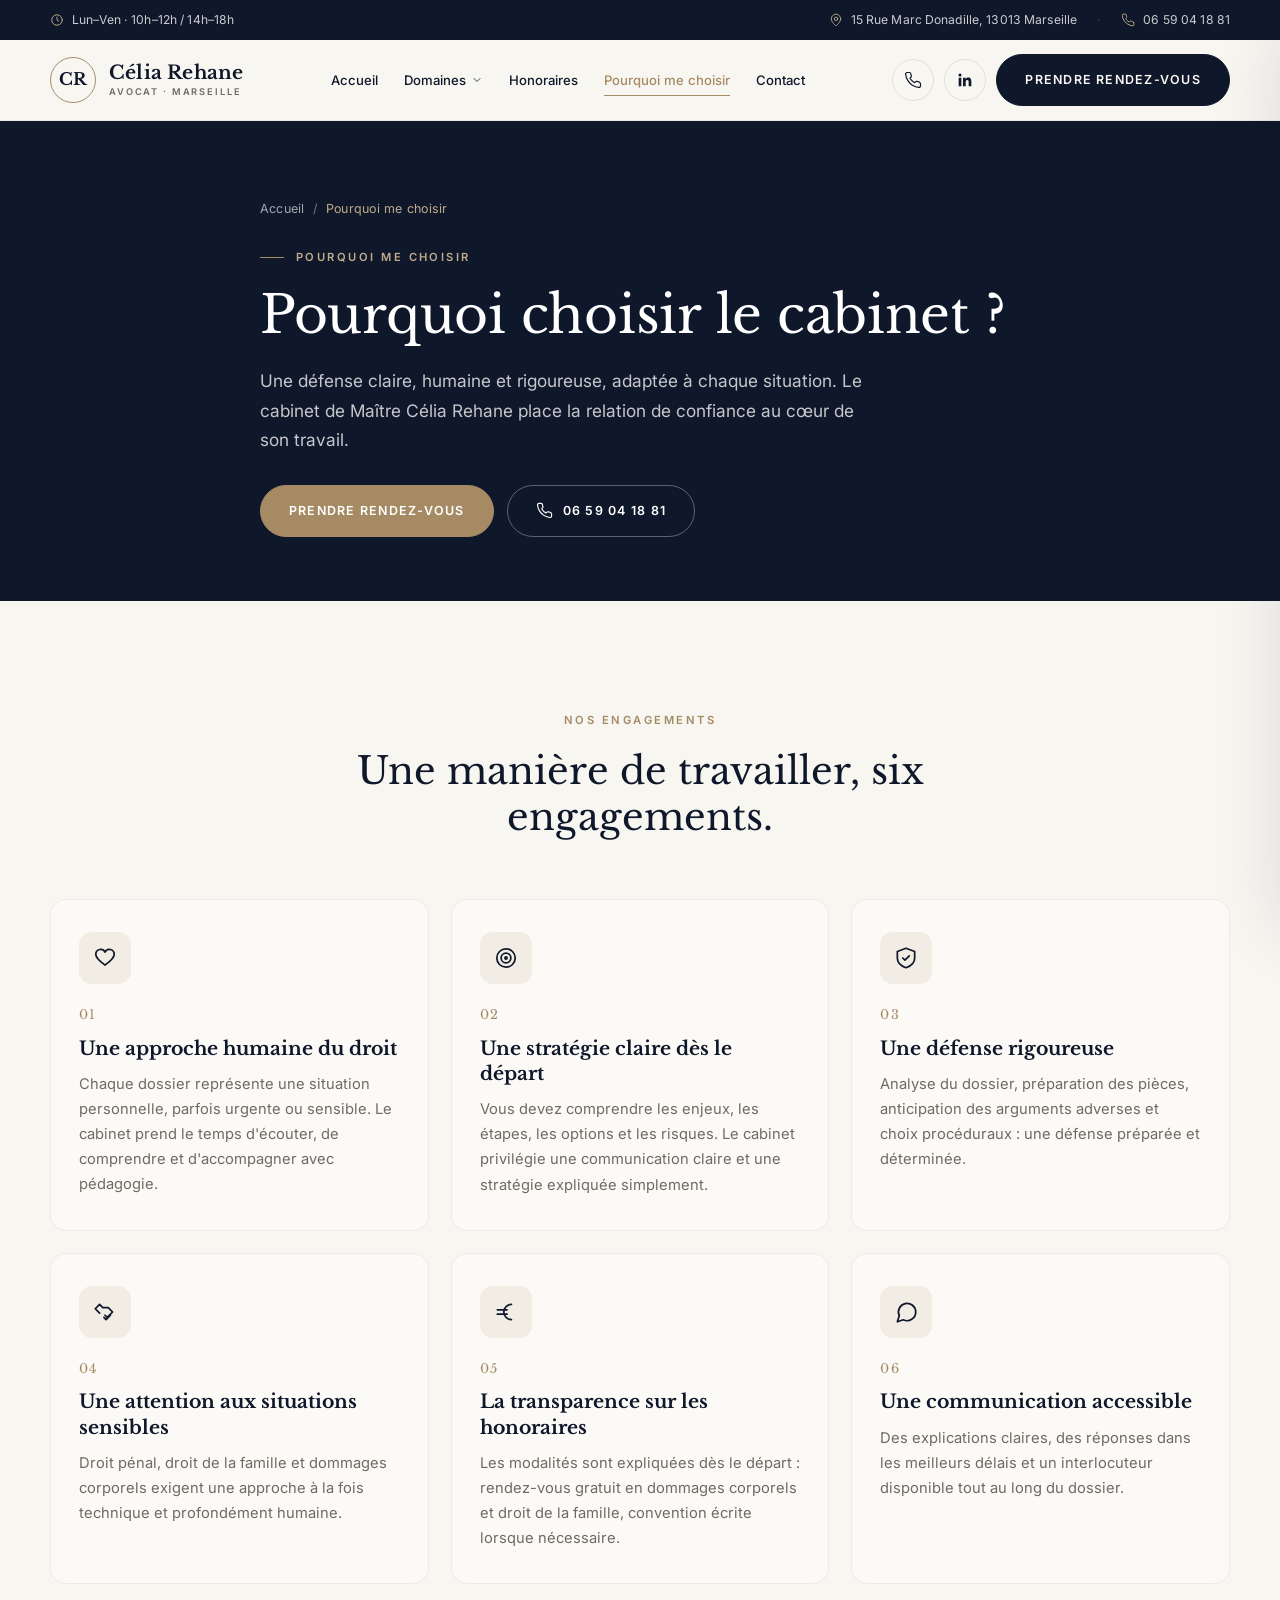
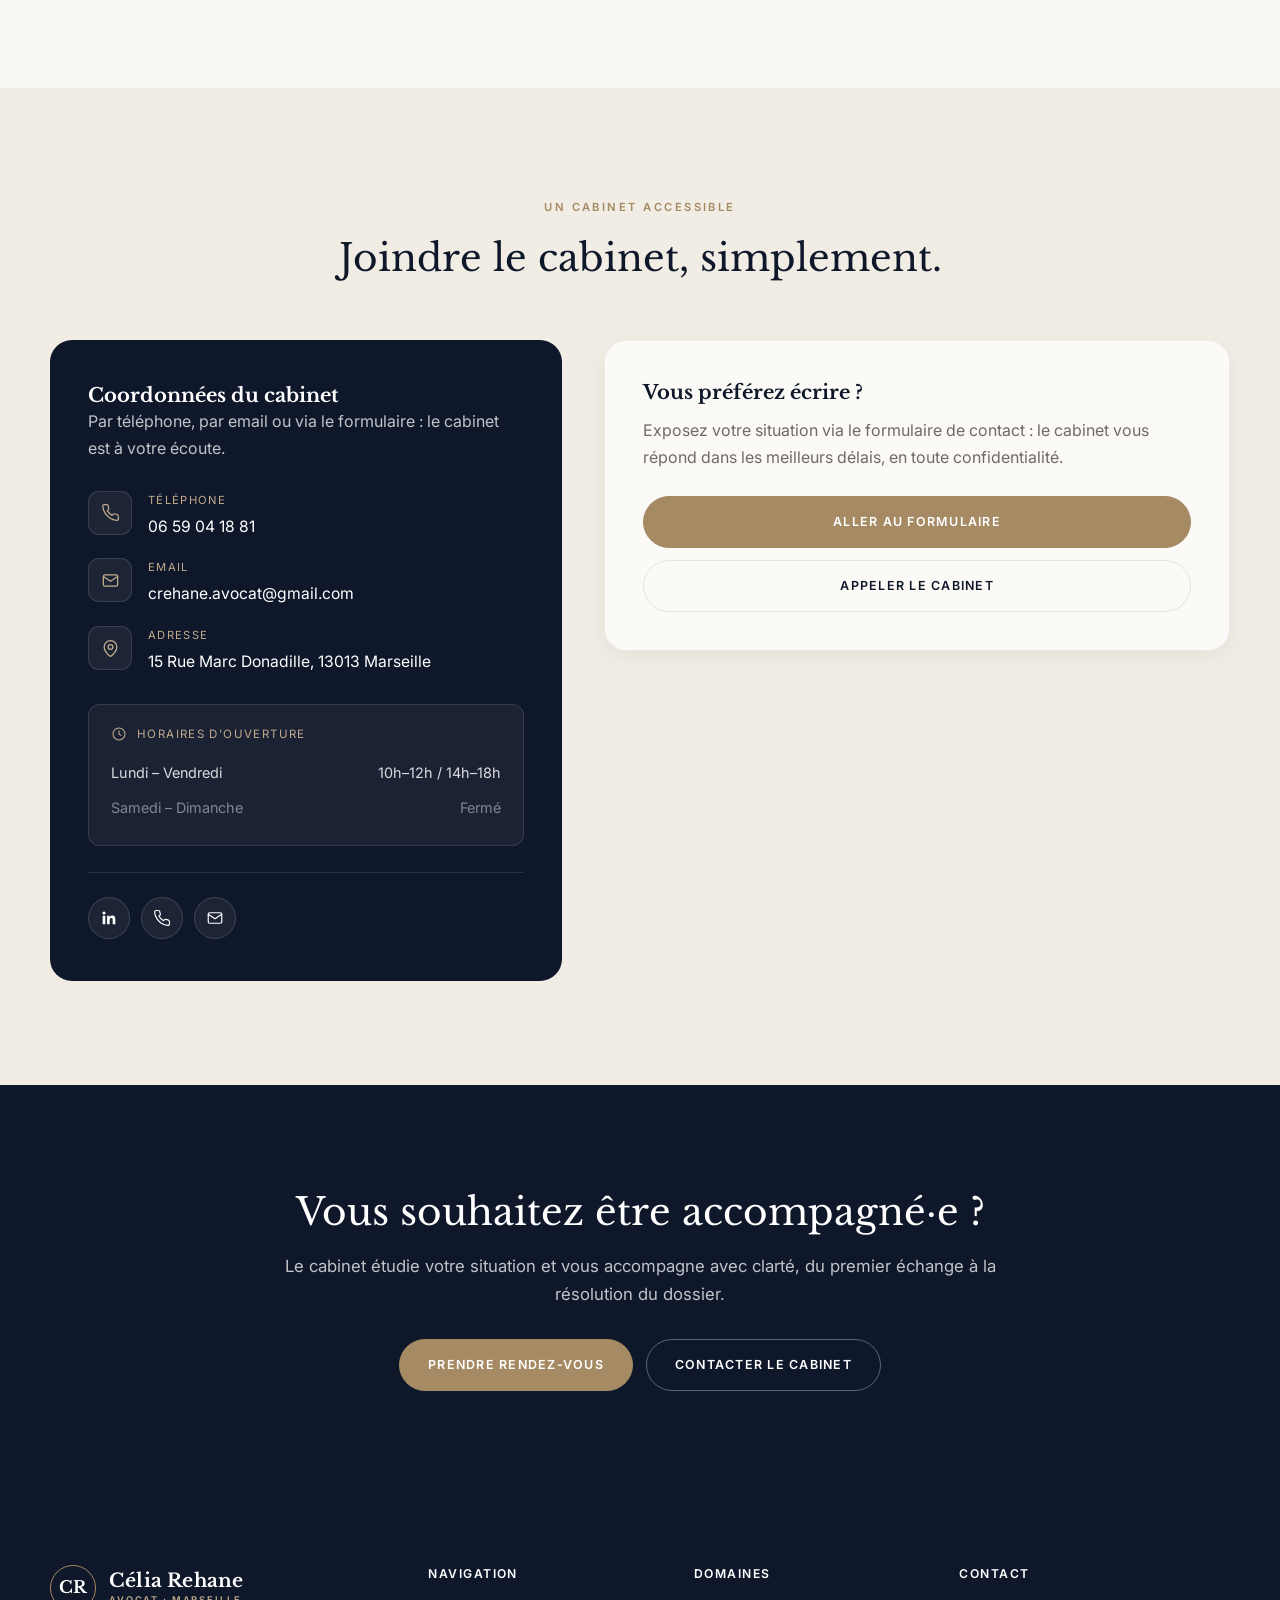
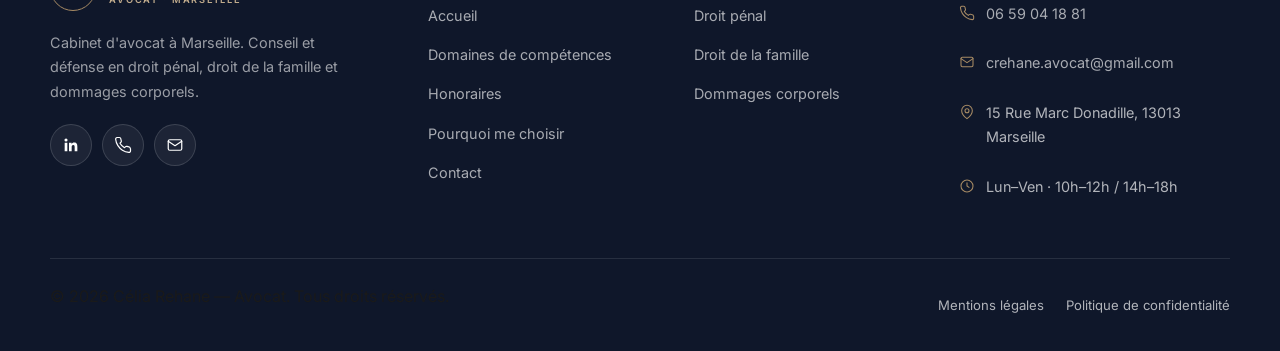
<file: pourquoi-me-choisir.html>
<!DOCTYPE html>
<html lang="fr">
<head>
  <meta charset="UTF-8" />
  <meta name="viewport" content="width=device-width, initial-scale=1.0" />
  <title>Pourquoi choisir le cabinet — Avocat à Marseille | Célia Rehane</title>
  <meta name="description" content="Une défense claire, humaine et rigoureuse à Marseille. Découvrez l'approche et les engagements du cabinet d'avocat Célia Rehane." />
  <meta name="theme-color" content="#0f172a" />
  <link rel="canonical" href="https://www.celia-rehane-avocat.fr/pourquoi-me-choisir.html" />
  <meta property="og:type" content="website" />
  <meta property="og:locale" content="fr_FR" />
  <meta property="og:title" content="Pourquoi choisir le cabinet — Avocat à Marseille | Célia Rehane" />
  <meta property="og:description" content="Une défense claire, humaine et rigoureuse à Marseille. Découvrez l'approche et les engagements du cabinet d'avocat Célia Rehane." />
  <meta property="og:image" content="photo-output.jpg" />
  <script>document.documentElement.classList.add("js");</script>
  <link rel="preconnect" href="https://fonts.googleapis.com" />
  <link rel="preconnect" href="https://fonts.gstatic.com" crossorigin />
  <link href="https://fonts.googleapis.com/css2?family=Libre+Baskerville:ital,wght@0,400;0,700;1,400&family=Inter:wght@300;400;500;600;700&display=swap" rel="stylesheet" />
  <link rel="stylesheet" href="style.css" />
</head>
<body>
  <div class="site-shell">

    <div class="topbar topbar-desktop-only">
      <div class="container topbar-inner">
        <span class="topbar-item"><svg viewBox="0 0 24 24" fill="none" stroke="currentColor" stroke-width="1.6" stroke-linecap="round" stroke-linejoin="round"><circle cx="12" cy="12" r="9"/><path d="M12 7v5l3 2"/></svg> Lun–Ven · 10h–12h / 14h–18h</span>
        <div class="topbar-right">
          <a class="topbar-item" href="https://maps.google.com/?q=15+Rue+Marc+Donadille+13013+Marseille" target="_blank" rel="noopener"><svg viewBox="0 0 24 24" fill="none" stroke="currentColor" stroke-width="1.6" stroke-linecap="round" stroke-linejoin="round"><path d="M20 10c0 6-8 12-8 12s-8-6-8-12a8 8 0 0 1 16 0Z"/><circle cx="12" cy="10" r="3"/></svg> 15 Rue Marc Donadille, 13013 Marseille</a>
          <span class="topbar-sep">·</span>
          <a class="topbar-item" href="tel:+33659041881"><svg viewBox="0 0 24 24" fill="none" stroke="currentColor" stroke-width="1.6" stroke-linecap="round" stroke-linejoin="round"><path d="M22 16.9v3a2 2 0 0 1-2.2 2 19.8 19.8 0 0 1-8.6-3 19.5 19.5 0 0 1-6-6 19.8 19.8 0 0 1-3-8.6A2 2 0 0 1 4.1 2h3a2 2 0 0 1 2 1.7c.1.9.3 1.8.6 2.6a2 2 0 0 1-.5 2.1L8 9.6a16 16 0 0 0 6 6l1.2-1.2a2 2 0 0 1 2.1-.5c.8.3 1.7.5 2.6.6a2 2 0 0 1 1.7 2Z"/></svg> 06 59 04 18 81</a>
        </div>
      </div>
    </div>

    <header class="header">
      <div class="container nav">
        <a href="index.html" class="brand" aria-label="Accueil — Célia Rehane Avocat">
          <span class="brand-monogram">CR</span><span class="brand-text"><strong>Célia Rehane</strong><small>Avocat · Marseille</small></span>
        </a>
        <nav class="menu" aria-label="Navigation principale">
          <a href="index.html">Accueil</a>
          <div class="nav-item">
            <button class="nav-trigger" aria-expanded="false" aria-haspopup="true">Domaines <svg viewBox="0 0 24 24" fill="none" stroke="currentColor" stroke-width="1.6" stroke-linecap="round" stroke-linejoin="round"><path d="m6 9 6 6 6-6"/></svg></button>
            <div class="mega" role="menu">
              <div class="mega-grid">
                <a href="droit-penal.html" class="mega-card" role="menuitem"><span class="mega-ico"><svg viewBox="0 0 24 24" fill="none" stroke="currentColor" stroke-width="1.6" stroke-linecap="round" stroke-linejoin="round"><path d="M12 3 4 6v6c0 5 3.5 7.5 8 9 4.5-1.5 8-4 8-9V6l-8-3Z"/><path d="m9 12 2 2 4-4"/></svg></span><h4>Droit pénal</h4><p>Garde à vue, comparution, audience, défense des victimes et des mis en cause.</p></a>
                <a href="droit-de-la-famille.html" class="mega-card" role="menuitem"><span class="mega-ico"><svg viewBox="0 0 24 24" fill="none" stroke="currentColor" stroke-width="1.6" stroke-linecap="round" stroke-linejoin="round"><circle cx="9" cy="8" r="3"/><circle cx="17" cy="9" r="2.3"/><path d="M3.5 19a5.5 5.5 0 0 1 11 0M15 19a4 4 0 0 1 5.5-3.7"/></svg></span><h4>Droit de la famille</h4><p>Divorce, séparation, garde d'enfants, pension alimentaire, autorité parentale.</p></a>
                <a href="dommages-corporels.html" class="mega-card" role="menuitem"><span class="mega-ico"><svg viewBox="0 0 24 24" fill="none" stroke="currentColor" stroke-width="1.6" stroke-linecap="round" stroke-linejoin="round"><path d="M3 12h4l2-5 3 9 2-4h4"/><path d="M20.5 8.5a4 4 0 0 0-7-2.6"/></svg></span><h4>Dommages corporels</h4><p>Accident, agression, erreur médicale : indemnisation de vos préjudices.</p></a>
                <div class="mega-promo"><span class="tag"><svg viewBox="0 0 24 24" fill="none" stroke="currentColor" stroke-width="1.6" stroke-linecap="round" stroke-linejoin="round"><path d="M20 6 9 17l-5-5"/></svg> Premier rendez-vous gratuit</span><p>Sans engagement en dommages corporels et en droit de la famille.</p><a href="contact.html" class="btn btn-cream btn-sm">Prendre rendez-vous</a></div>
              </div>
            </div>
          </div>
          <a href="honoraires.html">Honoraires</a>
          <a href="pourquoi-me-choisir.html" class="active" aria-current="page">Pourquoi me choisir</a>
          <a href="contact.html">Contact</a>
        </nav>
        <div class="nav-actions">
          <a href="tel:+33659041881" class="icon-btn" aria-label="Appeler le cabinet"><svg viewBox="0 0 24 24" fill="none" stroke="currentColor" stroke-width="1.6" stroke-linecap="round" stroke-linejoin="round"><path d="M22 16.9v3a2 2 0 0 1-2.2 2 19.8 19.8 0 0 1-8.6-3 19.5 19.5 0 0 1-6-6 19.8 19.8 0 0 1-3-8.6A2 2 0 0 1 4.1 2h3a2 2 0 0 1 2 1.7c.1.9.3 1.8.6 2.6a2 2 0 0 1-.5 2.1L8 9.6a16 16 0 0 0 6 6l1.2-1.2a2 2 0 0 1 2.1-.5c.8.3 1.7.5 2.6.6a2 2 0 0 1 1.7 2Z"/></svg></a>
          <a href="https://www.linkedin.com/" target="_blank" rel="noopener" class="icon-btn" aria-label="LinkedIn du cabinet"><svg viewBox="0 0 24 24" fill="currentColor"><path d="M20.45 20.45h-3.56v-5.57c0-1.33-.02-3.04-1.85-3.04-1.85 0-2.14 1.45-2.14 2.94v5.67H9.35V9h3.42v1.56h.05c.48-.9 1.64-1.85 3.37-1.85 3.6 0 4.27 2.37 4.27 5.46v6.28ZM5.34 7.43a2.07 2.07 0 1 1 0-4.14 2.07 2.07 0 0 1 0 4.14ZM7.12 20.45H3.55V9h3.57v11.45Z"/></svg></a>
          <a href="contact.html" class="btn btn-dark rdv-desktop">Prendre rendez-vous</a>
          <button class="burger" aria-label="Ouvrir le menu" aria-expanded="false" aria-controls="mobileMenu"><span></span><span></span><span></span></button>
        </div>
      </div>
    </header>

    <div class="drawer-backdrop"></div>
    <aside class="mobile-nav" id="mobileMenu" aria-label="Menu mobile">
      <div class="mobile-nav-head"><span class="brand-text"><strong style="font-family:var(--font-serif);font-size:1.3rem;">Célia Rehane</strong></span><button class="mobile-close" aria-label="Fermer le menu"><svg viewBox="0 0 24 24" fill="none" stroke="currentColor" stroke-width="1.8" stroke-linecap="round" stroke-linejoin="round"><path d="M18 6 6 18M6 6l12 12"/></svg></button></div>
      <nav class="mobile-links">
        <a href="index.html">Accueil</a>
        <button class="m-acc-trigger" aria-expanded="false">Domaines de compétences <svg viewBox="0 0 24 24" fill="none" stroke="currentColor" stroke-width="1.6" stroke-linecap="round" stroke-linejoin="round"><path d="m6 9 6 6 6-6"/></svg></button>
        <div class="m-acc-panel"><a href="domaines-de-competences.html">Tous les domaines</a><a href="droit-penal.html">Droit pénal</a><a href="droit-de-la-famille.html">Droit de la famille</a><a href="dommages-corporels.html">Dommages corporels</a></div>
        <a href="honoraires.html">Honoraires</a>
        <a href="pourquoi-me-choisir.html">Pourquoi me choisir</a>
        <a href="contact.html">Contact</a>
      </nav>
      <div class="mobile-meta">
        <div class="row"><svg viewBox="0 0 24 24" fill="none" stroke="currentColor" stroke-width="1.6" stroke-linecap="round" stroke-linejoin="round"><circle cx="12" cy="12" r="9"/><path d="M12 7v5l3 2"/></svg> Lun–Ven · 10h–12h / 14h–18h</div>
        <div class="row"><svg viewBox="0 0 24 24" fill="none" stroke="currentColor" stroke-width="1.6" stroke-linecap="round" stroke-linejoin="round"><path d="M20 10c0 6-8 12-8 12s-8-6-8-12a8 8 0 0 1 16 0Z"/><circle cx="12" cy="10" r="3"/></svg> 15 Rue Marc Donadille, 13013 Marseille</div>
        <div class="mobile-social"><a href="https://www.linkedin.com/" target="_blank" rel="noopener" class="icon-btn" aria-label="LinkedIn"><svg viewBox="0 0 24 24" fill="currentColor"><path d="M20.45 20.45h-3.56v-5.57c0-1.33-.02-3.04-1.85-3.04-1.85 0-2.14 1.45-2.14 2.94v5.67H9.35V9h3.42v1.56h.05c.48-.9 1.64-1.85 3.37-1.85 3.6 0 4.27 2.37 4.27 5.46v6.28ZM5.34 7.43a2.07 2.07 0 1 1 0-4.14 2.07 2.07 0 0 1 0 4.14ZM7.12 20.45H3.55V9h3.57v11.45Z"/></svg></a></div>
      </div>
      <div class="mobile-cta"><a href="tel:+33659041881" class="btn btn-light">Appeler le cabinet</a><a href="contact.html" class="btn btn-gold">Prendre rendez-vous</a></div>
    </aside>

    <main>

      <section class="page-hero dark">
        <div class="container page-hero-inner">
          <nav class="breadcrumb" aria-label="Fil d'ariane"><a href="index.html">Accueil</a><span class="sep">/</span><span class="current">Pourquoi me choisir</span></nav>
          <span class="eyebrow light">Pourquoi me choisir</span>
          <h1>Pourquoi choisir le cabinet ?</h1>
          <p class="page-hero-text">Une défense claire, humaine et rigoureuse, adaptée à chaque situation. Le cabinet de Maître Célia Rehane place la relation de confiance au cœur de son travail.</p>
          <div class="page-hero-actions"><a href="contact.html" class="btn btn-gold">Prendre rendez-vous</a><a href="tel:+33659041881" class="btn btn-ghost-light"><svg viewBox="0 0 24 24" fill="none" stroke="currentColor" stroke-width="1.6" stroke-linecap="round" stroke-linejoin="round"><path d="M22 16.9v3a2 2 0 0 1-2.2 2 19.8 19.8 0 0 1-8.6-3 19.5 19.5 0 0 1-6-6 19.8 19.8 0 0 1-3-8.6A2 2 0 0 1 4.1 2h3a2 2 0 0 1 2 1.7c.1.9.3 1.8.6 2.6a2 2 0 0 1-.5 2.1L8 9.6a16 16 0 0 0 6 6l1.2-1.2a2 2 0 0 1 2.1-.5c.8.3 1.7.5 2.6.6a2 2 0 0 1 1.7 2Z"/></svg> 06 59 04 18 81</a></div>
        </div>
      </section>

      <section class="section">
        <div class="container">
          <div class="section-intro reveal"><span class="eyebrow centered">Nos engagements</span><h2>Une manière de travailler, six engagements.</h2></div>
          <div class="values-grid">
            <article class="value-card reveal"><span class="v-ico"><svg viewBox="0 0 24 24" fill="none" stroke="currentColor" stroke-width="1.6" stroke-linecap="round" stroke-linejoin="round"><path d="M20.5 8.5a4.5 4.5 0 0 0-8.5-2 4.5 4.5 0 0 0-8.5 2c0 4 5 7.5 8.5 10 3.5-2.5 8.5-6 8.5-10Z"/></svg></span><span class="v-num">01</span><h3>Une approche humaine du droit</h3><p>Chaque dossier représente une situation personnelle, parfois urgente ou sensible. Le cabinet prend le temps d'écouter, de comprendre et d'accompagner avec pédagogie.</p></article>
            <article class="value-card reveal"><span class="v-ico"><svg viewBox="0 0 24 24" fill="none" stroke="currentColor" stroke-width="1.6" stroke-linecap="round" stroke-linejoin="round"><circle cx="12" cy="12" r="8.5"/><circle cx="12" cy="12" r="4.5"/><circle cx="12" cy="12" r="1"/></svg></span><span class="v-num">02</span><h3>Une stratégie claire dès le départ</h3><p>Vous devez comprendre les enjeux, les étapes, les options et les risques. Le cabinet privilégie une communication claire et une stratégie expliquée simplement.</p></article>
            <article class="value-card reveal"><span class="v-ico"><svg viewBox="0 0 24 24" fill="none" stroke="currentColor" stroke-width="1.6" stroke-linecap="round" stroke-linejoin="round"><path d="M12 3 4 6v6c0 5 3.5 7.5 8 9 4.5-1.5 8-4 8-9V6l-8-3Z"/><path d="m9 12 2 2 4-4"/></svg></span><span class="v-num">03</span><h3>Une défense rigoureuse</h3><p>Analyse du dossier, préparation des pièces, anticipation des arguments adverses et choix procéduraux : une défense préparée et déterminée.</p></article>
            <article class="value-card reveal"><span class="v-ico"><svg viewBox="0 0 24 24" fill="none" stroke="currentColor" stroke-width="1.6" stroke-linecap="round" stroke-linejoin="round"><path d="m11 17 2 2 4-4M7 13l-4-4 4-4 3 3h5l4 4-5 5-2-2"/></svg></span><span class="v-num">04</span><h3>Une attention aux situations sensibles</h3><p>Droit pénal, droit de la famille et dommages corporels exigent une approche à la fois technique et profondément humaine.</p></article>
            <article class="value-card reveal"><span class="v-ico"><svg viewBox="0 0 24 24" fill="none" stroke="currentColor" stroke-width="1.6" stroke-linecap="round" stroke-linejoin="round"><path d="M17 5a7 7 0 1 0 0 14M4 10h9M4 14h9"/></svg></span><span class="v-num">05</span><h3>La transparence sur les honoraires</h3><p>Les modalités sont expliquées dès le départ : rendez-vous gratuit en dommages corporels et droit de la famille, convention écrite lorsque nécessaire.</p></article>
            <article class="value-card reveal"><span class="v-ico"><svg viewBox="0 0 24 24" fill="none" stroke="currentColor" stroke-width="1.6" stroke-linecap="round" stroke-linejoin="round"><path d="M21 12a8 8 0 0 1-11.5 7.2L4 21l1.8-5.5A8 8 0 1 1 21 12Z"/></svg></span><span class="v-num">06</span><h3>Une communication accessible</h3><p>Des explications claires, des réponses dans les meilleurs délais et un interlocuteur disponible tout au long du dossier.</p></article>
          </div>
        </div>
      </section>

      <section class="section bg-cream2">
        <div class="container">
          <div class="section-intro reveal"><span class="eyebrow centered">Un cabinet accessible</span><h2>Joindre le cabinet, simplement.</h2></div>
          <div class="contact-grid">
            <div class="contact-info-card reveal">
              <h3>Coordonnées du cabinet</h3>
              <p>Par téléphone, par email ou via le formulaire : le cabinet est à votre écoute.</p>
              <ul class="contact-list">
                <li><span class="ic"><svg viewBox="0 0 24 24" fill="none" stroke="currentColor" stroke-width="1.6" stroke-linecap="round" stroke-linejoin="round"><path d="M22 16.9v3a2 2 0 0 1-2.2 2 19.8 19.8 0 0 1-8.6-3 19.5 19.5 0 0 1-6-6 19.8 19.8 0 0 1-3-8.6A2 2 0 0 1 4.1 2h3a2 2 0 0 1 2 1.7c.1.9.3 1.8.6 2.6a2 2 0 0 1-.5 2.1L8 9.6a16 16 0 0 0 6 6l1.2-1.2a2 2 0 0 1 2.1-.5c.8.3 1.7.5 2.6.6a2 2 0 0 1 1.7 2Z"/></svg></span><div><span class="lbl">Téléphone</span><a class="val" href="tel:+33659041881">06 59 04 18 81</a></div></li>
                <li><span class="ic"><svg viewBox="0 0 24 24" fill="none" stroke="currentColor" stroke-width="1.6" stroke-linecap="round" stroke-linejoin="round"><rect x="3" y="5" width="18" height="14" rx="2"/><path d="m3 7 9 6 9-6"/></svg></span><div><span class="lbl">Email</span><a class="val" href="mailto:crehane.avocat@gmail.com">crehane.avocat@gmail.com</a></div></li>
                <li><span class="ic"><svg viewBox="0 0 24 24" fill="none" stroke="currentColor" stroke-width="1.6" stroke-linecap="round" stroke-linejoin="round"><path d="M20 10c0 6-8 12-8 12s-8-6-8-12a8 8 0 0 1 16 0Z"/><circle cx="12" cy="10" r="3"/></svg></span><div><span class="lbl">Adresse</span><span class="val">15 Rue Marc Donadille, 13013 Marseille</span></div></li>
              </ul>
              <div class="hours-box">
                <div class="hours-title"><svg viewBox="0 0 24 24" fill="none" stroke="currentColor" stroke-width="1.6" stroke-linecap="round" stroke-linejoin="round"><circle cx="12" cy="12" r="9"/><path d="M12 7v5l3 2"/></svg> Horaires d'ouverture</div>
                <div class="hours-row"><span>Lundi – Vendredi</span><span>10h–12h / 14h–18h</span></div>
                <div class="hours-row closed"><span>Samedi – Dimanche</span><span>Fermé</span></div>
              </div>
              <div class="contact-social">
                <a href="https://www.linkedin.com/" target="_blank" rel="noopener" class="icon-btn" aria-label="LinkedIn"><svg viewBox="0 0 24 24" fill="currentColor"><path d="M20.45 20.45h-3.56v-5.57c0-1.33-.02-3.04-1.85-3.04-1.85 0-2.14 1.45-2.14 2.94v5.67H9.35V9h3.42v1.56h.05c.48-.9 1.64-1.85 3.37-1.85 3.6 0 4.27 2.37 4.27 5.46v6.28ZM5.34 7.43a2.07 2.07 0 1 1 0-4.14 2.07 2.07 0 0 1 0 4.14ZM7.12 20.45H3.55V9h3.57v11.45Z"/></svg></a>
                <a href="tel:+33659041881" class="icon-btn" aria-label="Appeler"><svg viewBox="0 0 24 24" fill="none" stroke="currentColor" stroke-width="1.6" stroke-linecap="round" stroke-linejoin="round"><path d="M22 16.9v3a2 2 0 0 1-2.2 2 19.8 19.8 0 0 1-8.6-3 19.5 19.5 0 0 1-6-6 19.8 19.8 0 0 1-3-8.6A2 2 0 0 1 4.1 2h3a2 2 0 0 1 2 1.7c.1.9.3 1.8.6 2.6a2 2 0 0 1-.5 2.1L8 9.6a16 16 0 0 0 6 6l1.2-1.2a2 2 0 0 1 2.1-.5c.8.3 1.7.5 2.6.6a2 2 0 0 1 1.7 2Z"/></svg></a>
                <a href="mailto:crehane.avocat@gmail.com" class="icon-btn" aria-label="Email"><svg viewBox="0 0 24 24" fill="none" stroke="currentColor" stroke-width="1.6" stroke-linecap="round" stroke-linejoin="round"><rect x="3" y="5" width="18" height="14" rx="2"/><path d="m3 7 9 6 9-6"/></svg></a>
              </div>
            </div>

            <div class="form-card reveal delay-1" style="display:flex;flex-direction:column;justify-content:center">
              <h3 style="margin-bottom:12px">Vous préférez écrire ?</h3>
              <p class="muted" style="margin-bottom:24px">Exposez votre situation via le formulaire de contact : le cabinet vous répond dans les meilleurs délais, en toute confidentialité.</p>
              <div style="display:flex;flex-direction:column;gap:12px">
                <a href="contact.html" class="btn btn-gold btn-block">Aller au formulaire</a>
                <a href="tel:+33659041881" class="btn btn-light btn-block">Appeler le cabinet</a>
              </div>
            </div>
          </div>
        </div>
      </section>

      <section class="section cta-band">
        <div class="container cta-band-inner">
          <h2>Vous souhaitez être accompagné·e ?</h2>
          <p>Le cabinet étudie votre situation et vous accompagne avec clarté, du premier échange à la résolution du dossier.</p>
          <div class="cta-band-actions"><a href="contact.html" class="btn btn-gold">Prendre rendez-vous</a><a href="contact.html" class="btn btn-ghost-light">Contacter le cabinet</a></div>
        </div>
      </section>

    </main>

    <footer class="footer">
      <div class="container">
        <div class="footer-grid">
          <div class="footer-about">
            <a href="index.html" class="brand"><span class="brand-monogram">CR</span><span class="brand-text"><strong>Célia Rehane</strong><small>Avocat · Marseille</small></span></a>
            <p>Cabinet d'avocat à Marseille. Conseil et défense en droit pénal, droit de la famille et dommages corporels.</p>
            <div class="footer-social">
              <a href="https://www.linkedin.com/" target="_blank" rel="noopener" class="icon-btn" aria-label="LinkedIn"><svg viewBox="0 0 24 24" fill="currentColor"><path d="M20.45 20.45h-3.56v-5.57c0-1.33-.02-3.04-1.85-3.04-1.85 0-2.14 1.45-2.14 2.94v5.67H9.35V9h3.42v1.56h.05c.48-.9 1.64-1.85 3.37-1.85 3.6 0 4.27 2.37 4.27 5.46v6.28ZM5.34 7.43a2.07 2.07 0 1 1 0-4.14 2.07 2.07 0 0 1 0 4.14ZM7.12 20.45H3.55V9h3.57v11.45Z"/></svg></a>
              <a href="tel:+33659041881" class="icon-btn" aria-label="Appeler"><svg viewBox="0 0 24 24" fill="none" stroke="currentColor" stroke-width="1.6" stroke-linecap="round" stroke-linejoin="round"><path d="M22 16.9v3a2 2 0 0 1-2.2 2 19.8 19.8 0 0 1-8.6-3 19.5 19.5 0 0 1-6-6 19.8 19.8 0 0 1-3-8.6A2 2 0 0 1 4.1 2h3a2 2 0 0 1 2 1.7c.1.9.3 1.8.6 2.6a2 2 0 0 1-.5 2.1L8 9.6a16 16 0 0 0 6 6l1.2-1.2a2 2 0 0 1 2.1-.5c.8.3 1.7.5 2.6.6a2 2 0 0 1 1.7 2Z"/></svg></a>
              <a href="mailto:crehane.avocat@gmail.com" class="icon-btn" aria-label="Email"><svg viewBox="0 0 24 24" fill="none" stroke="currentColor" stroke-width="1.6" stroke-linecap="round" stroke-linejoin="round"><rect x="3" y="5" width="18" height="14" rx="2"/><path d="m3 7 9 6 9-6"/></svg></a>
            </div>
          </div>
          <div class="footer-col"><h4>Navigation</h4><ul><li><a href="index.html">Accueil</a></li><li><a href="domaines-de-competences.html">Domaines de compétences</a></li><li><a href="honoraires.html">Honoraires</a></li><li><a href="pourquoi-me-choisir.html">Pourquoi me choisir</a></li><li><a href="contact.html">Contact</a></li></ul></div>
          <div class="footer-col"><h4>Domaines</h4><ul><li><a href="droit-penal.html">Droit pénal</a></li><li><a href="droit-de-la-famille.html">Droit de la famille</a></li><li><a href="dommages-corporels.html">Dommages corporels</a></li></ul></div>
          <div class="footer-col"><h4>Contact</h4><ul class="footer-contact">
            <li><svg viewBox="0 0 24 24" fill="none" stroke="currentColor" stroke-width="1.6" stroke-linecap="round" stroke-linejoin="round"><path d="M22 16.9v3a2 2 0 0 1-2.2 2 19.8 19.8 0 0 1-8.6-3 19.5 19.5 0 0 1-6-6 19.8 19.8 0 0 1-3-8.6A2 2 0 0 1 4.1 2h3a2 2 0 0 1 2 1.7c.1.9.3 1.8.6 2.6a2 2 0 0 1-.5 2.1L8 9.6a16 16 0 0 0 6 6l1.2-1.2a2 2 0 0 1 2.1-.5c.8.3 1.7.5 2.6.6a2 2 0 0 1 1.7 2Z"/></svg> <a href="tel:+33659041881">06 59 04 18 81</a></li>
            <li><svg viewBox="0 0 24 24" fill="none" stroke="currentColor" stroke-width="1.6" stroke-linecap="round" stroke-linejoin="round"><rect x="3" y="5" width="18" height="14" rx="2"/><path d="m3 7 9 6 9-6"/></svg> <a href="mailto:crehane.avocat@gmail.com">crehane.avocat@gmail.com</a></li>
            <li><svg viewBox="0 0 24 24" fill="none" stroke="currentColor" stroke-width="1.6" stroke-linecap="round" stroke-linejoin="round"><path d="M20 10c0 6-8 12-8 12s-8-6-8-12a8 8 0 0 1 16 0Z"/><circle cx="12" cy="10" r="3"/></svg> 15 Rue Marc Donadille, 13013 Marseille</li>
            <li><svg viewBox="0 0 24 24" fill="none" stroke="currentColor" stroke-width="1.6" stroke-linecap="round" stroke-linejoin="round"><circle cx="12" cy="12" r="9"/><path d="M12 7v5l3 2"/></svg> Lun–Ven · 10h–12h / 14h–18h</li>
          </ul></div>
        </div>
        <div class="footer-bottom">
          <p>© <span class="js-year">2026</span> Célia Rehane — Avocat. Tous droits réservés.</p>
          <div class="footer-legal"><a href="mentions-legales.html">Mentions légales</a><a href="politique-de-confidentialite.html">Politique de confidentialité</a></div>
        </div>
      </div>
    </footer>

    <button class="to-top" aria-label="Revenir en haut"><svg viewBox="0 0 24 24" fill="none" stroke="currentColor" stroke-width="2" stroke-linecap="round" stroke-linejoin="round"><path d="m18 15-6-6-6 6"/></svg></button>
    <div class="mobile-cta-bar">
      <a href="tel:+33659041881" class="call"><svg viewBox="0 0 24 24" fill="none" stroke="currentColor" stroke-width="1.6" stroke-linecap="round" stroke-linejoin="round"><path d="M22 16.9v3a2 2 0 0 1-2.2 2 19.8 19.8 0 0 1-8.6-3 19.5 19.5 0 0 1-6-6 19.8 19.8 0 0 1-3-8.6A2 2 0 0 1 4.1 2h3a2 2 0 0 1 2 1.7c.1.9.3 1.8.6 2.6a2 2 0 0 1-.5 2.1L8 9.6a16 16 0 0 0 6 6l1.2-1.2a2 2 0 0 1 2.1-.5c.8.3 1.7.5 2.6.6a2 2 0 0 1 1.7 2Z"/></svg> Appeler</a>
      <a href="contact.html" class="rdv"><svg viewBox="0 0 24 24" fill="none" stroke="currentColor" stroke-width="1.8" stroke-linecap="round" stroke-linejoin="round"><rect x="3" y="4" width="18" height="18" rx="2"/><path d="M16 2v4M8 2v4M3 10h18"/></svg> Rendez-vous</a>
    </div>
  </div>
  <script src="script.js" defer></script>
</body>
</html>
</file>
<file: style.css>
/* ===================================================================
   CÉLIA REHANE — AVOCAT À MARSEILLE — V2
   Direction artistique : bleu nuit + ivoire + accent champagne désaturé
   Typographies : Libre Baskerville (titres) · Inter (textes)
   =================================================================== */

/* ---------- 1. Tokens ---------- */
:root {
  --ink: #0f172a;          /* bleu nuit profond, presque noir */
  --ink-2: #131c30;
  --ink-3: #1b2438;
  --cream: #f8f6f1;        /* ivoire doux */
  --cream-2: #f1ede4;
  --paper: #fcfaf6;        /* cartes */
  --text: #1a1a1a;         /* charbon profond */
  --muted: #6f6a63;        /* gris chaud sobre */
  --muted-2: #9a958c;
  --line: rgba(17, 24, 39, 0.10);
  --line-soft: rgba(17, 24, 39, 0.06);

  --accent: #a68a64;       /* champagne froid / bronze désaturé */
  --accent-2: #c0ab8c;     /* version claire (texte sur fond sombre) */
  --accent-soft: rgba(166, 138, 100, 0.12);

  --white: #ffffff;

  --shadow-s: 0 6px 20px rgba(15, 23, 42, 0.05);
  --shadow-m: 0 16px 40px rgba(15, 23, 42, 0.08);
  --shadow-l: 0 30px 64px rgba(15, 23, 42, 0.12);

  --radius: 16px;
  --radius-lg: 22px;
  --radius-sm: 12px;
  --radius-pill: 999px;

  --container: 1180px;
  --transition: 0.3s ease;
  --ease: 0.4s cubic-bezier(0.4, 0, 0.2, 1);

  --font-serif: "Libre Baskerville", Georgia, "Times New Roman", serif;
  --font-sans: "Inter", system-ui, -apple-system, "Segoe UI", sans-serif;

  --header-h: 80px;
  --topbar-h: 40px;

  /* alias de compat (anciennes règles) */
  --gold: var(--accent);
  --gold-2: var(--accent-2);
  --gold-soft: var(--accent-soft);
  --penal: var(--accent);
  --famille: var(--accent);
  --dommages: var(--accent);
  --color-white: var(--white);
  --color-black: var(--ink);
}

/* ---------- 2. Reset / base ---------- */
* { box-sizing: border-box; }

html {
  scroll-behavior: smooth;
  scroll-padding-top: calc(var(--header-h) + 14px);
  -webkit-text-size-adjust: 100%;
}

body {
  margin: 0;
  font-family: var(--font-sans);
  color: var(--text);
  background: var(--cream);
  line-height: 1.7;
  font-weight: 400;
  font-size: 16px;
  overflow-x: hidden;
  -webkit-font-smoothing: antialiased;
  text-rendering: optimizeLegibility;
}
body.menu-open { overflow: hidden; }

img { max-width: 100%; display: block; }
a { color: inherit; text-decoration: none; }
button { font-family: inherit; cursor: pointer; }
ul { margin: 0; padding: 0; }

::selection { background: var(--ink); color: var(--cream); }

:focus-visible {
  outline: 2px solid var(--accent);
  outline-offset: 3px;
  border-radius: 3px;
}

/* ---------- 3. Layout helpers ---------- */
.container { width: min(var(--container), calc(100% - 48px)); margin: 0 auto; }
.container-narrow { width: min(780px, calc(100% - 48px)); margin: 0 auto; }

.section { padding: 104px 0; position: relative; }
.section-sm { padding: 76px 0; }

.bg-paper { background: var(--paper); }
.bg-cream2 { background: var(--cream-2); }

.eyebrow {
  margin: 0 0 18px;
  text-transform: uppercase;
  letter-spacing: 0.22em;
  font-size: 0.7rem;
  font-weight: 600;
  color: var(--accent);
  display: inline-flex;
  align-items: center;
  gap: 12px;
}
.eyebrow::before { content: ""; width: 24px; height: 1px; background: var(--accent); display: inline-block; }
.eyebrow.centered { justify-content: center; }
.eyebrow.centered::before { display: none; }
.eyebrow.light { color: var(--accent-2); }

.section-intro { max-width: 720px; margin: 0 auto 58px; text-align: center; }
.section-intro p.lead { margin-top: 18px; color: var(--muted); }
.section-intro.light h2 { color: var(--white); }
.section-intro.light .eyebrow { color: var(--accent-2); }
.section-intro.light p { color: rgba(255, 255, 255, 0.74); }

.heading-line { width: 52px; height: 2px; background: var(--accent); margin: 22px 0 26px; }
.heading-line.centered { margin: 22px auto 26px; }
.heading-line.light { background: var(--accent-2); }

/* ---------- 4. Typographie ---------- */
h1, h2, h3, h4 { font-family: var(--font-serif); margin: 0; color: var(--ink); font-weight: 400; }

h1 { font-size: clamp(2.1rem, 1.4rem + 2.6vw, 3.25rem); line-height: 1.18; letter-spacing: -0.005em; }
h2 { font-size: clamp(1.65rem, 1.2rem + 1.7vw, 2.35rem); line-height: 1.24; }
h3 { font-size: 1.22rem; line-height: 1.35; font-weight: 700; }
h4 { font-size: 1.05rem; line-height: 1.4; font-weight: 700; }

p { margin: 0 0 16px; color: var(--text); font-size: 1rem; }
.lead { font-size: 1.08rem; line-height: 1.7; color: var(--muted); }
.muted { color: var(--muted); }
strong { font-weight: 600; color: var(--ink); }
em.accent, .text-accent { color: var(--accent); font-style: italic; }

/* ---------- 5. Boutons ---------- */
.btn {
  display: inline-flex; align-items: center; justify-content: center; gap: 10px;
  min-height: 52px; padding: 0 28px;
  border-radius: var(--radius-pill);
  border: 1px solid var(--ink);
  font-family: var(--font-sans);
  font-size: 0.78rem; font-weight: 600;
  text-transform: uppercase; letter-spacing: 0.1em;
  text-align: center;
  transition: transform var(--transition), background var(--transition), color var(--transition), border-color var(--transition), box-shadow var(--transition);
}
.btn svg { width: 17px; height: 17px; flex-shrink: 0; }
.btn:hover { transform: translateY(-2px); }

.btn-dark { background: var(--ink); color: var(--cream); border-color: var(--ink); }
.btn-dark:hover { background: var(--ink-3); box-shadow: var(--shadow-m); }

.btn-light { background: transparent; color: var(--ink); border-color: var(--line); }
.btn-light:hover { background: var(--ink); color: var(--cream); border-color: var(--ink); }

/* bouton accent — réservé au CTA de conversion principal */
.btn-gold { background: var(--accent); color: var(--white); border-color: var(--accent); }
.btn-gold:hover { background: #957a57; border-color: #957a57; box-shadow: var(--shadow-m); }

.btn-cream { background: var(--cream); color: var(--ink); border-color: var(--cream); }
.btn-cream:hover { background: var(--white); border-color: var(--white); }

.btn-ghost-light { background: transparent; color: var(--white); border-color: rgba(255, 255, 255, 0.32); }
.btn-ghost-light:hover { background: var(--white); color: var(--ink); border-color: var(--white); }

.btn-block { width: 100%; }
.btn-sm { min-height: 46px; padding: 0 22px; font-size: 0.72rem; }

.arrow-link {
  display: inline-flex; align-items: center; gap: 9px;
  font-size: 0.76rem; font-weight: 600; text-transform: uppercase; letter-spacing: 0.1em;
  color: var(--ink);
}
.arrow-link svg { width: 15px; height: 15px; transition: transform var(--transition); color: var(--accent); }
.arrow-link:hover svg { transform: translateX(5px); }
.arrow-link.gold { color: var(--ink); }

/* ---------- 6. Topbar ---------- */
.topbar {
  background: var(--ink);
  color: rgba(255, 255, 255, 0.78);
  font-size: 0.76rem;
  letter-spacing: 0.01em;
}
.topbar-inner { min-height: var(--topbar-h); display: flex; align-items: center; justify-content: space-between; gap: 18px; flex-wrap: wrap; }
.topbar-item { display: inline-flex; align-items: center; gap: 8px; }
.topbar-item svg { width: 14px; height: 14px; color: var(--accent-2); }
.topbar a:hover { color: var(--white); }
.topbar-right { display: inline-flex; align-items: center; gap: 20px; }
.topbar-sep { color: rgba(255, 255, 255, 0.22); }

/* ---------- 7. Header / nav ---------- */
.site-shell { position: relative; }

.header {
  position: sticky; top: 0; z-index: 200;
  background: rgba(248, 246, 241, 0.85);
  backdrop-filter: blur(14px) saturate(1.1);
  -webkit-backdrop-filter: blur(14px) saturate(1.1);
  border-bottom: 1px solid var(--line-soft);
  transition: background var(--transition), box-shadow var(--transition);
}
.header.scrolled { background: rgba(248, 246, 241, 0.96); box-shadow: 0 6px 28px rgba(15, 23, 42, 0.07); }
.nav { min-height: var(--header-h); display: flex; align-items: center; justify-content: space-between; gap: 22px; }

.brand { display: flex; align-items: center; gap: 13px; flex-shrink: 0; }
.brand-monogram {
  width: 46px; height: 46px; display: grid; place-items: center;
  border: 1px solid var(--accent); border-radius: 50%;
  font-family: var(--font-serif); font-size: 1.05rem; font-weight: 700; letter-spacing: 0.02em;
  color: var(--ink); flex-shrink: 0;
}
.brand-text { display: flex; flex-direction: column; line-height: 1.15; }
.brand-text strong { font-family: var(--font-serif); font-weight: 700; font-size: 1.18rem; color: var(--ink); letter-spacing: 0.01em; }
.brand-text small { text-transform: uppercase; letter-spacing: 0.2em; font-size: 0.58rem; margin-top: 3px; color: var(--muted); font-weight: 600; }

.menu { display: flex; align-items: center; gap: 2px; }
.menu > a, .nav-trigger {
  position: relative; display: inline-flex; align-items: center; gap: 5px;
  padding: 9px 12px;
  font-family: var(--font-sans); font-size: 0.82rem; font-weight: 500;
  color: var(--ink); background: none; border: none; border-radius: 7px;
  transition: color var(--transition);
}
.menu > a::after, .nav-trigger::after {
  content: ""; position: absolute; left: 12px; right: 12px; bottom: 4px; height: 1.5px;
  background: var(--accent); transform: scaleX(0); transform-origin: left; transition: transform var(--transition);
}
.menu > a:hover::after, .menu > a.active::after, .nav-item:hover .nav-trigger::after, .nav-trigger[aria-expanded="true"]::after { transform: scaleX(1); }
.menu > a.active { color: var(--accent); }
.nav-trigger svg { width: 12px; height: 12px; transition: transform var(--transition); }
.nav-item:hover .nav-trigger svg, .nav-trigger[aria-expanded="true"] svg { transform: rotate(180deg); }

.nav-actions { display: flex; align-items: center; gap: 10px; flex-shrink: 0; }
.icon-btn {
  width: 42px; height: 42px; display: grid; place-items: center; border-radius: 50%;
  border: 1px solid var(--line); color: var(--ink); background: transparent;
  transition: var(--transition);
}
.icon-btn svg { width: 18px; height: 18px; }
.icon-btn:hover { background: var(--ink); color: var(--white); border-color: var(--ink); }

/* Mega menu */
.nav-item { position: relative; }
.mega {
  position: absolute; top: calc(100% + 16px); left: 50%;
  transform: translateX(-50%) translateY(10px);
  width: min(880px, 92vw);
  background: var(--paper); border: 1px solid var(--line-soft); border-radius: var(--radius);
  box-shadow: var(--shadow-l); padding: 22px;
  opacity: 0; visibility: hidden; pointer-events: none;
  transition: opacity var(--ease), transform var(--ease), visibility var(--ease);
  z-index: 210;
}
.mega::before { content: ""; position: absolute; top: -10px; left: 0; right: 0; height: 16px; }
.nav-item:hover .mega, .nav-item:focus-within .mega, .mega.open { opacity: 1; visibility: visible; pointer-events: auto; transform: translateX(-50%) translateY(0); }
.mega-grid { display: grid; grid-template-columns: repeat(3, 1fr) 0.9fr; gap: 12px; }
.mega-card { display: block; padding: 20px 18px; border-radius: var(--radius-sm); border: 1px solid transparent; transition: var(--transition); }
.mega-card:hover { background: var(--cream); border-color: var(--line-soft); }
.mega-ico { width: 42px; height: 42px; display: grid; place-items: center; border-radius: 10px; background: var(--ink); color: var(--accent-2); margin-bottom: 14px; }
.mega-ico svg { width: 22px; height: 22px; }
.mega-card h4 { font-size: 1.02rem; margin-bottom: 7px; }
.mega-card p { font-size: 0.82rem; line-height: 1.5; margin: 0; color: var(--muted); }
.mega-promo { background: var(--ink); color: var(--white); border-radius: var(--radius-sm); padding: 22px 20px; display: flex; flex-direction: column; justify-content: center; }
.mega-promo .tag { display: inline-flex; align-items: center; gap: 7px; font-size: 0.64rem; font-weight: 600; letter-spacing: 0.12em; text-transform: uppercase; color: var(--accent-2); margin-bottom: 11px; }
.mega-promo .tag svg { width: 14px; height: 14px; }
.mega-promo p { color: rgba(255, 255, 255, 0.76); font-size: 0.84rem; margin-bottom: 16px; }
.mega-promo .btn { width: 100%; }

/* Burger + drawer */
.burger { display: none; width: 44px; height: 44px; border: 1px solid var(--line); border-radius: 10px; background: transparent; flex-direction: column; align-items: center; justify-content: center; gap: 5px; }
.burger span { width: 19px; height: 1.5px; background: var(--ink); border-radius: 2px; transition: var(--transition); }
.burger.active span:nth-child(1) { transform: translateY(6.5px) rotate(45deg); }
.burger.active span:nth-child(2) { opacity: 0; }
.burger.active span:nth-child(3) { transform: translateY(-6.5px) rotate(-45deg); }

.drawer-backdrop { position: fixed; inset: 0; background: rgba(15, 23, 42, 0.5); backdrop-filter: blur(2px); opacity: 0; visibility: hidden; transition: var(--transition); z-index: 290; }
.drawer-backdrop.open { opacity: 1; visibility: visible; }
.mobile-nav { position: fixed; top: 0; right: 0; width: min(370px, 88vw); height: 100dvh; background: var(--cream); z-index: 300; transform: translateX(100%); transition: transform var(--ease); display: flex; flex-direction: column; overflow-y: auto; box-shadow: var(--shadow-l); }
.mobile-nav.open { transform: translateX(0); }
.mobile-nav-head { display: flex; align-items: center; justify-content: space-between; padding: 20px 24px; border-bottom: 1px solid var(--line-soft); }
.mobile-close { width: 42px; height: 42px; border: 1px solid var(--line); border-radius: 50%; background: transparent; display: grid; place-items: center; color: var(--ink); }
.mobile-close svg { width: 20px; height: 20px; }
.mobile-links { padding: 12px 24px; display: flex; flex-direction: column; }
.mobile-links > a, .m-acc-trigger {
  padding: 15px 0; font-size: 1rem; font-weight: 500; color: var(--ink);
  border-bottom: 1px solid var(--line-soft); display: flex; align-items: center; justify-content: space-between;
  background: none; border-left: none; border-right: none; border-top: none; width: 100%; text-align: left;
}
.m-acc-trigger svg { width: 18px; height: 18px; transition: var(--transition); }
.m-acc-trigger[aria-expanded="true"] svg { transform: rotate(180deg); }
.m-acc-panel { max-height: 0; overflow: hidden; transition: max-height var(--ease); }
.m-acc-panel.open { max-height: 360px; }
.m-acc-panel a { display: block; padding: 12px 0 12px 18px; font-size: 0.92rem; color: var(--muted); border-bottom: 1px solid var(--line-soft); }
.m-acc-panel a:last-child { border-bottom: none; }
.mobile-cta { padding: 20px 24px; display: flex; flex-direction: column; gap: 11px; margin-top: auto; }
.mobile-meta { padding: 4px 24px 24px; font-size: 0.84rem; color: var(--muted); }
.mobile-meta .row { display: flex; align-items: center; gap: 10px; padding: 6px 0; }
.mobile-meta svg { width: 16px; height: 16px; color: var(--accent); flex-shrink: 0; }
.mobile-social { display: flex; gap: 10px; padding: 12px 24px 0; }

/* ---------- 8. Hero ---------- */
.hero { padding: clamp(44px, 6vw, 76px) 0 clamp(52px, 6vw, 84px); position: relative; }
.hero-grid { display: grid; grid-template-columns: 1.05fr 0.85fr; gap: 56px; align-items: center; }
.hero-copy { max-width: 600px; }
.hero-badge {
  display: inline-flex; align-items: center; gap: 9px; padding: 7px 15px;
  border-radius: var(--radius-pill); background: transparent; border: 1px solid var(--line);
  color: var(--muted); font-size: 0.7rem; font-weight: 600; letter-spacing: 0.08em; text-transform: uppercase;
  margin-bottom: 24px;
}
.hero-badge svg { width: 14px; height: 14px; color: var(--accent); }
.hero h1 { margin-bottom: 0; }
.hero h1 .accent { font-style: italic; color: var(--accent); }
.hero-subtitle { font-size: 1.08rem; max-width: 520px; margin-top: 22px; color: var(--muted); }
.hero-actions { margin-top: 32px; display: flex; flex-wrap: wrap; gap: 13px; }
.reassure { margin-top: 34px; padding-top: 28px; border-top: 1px solid var(--line); display: flex; flex-wrap: wrap; gap: 10px 22px; }
.reassure-item { display: inline-flex; align-items: center; gap: 9px; font-size: 0.84rem; color: var(--text); }
.reassure-item svg { width: 16px; height: 16px; color: var(--accent); flex-shrink: 0; }

.hero-visual { position: relative; }
.hero-photo {
  position: relative; border-radius: var(--radius-lg); overflow: hidden;
  box-shadow: var(--shadow-l); aspect-ratio: 4 / 4.5; background: var(--cream-2);
}
.hero-photo img { width: 100%; height: 100%; object-fit: cover; object-position: center top; }
.hero-frame { position: absolute; inset: 12px; border: 1px solid rgba(255, 255, 255, 0.4); border-radius: 14px; pointer-events: none; }
.hero-caption {
  position: absolute; left: 18px; bottom: 18px; right: 18px;
  background: rgba(15, 23, 42, 0.82); backdrop-filter: blur(6px);
  color: var(--white); border-radius: var(--radius-sm); padding: 13px 16px;
  display: flex; align-items: center; gap: 12px;
}
.hero-caption .ico { width: 34px; height: 34px; border-radius: 8px; background: rgba(192, 171, 140, 0.18); color: var(--accent-2); display: grid; place-items: center; flex-shrink: 0; }
.hero-caption .ico svg { width: 18px; height: 18px; }
.hero-caption strong { display: block; font-family: var(--font-sans); font-size: 0.86rem; color: var(--white); }
.hero-caption span { font-size: 0.74rem; color: rgba(255, 255, 255, 0.7); }

/* ---------- 9. Strip (bandeau sobre, statique) ---------- */
.strip { background: var(--ink); }
.strip-inner { display: flex; align-items: center; justify-content: center; flex-wrap: wrap; gap: 14px 30px; min-height: 60px; padding: 14px 0; }
.strip-inner span { color: rgba(255, 255, 255, 0.82); font-size: 0.78rem; text-transform: uppercase; letter-spacing: 0.16em; }
.strip-inner .dot { color: var(--accent); }

/* ---------- 10. Domaines (cartes) ---------- */
.areas-grid { display: grid; grid-template-columns: repeat(3, 1fr); gap: 22px; }
.area-card {
  position: relative; display: flex; flex-direction: column;
  padding: 34px 30px; border-radius: var(--radius);
  background: var(--paper); border: 1px solid var(--line-soft);
  transition: transform var(--ease), box-shadow var(--ease), border-color var(--ease);
}
.area-card:hover { transform: translateY(-5px); box-shadow: var(--shadow-m); border-color: var(--line); }
.area-ico { width: 56px; height: 56px; display: grid; place-items: center; border-radius: 13px; background: var(--cream-2); color: var(--ink); margin-bottom: 22px; transition: var(--ease); }
.area-ico svg { width: 28px; height: 28px; }
.area-card:hover .area-ico { background: var(--ink); color: var(--accent-2); }
.area-card h3 { margin-bottom: 12px; }
.area-card p { font-size: 0.92rem; color: var(--muted); flex-grow: 1; margin-bottom: 18px; }
.area-tag { display: inline-block; font-size: 0.66rem; font-weight: 600; letter-spacing: 0.08em; text-transform: uppercase; color: var(--accent); border: 1px solid var(--accent-soft); background: var(--accent-soft); padding: 4px 11px; border-radius: var(--radius-pill); margin-bottom: 16px; width: fit-content; }

/* ---------- 11. Split (à propos / pourquoi) ---------- */
.split-grid { display: grid; grid-template-columns: 0.9fr 1.1fr; gap: 54px; align-items: center; }
.split-grid.reverse { grid-template-columns: 1.1fr 0.9fr; }
.about-visual { position: relative; }
.about-photo { border-radius: var(--radius-lg); overflow: hidden; box-shadow: var(--shadow-l); aspect-ratio: 4 / 4.6; background: var(--cream-2); }
.about-photo img { width: 100%; height: 100%; object-fit: cover; object-position: center top; }
.about-copy .mini-list { list-style: none; margin: 24px 0 30px; display: grid; gap: 14px; }
.about-copy .mini-list li { display: flex; gap: 14px; align-items: flex-start; }
.about-copy .mini-list .ic { width: 24px; height: 24px; flex-shrink: 0; border-radius: 50%; background: var(--accent-soft); color: var(--accent); display: grid; place-items: center; margin-top: 2px; }
.about-copy .mini-list .ic svg { width: 14px; height: 14px; }
.about-copy .mini-list strong { display: block; }
.about-copy .mini-list span { font-size: 0.9rem; color: var(--muted); }

/* ---------- 12. Highlight (dommages) ---------- */
.highlight { color: var(--white); background: var(--ink); }
.highlight-grid { display: grid; grid-template-columns: 1.1fr 0.9fr; gap: 54px; align-items: center; }
.highlight h2 { color: var(--white); }
.highlight .big-claim { font-family: var(--font-serif); font-size: clamp(1.5rem, 1.1rem + 1.4vw, 2.1rem); line-height: 1.32; color: var(--white); margin: 0 0 22px; }
.highlight .big-claim em { color: var(--accent-2); font-style: italic; }
.highlight p { color: rgba(255, 255, 255, 0.76); }
.highlight .badge-free { display: inline-flex; align-items: center; gap: 9px; background: rgba(192, 171, 140, 0.14); border: 1px solid rgba(192, 171, 140, 0.34); color: var(--accent-2); padding: 8px 16px; border-radius: var(--radius-pill); font-size: 0.74rem; font-weight: 600; letter-spacing: 0.04em; margin-bottom: 22px; }
.highlight .badge-free svg { width: 16px; height: 16px; }
.highlight-actions { display: flex; flex-wrap: wrap; gap: 13px; margin-top: 28px; }
.highlight-points { display: grid; gap: 14px; }
.hl-point { display: flex; gap: 16px; align-items: flex-start; background: rgba(255, 255, 255, 0.04); border: 1px solid rgba(255, 255, 255, 0.1); border-radius: var(--radius-sm); padding: 18px 20px; transition: var(--transition); }
.hl-point:hover { background: rgba(255, 255, 255, 0.07); border-color: rgba(192, 171, 140, 0.34); }
.hl-point .num { font-family: var(--font-serif); font-size: 1.3rem; color: var(--accent-2); line-height: 1; flex-shrink: 0; }
.hl-point strong { color: var(--white); display: block; margin-bottom: 3px; font-size: 0.96rem; }
.hl-point span { color: rgba(255, 255, 255, 0.66); font-size: 0.88rem; }

/* ---------- 13. Méthode / étapes ---------- */
.steps-grid { display: grid; grid-template-columns: repeat(4, 1fr); gap: 20px; }
.step-card { position: relative; padding: 30px 26px; border-radius: var(--radius); background: var(--paper); border: 1px solid var(--line-soft); transition: transform var(--ease), box-shadow var(--ease); }
.step-card:hover { transform: translateY(-4px); box-shadow: var(--shadow-s); }
.step-num { font-family: var(--font-serif); font-size: 1.5rem; color: var(--accent); line-height: 1; display: inline-grid; place-items: center; width: 48px; height: 48px; border: 1px solid var(--line); border-radius: 50%; margin-bottom: 18px; }
.step-card h3 { font-size: 1.12rem; margin-bottom: 10px; }
.step-card p { font-size: 0.9rem; color: var(--muted); margin: 0; }

/* ---------- 14. Honoraires ---------- */
.fees-mini { display: grid; grid-template-columns: repeat(3, 1fr); gap: 20px; }
.fee-mini-card { padding: 32px 28px; border-radius: var(--radius); border: 1px solid var(--line-soft); background: var(--paper); transition: var(--ease); }
.fee-mini-card:hover { box-shadow: var(--shadow-s); }
.fee-mini-card.featured { background: var(--ink); color: var(--white); border-color: var(--ink); }
.fee-mini-card.featured h3 { color: var(--white); }
.fee-mini-card.featured p { color: rgba(255, 255, 255, 0.74); }
.price-label { display: inline-flex; align-items: center; gap: 7px; font-size: 0.7rem; font-weight: 600; letter-spacing: 0.06em; text-transform: uppercase; padding: 6px 13px; border-radius: var(--radius-pill); margin-bottom: 16px; }
.price-label svg { width: 13px; height: 13px; }
.price-label.free { background: var(--accent-soft); color: var(--accent); }
.fee-mini-card.featured .price-label.free { background: rgba(192, 171, 140, 0.18); color: var(--accent-2); }
.price-label.paid { background: rgba(17, 24, 39, 0.06); color: var(--muted); }
.fee-mini-card h3 { margin-bottom: 11px; font-size: 1.2rem; }
.fee-mini-card p { font-size: 0.9rem; color: var(--muted); margin: 0; }

.fee-block { display: grid; grid-template-columns: 0.42fr 0.58fr; gap: 40px; padding: 40px; border-radius: var(--radius-lg); border: 1px solid var(--line-soft); background: var(--paper); margin-bottom: 22px; align-items: start; }
.fee-block.dark { background: var(--ink); color: var(--white); border-color: var(--ink); }
.fee-block.dark h2, .fee-block.dark p { color: var(--white); }
.fee-block .fee-side .badge { display: inline-flex; align-items: center; gap: 8px; padding: 8px 15px; border-radius: var(--radius-sm); font-size: 0.72rem; font-weight: 600; letter-spacing: 0.05em; margin-bottom: 16px; align-self: flex-start; line-height: 1.3; }
.fee-block .fee-side .badge svg { width: 15px; height: 15px; flex-shrink: 0; }
.fee-block .fee-side .badge.free { background: rgba(192, 171, 140, 0.16); color: var(--accent-2); border: 1px solid rgba(192, 171, 140, 0.3); }
.fee-block .fee-side .badge.paid { background: rgba(255, 255, 255, 0.07); color: rgba(255, 255, 255, 0.82); border: 1px solid rgba(255, 255, 255, 0.16); }
.fee-block.light .fee-side .badge.paid { background: rgba(17, 24, 39, 0.05); color: var(--muted); border: 1px solid var(--line); }
.fee-block .fee-side h2 { font-size: clamp(1.5rem, 1.2rem + 1vw, 1.95rem); }
.fee-block .note { margin-top: 16px; padding: 15px 17px; border-left: 2px solid var(--accent); background: var(--accent-soft); border-radius: 0 10px 10px 0; font-size: 0.9rem; color: var(--text); }
.fee-block.dark .note { background: rgba(255, 255, 255, 0.05); color: rgba(255, 255, 255, 0.82); }

.modes-grid { display: grid; grid-template-columns: repeat(2, 1fr); gap: 18px; }
.mode-card { padding: 26px 24px; border-radius: var(--radius); border: 1px solid var(--line-soft); background: var(--paper); transition: var(--ease); }
.mode-card:hover { box-shadow: var(--shadow-s); }
.mode-card .ic { width: 46px; height: 46px; border-radius: 11px; background: var(--cream-2); color: var(--ink); display: grid; place-items: center; margin-bottom: 16px; }
.mode-card .ic svg { width: 22px; height: 22px; }
.mode-card h3 { font-size: 1.1rem; margin-bottom: 8px; }
.mode-card p { font-size: 0.88rem; color: var(--muted); margin: 0; }

/* ---------- 15. Avis ---------- */
.reviews-head { display: flex; align-items: center; justify-content: center; margin-bottom: 40px; }
.google-badge { display: inline-flex; align-items: center; gap: 14px; padding: 14px 24px; border-radius: var(--radius); background: var(--paper); border: 1px solid var(--line-soft); box-shadow: var(--shadow-s); }
.google-badge .g-logo { width: 30px; height: 30px; flex-shrink: 0; }
.google-badge .g-title { font-family: var(--font-serif); font-size: 1.1rem; color: var(--ink); }
.stars { display: inline-flex; gap: 2px; color: #e8a33d; }
.stars svg { width: 15px; height: 15px; }
.google-badge .g-count { font-size: 0.76rem; color: var(--muted); }

.reviews-grid { display: grid; grid-template-columns: repeat(3, 1fr); gap: 20px; }
.review-card { padding: 28px 26px; border-radius: var(--radius); background: var(--paper); border: 1px solid var(--line-soft); display: flex; flex-direction: column; transition: var(--ease); }
.review-card:hover { box-shadow: var(--shadow-s); }
.review-card .rc-top { display: flex; align-items: center; justify-content: space-between; margin-bottom: 14px; }
.review-card .g-mark { width: 20px; height: 20px; opacity: 0.9; }
.review-card p { font-size: 0.94rem; color: var(--text); flex-grow: 1; }
.review-card .rc-author { display: flex; align-items: center; gap: 12px; margin-top: 16px; }
.review-card .avatar { width: 40px; height: 40px; border-radius: 50%; background: var(--cream-2); color: var(--ink); display: grid; place-items: center; font-family: var(--font-serif); font-weight: 700; flex-shrink: 0; }
.review-card .rc-author strong { display: block; font-size: 0.9rem; }
.review-card .rc-author span { font-size: 0.76rem; color: var(--muted); }

/* placeholder widget avis */
.reviews-placeholder { max-width: 680px; margin: 0 auto 36px; text-align: center; padding: 30px 28px; border: 1px dashed var(--line); border-radius: var(--radius); background: var(--paper); color: var(--muted); font-size: 0.92rem; }
.reviews-placeholder svg { width: 26px; height: 26px; color: var(--accent); margin-bottom: 10px; }

/* ---------- 16. FAQ ---------- */
.faq-list { max-width: 820px; margin: 0 auto; display: flex; flex-direction: column; gap: 12px; }
.faq-item { border: 1px solid var(--line-soft); border-radius: var(--radius-sm); background: var(--paper); overflow: hidden; transition: border-color var(--transition); }
.faq-item[open] { border-color: var(--accent); }
.faq-item summary { list-style: none; cursor: pointer; padding: 22px 26px; display: flex; align-items: center; justify-content: space-between; gap: 16px; font-family: var(--font-serif); font-size: 1.05rem; font-weight: 700; color: var(--ink); }
.faq-item summary::-webkit-details-marker { display: none; }
.faq-item summary .q-ico { width: 30px; height: 30px; flex-shrink: 0; border-radius: 50%; border: 1px solid var(--line); display: grid; place-items: center; transition: var(--transition); }
.faq-item summary .q-ico svg { width: 15px; height: 15px; transition: var(--transition); }
.faq-item[open] summary .q-ico { background: var(--accent); border-color: var(--accent); color: var(--white); }
.faq-item[open] summary .q-ico svg { transform: rotate(45deg); }
.faq-answer { padding: 0 26px 24px; }
.faq-answer p { margin: 0; color: var(--muted); font-size: 0.95rem; }

/* ---------- 17. Préjudices / listes ---------- */
.prej-grid { display: grid; grid-template-columns: repeat(2, 1fr); gap: 12px; }
.prej-item { display: flex; align-items: center; gap: 14px; padding: 16px 20px; border-radius: var(--radius-sm); background: var(--paper); border: 1px solid var(--line-soft); transition: var(--transition); }
.prej-item:hover { border-color: var(--accent); }
.prej-item .ic { width: 36px; height: 36px; flex-shrink: 0; border-radius: 9px; background: var(--cream-2); color: var(--ink); display: grid; place-items: center; }
.prej-item .ic svg { width: 19px; height: 19px; }
.prej-item strong { font-weight: 500; color: var(--ink); font-size: 0.94rem; }

.check-list { list-style: none; display: grid; gap: 13px; }
.check-list li { display: flex; gap: 13px; align-items: flex-start; color: var(--text); }
.check-list .ic { width: 22px; height: 22px; flex-shrink: 0; border-radius: 50%; background: var(--accent); color: var(--white); display: grid; place-items: center; margin-top: 3px; }
.check-list .ic svg { width: 13px; height: 13px; }

/* ---------- 18. CTA band ---------- */
.cta-band { color: var(--white); background: var(--ink); }
.cta-band-inner { text-align: center; max-width: 720px; margin: 0 auto; }
.cta-band h2 { color: var(--white); margin-bottom: 16px; }
.cta-band p { color: rgba(255, 255, 255, 0.74); margin-bottom: 30px; font-size: 1.05rem; }
.cta-band-actions { display: flex; gap: 13px; justify-content: center; flex-wrap: wrap; }

/* ---------- 19. Contact ---------- */
.contact-grid { display: grid; grid-template-columns: 0.9fr 1.1fr; gap: 42px; align-items: start; }
.contact-info-card { background: var(--ink); color: var(--white); border-radius: var(--radius-lg); padding: 42px 38px; }
.contact-info-card h2, .contact-info-card h3 { color: var(--white); }
.contact-info-card .eyebrow { color: var(--accent-2); }
.contact-info-card > p { color: rgba(255, 255, 255, 0.74); }
.contact-list { list-style: none; margin: 28px 0; display: grid; gap: 18px; }
.contact-list li { display: flex; gap: 16px; align-items: flex-start; }
.contact-list .ic { width: 44px; height: 44px; flex-shrink: 0; border-radius: 11px; background: rgba(255, 255, 255, 0.06); border: 1px solid rgba(255, 255, 255, 0.12); color: var(--accent-2); display: grid; place-items: center; }
.contact-list .ic svg { width: 19px; height: 19px; }
.contact-list .lbl { font-size: 0.7rem; text-transform: uppercase; letter-spacing: 0.12em; color: var(--accent-2); display: block; margin-bottom: 3px; }
.contact-list .val { color: var(--white); font-size: 0.98rem; }
.contact-list a.val:hover { color: var(--accent-2); }
.contact-social { display: flex; gap: 11px; margin-top: 26px; padding-top: 24px; border-top: 1px solid rgba(255, 255, 255, 0.12); }
.contact-social .icon-btn { background: rgba(255, 255, 255, 0.06); border-color: rgba(255, 255, 255, 0.14); color: var(--white); }
.contact-social .icon-btn:hover { background: var(--white); color: var(--ink); }
.hours-box { margin-top: 24px; padding: 20px 22px; border-radius: var(--radius-sm); background: rgba(255, 255, 255, 0.05); border: 1px solid rgba(255, 255, 255, 0.12); }
.hours-box .hours-title { display: flex; align-items: center; gap: 10px; font-size: 0.72rem; text-transform: uppercase; letter-spacing: 0.12em; color: var(--accent-2); margin-bottom: 12px; }
.hours-box .hours-title svg { width: 16px; height: 16px; }
.hours-row { display: flex; justify-content: space-between; font-size: 0.9rem; padding: 5px 0; color: rgba(255, 255, 255, 0.84); }
.hours-row.closed { color: rgba(255, 255, 255, 0.45); }

.form-card { background: var(--paper); border: 1px solid var(--line-soft); border-radius: var(--radius-lg); box-shadow: var(--shadow-s); padding: 38px; }
.contact-form { display: flex; flex-direction: column; gap: 18px; }
.field-label { font-size: 0.76rem; font-weight: 600; letter-spacing: 0.04em; text-transform: uppercase; color: var(--ink); margin-bottom: 9px; display: block; }
.field-label .req { color: var(--accent); }
.form-row { display: grid; grid-template-columns: 1fr 1fr; gap: 16px; }
.contact-form input, .contact-form textarea {
  width: 100%; border: 1px solid var(--line); background: var(--white); border-radius: 11px;
  padding: 14px 16px; font: inherit; font-size: 0.95rem; color: var(--text);
  transition: border-color var(--transition), box-shadow var(--transition);
}
.contact-form input::placeholder, .contact-form textarea::placeholder { color: var(--muted-2); }
.contact-form input:focus, .contact-form textarea:focus { outline: none; border-color: var(--accent); box-shadow: 0 0 0 3px var(--accent-soft); }
.contact-form textarea { min-height: 120px; resize: vertical; }
.reasons-hint { font-size: 0.84rem; color: var(--muted); margin: -2px 0 13px; }
.reasons-grid { display: grid; grid-template-columns: repeat(2, 1fr); gap: 9px; }
.reason-chk { position: relative; display: flex; align-items: center; gap: 11px; padding: 11px 15px; border: 1px solid var(--line); border-radius: 11px; font-size: 0.86rem; cursor: pointer; background: var(--white); transition: var(--transition); user-select: none; }
.reason-chk:hover { border-color: var(--accent); }
.reason-chk input { position: absolute; opacity: 0; pointer-events: none; }
.reason-chk .box { width: 19px; height: 19px; flex-shrink: 0; border: 1.5px solid var(--line); border-radius: 5px; display: grid; place-items: center; transition: var(--transition); }
.reason-chk .box svg { width: 12px; height: 12px; color: var(--white); opacity: 0; transform: scale(0.5); transition: var(--transition); }
.reason-chk input:checked ~ .box { background: var(--accent); border-color: var(--accent); }
.reason-chk input:checked ~ .box svg { opacity: 1; transform: scale(1); }
.reason-chk input:checked ~ .lbl { color: var(--ink); font-weight: 500; }
.reason-chk input:focus-visible ~ .box { outline: 2px solid var(--accent); outline-offset: 2px; }
.consent { display: flex; gap: 11px; align-items: flex-start; font-size: 0.84rem; color: var(--muted); }
.consent input { margin-top: 3px; width: 18px; height: 18px; accent-color: var(--accent); flex-shrink: 0; }
.consent a { color: var(--accent); text-decoration: underline; }
.form-microcopy { display: flex; gap: 10px; align-items: flex-start; font-size: 0.82rem; color: var(--muted); background: var(--cream-2); padding: 13px 15px; border-radius: 11px; }
.form-microcopy svg { width: 17px; height: 17px; color: var(--accent); flex-shrink: 0; margin-top: 1px; }
.form-success { display: none; text-align: center; padding: 28px 20px; }
.form-success.show { display: block; animation: revealUp 0.5s ease; }
.form-success .ic { width: 64px; height: 64px; margin: 0 auto 18px; border-radius: 50%; background: var(--accent-soft); color: var(--accent); display: grid; place-items: center; }
.form-success .ic svg { width: 32px; height: 32px; }
.form-success h3 { margin-bottom: 10px; }
.form-success p { color: var(--muted); }
.map-wrap { margin-top: 24px; border-radius: var(--radius); overflow: hidden; box-shadow: var(--shadow-s); border: 1px solid var(--line-soft); }
.map-wrap iframe { width: 100%; height: 320px; border: 0; display: block; filter: grayscale(0.4) contrast(1.02); }

/* ---------- 20. Footer ---------- */
.footer { background: var(--ink); color: rgba(255, 255, 255, 0.7); padding: 70px 0 0; position: relative; }
.footer-grid { display: grid; grid-template-columns: 1.5fr 1fr 1fr 1.2fr; gap: 40px; padding-bottom: 46px; }
.footer .brand-text strong { color: var(--white); }
.footer .brand-text small { color: var(--accent-2); }
.footer .brand-monogram { border-color: var(--accent); color: var(--white); }
.footer-about p { color: rgba(255, 255, 255, 0.58); font-size: 0.9rem; margin: 20px 0; max-width: 300px; }
.footer-social { display: flex; gap: 10px; }
.footer-social .icon-btn { background: rgba(255, 255, 255, 0.06); border-color: rgba(255, 255, 255, 0.14); color: var(--white); }
.footer-social .icon-btn:hover { background: var(--accent); border-color: var(--accent); }
.footer-col h4 { color: var(--white); font-family: var(--font-sans); font-size: 0.76rem; text-transform: uppercase; letter-spacing: 0.12em; margin-bottom: 20px; font-weight: 600; }
.footer-col ul { list-style: none; display: grid; gap: 12px; }
.footer-col a { color: rgba(255, 255, 255, 0.64); font-size: 0.9rem; transition: var(--transition); }
.footer-col a:hover { color: var(--accent-2); }
.footer-contact li { display: flex; gap: 11px; align-items: flex-start; font-size: 0.9rem; margin-bottom: 13px; color: rgba(255, 255, 255, 0.68); }
.footer-contact svg { width: 16px; height: 16px; color: var(--accent); flex-shrink: 0; margin-top: 3px; }
.footer-bottom { border-top: 1px solid rgba(255, 255, 255, 0.1); padding: 24px 0; display: flex; align-items: center; justify-content: space-between; gap: 16px; flex-wrap: wrap; font-size: 0.82rem; color: rgba(255, 255, 255, 0.52); }
.footer-bottom a { color: rgba(255, 255, 255, 0.68); }
.footer-bottom a:hover { color: var(--accent-2); }
.footer-legal { display: flex; gap: 22px; flex-wrap: wrap; }

/* ---------- 21. Back-to-top + barre mobile ---------- */
.to-top { position: fixed; right: 22px; bottom: 22px; width: 48px; height: 48px; border-radius: 50%; background: var(--ink); color: var(--white); border: 1px solid var(--accent); display: grid; place-items: center; box-shadow: var(--shadow-m); opacity: 0; visibility: hidden; transform: translateY(14px); transition: var(--transition); z-index: 150; }
.to-top.show { opacity: 1; visibility: visible; transform: translateY(0); }
.to-top:hover { background: var(--accent); border-color: var(--accent); }
.to-top svg { width: 19px; height: 19px; }
.mobile-cta-bar { position: fixed; left: 0; right: 0; bottom: 0; z-index: 160; display: none; background: var(--paper); border-top: 1px solid var(--line); box-shadow: 0 -6px 20px rgba(15, 23, 42, 0.1); }
.mobile-cta-bar a { flex: 1; display: flex; align-items: center; justify-content: center; gap: 9px; padding: 14px 8px; font-size: 0.8rem; font-weight: 600; letter-spacing: 0.03em; text-transform: uppercase; }
.mobile-cta-bar a svg { width: 16px; height: 16px; }
.mobile-cta-bar .call { color: var(--ink); }
.mobile-cta-bar .rdv { background: var(--accent); color: var(--white); }

/* ---------- 22. Page hero (intérieures) ---------- */
.page-hero { position: relative; padding: clamp(54px, 6vw, 84px) 0 clamp(46px, 5vw, 68px); }
.page-hero.dark { background: var(--ink); color: var(--white); }
.page-hero.dark h1, .page-hero.dark .breadcrumb { color: var(--white); }
.page-hero.dark .page-hero-text { color: rgba(255, 255, 255, 0.76); }
.page-hero-inner { position: relative; z-index: 2; max-width: 760px; }
.breadcrumb { font-size: 0.78rem; letter-spacing: 0.02em; color: rgba(255, 255, 255, 0.55); margin-bottom: 20px; display: flex; gap: 8px; flex-wrap: wrap; align-items: center; }
.breadcrumb a { color: rgba(255, 255, 255, 0.62); transition: var(--transition); }
.breadcrumb a:hover { color: var(--accent-2); }
.breadcrumb .sep { opacity: 0.4; }
.breadcrumb .current { color: var(--accent-2); }
.page-hero h1 { margin-bottom: 0; }
.page-hero-text { font-size: 1.08rem; margin-top: 20px; max-width: 620px; color: rgba(255, 255, 255, 0.76); }
.page-hero-actions { margin-top: 30px; display: flex; flex-wrap: wrap; gap: 13px; }
.domain-eyebrow { display: inline-flex; align-items: center; gap: 12px; }
.domain-eyebrow .dico { width: 38px; height: 38px; border-radius: 10px; display: grid; place-items: center; background: rgba(192, 171, 140, 0.16); color: var(--accent-2); }
.dico svg { width: 20px; height: 20px; }

/* prose */
.prose { max-width: 740px; }
.prose h2 { margin: 38px 0 16px; }
.prose h3 { margin: 28px 0 10px; }
.prose p { color: var(--muted); }
.prose ul { list-style: none; display: grid; gap: 11px; margin: 16px 0 22px; }
.prose ul li { display: flex; gap: 12px; align-items: flex-start; color: var(--text); }
.prose ul li::before { content: ""; width: 6px; height: 6px; border-radius: 50%; background: var(--accent); flex-shrink: 0; margin-top: 10px; }
.prose a { color: var(--accent); text-decoration: underline; text-underline-offset: 3px; }

/* legal */
.legal-content { max-width: 800px; }
.legal-content h2 { font-size: 1.5rem; margin: 38px 0 13px; padding-bottom: 11px; border-bottom: 1px solid var(--line-soft); }
.legal-content h3 { font-size: 1.12rem; margin: 24px 0 9px; }
.legal-content p, .legal-content li { color: var(--muted); font-size: 0.96rem; }
.legal-content ul { padding-left: 22px; margin-bottom: 16px; }
.legal-content ul li { margin-bottom: 7px; }
.legal-toc { background: var(--paper); border: 1px solid var(--line-soft); border-radius: var(--radius); padding: 26px 30px; margin-bottom: 38px; box-shadow: var(--shadow-s); }
.legal-toc strong { display: block; margin-bottom: 13px; }
.legal-toc ol { padding-left: 20px; color: var(--muted); display: grid; gap: 7px; }
.legal-toc a { color: var(--muted); }
.legal-toc a:hover { color: var(--accent); }

/* callout */
.callout { display: flex; gap: 17px; padding: 24px 26px; border-radius: var(--radius); background: var(--accent-soft); border: 1px solid rgba(166, 138, 100, 0.22); border-left: 3px solid var(--accent); }
.callout .ic { color: var(--accent); flex-shrink: 0; }
.callout .ic svg { width: 26px; height: 26px; }
.callout p { margin: 0; font-size: 0.95rem; color: var(--text); }
.callout strong { color: var(--ink); }

/* feature cards */
.feat-grid { display: grid; grid-template-columns: repeat(3, 1fr); gap: 20px; }
.feat-card { padding: 28px 24px; border-radius: var(--radius); background: var(--paper); border: 1px solid var(--line-soft); transition: var(--ease); }
.feat-card:hover { transform: translateY(-4px); box-shadow: var(--shadow-s); }
.feat-card .ic { width: 48px; height: 48px; border-radius: 12px; background: var(--cream-2); color: var(--ink); display: grid; place-items: center; margin-bottom: 18px; }
.feat-card .ic svg { width: 24px; height: 24px; }
.feat-card h3 { font-size: 1.12rem; margin-bottom: 9px; }
.feat-card p { font-size: 0.88rem; color: var(--muted); margin: 0; }

/* valeurs (page pourquoi) */
.values-grid { display: grid; grid-template-columns: repeat(3, 1fr); gap: 22px; }
.value-card { border: 1px solid var(--line-soft); background: var(--paper); border-radius: var(--radius); padding: 32px 28px; transition: var(--ease); }
.value-card:hover { transform: translateY(-4px); box-shadow: var(--shadow-m); }
.value-card .v-ico { width: 52px; height: 52px; border-radius: 13px; background: var(--cream-2); color: var(--ink); display: grid; place-items: center; margin-bottom: 20px; }
.value-card .v-ico svg { width: 26px; height: 26px; }
.value-card .v-num { font-family: var(--font-serif); font-size: 0.8rem; color: var(--accent); letter-spacing: 0.1em; display: block; margin-bottom: 10px; }
.value-card h3 { margin-bottom: 11px; font-size: 1.18rem; }
.value-card p { color: var(--muted); font-size: 0.92rem; margin: 0; }

/* ---------- 23. Reveal ---------- */
.js .reveal { opacity: 0; transform: translateY(22px); transition: opacity 0.7s var(--ease), transform 0.7s var(--ease); }
.js .reveal.is-visible { opacity: 1; transform: none; }
.js .reveal.delay-1 { transition-delay: 0.08s; }
.js .reveal.delay-2 { transition-delay: 0.16s; }
.js .reveal.delay-3 { transition-delay: 0.24s; }

@media (prefers-reduced-motion: reduce) {
  * { animation-duration: 0.001s !important; transition-duration: 0.001s !important; }
  html { scroll-behavior: auto; }
  .js .reveal { opacity: 1; transform: none; }
}
@keyframes revealUp { from { opacity: 0; transform: translateY(18px); } to { opacity: 1; transform: none; } }

/* ===================================================================
   24. Responsive
   =================================================================== */
@media (max-width: 1080px) {
  .menu, .rdv-desktop, .topbar-desktop-only { display: none; }
  .burger { display: flex; }
  .hero-grid { grid-template-columns: 1fr; gap: 40px; }
  .hero-visual { max-width: 420px; margin: 0 auto; order: -1; }
  .hero-copy { max-width: 100%; }
  .split-grid, .split-grid.reverse, .highlight-grid, .contact-grid { grid-template-columns: 1fr; gap: 38px; }
  .about-visual { order: -1; max-width: 460px; }
  .steps-grid { grid-template-columns: repeat(2, 1fr); }
  .footer-grid { grid-template-columns: 1fr 1fr; gap: 34px; }
  .fee-block { grid-template-columns: 1fr; gap: 22px; padding: 30px; }
}

@media (max-width: 820px) {
  .areas-grid, .feat-grid, .fees-mini, .reviews-grid, .values-grid, .modes-grid { grid-template-columns: 1fr; }
  .mobile-cta-bar { display: flex; }
  .to-top { bottom: 78px; }
  .reviews-grid.carousel { display: flex; overflow-x: auto; scroll-snap-type: x mandatory; gap: 14px; padding: 2px 24px 18px; margin: 0 -24px; -webkit-overflow-scrolling: touch; scrollbar-width: none; }
  .reviews-grid.carousel::-webkit-scrollbar { display: none; }
  .reviews-grid.carousel .review-card { flex: 0 0 84%; scroll-snap-align: center; }
}

@media (max-width: 560px) {
  .section { padding: 70px 0; }
  .section-sm { padding: 52px 0; }
  .container, .container-narrow { width: min(100% - 36px, var(--container)); }
  .hero-actions, .page-hero-actions, .cta-band-actions, .highlight-actions { flex-direction: column; }
  .hero-actions .btn, .page-hero-actions .btn, .cta-band-actions .btn { width: 100%; }
  .form-row, .reasons-grid, .prej-grid { grid-template-columns: 1fr; }
  .steps-grid, .footer-grid { grid-template-columns: 1fr; }
  .form-card { padding: 26px 22px; }
  .contact-info-card { padding: 30px 24px; }
  .fee-block { padding: 26px 22px; }
  .footer-bottom { flex-direction: column; align-items: flex-start; }
}
</file>
